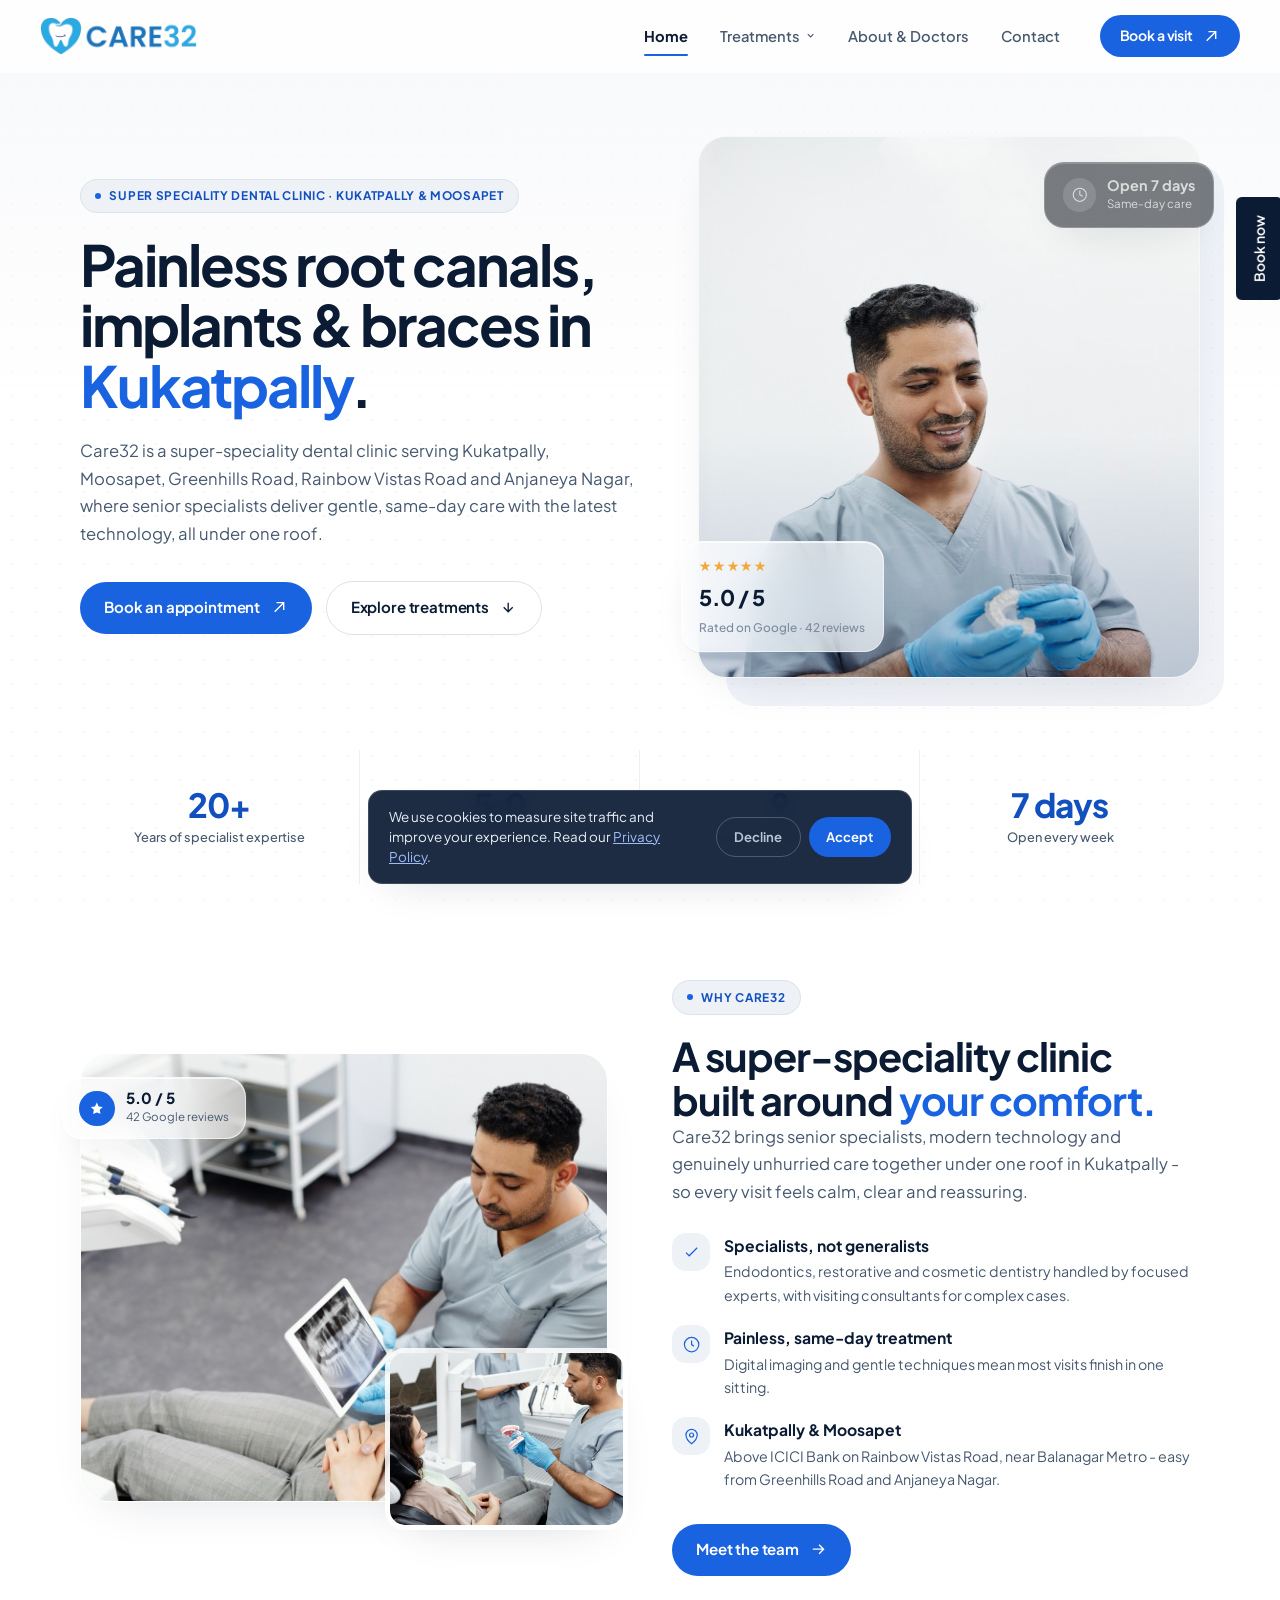
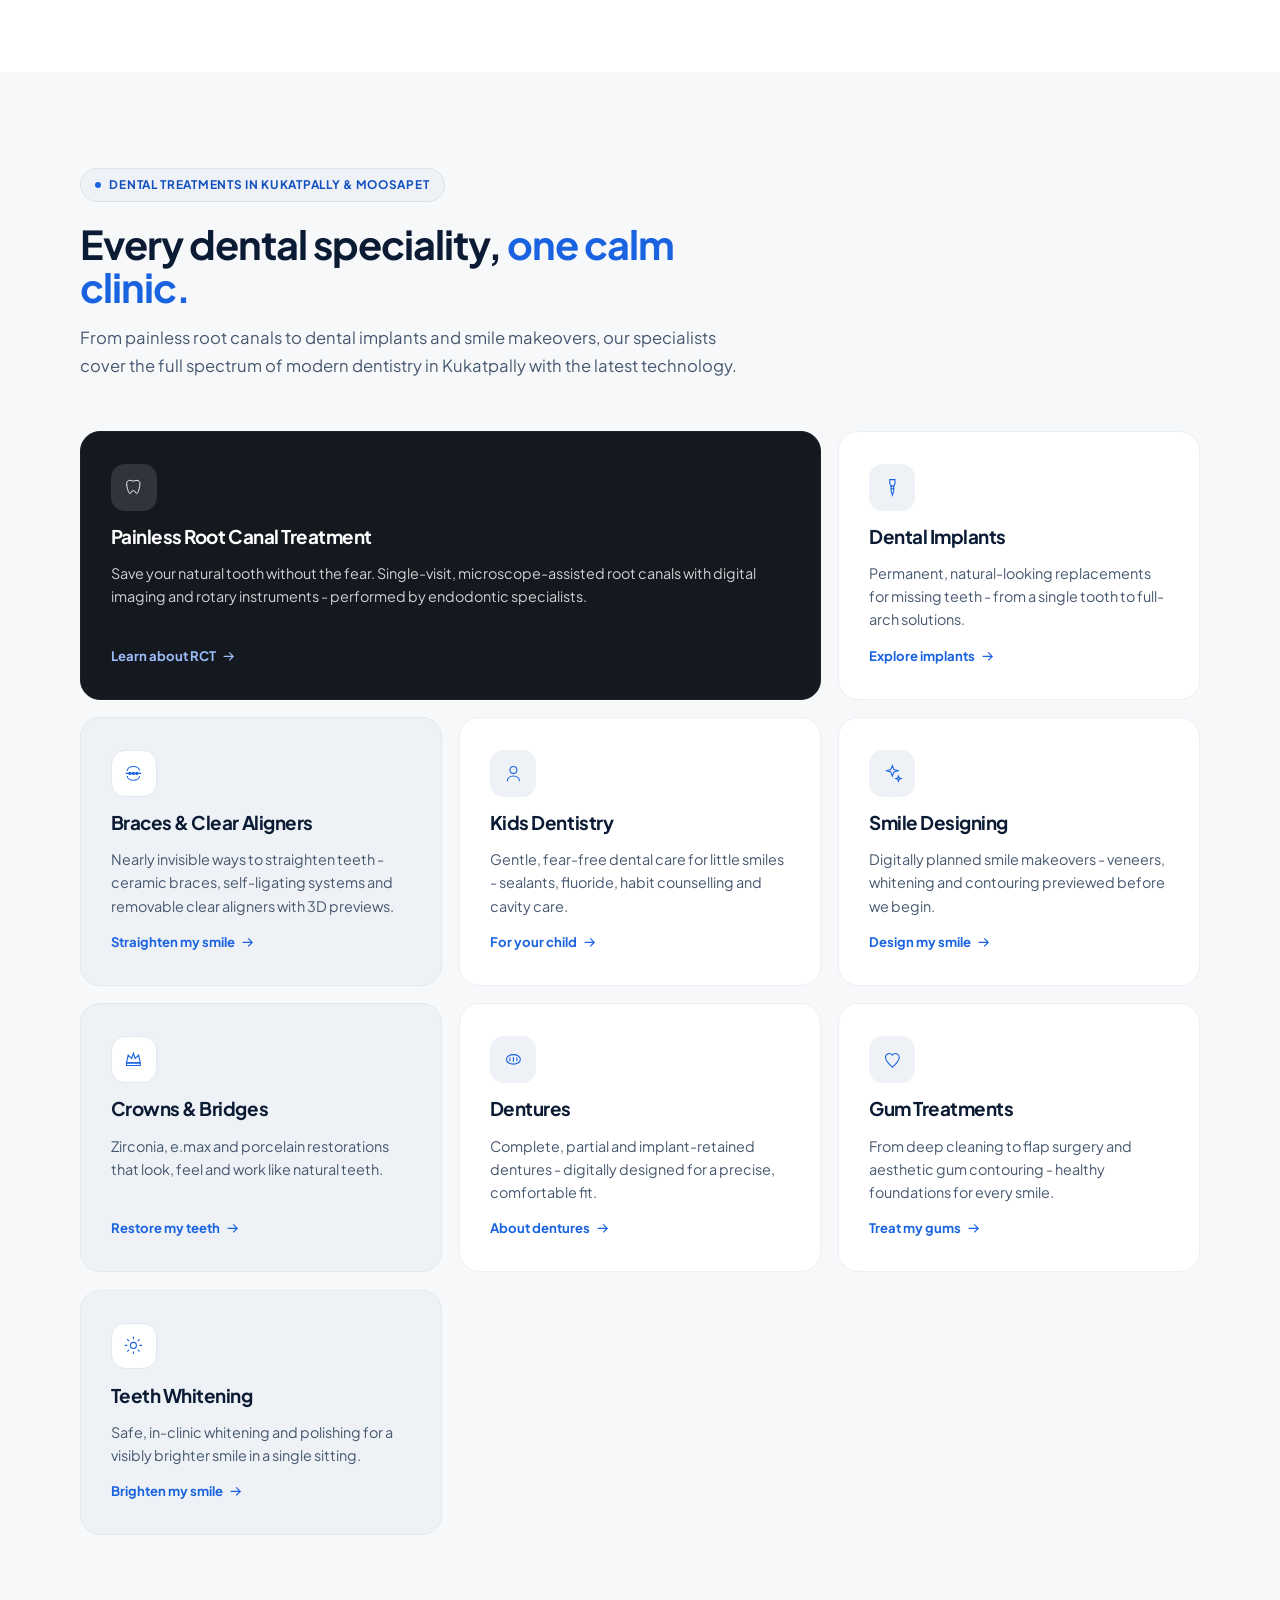
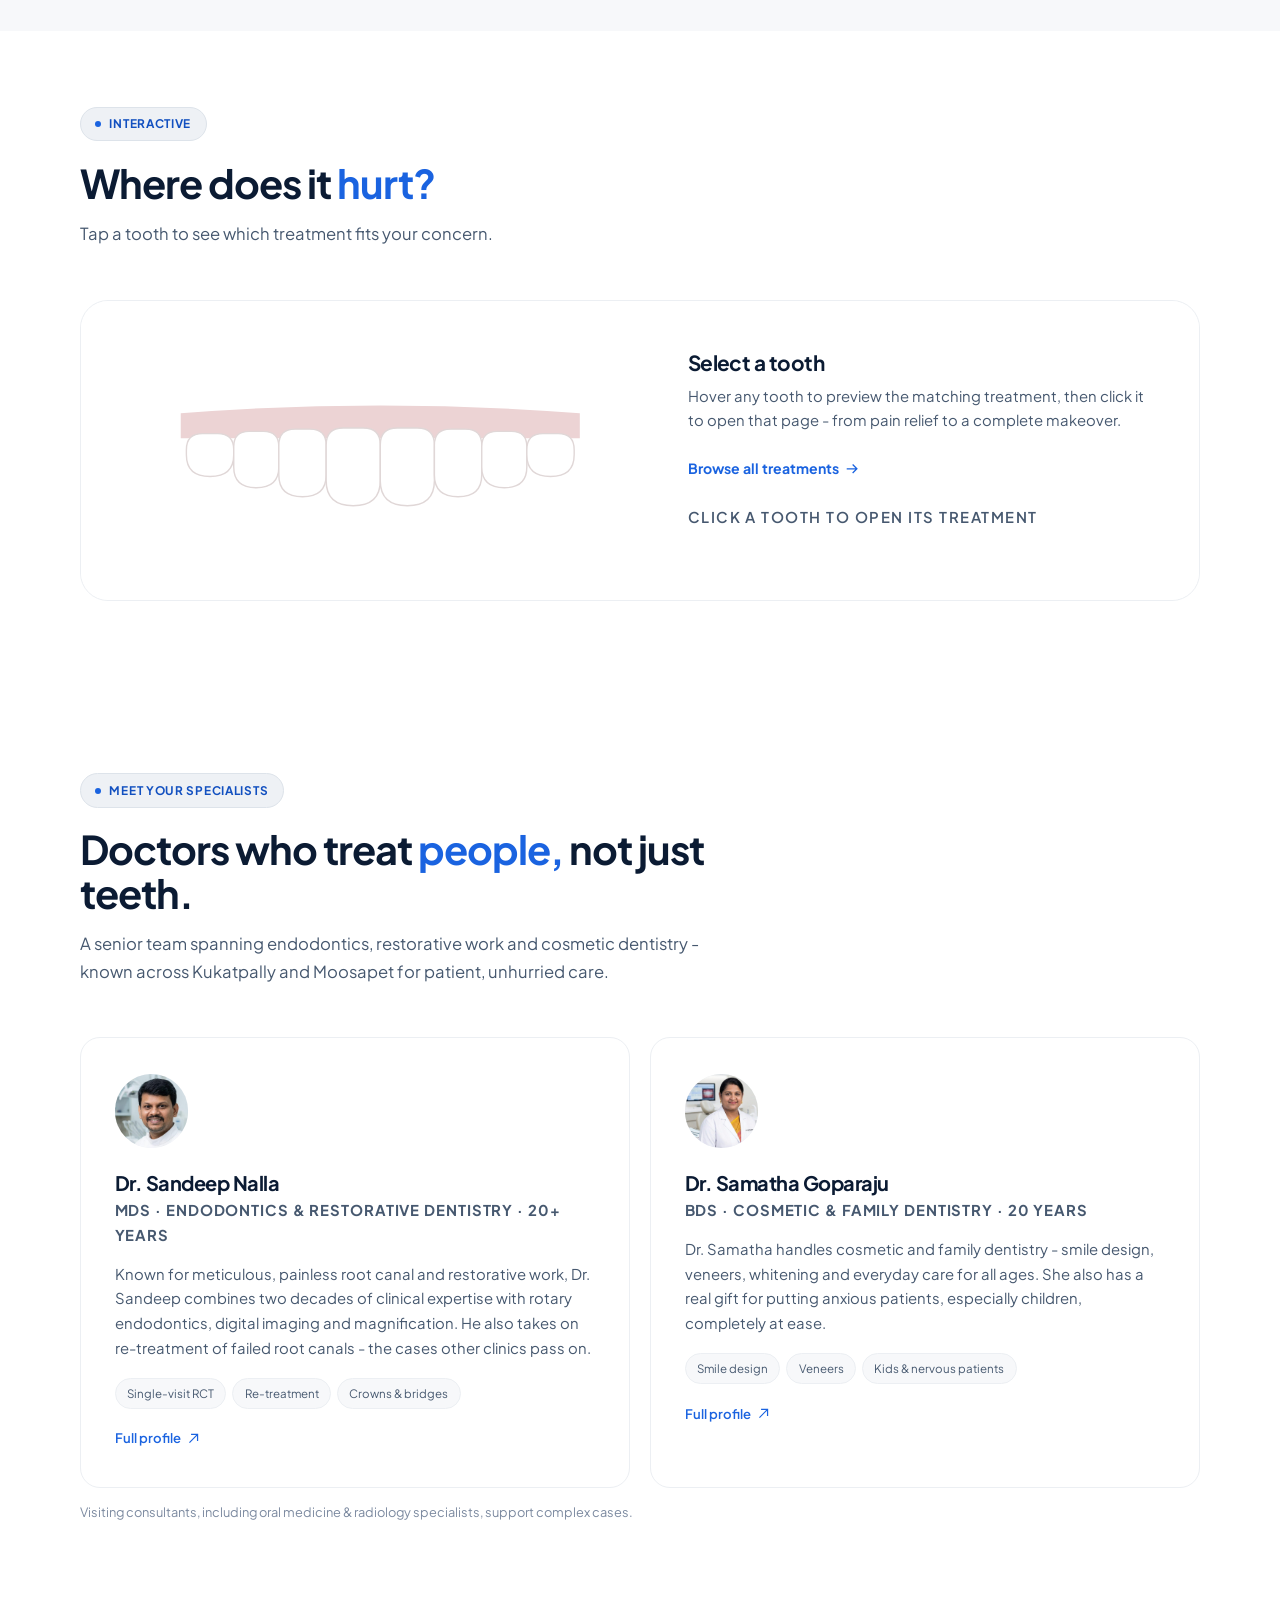
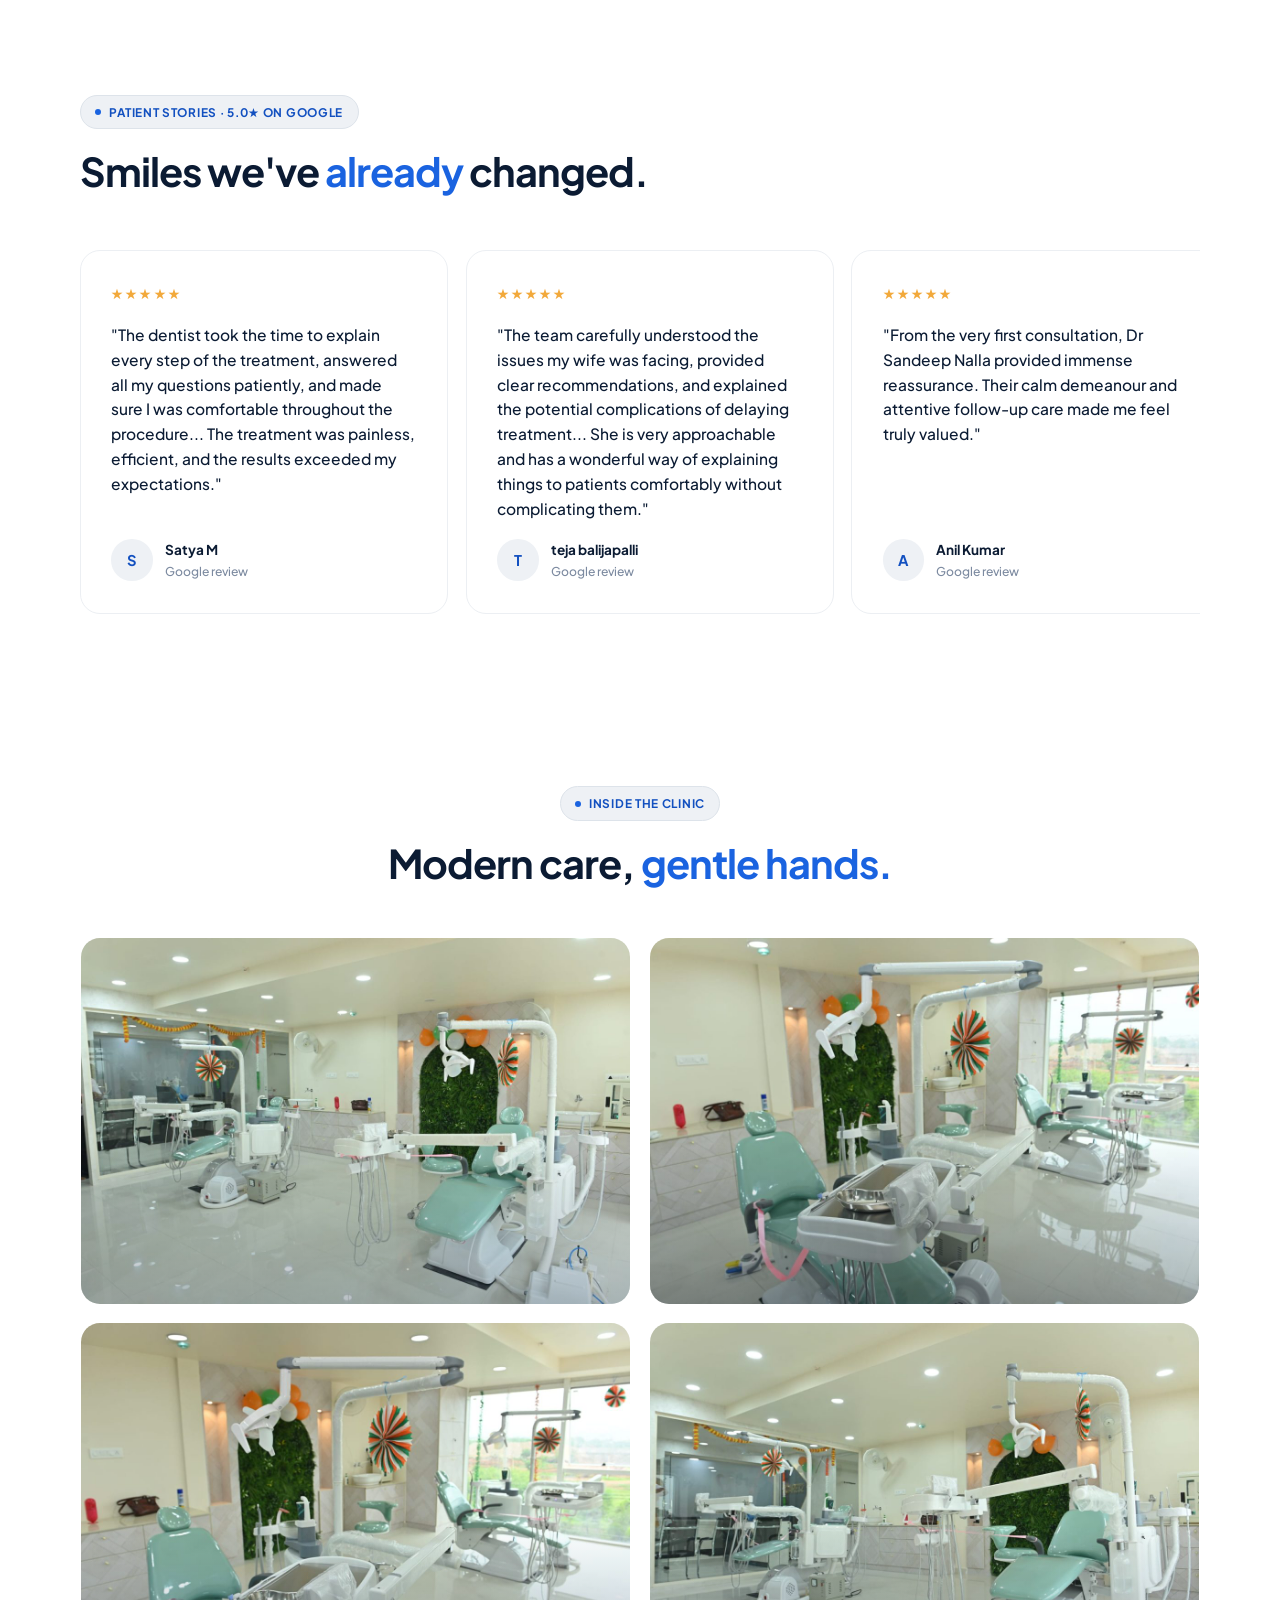
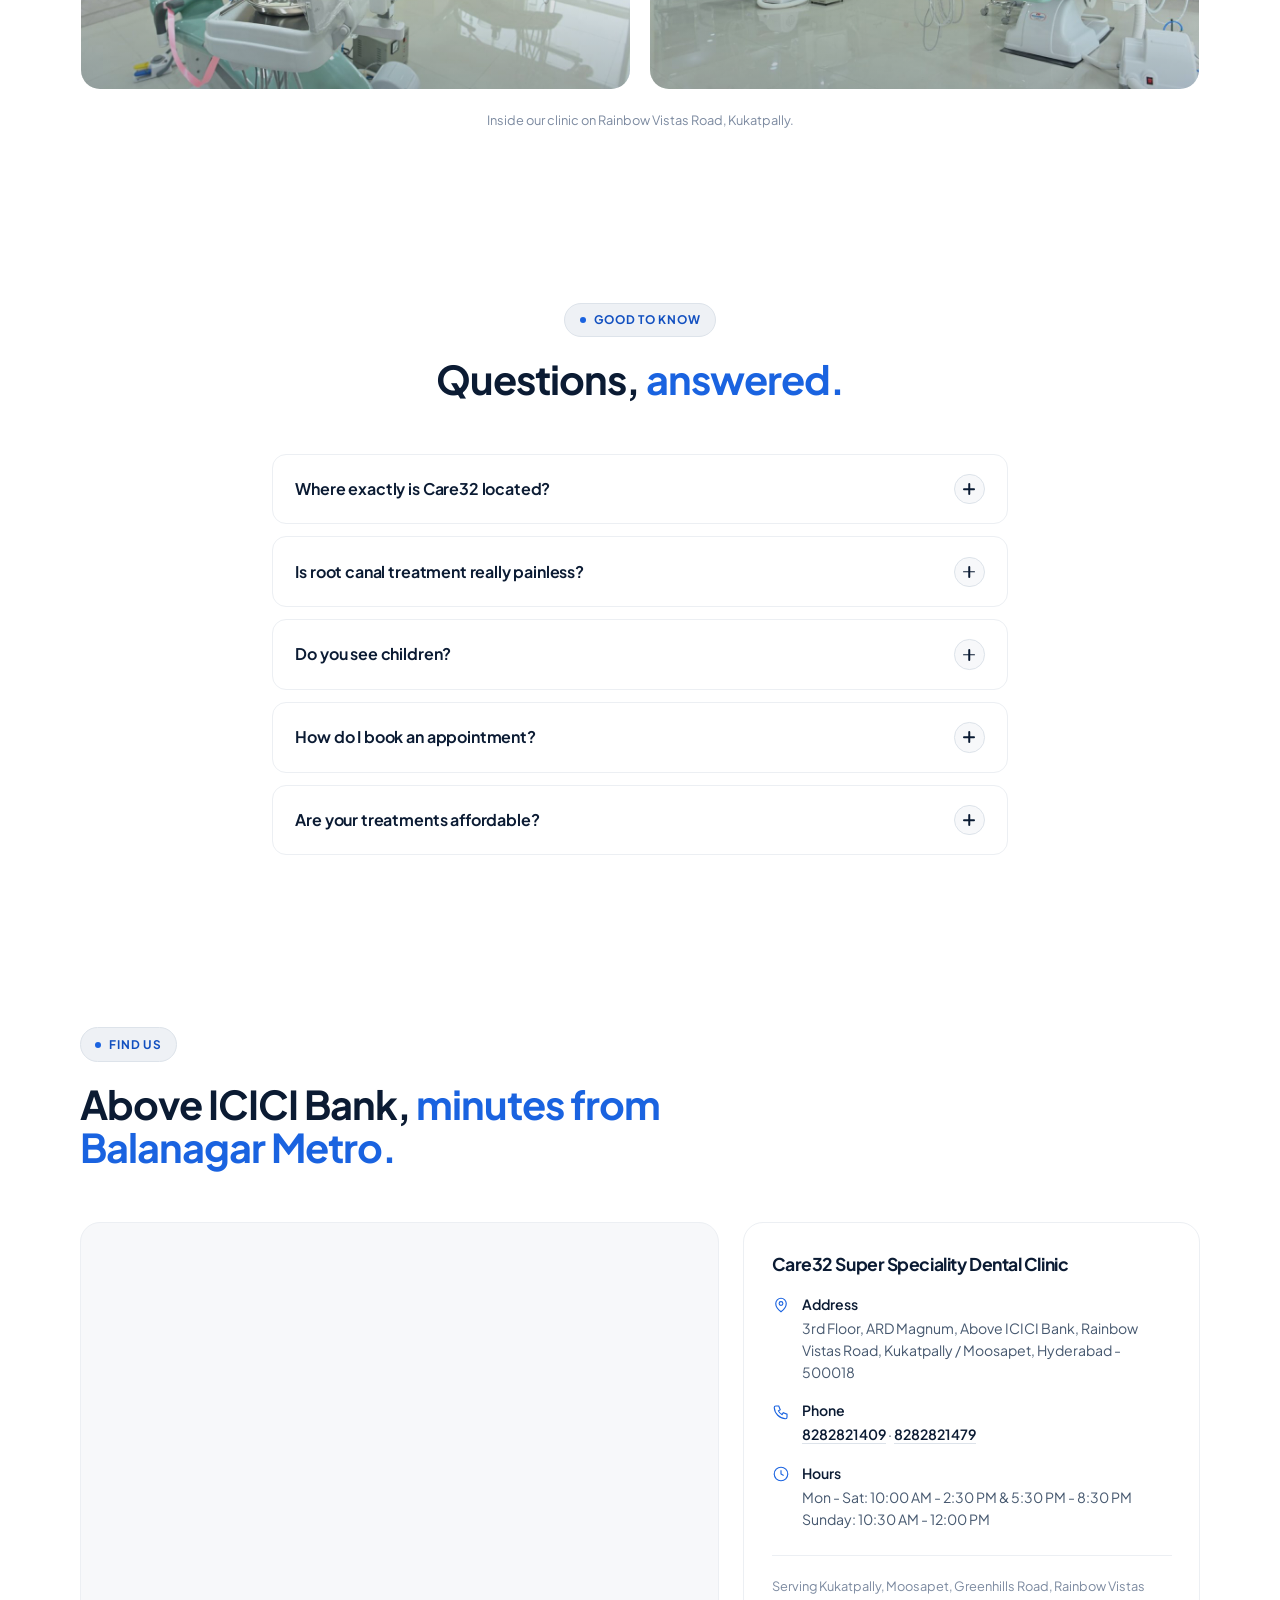
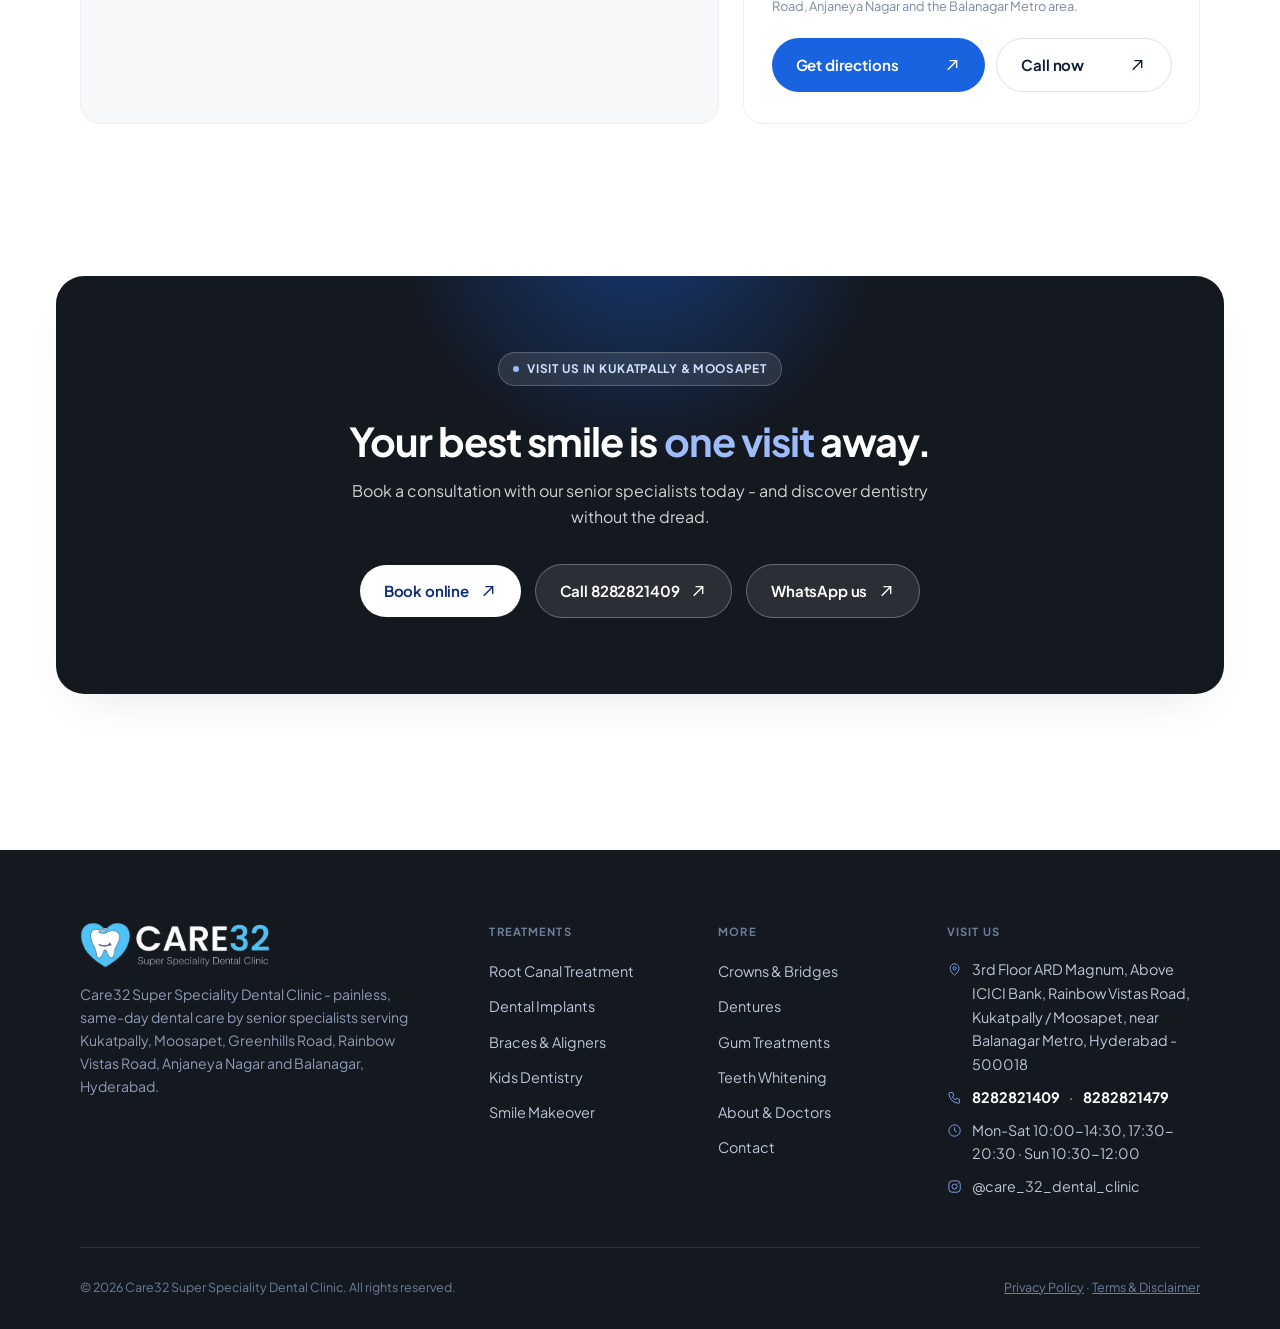
<file: website/index.html>
<!DOCTYPE html>
<html lang="en-IN">
<head>
  <meta charset="UTF-8">
  <meta name="viewport" content="width=device-width, initial-scale=1.0">
  <link rel="icon" href="favicon.svg" type="image/svg+xml">
  <link rel="mask-icon" href="favicon.svg" color="#1A63E0">
  <link rel="apple-touch-icon" href="favicon.svg">
  <!-- Google Tag Manager + GA4 (Consent Mode v2) -->
  <script>
    window.dataLayer = window.dataLayer || [];
    function gtag(){dataLayer.push(arguments);}
    (function(){var c;try{c=localStorage.getItem('care32-consent');}catch(e){}
      gtag('consent','default',{ad_storage:'denied',ad_user_data:'denied',ad_personalization:'denied',analytics_storage:(c==='granted')?'granted':'denied',wait_for_update:500});})();
    gtag('js', new Date());
    gtag('config','G-J74BWV9274');
  </script>
  <script async src="https://www.googletagmanager.com/gtag/js?id=G-J74BWV9274"></script>
  <script>(function(w,d,s,l,i){w[l]=w[l]||[];w[l].push({'gtm.start':new Date().getTime(),event:'gtm.js'});var f=d.getElementsByTagName(s)[0],j=d.createElement(s),dl=l!='dataLayer'?'&l='+l:'';j.async=true;j.src='https://www.googletagmanager.com/gtm.js?id='+i+dl;f.parentNode.insertBefore(j,f);})(window,document,'script','dataLayer','GTM-PZJP28C');</script>
  <!-- End Google Tag Manager + GA4 -->
  <title>Best Dental Clinic in Kukatpally, Hyderabad | Care32</title>
  <meta name="description" content="Care32 Super Speciality Dental Clinic in Kukatpally &amp; Moosapet, Hyderabad. Painless root canals, implants, braces & kids dentistry by senior specialists. 5★ rated. Book today.">
  <link rel="canonical" href="https://care32.co.in/">
  <meta property="og:type" content="website">
  <meta property="og:title" content="Best Dental Clinic in Kukatpally, Hyderabad | Care32">
  <meta property="og:description" content="Painless, same-day dental care by senior specialists in Kukatpally. Root canals, implants, braces, aligners & kids dentistry. 5★ rated on Google.">
  <meta property="og:url" content="https://care32.co.in/">
  <meta property="og:locale" content="en_IN">
  <meta property="og:site_name" content="Care32 Super Speciality Dental Clinic">
  <link rel="preconnect" href="https://fonts.googleapis.com">
  <link rel="preconnect" href="https://fonts.gstatic.com" crossorigin>
  <link href="https://fonts.googleapis.com/css2?family=Plus+Jakarta+Sans:wght@400;500;600;700;800&display=swap" rel="stylesheet">
  <link rel="stylesheet" href="css/styles.css?v=42">
  <script type="application/ld+json">
  {
    "@context": "https://schema.org",
    "@graph": [
      {
        "@type": "Dentist",
        "@id": "https://care32.co.in/#clinic",
        "name": "Care32 Super Speciality Dental Clinic",
        "url": "https://care32.co.in/",
        "telephone": ["+91-8282821409", "+91-8282821479"],
        "areaServed": [
          { "@type": "Place", "name": "Kukatpally, Hyderabad" },
          { "@type": "Place", "name": "Moosapet, Hyderabad" },
          { "@type": "Place", "name": "Greenhills Road, Hyderabad" },
          { "@type": "Place", "name": "Rainbow Vistas Road, Hyderabad" },
          { "@type": "Place", "name": "Anjaneya Nagar, Hyderabad" },
          { "@type": "Place", "name": "Balanagar, Hyderabad" }
        ],
        "priceRange": "₹₹",
        "image": "https://care32.co.in/assets/care32-clinic.jpg",
        "address": {
          "@type": "PostalAddress",
          "streetAddress": "3rd Floor, ARD Magnum, Above ICICI Bank, Rainbow Vistas Road",
          "addressLocality": "Kukatpally, Hyderabad",
          "addressRegion": "Telangana",
          "postalCode": "500018",
          "addressCountry": "IN"
        },
        "hasMap": "https://www.google.com/maps/search/?api=1&query=Care32+Super+Speciality+Dental+Clinic+Kukatpally+Hyderabad",
        "openingHoursSpecification": [
          { "@type": "OpeningHoursSpecification", "dayOfWeek": ["Monday","Tuesday","Wednesday","Thursday","Friday","Saturday"], "opens": "10:00", "closes": "14:30" },
          { "@type": "OpeningHoursSpecification", "dayOfWeek": ["Monday","Tuesday","Wednesday","Thursday","Friday","Saturday"], "opens": "17:30", "closes": "20:30" },
          { "@type": "OpeningHoursSpecification", "dayOfWeek": "Sunday", "opens": "10:30", "closes": "12:00" }
        ],
        "sameAs": [
          "https://www.instagram.com/care_32_dental_clinic"
        ],
        "medicalSpecialty": "Dentistry",
        "knowsAbout": ["Root Canal Treatment","Dental Implants","Dental Crowns and Bridges","Dentures","Braces and Clear Aligners","Pediatric Dentistry","Gum Disease Treatment","Teeth Whitening","Smile Makeover"],
        "aggregateRating": {
          "@type": "AggregateRating",
          "ratingValue": "5.0",
          "reviewCount": "42"
        },
        "review": [
          { "@type": "Review", "author": { "@type": "Person", "name": "Satya M" }, "reviewRating": { "@type": "Rating", "ratingValue": "5", "bestRating": "5" }, "reviewBody": "I had an excellent experience at care32 dental clinic. The entire team was professional, friendly, and welcoming. The dentist took the time to explain every step of the treatment, answered all my questions patiently, and made sure I was comfortable throughout the procedure. The clinic was exceptionally clean, modern, and well-equipped. The treatment was painless, efficient, and the results exceeded my expectations." },
          { "@type": "Review", "author": { "@type": "Person", "name": "teja balijapalli" }, "reviewRating": { "@type": "Rating", "ratingValue": "5", "bestRating": "5" }, "reviewBody": "During our first visit to the clinic, we received exceptional attention to detail and care. The team carefully understood the issues my wife was facing, provided clear recommendations, and explained the potential complications of delaying treatment. My entire family and extended family became Dr. Samatha's patients. She is very approachable and has a wonderful way of explaining things to patients comfortably without complicating them." },
          { "@type": "Review", "author": { "@type": "Person", "name": "Anil Kumar" }, "reviewRating": { "@type": "Rating", "ratingValue": "5", "bestRating": "5" }, "reviewBody": "From the very first consultation, Dr Sandeep Nalla provided immense reassurance. Their calm demeanour and attentive follow-up care made me feel truly valued." },
          { "@type": "Review", "author": { "@type": "Person", "name": "Ajay Goyal" }, "reviewRating": { "@type": "Rating", "ratingValue": "5", "bestRating": "5" }, "reviewBody": "I had an excellent experience with Care 32 clinic. The clinic is very clean, well-organized, and equipped with modern technology. The staff is also very friendly and supportive. I truly appreciate the care and attention I received and would highly recommend to anyone looking for a skilled and caring dentist." }
        ]
      },
      {
        "@type": "WebSite",
        "@id": "https://care32.co.in/#website",
        "url": "https://care32.co.in/",
        "name": "Care32 Super Speciality Dental Clinic",
        "publisher": { "@id": "https://care32.co.in/#clinic" }
      },
      {
        "@type": "FAQPage",
        "mainEntity": [
          {
            "@type": "Question",
            "name": "Where is Care32 Super Speciality Dental Clinic located?",
            "acceptedAnswer": { "@type": "Answer", "text": "Care32 is on the 3rd floor of ARD Magnum, above ICICI Bank, on Rainbow Vistas Road, Kukatpally, Hyderabad - 500018. We are a short ride from Balanagar Metro Station and easily reachable from Moosapet, KPHB and Borabanda." }
          },
          {
            "@type": "Question",
            "name": "Is root canal treatment at Care32 painless?",
            "acceptedAnswer": { "@type": "Answer", "text": "Yes. Our endodontic specialists use modern local anaesthesia, rotary instruments and digital imaging so most patients feel no pain during the procedure - many root canals are completed in a single visit." }
          },
          {
            "@type": "Question",
            "name": "Do you treat children at Care32?",
            "acceptedAnswer": { "@type": "Answer", "text": "Yes. Care32 offers dedicated kids dentistry - gentle check-ups, fluoride treatments, sealants, cavity care and habit counselling in a child-friendly environment designed to remove fear of the dentist." }
          },
          {
            "@type": "Question",
            "name": "How do I book an appointment at Care32?",
            "acceptedAnswer": { "@type": "Answer", "text": "Call or WhatsApp us on 8282821409 and our team will confirm a slot the same day. Walk-ins are also welcome, though booked patients are seen first." }
          },
          {
            "@type": "Question",
            "name": "Which dental treatments does Care32 offer?",
            "acceptedAnswer": { "@type": "Answer", "text": "Care32 offers painless root canal treatment, dental implants, crowns and bridges, dentures, braces and clear aligners, kids dentistry, gum disease treatment, teeth whitening and complete smile makeovers - all under one roof in Kukatpally." }
          }
        ]
      }
    ]
  }
  </script>
</head>
<body>
  <!-- Google Tag Manager (noscript) -->
  <noscript><iframe src="https://www.googletagmanager.com/ns.html?id=GTM-PZJP28C" height="0" width="0" style="display:none;visibility:hidden"></iframe></noscript>
  <!-- End Google Tag Manager (noscript) -->
  <!-- NAV -->
  <header class="nav-wrap">
    <nav class="nav" aria-label="Primary">
      <a class="nav-logo" href="index.html" aria-label="Care32 Super Speciality Dental Clinic home"><img src="assets/img/logo-care32.png?v=1" alt="Care32 Super Speciality Dental Clinic" width="660" height="160" fetchpriority="high"></a>
      <div class="nav-links">
        <a href="index.html" aria-current="page">Home</a>
        <div class="nav-dd">
          <button class="nav-dd-trigger" aria-expanded="false" aria-haspopup="true">Treatments
            <svg viewBox="0 0 16 16" fill="none" stroke="currentColor" stroke-width="1.6" aria-hidden="true"><path d="M4 6l4 4 4-4"/></svg>
          </button>
          <div class="nav-dd-menu" role="menu">
            <a href="treatments/root-canal-treatment.html" role="menuitem">Root Canal Treatment</a>
            <a href="treatments/dental-implants.html" role="menuitem">Dental Implants</a>
            <a href="treatments/braces-and-clear-aligners.html" role="menuitem">Braces &amp; Clear Aligners</a>
            <a href="treatments/kids-dentistry.html" role="menuitem">Kids Dentistry</a>
            <a href="treatments/smile-makeover.html" role="menuitem">Smile Makeover</a>
            <a href="treatments/dental-crowns-and-bridges.html" role="menuitem">Crowns &amp; Bridges</a>
            <a href="treatments/dentures.html" role="menuitem">Dentures</a>
            <a href="treatments/gum-disease-treatment.html" role="menuitem">Gum Treatments</a>
            <a href="treatments/teeth-whitening.html" role="menuitem">Teeth Whitening</a>
            <a class="nav-dd-all" href="index.html#treatments" role="menuitem">View all treatments
              <svg viewBox="0 0 16 16" fill="none" stroke="currentColor" stroke-width="1.6" aria-hidden="true"><path d="M2 8h12M9 3l5 5-5 5"/></svg>
            </a>
          </div>
        </div>
        <a href="about.html">About&nbsp;&amp;&nbsp;Doctors</a>
        <a href="contact.html">Contact</a>
      </div>
      <a class="btn btn-primary nav-cta" href="https://care32.setmore.com/" target="_blank" rel="noopener">
        Book a visit
        <span class="btn-orb"><svg viewBox="0 0 16 16" fill="none" stroke="currentColor" stroke-width="1.5"><path d="M3 13L13 3M5 3h8v8"/></svg></span>
      </a>
      <button class="nav-burger" aria-label="Open menu" aria-expanded="false"><span></span><span></span></button>
    </nav>
  </header>

  <!-- FULLSCREEN MENU -->
  <div class="menu-overlay">
    <nav aria-label="Mobile">
      <a href="index.html" aria-current="page"><small>01</small> Home</a>
      <a href="index.html#treatments"><small>02</small> Treatments</a>
      <div class="menu-treat">
        <a href="treatments/root-canal-treatment.html">Root Canal</a>
        <a href="treatments/dental-implants.html">Dental Implants</a>
        <a href="treatments/braces-and-clear-aligners.html">Braces &amp; Aligners</a>
        <a href="treatments/kids-dentistry.html">Kids Dentistry</a>
        <a href="treatments/smile-makeover.html">Smile Makeover</a>
        <a href="treatments/dental-crowns-and-bridges.html">Crowns &amp; Bridges</a>
        <a href="treatments/dentures.html">Dentures</a>
        <a href="treatments/gum-disease-treatment.html">Gum Treatments</a>
        <a href="treatments/teeth-whitening.html">Teeth Whitening</a>
      </div>
      <a href="about.html"><small>03</small> About &amp; Doctors</a>
      <a href="contact.html"><small>04</small> Contact</a>
      <a href="tel:+918282821409"><small>05</small> Book a visit</a>
    </nav>
    <div class="menu-meta">
      3rd Floor ARD Magnum, Rainbow Vistas Road, Kukatpally / Moosapet · <a href="tel:+918282821409">8282821409</a> · <a href="tel:+918282821479">8282821479</a>
    </div>
  </div>

  <main>
    <!-- HERO -->
    <section class="hero">
      <div class="container">
        <div class="hero-grid">
          <div>
            <p class="eyebrow" data-reveal>Super Speciality Dental Clinic · Kukatpally &amp; Moosapet</p>
            <h1 data-reveal>Painless root canals, implants &amp; braces in <em>Kukatpally</em>.</h1>
            <p class="lede" data-reveal>Care32 is a super-speciality dental clinic serving Kukatpally, Moosapet, Greenhills Road, Rainbow Vistas Road and Anjaneya Nagar, where senior specialists deliver gentle, same-day care with the latest technology, all under one roof.</p>
            <div class="hero-actions" data-reveal>
              <a class="btn btn-primary" href="https://care32.setmore.com/" target="_blank" rel="noopener">
                Book an appointment
                <span class="btn-orb"><svg viewBox="0 0 16 16" fill="none" stroke="currentColor" stroke-width="1.5"><path d="M3 13L13 3M5 3h8v8"/></svg></span>
              </a>
              <a class="btn btn-ghost" href="index.html#treatments">
                Explore treatments
                <span class="btn-orb"><svg viewBox="0 0 16 16" fill="none" stroke="currentColor" stroke-width="1.5"><path d="M8 3v10M3 8l5 5 5-5"/></svg></span>
              </a>
            </div>
          </div>
          <div class="hero-visual" data-reveal>
            <div class="hero-blob" aria-hidden="true"></div>
            <div class="hero-photo">
              <img src="assets/img/hero.jpg?v=6" width="933" height="1400" alt="Friendly dentist at Care32 Super Speciality Dental Clinic, Kukatpally" fetchpriority="high">
            </div>
            <div class="hero-rating">
              <span class="stars" aria-hidden="true">★★★★★</span>
              <strong>5.0 / 5</strong>
              <span>Rated on Google · 42 reviews</span>
            </div>
            <div class="hero-statchip">
              <span class="hs-ico"><svg viewBox="0 0 24 24" fill="none" stroke="currentColor" stroke-width="1.4"><path d="M12 6v6l4 2"/><circle cx="12" cy="12" r="9"/></svg></span>
              <span><strong>Open 7 days</strong><span>Same-day care</span></span>
            </div>
          </div>
        </div>
      </div>
    </section>

    <!-- TRUST / STAT BAND -->
    <section class="trust-band">
      <div class="container">
        <div class="trust-grid" data-reveal-group>
          <div data-reveal><strong><span data-count="20" data-suffix="+">0</span></strong><p>Years of specialist expertise</p></div>
          <div data-reveal><strong><span data-count="5" data-suffix=".0">0</span></strong><p>Average Google rating</p></div>
          <div data-reveal><strong>9</strong><p>Specialities under one roof</p></div>
          <div data-reveal><strong>7 days</strong><p>Open every week</p></div>
        </div>
      </div>
    </section>

    <!-- ABOUT -->
    <section class="section" id="about">
      <div class="container">
        <div class="about-split">
          <div class="about-media" data-reveal>
            <div class="am-main"><img src="assets/img/clinic-room.jpg?v=6" width="1400" height="933" alt="Care32 dentist reviewing a dental X-ray with a patient in Kukatpally" loading="lazy"></div>
            <div class="am-sub"><img src="assets/img/clinic-imaging.jpg?v=6" width="733" height="1100" alt="Dentist explaining treatment with a dental model at Care32" loading="lazy"></div>
            <div class="about-badge">
              <span class="ab-ico"><svg viewBox="0 0 24 24" fill="currentColor" aria-hidden="true"><path d="M12 3.5l2.5 5.2 5.7.7-4.2 3.9 1.1 5.6L12 16.9 6.9 19l1.1-5.6L3.8 9.4l5.7-.7z"/></svg></span>
              <span><strong>5.0 / 5</strong><span>42 Google reviews</span></span>
            </div>
          </div>
          <div data-reveal>
            <p class="eyebrow">Why Care32</p>
            <h2>A super-speciality clinic built around <em>your comfort.</em></h2>
            <p class="lede">Care32 brings senior specialists, modern technology and genuinely unhurried care together under one roof in Kukatpally - so every visit feels calm, clear and reassuring.</p>
            <ul class="about-points">
              <li>
                <span class="ap-ico"><svg viewBox="0 0 24 24" fill="none" stroke="currentColor" stroke-width="1.5"><path d="M5 12l4 4L19 6"/></svg></span>
                <span><strong>Specialists, not generalists</strong><span>Endodontics, restorative and cosmetic dentistry handled by focused experts, with visiting consultants for complex cases.</span></span>
              </li>
              <li>
                <span class="ap-ico"><svg viewBox="0 0 24 24" fill="none" stroke="currentColor" stroke-width="1.5"><circle cx="12" cy="12" r="9"/><path d="M12 7v5l3 2"/></svg></span>
                <span><strong>Painless, same-day treatment</strong><span>Digital imaging and gentle techniques mean most visits finish in one sitting.</span></span>
              </li>
              <li>
                <span class="ap-ico"><svg viewBox="0 0 24 24" fill="none" stroke="currentColor" stroke-width="1.5"><path d="M12 21s-7-5.2-7-11a7 7 0 0 1 14 0c0 5.8-7 11-7 11z"/><circle cx="12" cy="10" r="2.5"/></svg></span>
                <span><strong>Kukatpally &amp; Moosapet</strong><span>Above ICICI Bank on Rainbow Vistas Road, near Balanagar Metro - easy from Greenhills Road and Anjaneya Nagar.</span></span>
              </li>
            </ul>
            <div class="hero-actions" style="margin-top:2rem;">
              <a class="btn btn-primary" href="about.html">Meet the team <span class="btn-orb"><svg viewBox="0 0 16 16" fill="none" stroke="currentColor" stroke-width="1.5"><path d="M2 8h12M9 3l5 5-5 5"/></svg></span></a>
            </div>
          </div>
        </div>
      </div>
    </section>


    <!-- TREATMENTS BENTO -->
    <section class="section" id="treatments">
      <div class="container">
        <div class="section-head" data-reveal>
          <p class="eyebrow">Dental treatments in Kukatpally &amp; Moosapet</p>
          <h2>Every dental speciality, <em>one calm clinic.</em></h2>
          <p class="lede">From painless root canals to dental implants and smile makeovers, our specialists cover the full spectrum of modern dentistry in Kukatpally with the latest technology.</p>
        </div>
        <div class="bento" data-reveal-group>
          <a class="bento-card span-8 dark" href="treatments/root-canal-treatment.html" data-reveal>
            <div class="bento-core" data-spot>
              <div class="bento-icon"><svg viewBox="0 0 24 24" fill="none" stroke="currentColor" stroke-width="1.25"><path d="M7 3c2 0 3 1 5 1s3-1 5-1c2.5 0 4 2 4 4.5C21 12 18.5 21 16.5 21c-1.5 0-1.5-4-4.5-4s-3 4-4.5 4C5.5 21 3 12 3 7.5 3 5 4.5 3 7 3z" transform="scale(0.85) translate(2 1.5)"/></svg></div>
              <h3>Painless Root Canal Treatment</h3>
              <p>Save your natural tooth without the fear. Single-visit, microscope-assisted root canals with digital imaging and rotary instruments - performed by endodontic specialists.</p>
              <span class="bento-go">Learn about RCT <svg viewBox="0 0 16 16" fill="none" stroke="currentColor" stroke-width="1.5"><path d="M2 8h12M9 3l5 5-5 5"/></svg></span>
            </div>
          </a>
          <a class="bento-card span-4" href="treatments/dental-implants.html" data-reveal>
            <div class="bento-core" data-spot>
              <div class="bento-icon"><svg viewBox="0 0 24 24" fill="none" stroke="currentColor" stroke-width="1.25"><path d="M9 3h6v5l-1.5 2v6L12 21l-1.5-5v-6L9 8z"/><path d="M9.5 10.5h5M10 13.5h4"/></svg></div>
              <h3>Dental Implants</h3>
              <p>Permanent, natural-looking replacements for missing teeth - from a single tooth to full-arch solutions.</p>
              <span class="bento-go">Explore implants <svg viewBox="0 0 16 16" fill="none" stroke="currentColor" stroke-width="1.5"><path d="M2 8h12M9 3l5 5-5 5"/></svg></span>
            </div>
          </a>
          <a class="bento-card span-4 minted" href="treatments/braces-and-clear-aligners.html" data-reveal>
            <div class="bento-core" data-spot>
              <div class="bento-icon"><svg viewBox="0 0 24 24" fill="none" stroke="currentColor" stroke-width="1.25"><path d="M3 12h18M5 9c0-3 3-5 7-5s7 2 7 5M5 15c0 3 3 5 7 5s7-2 7-5"/><circle cx="8" cy="12" r="1.2"/><circle cx="12" cy="12" r="1.2"/><circle cx="16" cy="12" r="1.2"/></svg></div>
              <h3>Braces &amp; Clear Aligners</h3>
              <p>Nearly invisible ways to straighten teeth - ceramic braces, self-ligating systems and removable clear aligners with 3D previews.</p>
              <span class="bento-go">Straighten my smile <svg viewBox="0 0 16 16" fill="none" stroke="currentColor" stroke-width="1.5"><path d="M2 8h12M9 3l5 5-5 5"/></svg></span>
            </div>
          </a>
          <a class="bento-card span-4" href="treatments/kids-dentistry.html" data-reveal>
            <div class="bento-core" data-spot>
              <div class="bento-icon"><svg viewBox="0 0 24 24" fill="none" stroke="currentColor" stroke-width="1.25"><circle cx="12" cy="8" r="4"/><path d="M5 21c0-3.5 3-6 7-6s7 2.5 7 6"/></svg></div>
              <h3>Kids Dentistry</h3>
              <p>Gentle, fear-free dental care for little smiles - sealants, fluoride, habit counselling and cavity care.</p>
              <span class="bento-go">For your child <svg viewBox="0 0 16 16" fill="none" stroke="currentColor" stroke-width="1.5"><path d="M2 8h12M9 3l5 5-5 5"/></svg></span>
            </div>
          </a>
          <a class="bento-card span-4" href="treatments/smile-makeover.html" data-reveal>
            <div class="bento-core" data-spot>
              <div class="bento-icon"><svg viewBox="0 0 24 24" fill="none" stroke="currentColor" stroke-width="1.25"><path d="M12 3l1.8 4.6L18.5 9l-4.7 1.4L12 15l-1.8-4.6L5.5 9l4.7-1.4z"/><path d="M19 15l.9 2.3 2.1.7-2.1.7L19 21l-.9-2.3-2.1-.7 2.1-.7z"/></svg></div>
              <h3>Smile Designing</h3>
              <p>Digitally planned smile makeovers - veneers, whitening and contouring previewed before we begin.</p>
              <span class="bento-go">Design my smile <svg viewBox="0 0 16 16" fill="none" stroke="currentColor" stroke-width="1.5"><path d="M2 8h12M9 3l5 5-5 5"/></svg></span>
            </div>
          </a>
          <a class="bento-card span-4 minted" href="treatments/dental-crowns-and-bridges.html" data-reveal>
            <div class="bento-core" data-spot>
              <div class="bento-icon"><svg viewBox="0 0 24 24" fill="none" stroke="currentColor" stroke-width="1.25"><path d="M4 16l2-9 4 4 2-6 2 6 4-4 2 9z"/><path d="M4 16h16v3H4z"/></svg></div>
              <h3>Crowns &amp; Bridges</h3>
              <p>Zirconia, e.max and porcelain restorations that look, feel and work like natural teeth.</p>
              <span class="bento-go">Restore my teeth <svg viewBox="0 0 16 16" fill="none" stroke="currentColor" stroke-width="1.5"><path d="M2 8h12M9 3l5 5-5 5"/></svg></span>
            </div>
          </a>
          <a class="bento-card span-4" href="treatments/dentures.html" data-reveal>
            <div class="bento-core" data-spot>
              <div class="bento-icon"><svg viewBox="0 0 24 24" fill="none" stroke="currentColor" stroke-width="1.25"><path d="M4 12a8 5.5 0 0 1 16 0 8 5.5 0 0 1-16 0z"/><path d="M8 9.8v4.4M12 9.2v5.6M16 9.8v4.4"/></svg></div>
              <h3>Dentures</h3>
              <p>Complete, partial and implant-retained dentures - digitally designed for a precise, comfortable fit.</p>
              <span class="bento-go">About dentures <svg viewBox="0 0 16 16" fill="none" stroke="currentColor" stroke-width="1.5"><path d="M2 8h12M9 3l5 5-5 5"/></svg></span>
            </div>
          </a>
          <a class="bento-card span-4" href="treatments/gum-disease-treatment.html" data-reveal>
            <div class="bento-core" data-spot>
              <div class="bento-icon"><svg viewBox="0 0 24 24" fill="none" stroke="currentColor" stroke-width="1.25"><path d="M12 21C7 16.5 4 13 4 9.5A4.5 4.5 0 0 1 12 7a4.5 4.5 0 0 1 8 2.5c0 3.5-3 7-8 11.5z"/></svg></div>
              <h3>Gum Treatments</h3>
              <p>From deep cleaning to flap surgery and aesthetic gum contouring - healthy foundations for every smile.</p>
              <span class="bento-go">Treat my gums <svg viewBox="0 0 16 16" fill="none" stroke="currentColor" stroke-width="1.5"><path d="M2 8h12M9 3l5 5-5 5"/></svg></span>
            </div>
          </a>
          <a class="bento-card span-4 minted" href="treatments/teeth-whitening.html" data-reveal>
            <div class="bento-core" data-spot>
              <div class="bento-icon"><svg viewBox="0 0 24 24" fill="none" stroke="currentColor" stroke-width="1.25"><path d="M12 2v3M12 19v3M2 12h3M19 12h3M4.9 4.9l2.1 2.1M17 17l2.1 2.1M19.1 4.9L17 7M7 17l-2.1 2.1"/><circle cx="12" cy="12" r="3.5"/></svg></div>
              <h3>Teeth Whitening</h3>
              <p>Safe, in-clinic whitening and polishing for a visibly brighter smile in a single sitting.</p>
              <span class="bento-go">Brighten my smile <svg viewBox="0 0 16 16" fill="none" stroke="currentColor" stroke-width="1.5"><path d="M2 8h12M9 3l5 5-5 5"/></svg></span>
            </div>
          </a>
        </div>
      </div>
    </section>

    <!-- SMILE EXPLORER -->
    <section class="section-tight">
      <div class="container">
        <div class="section-head" data-reveal>
          <p class="eyebrow">Interactive</p>
          <h2>Where does it <em>hurt?</em></h2>
          <p class="lede">Tap a tooth to see which treatment fits your concern.</p>
        </div>
        <div class="smile-wrap" data-reveal>
          <div class="smile-core">
            <svg class="smile-svg" data-smile viewBox="0 0 460 150" role="img" aria-label="Interactive smile diagram, select a tooth to explore treatments">
              <path class="gum" d="M53 64 L53 42 Q230 28 407 42 L407 64 Z"/>
              <g class="teeth">
                <path class="tooth" d="M58.0 74.3 Q58.0 60 72.3 60 L85.7 60 Q100.0 60 100.0 74.3 L100.0 78.7 Q100.0 98 79.0 98 Q58.0 98 58.0 78.7 Z" tabindex="0" role="link" aria-label="Dental Implants" data-title="Dental Implants" data-text="A missing back tooth? An implant restores full chewing power with a permanent titanium root and a natural-looking crown." data-href="treatments/dental-implants.html"/>
                <path class="tooth" d="M100.0 71.6 Q100.0 58 113.6 58 L126.4 58 Q140.0 58 140.0 71.6 L140.0 89.6 Q140.0 108 120.0 108 Q100.0 108 100.0 89.6 Z" tabindex="0" role="link" aria-label="Root Canal Treatment" data-title="Root Canal Treatment" data-text="Deep, throbbing pain or lingering sensitivity to hot and cold usually means the nerve is infected. A painless RCT saves the tooth, often in one visit." data-href="treatments/root-canal-treatment.html"/>
                <path class="tooth" d="M140.0 70.3 Q140.0 56 154.3 56 L167.7 56 Q182.0 56 182.0 70.3 L182.0 96.7 Q182.0 116 161.0 116 Q140.0 116 140.0 96.7 Z" tabindex="0" role="link" aria-label="Crowns &amp; Bridges" data-title="Crowns &amp; Bridges" data-text="A cracked, weak or heavily filled tooth needs protection. A zirconia or e.max crown restores its strength and beauty." data-href="treatments/dental-crowns-and-bridges.html"/>
                <path class="tooth" d="M182.0 70 Q182.0 55 197.0 55 L215.0 55 Q230.0 55 230.0 70 L230.0 101.9 Q230.0 124 206.0 124 Q182.0 124 182.0 101.9 Z" tabindex="0" role="link" aria-label="Teeth Whitening" data-title="Teeth Whitening" data-text="Yellowing or stained front teeth? Safe in-clinic whitening brightens your smile by several shades in a single sitting." data-href="treatments/teeth-whitening.html"/>
                <path class="tooth" d="M230.0 70 Q230.0 55 245.0 55 L263.0 55 Q278.0 55 278.0 70 L278.0 101.9 Q278.0 124 254.0 124 Q230.0 124 230.0 101.9 Z" tabindex="0" role="link" aria-label="Smile Makeover" data-title="Smile Makeover" data-text="Chips, gaps or uneven front teeth can be transformed with digitally designed veneers and contouring." data-href="treatments/smile-makeover.html"/>
                <path class="tooth" d="M278.0 70.3 Q278.0 56 292.3 56 L305.7 56 Q320.0 56 320.0 70.3 L320.0 96.7 Q320.0 116 299.0 116 Q278.0 116 278.0 96.7 Z" tabindex="0" role="link" aria-label="Braces &amp; Clear Aligners" data-title="Braces &amp; Clear Aligners" data-text="Crowded or crooked teeth? Clear aligners straighten them almost invisibly, with a digital preview of your final smile." data-href="treatments/braces-and-clear-aligners.html"/>
                <path class="tooth" d="M320.0 71.6 Q320.0 58 333.6 58 L346.4 58 Q360.0 58 360.0 71.6 L360.0 89.6 Q360.0 108 340.0 108 Q320.0 108 320.0 89.6 Z" tabindex="0" role="link" aria-label="Gum Treatments" data-title="Gum Treatments" data-text="Bleeding gums, bad breath or receding gums are signs of gum disease. Early treatment keeps your foundations healthy." data-href="treatments/gum-disease-treatment.html"/>
                <path class="tooth" d="M360.0 74.3 Q360.0 60 374.3 60 L387.7 60 Q402.0 60 402.0 74.3 L402.0 78.7 Q402.0 98 381.0 98 Q360.0 98 360.0 78.7 Z" tabindex="0" role="link" aria-label="Kids Dentistry" data-title="Kids Dentistry" data-text="Little teeth need gentle care, from first check-ups and fluoride to sealants and habit counselling." data-href="treatments/kids-dentistry.html"/>
              </g>
            </svg>
            <div class="smile-panel">
              <h3 data-smile-title>Select a tooth</h3>
              <p data-smile-text>Hover any tooth to preview the matching treatment, then click it to open that page - from pain relief to a complete makeover.</p>
              <a class="smile-link" data-smile-link href="index.html#treatments"><span>Browse all treatments</span> <svg viewBox="0 0 16 16" fill="none" stroke="currentColor" stroke-width="1.5"><path d="M2 8h12M9 3l5 5-5 5"/></svg></a>
              <p class="smile-hint">Click a tooth to open its treatment</p>
            </div>
          </div>
        </div>
      </div>
    </section>

    <!-- DOCTORS -->
    <section class="section" id="doctors">
      <div class="container">
        <div class="section-head" data-reveal>
          <p class="eyebrow">Meet your specialists</p>
          <h2>Doctors who treat <em>people,</em> not just teeth.</h2>
          <p class="lede">A senior team spanning endodontics, restorative work and cosmetic dentistry - known across Kukatpally and Moosapet for patient, unhurried care.</p>
        </div>
        <div class="doctor-grid" data-reveal-group>
          <div class="doctor-card" data-reveal>
            <div class="doctor-core" data-spot>
              <div class="doctor-avatar has-photo"><img src="assets/img/dr-sandeep.jpg?v=1" width="800" height="1000" alt="Dr. Sandeep Nalla, MDS, endodontist at Care32" loading="lazy"></div>
              <h3>Dr. Sandeep Nalla</h3>
              <p class="doctor-role">MDS · Endodontics &amp; Restorative Dentistry · 20+ years</p>
              <p>Known for meticulous, painless root canal and restorative work, Dr. Sandeep combines two decades of clinical expertise with rotary endodontics, digital imaging and magnification. He also takes on re-treatment of failed root canals - the cases other clinics pass on.</p>
              <p class="doc-tags"><span>Single-visit RCT</span><span>Re-treatment</span><span>Crowns &amp; bridges</span></p>
              <a class="doc-link" href="about.html#doctors">Full profile <svg viewBox="0 0 16 16" fill="none" stroke="currentColor" stroke-width="1.5" aria-hidden="true"><path d="M3 13L13 3M5 3h8v8"/></svg></a>
            </div>
          </div>
          <div class="doctor-card" data-reveal>
            <div class="doctor-core" data-spot>
              <div class="doctor-avatar has-photo"><img src="assets/img/dr-samatha.jpg?v=1" width="800" height="1000" alt="Dr. Samatha Goparaju, BDS, cosmetic and family dentist at Care32" loading="lazy"></div>
              <h3>Dr. Samatha Goparaju</h3>
              <p class="doctor-role">BDS · Cosmetic &amp; Family Dentistry · 20 years</p>
              <p>Dr. Samatha handles cosmetic and family dentistry - smile design, veneers, whitening and everyday care for all ages. She also has a real gift for putting anxious patients, especially children, completely at ease.</p>
              <p class="doc-tags"><span>Smile design</span><span>Veneers</span><span>Kids &amp; nervous patients</span></p>
              <a class="doc-link" href="about.html#doctors">Full profile <svg viewBox="0 0 16 16" fill="none" stroke="currentColor" stroke-width="1.5" aria-hidden="true"><path d="M3 13L13 3M5 3h8v8"/></svg></a>
            </div>
          </div>
        </div>
        <p class="table-note" data-reveal>Visiting consultants, including oral medicine &amp; radiology specialists, support complex cases.</p>
      </div>
    </section>

    <!-- TESTIMONIALS -->
    <section class="section-tight" id="stories">
      <div class="container">
        <div class="section-head" data-reveal>
          <p class="eyebrow">Patient stories · 5.0★ on Google</p>
          <h2>Smiles we've <em>already</em> changed.</h2>
        </div>
        <div class="quote-rail" data-reveal>
          <article class="quote-card">
            <div class="quote-core">
              <div class="quote-stars" aria-label="5 star rating">★★★★★</div>
              <blockquote>"The dentist took the time to explain every step of the treatment, answered all my questions patiently, and made sure I was comfortable throughout the procedure... The treatment was painless, efficient, and the results exceeded my expectations."</blockquote>
              <div class="quote-foot"><span class="quote-avatar" aria-hidden="true">S</span><cite>Satya M <span>Google review</span></cite></div>
            </div>
          </article>
          <article class="quote-card">
            <div class="quote-core">
              <div class="quote-stars" aria-label="5 star rating">★★★★★</div>
              <blockquote>"The team carefully understood the issues my wife was facing, provided clear recommendations, and explained the potential complications of delaying treatment... She is very approachable and has a wonderful way of explaining things to patients comfortably without complicating them."</blockquote>
              <div class="quote-foot"><span class="quote-avatar" aria-hidden="true">T</span><cite>teja balijapalli <span>Google review</span></cite></div>
            </div>
          </article>
          <article class="quote-card">
            <div class="quote-core">
              <div class="quote-stars" aria-label="5 star rating">★★★★★</div>
              <blockquote>"From the very first consultation, Dr Sandeep Nalla provided immense reassurance. Their calm demeanour and attentive follow-up care made me feel truly valued."</blockquote>
              <div class="quote-foot"><span class="quote-avatar" aria-hidden="true">A</span><cite>Anil Kumar <span>Google review</span></cite></div>
            </div>
          </article>
          <article class="quote-card">
            <div class="quote-core">
              <div class="quote-stars" aria-label="5 star rating">★★★★★</div>
              <blockquote>"The clinic is very clean, well-organized, and equipped with modern technology... The staff is also very friendly and supportive. I truly appreciate the care and attention I received and would highly recommend to anyone looking for a skilled and caring dentist."</blockquote>
              <div class="quote-foot"><span class="quote-avatar" aria-hidden="true">A</span><cite>Ajay Goyal <span>Google review</span></cite></div>
            </div>
          </article>
        </div>
      </div>
    </section>

    <!-- SMILE GALLERY (illustrative) -->
    <section class="section-tight" id="smiles">
      <div class="container">
        <div class="section-head centered" data-reveal>
          <p class="eyebrow">Inside the clinic</p>
          <h2>Modern care, <em>gentle hands.</em></h2>
        </div>
        <div class="gallery-grid" data-reveal-group>
          <div class="gallery-item" data-reveal><img src="assets/img/clinic-operatory.jpg?v=1" width="1200" height="800" alt="The Care32 treatment floor in Kukatpally, with multiple dental chairs and a glass-walled consultation room" loading="lazy"></div>
          <div class="gallery-item" data-reveal><img src="assets/img/clinic-chair.jpg?v=1" width="1200" height="800" alt="A Care32 dental chair and operating light, with the clinic's green living wall behind" loading="lazy"></div>
          <div class="gallery-item" data-reveal><img src="assets/img/clinic-chair-2.jpg?v=1" width="1200" height="800" alt="Dental chair, instrument tray and overhead light in the Care32 operatory, Kukatpally" loading="lazy"></div>
          <div class="gallery-item" data-reveal><img src="assets/img/clinic-operatory-2.jpg?v=1" width="1200" height="800" alt="Wide view of the Care32 treatment area on Rainbow Vistas Road, with natural light from floor-to-ceiling windows" loading="lazy"></div>
        </div>
        <p class="gallery-note">Inside our clinic on Rainbow Vistas Road, Kukatpally.</p>
      </div>
    </section>

    <!-- FAQ -->
    <section class="section" id="faq">
      <div class="container">
        <div class="section-head centered" data-reveal>
          <p class="eyebrow">Good to know</p>
          <h2>Questions, <em>answered.</em></h2>
        </div>
        <div class="faq-list" data-reveal>
          <div class="faq-item">
            <button class="faq-q" aria-expanded="false">Where exactly is Care32 located?<span class="faq-x"></span></button>
            <div class="faq-a"><p>We're on the 3rd floor of ARD Magnum, directly above ICICI Bank on Rainbow Vistas Road, Kukatpally, Hyderabad - 500018. Balanagar Metro Station is under a kilometre away, and we're an easy ride from Moosapet, Greenhills Road, Anjaneya Nagar, KPHB and Borabanda.</p></div>
          </div>
          <div class="faq-item">
            <button class="faq-q" aria-expanded="false">Is root canal treatment really painless?<span class="faq-x"></span></button>
            <div class="faq-a"><p>Yes. With modern anaesthesia, rotary instruments and digital imaging, most patients describe the experience as no more uncomfortable than a regular filling - and many root canals are completed in a single visit.</p></div>
          </div>
          <div class="faq-item">
            <button class="faq-q" aria-expanded="false">Do you see children?<span class="faq-x"></span></button>
            <div class="faq-a"><p>Absolutely. Kids dentistry is one of our core specialities - gentle check-ups, fluoride, sealants and cavity care in an environment designed to make children comfortable, not fearful.</p></div>
          </div>
          <div class="faq-item">
            <button class="faq-q" aria-expanded="false">How do I book an appointment?<span class="faq-x"></span></button>
            <div class="faq-a"><p>Call or WhatsApp <a href="tel:+918282821409">8282821409</a> and we'll confirm your slot the same day. Walk-ins are welcome too, though booked patients are seen first.</p></div>
          </div>
          <div class="faq-item">
            <button class="faq-q" aria-expanded="false">Are your treatments affordable?<span class="faq-x"></span></button>
            <div class="faq-a"><p>We keep our pricing transparent and competitive for Hyderabad, and we'll always give you a clear estimate before any treatment begins - no surprises.</p></div>
          </div>
        </div>
      </div>
    </section>

    <!-- FIND US / MAP -->
    <section class="section-tight" id="find-us">
      <div class="container">
        <div class="section-head" data-reveal>
          <p class="eyebrow">Find us</p>
          <h2>Above ICICI Bank, <em>minutes from Balanagar Metro.</em></h2>
        </div>
        <div class="map-split" data-reveal>
          <div class="map-frame">
            <iframe src="https://www.google.com/maps?q=Care32+Super+Speciality+Dental+Clinic,+ARD+Magnum,+Rainbow+Vistas+Road,+Kukatpally,+Hyderabad+500018&amp;output=embed" loading="lazy" referrerpolicy="no-referrer-when-downgrade" title="Care32 Super Speciality Dental Clinic location on Google Maps"></iframe>
          </div>
          <div class="map-info">
            <h3>Care32 Super Speciality Dental Clinic</h3>
            <ul class="map-rows">
              <li><svg class="ico" viewBox="0 0 24 24" fill="none" stroke="currentColor" stroke-width="1.5" aria-hidden="true"><path d="M12 21s-7-5.2-7-11a7 7 0 0 1 14 0c0 5.8-7 11-7 11z"/><circle cx="12" cy="10" r="2.5"/></svg>
                <span><strong>Address</strong>3rd Floor, ARD Magnum, Above ICICI Bank, Rainbow Vistas Road, Kukatpally / Moosapet, Hyderabad - 500018</span></li>
              <li><svg class="ico" viewBox="0 0 24 24" fill="none" stroke="currentColor" stroke-width="1.5" aria-hidden="true"><path d="M5 4h4l2 5-2.5 1.5a11 11 0 0 0 5 5L15 13l5 2v4a2 2 0 0 1-2 2A16 16 0 0 1 3 6a2 2 0 0 1 2-2z"/></svg>
                <span><strong>Phone</strong><a href="tel:+918282821409">8282821409</a> · <a href="tel:+918282821479">8282821479</a></span></li>
              <li><svg class="ico" viewBox="0 0 24 24" fill="none" stroke="currentColor" stroke-width="1.5" aria-hidden="true"><circle cx="12" cy="12" r="9"/><path d="M12 7v5l3.5 2"/></svg>
                <span><strong>Hours</strong>Mon - Sat: 10:00 AM - 2:30 PM &amp; 5:30 PM - 8:30 PM<br>Sunday: 10:30 AM - 12:00 PM</span></li>
            </ul>
            <p class="map-areas">Serving Kukatpally, Moosapet, Greenhills Road, Rainbow Vistas Road, Anjaneya Nagar and the Balanagar Metro area.</p>
            <div class="map-actions">
              <a class="btn btn-primary" href="https://www.google.com/maps/dir/?api=1&amp;destination=Care32%20Super%20Speciality%20Dental%20Clinic%2C%20ARD%20Magnum%2C%20Rainbow%20Vistas%20Road%2C%20Kukatpally%2C%20Hyderabad%20500018" target="_blank" rel="noopener">Get directions <span class="btn-orb"><svg viewBox="0 0 16 16" fill="none" stroke="currentColor" stroke-width="1.5"><path d="M3 13L13 3M5 3h8v8"/></svg></span></a>
              <a class="btn btn-ghost" href="tel:+918282821409">Call now <span class="btn-orb"><svg viewBox="0 0 16 16" fill="none" stroke="currentColor" stroke-width="1.5"><path d="M3 13L13 3M5 3h8v8"/></svg></span></a>
            </div>
          </div>
        </div>
      </div>
    </section>

    <!-- CTA -->
    <section class="cta-band section-tight">
      <div class="cta-shell" data-reveal>
        <div class="cta-core">
          <p class="eyebrow">Visit us in Kukatpally &amp; Moosapet</p>
          <h2>Your best smile is <em>one visit</em> away.</h2>
          <p>Book a consultation with our senior specialists today - and discover dentistry without the dread.</p>
          <div class="hero-actions">
            <a class="btn btn-light" href="https://care32.setmore.com/" target="_blank" rel="noopener">Book online <span class="btn-orb"><svg viewBox="0 0 16 16" fill="none" stroke="currentColor" stroke-width="1.5"><path d="M3 13L13 3M5 3h8v8"/></svg></span></a>
            <a class="btn btn-ghost" href="tel:+918282821409">Call 8282821409 <span class="btn-orb"><svg viewBox="0 0 16 16" fill="none" stroke="currentColor" stroke-width="1.5"><path d="M3 13L13 3M5 3h8v8"/></svg></span></a>
            <a class="btn btn-ghost" href="https://wa.me/918282821409" rel="noopener" target="_blank">
              WhatsApp us
              <span class="btn-orb"><svg viewBox="0 0 16 16" fill="none" stroke="currentColor" stroke-width="1.5"><path d="M3 13L13 3M5 3h8v8"/></svg></span>
            </a>
          </div>
        </div>
      </div>
    </section>
  </main>

  <!-- FOOTER -->
  <footer class="footer">
    <div class="container">
      <div class="footer-grid">
        <div class="footer-brand">
          <a class="nav-logo" href="index.html" aria-label="Care32 Super Speciality Dental Clinic home"><img src="assets/img/logo-care32-light.png?v=1" alt="Care32 Super Speciality Dental Clinic" width="520" height="126" loading="lazy"></a>
          <p>Care32 Super Speciality Dental Clinic - painless, same-day dental care by senior specialists serving Kukatpally, Moosapet, Greenhills Road, Rainbow Vistas Road, Anjaneya Nagar and Balanagar, Hyderabad.</p>
        </div>
        <div>
          <h4>Treatments</h4>
          <ul>
            <li><a href="treatments/root-canal-treatment.html">Root Canal Treatment</a></li>
            <li><a href="treatments/dental-implants.html">Dental Implants</a></li>
            <li><a href="treatments/braces-and-clear-aligners.html">Braces &amp; Aligners</a></li>
            <li><a href="treatments/kids-dentistry.html">Kids Dentistry</a></li>
            <li><a href="treatments/smile-makeover.html">Smile Makeover</a></li>
          </ul>
        </div>
        <div>
          <h4>More</h4>
          <ul>
            <li><a href="treatments/dental-crowns-and-bridges.html">Crowns &amp; Bridges</a></li>
            <li><a href="treatments/dentures.html">Dentures</a></li>
            <li><a href="treatments/gum-disease-treatment.html">Gum Treatments</a></li>
            <li><a href="treatments/teeth-whitening.html">Teeth Whitening</a></li>
            <li><a href="about.html">About &amp; Doctors</a></li>
            <li><a href="contact.html">Contact</a></li>
          </ul>
        </div>
        <div>
          <h4>Visit us</h4>
          <ul class="footer-contact">
            <li><span><svg class="ico" viewBox="0 0 24 24" fill="none" stroke="currentColor" stroke-width="1.5" aria-hidden="true"><path d="M12 21s-7-5.2-7-11a7 7 0 0 1 14 0c0 5.8-7 11-7 11z"/><circle cx="12" cy="10" r="2.5"/></svg></span><span>3rd Floor ARD Magnum, Above ICICI Bank, Rainbow Vistas Road, Kukatpally / Moosapet, near Balanagar Metro, Hyderabad - 500018</span></li>
            <li><span><svg class="ico" viewBox="0 0 24 24" fill="none" stroke="currentColor" stroke-width="1.5" aria-hidden="true"><path d="M5 4h4l2 5-2.5 1.5a11 11 0 0 0 5 5L15 13l5 2v4a2 2 0 0 1-2 2A16 16 0 0 1 3 6a2 2 0 0 1 2-2z"/></svg></span><a href="tel:+918282821409"><strong>8282821409</strong></a> · <a href="tel:+918282821479"><strong>8282821479</strong></a></li>
            <li><span><svg class="ico" viewBox="0 0 24 24" fill="none" stroke="currentColor" stroke-width="1.5" aria-hidden="true"><circle cx="12" cy="12" r="9"/><path d="M12 7v5l3.5 2"/></svg></span><span>Mon-Sat 10:00-14:30, 17:30-20:30 · Sun 10:30-12:00</span></li>
            <li><span><svg class="ico" viewBox="0 0 24 24" fill="none" stroke="currentColor" stroke-width="1.5" aria-hidden="true"><rect x="3" y="3" width="18" height="18" rx="5"/><circle cx="12" cy="12" r="4"/><circle cx="17.2" cy="6.8" r="0.8" fill="currentColor" stroke="none"/></svg></span><a href="https://www.instagram.com/care_32_dental_clinic" rel="noopener" target="_blank">@care_32_dental_clinic</a></li>
          </ul>
        </div>
      </div>
      <div class="footer-bottom">
        <span>© 2026 Care32 Super Speciality Dental Clinic. All rights reserved.</span>
        <span><a href="privacy-policy.html">Privacy Policy</a> · <a href="terms.html">Terms &amp; Disclaimer</a></span>
      </div>
    </div>
  </footer>

  <a class="wa-float" href="https://wa.me/918282821409" rel="noopener" target="_blank" aria-label="Chat with Care32 on WhatsApp">
    <svg viewBox="0 0 24 24" fill="currentColor"><path d="M12 2a10 10 0 0 0-8.6 15.1L2 22l5-1.3A10 10 0 1 0 12 2zm5.2 14.2c-.2.6-1.3 1.2-1.8 1.2-.5.1-1 .2-3.3-.7-2.8-1.1-4.6-4-4.7-4.2-.1-.2-1.1-1.5-1.1-2.9s.7-2 1-2.3c.2-.3.5-.3.7-.3h.5c.2 0 .4 0 .6.5l.9 2.1c.1.2.1.4 0 .6l-.4.6-.5.5c-.2.2-.3.4-.1.7.2.3.8 1.4 1.8 2.2 1.3 1.1 2.3 1.5 2.6 1.6.3.1.5.1.7-.1l1-1.2c.2-.3.4-.2.7-.1l2 1c.3.1.5.2.6.4 0 .1 0 .8-.2 1.4z"/></svg>
  </a>

  <script src="js/main.js?v=42" defer></script>
  <!-- Setmore Anywhere "Book Now" widget -->
  <script id="anywhere_book_now_script" src="https://assets.setmore.com/integration/book-now/live/v1/anywhere-book-now.js"></script>
  <button id="Anywhere_button_iframe" class="anywhere-book-now-button" style="background-color: #0B1B33; color: #fff; border: none; padding: 12px 18px; font-size: 14px; font-weight: 600; border-radius: 6px; cursor: pointer; position: fixed; right: 0; top: 25%; z-index: 80; transform: translate(30%, 0) rotate(-90deg);" data-booking-url="https://care32.setmore.com" data-new-tab="false">Book now</button>
</body>
</html>
</file>
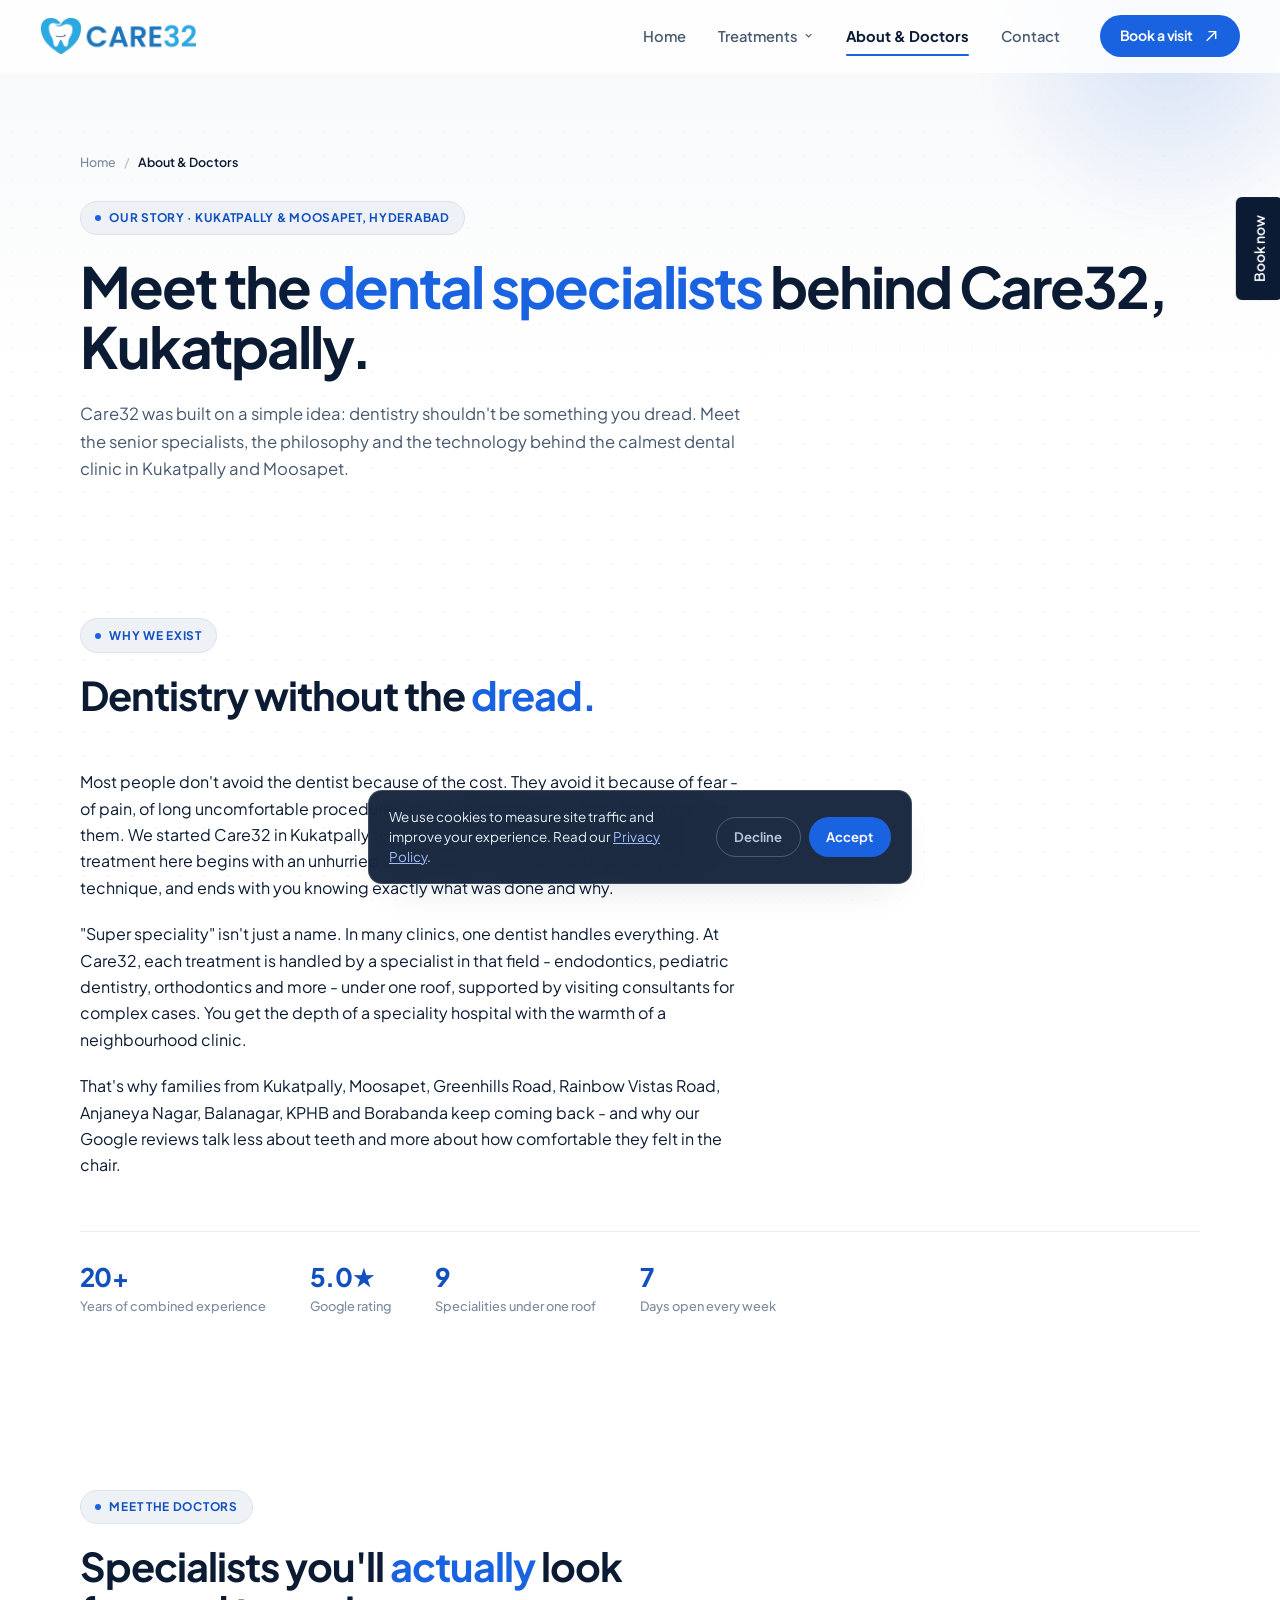
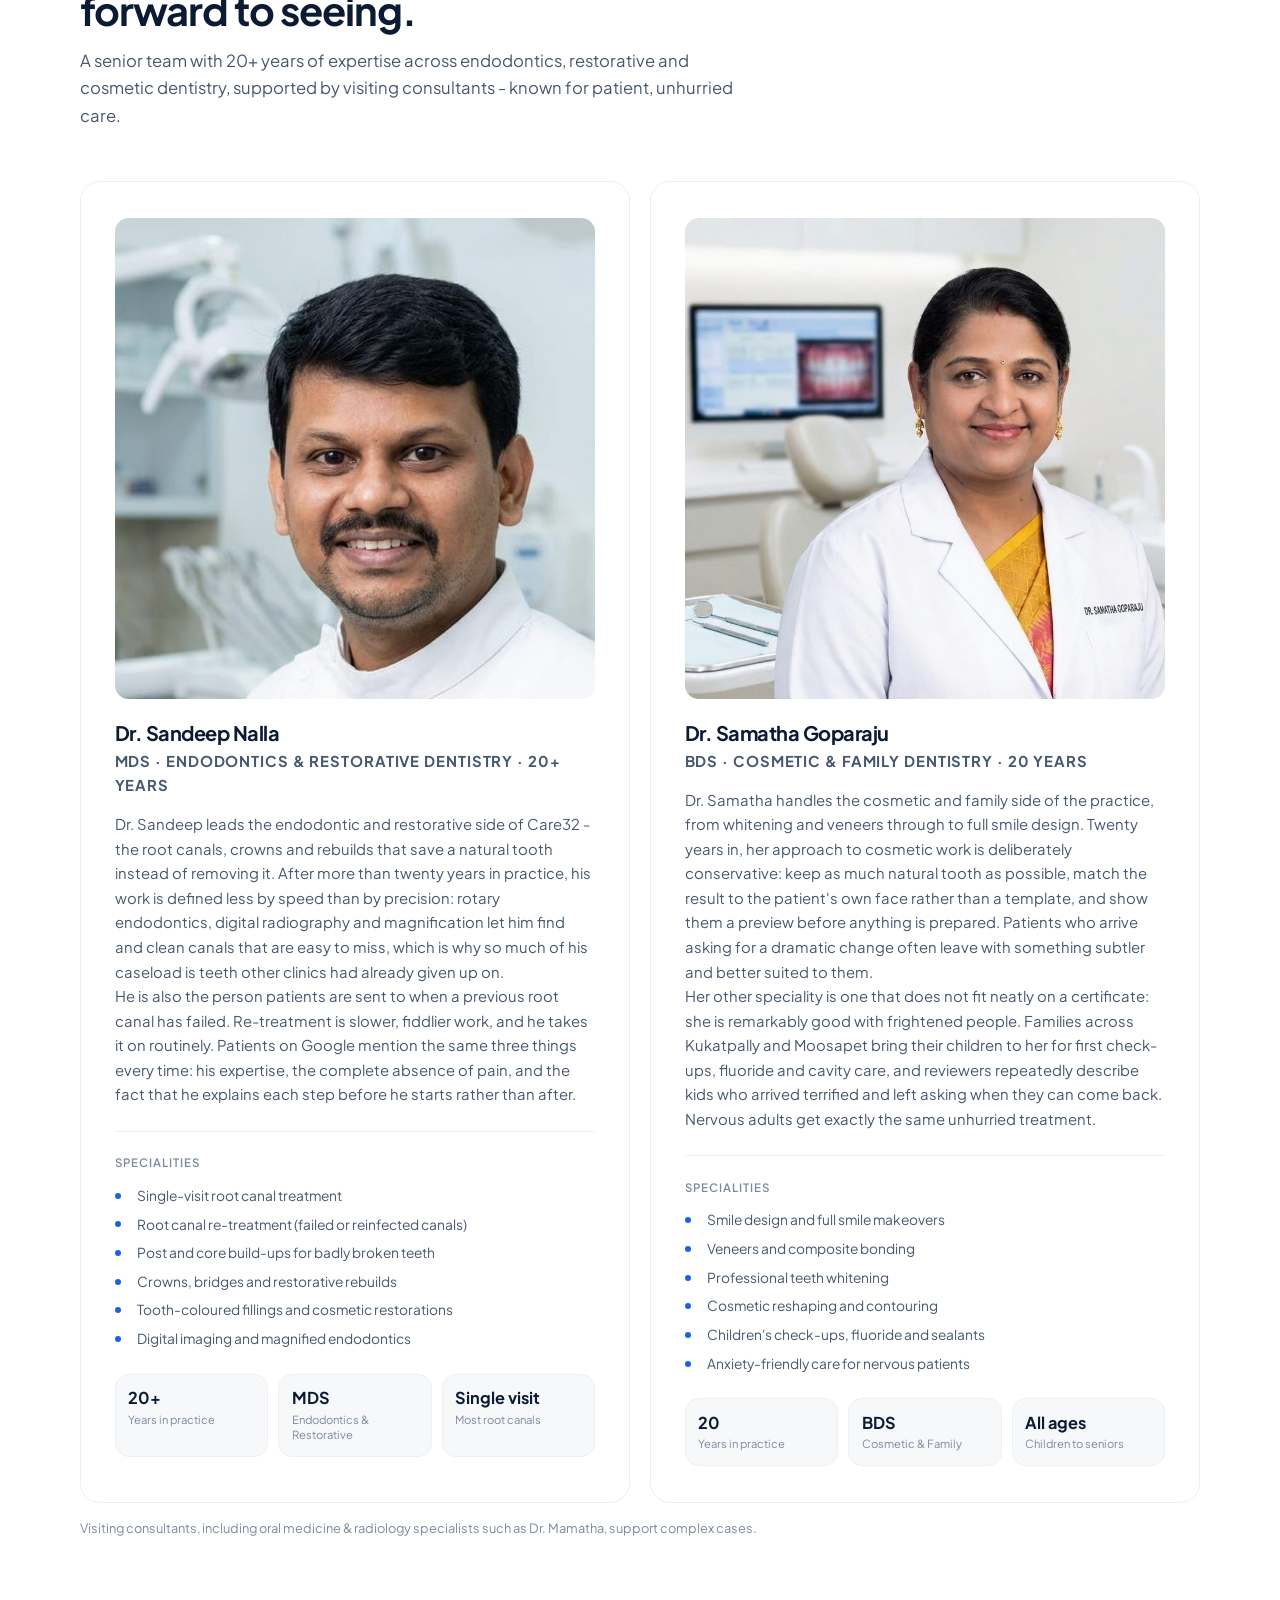
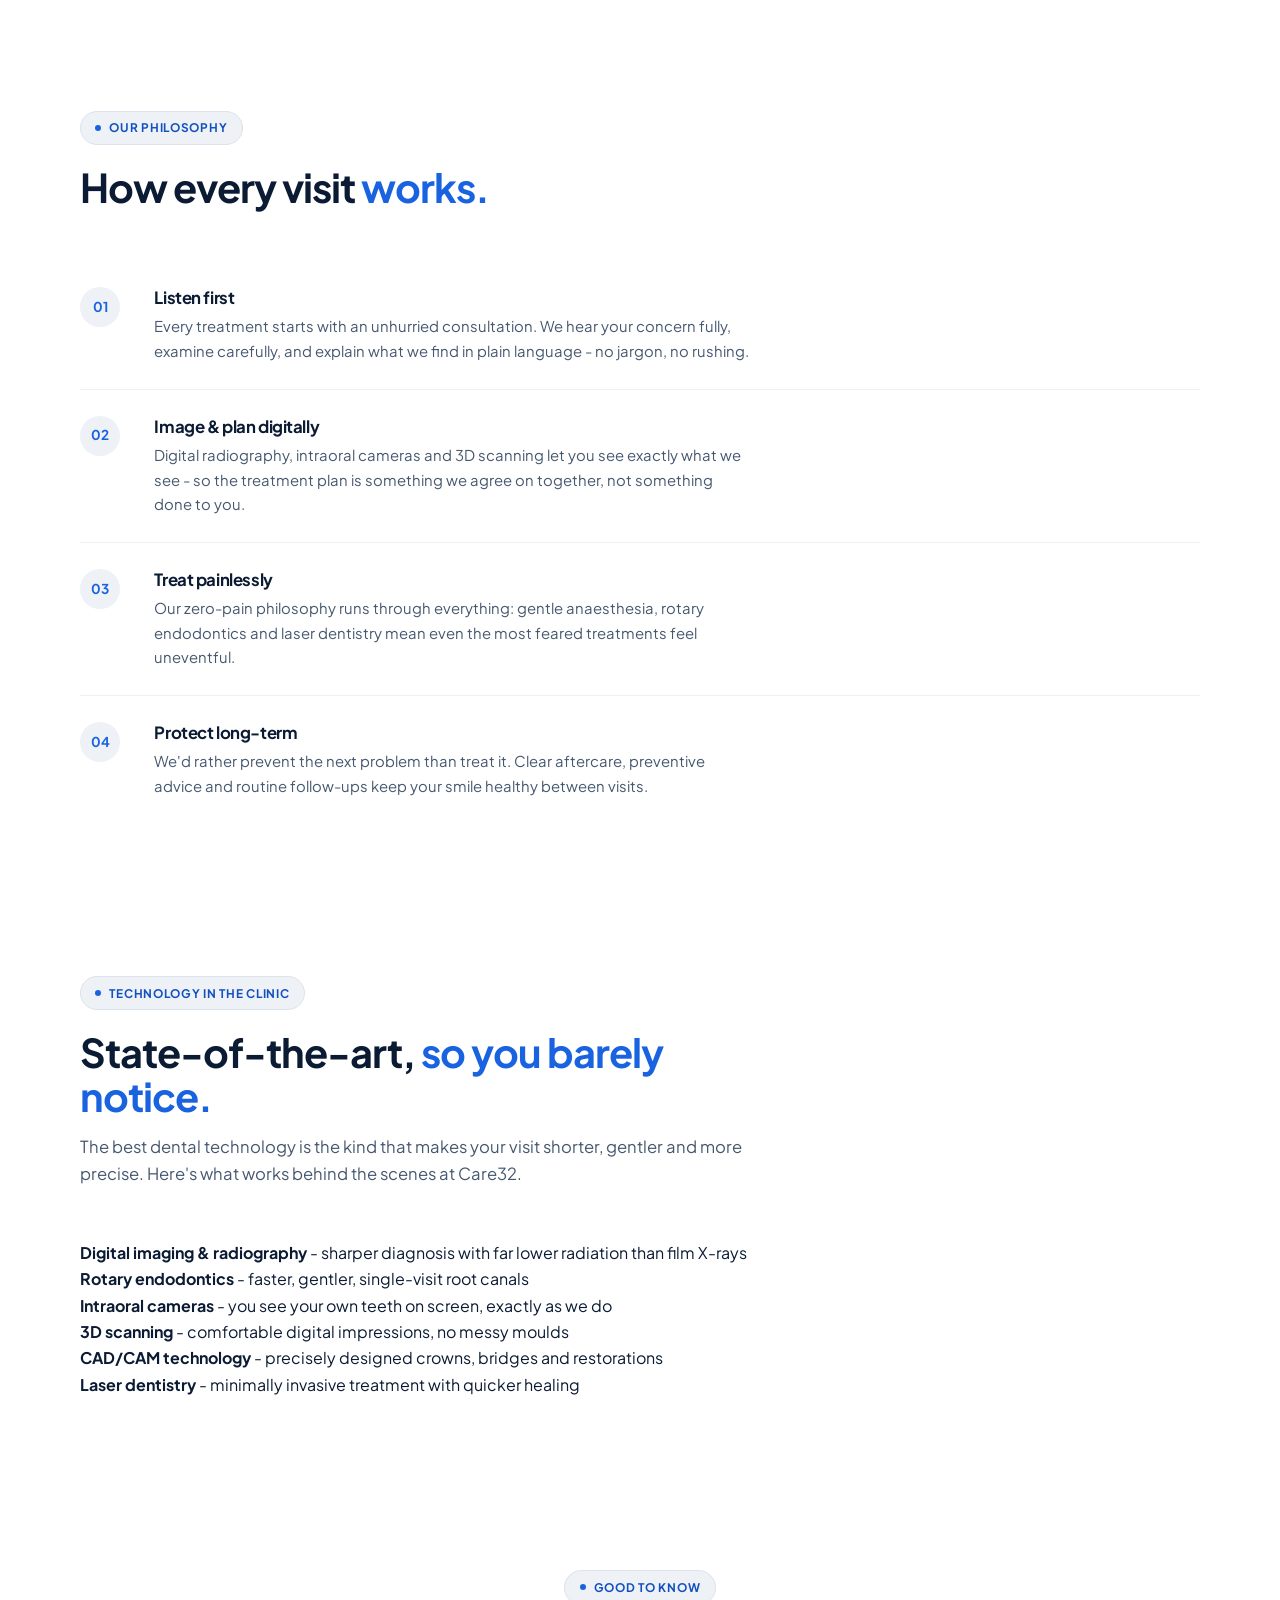
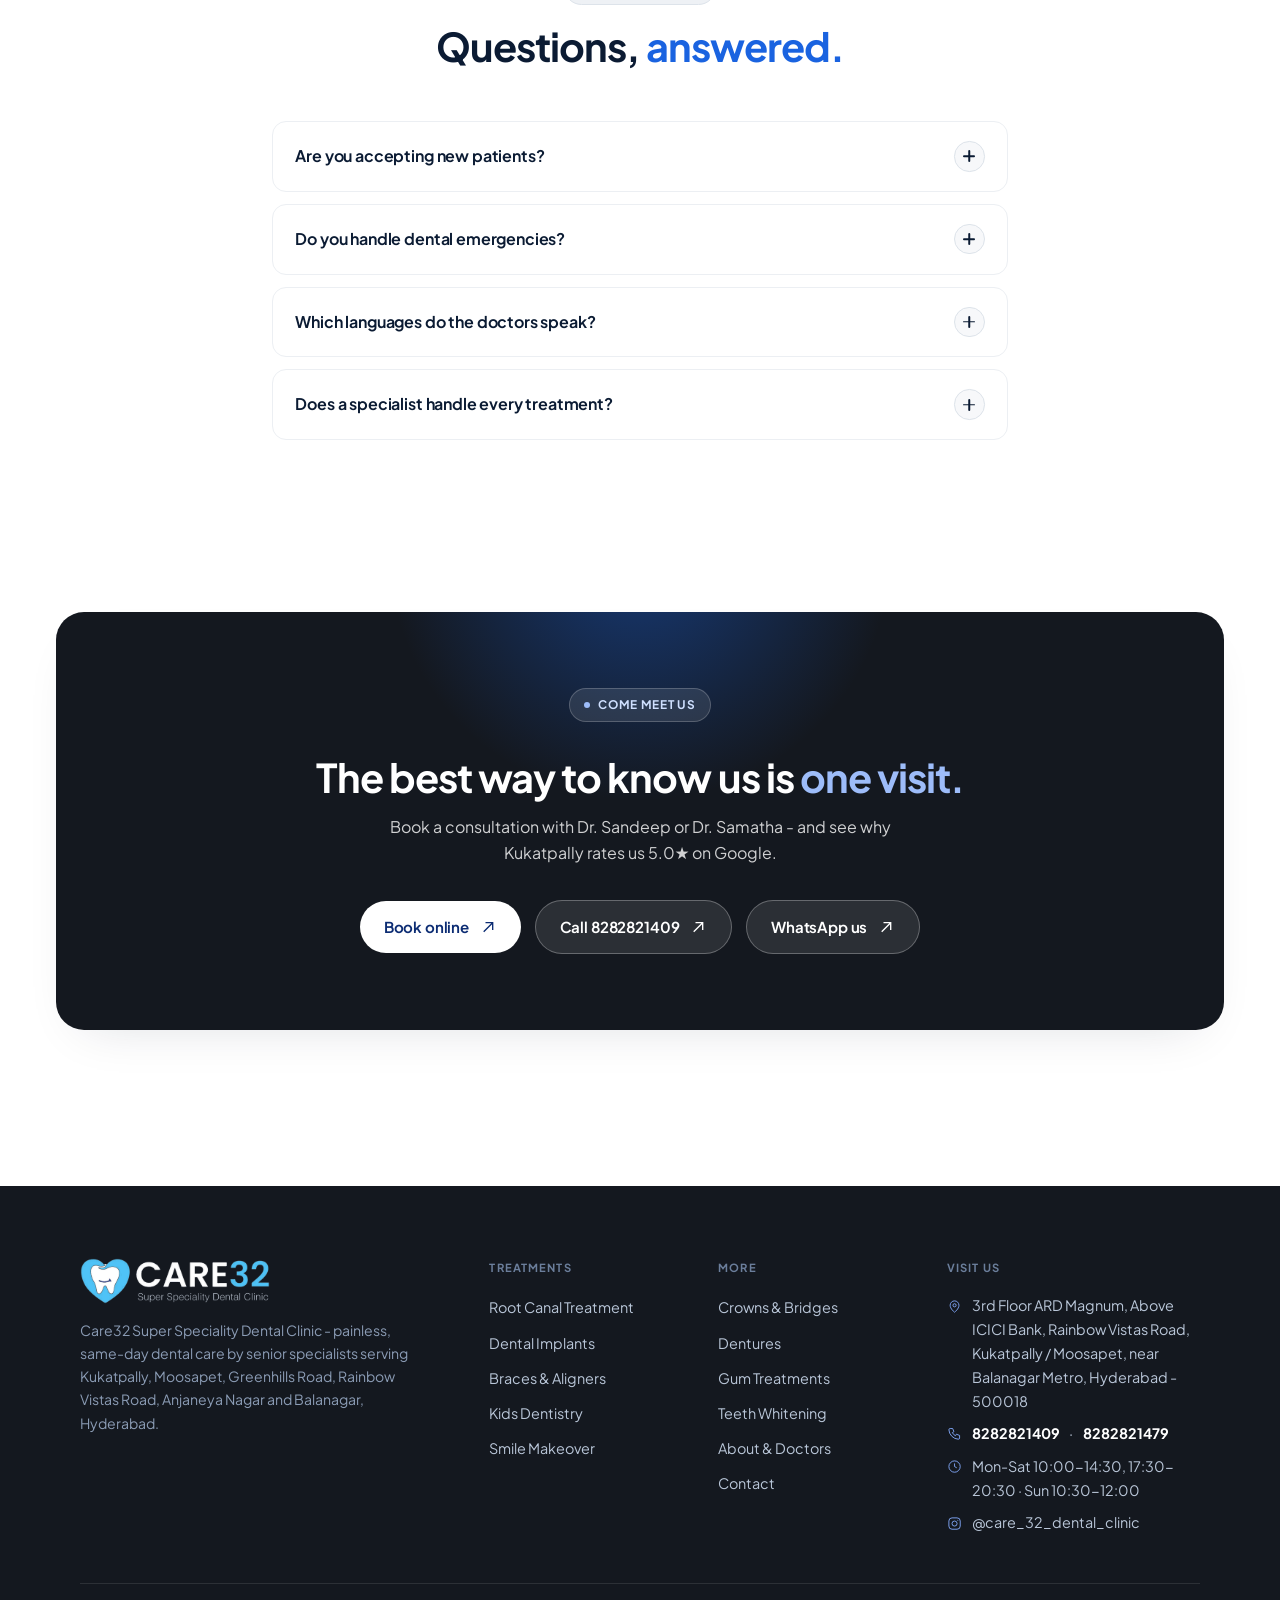
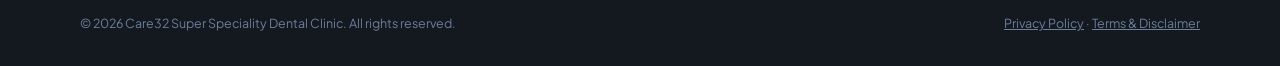
<file: website/about.html>
<!DOCTYPE html>
<html lang="en-IN">
<head>
  <meta charset="UTF-8">
  <meta name="viewport" content="width=device-width, initial-scale=1.0">
  <link rel="icon" href="favicon.svg" type="image/svg+xml">
  <link rel="mask-icon" href="favicon.svg" color="#1A63E0">
  <link rel="apple-touch-icon" href="favicon.svg">
  <!-- Google Tag Manager + GA4 (Consent Mode v2) -->
  <script>
    window.dataLayer = window.dataLayer || [];
    function gtag(){dataLayer.push(arguments);}
    (function(){var c;try{c=localStorage.getItem('care32-consent');}catch(e){}
      gtag('consent','default',{ad_storage:'denied',ad_user_data:'denied',ad_personalization:'denied',analytics_storage:(c==='granted')?'granted':'denied',wait_for_update:500});})();
    gtag('js', new Date());
    gtag('config','G-J74BWV9274');
  </script>
  <script async src="https://www.googletagmanager.com/gtag/js?id=G-J74BWV9274"></script>
  <script>(function(w,d,s,l,i){w[l]=w[l]||[];w[l].push({'gtm.start':new Date().getTime(),event:'gtm.js'});var f=d.getElementsByTagName(s)[0],j=d.createElement(s),dl=l!='dataLayer'?'&l='+l:'';j.async=true;j.src='https://www.googletagmanager.com/gtm.js?id='+i+dl;f.parentNode.insertBefore(j,f);})(window,document,'script','dataLayer','GTM-PZJP28C');</script>
  <!-- End Google Tag Manager + GA4 -->
  <title>About Us &amp; Our Dentists in Kukatpally | Care32</title>
  <meta name="description" content="Meet Dr. Sandeep & Dr. Samatha at Care32, Kukatpally - 20+ years of combined specialist expertise, painless treatment philosophy and a 5★ Google rating.">
  <link rel="canonical" href="https://care32.co.in/about.html">
  <meta property="og:type" content="website">
  <meta property="og:title" content="About Us &amp; Our Dentists in Kukatpally | Care32">
  <meta property="og:description" content="The story, specialists and technology behind Care32 Super Speciality Dental Clinic in Kukatpally, Hyderabad - anxiety-free dentistry by a senior team.">
  <meta property="og:url" content="https://care32.co.in/about.html">
  <meta property="og:locale" content="en_IN">
  <meta property="og:site_name" content="Care32 Super Speciality Dental Clinic">
  <link rel="preconnect" href="https://fonts.googleapis.com">
  <link rel="preconnect" href="https://fonts.gstatic.com" crossorigin>
  <link href="https://fonts.googleapis.com/css2?family=Plus+Jakarta+Sans:wght@400;500;600;700;800&display=swap" rel="stylesheet">
  <link rel="stylesheet" href="css/styles.css?v=42">
  <script type="application/ld+json">
  {
    "@context": "https://schema.org",
    "@graph": [
      {
        "@type": "AboutPage",
        "@id": "https://care32.co.in/about.html#webpage",
        "url": "https://care32.co.in/about.html",
        "name": "About Us & Our Dentists in Kukatpally | Care32",
        "about": { "@id": "https://care32.co.in/#clinic" },
        "lastReviewed": "2026-06-12"
      },
      {
        "@type": "Dentist",
        "@id": "https://care32.co.in/#clinic",
        "name": "Care32 Super Speciality Dental Clinic",
        "url": "https://care32.co.in/",
        "telephone": ["+91-8282821409", "+91-8282821479"],
        "areaServed": [
          { "@type": "Place", "name": "Kukatpally, Hyderabad" },
          { "@type": "Place", "name": "Moosapet, Hyderabad" },
          { "@type": "Place", "name": "Greenhills Road, Hyderabad" },
          { "@type": "Place", "name": "Rainbow Vistas Road, Hyderabad" },
          { "@type": "Place", "name": "Anjaneya Nagar, Hyderabad" },
          { "@type": "Place", "name": "Balanagar, Hyderabad" }
        ],
        "priceRange": "₹₹",
        "image": "https://care32.co.in/assets/care32-clinic.jpg",
        "address": {
          "@type": "PostalAddress",
          "streetAddress": "3rd Floor, ARD Magnum, Above ICICI Bank, Rainbow Vistas Road",
          "addressLocality": "Kukatpally, Hyderabad",
          "addressRegion": "Telangana",
          "postalCode": "500018",
          "addressCountry": "IN"
        },
        "hasMap": "https://www.google.com/maps/search/?api=1&query=Care32+Super+Speciality+Dental+Clinic+Kukatpally+Hyderabad",
        "openingHoursSpecification": [
          { "@type": "OpeningHoursSpecification", "dayOfWeek": ["Monday","Tuesday","Wednesday","Thursday","Friday","Saturday"], "opens": "10:00", "closes": "14:30" },
          { "@type": "OpeningHoursSpecification", "dayOfWeek": ["Monday","Tuesday","Wednesday","Thursday","Friday","Saturday"], "opens": "17:30", "closes": "20:30" },
          { "@type": "OpeningHoursSpecification", "dayOfWeek": "Sunday", "opens": "10:30", "closes": "12:00" }
        ],
        "sameAs": [
          "https://www.instagram.com/care_32_dental_clinic"
        ],
        "medicalSpecialty": "Dentistry",
        "knowsAbout": ["Root Canal Treatment","Dental Implants","Dental Crowns and Bridges","Dentures","Braces and Clear Aligners","Pediatric Dentistry","Gum Disease Treatment","Teeth Whitening","Smile Makeover"]
      },
      {
        "@type": "Person",
        "name": "Dr. Sandeep",
        "jobTitle": "Dentist - Endodontics & Restorative Dentistry",
        "hasCredential": { "@type": "EducationalOccupationalCredential", "credentialCategory": "degree", "name": "MDS (Master of Dental Surgery)" },
        "knowsAbout": ["Root Canal Treatment","Dental Crowns","Restorative Dentistry"],
        "worksFor": { "@id": "https://care32.co.in/#clinic" }
      },
      {
        "@type": "Person",
        "name": "Dr. Samatha",
        "jobTitle": "Dentist - Pediatric & Family Dentistry",
        "hasCredential": { "@type": "EducationalOccupationalCredential", "credentialCategory": "degree", "name": "MDS (Master of Dental Surgery)" },
        "knowsAbout": ["Pediatric Dentistry","Preventive Dentistry","Family Dentistry"],
        "worksFor": { "@id": "https://care32.co.in/#clinic" }
      },
      {
        "@type": "BreadcrumbList",
        "itemListElement": [
          { "@type": "ListItem", "position": 1, "name": "Home", "item": "https://care32.co.in/" },
          { "@type": "ListItem", "position": 2, "name": "About & Doctors", "item": "https://care32.co.in/about.html" }
        ]
      }
    ]
  }
  </script>
</head>
<body>
  <!-- Google Tag Manager (noscript) -->
  <noscript><iframe src="https://www.googletagmanager.com/ns.html?id=GTM-PZJP28C" height="0" width="0" style="display:none;visibility:hidden"></iframe></noscript>
  <!-- End Google Tag Manager (noscript) -->
  <!-- NAV -->
  <header class="nav-wrap">
    <nav class="nav" aria-label="Primary">
      <a class="nav-logo" href="index.html" aria-label="Care32 Super Speciality Dental Clinic home"><img src="assets/img/logo-care32.png?v=1" alt="Care32 Super Speciality Dental Clinic" width="660" height="160" fetchpriority="high"></a>
      <div class="nav-links">
        <a href="index.html">Home</a>
        <div class="nav-dd">
          <button class="nav-dd-trigger" aria-expanded="false" aria-haspopup="true">Treatments
            <svg viewBox="0 0 16 16" fill="none" stroke="currentColor" stroke-width="1.6" aria-hidden="true"><path d="M4 6l4 4 4-4"/></svg>
          </button>
          <div class="nav-dd-menu" role="menu">
            <a href="treatments/root-canal-treatment.html" role="menuitem">Root Canal Treatment</a>
            <a href="treatments/dental-implants.html" role="menuitem">Dental Implants</a>
            <a href="treatments/braces-and-clear-aligners.html" role="menuitem">Braces &amp; Clear Aligners</a>
            <a href="treatments/kids-dentistry.html" role="menuitem">Kids Dentistry</a>
            <a href="treatments/smile-makeover.html" role="menuitem">Smile Makeover</a>
            <a href="treatments/dental-crowns-and-bridges.html" role="menuitem">Crowns &amp; Bridges</a>
            <a href="treatments/dentures.html" role="menuitem">Dentures</a>
            <a href="treatments/gum-disease-treatment.html" role="menuitem">Gum Treatments</a>
            <a href="treatments/teeth-whitening.html" role="menuitem">Teeth Whitening</a>
            <a class="nav-dd-all" href="index.html#treatments" role="menuitem">View all treatments
              <svg viewBox="0 0 16 16" fill="none" stroke="currentColor" stroke-width="1.6" aria-hidden="true"><path d="M2 8h12M9 3l5 5-5 5"/></svg>
            </a>
          </div>
        </div>
        <a href="about.html" aria-current="page">About&nbsp;&amp;&nbsp;Doctors</a>
        <a href="contact.html">Contact</a>
      </div>
      <a class="btn btn-primary nav-cta" href="https://care32.setmore.com/" target="_blank" rel="noopener">
        Book a visit
        <span class="btn-orb"><svg viewBox="0 0 16 16" fill="none" stroke="currentColor" stroke-width="1.5"><path d="M3 13L13 3M5 3h8v8"/></svg></span>
      </a>
      <button class="nav-burger" aria-label="Open menu" aria-expanded="false"><span></span><span></span></button>
    </nav>
  </header>

  <!-- FULLSCREEN MENU -->
  <div class="menu-overlay">
    <nav aria-label="Mobile">
      <a href="index.html"><small>01</small> Home</a>
      <a href="index.html#treatments"><small>02</small> Treatments</a>
      <div class="menu-treat">
        <a href="treatments/root-canal-treatment.html">Root Canal</a>
        <a href="treatments/dental-implants.html">Dental Implants</a>
        <a href="treatments/braces-and-clear-aligners.html">Braces &amp; Aligners</a>
        <a href="treatments/kids-dentistry.html">Kids Dentistry</a>
        <a href="treatments/smile-makeover.html">Smile Makeover</a>
        <a href="treatments/dental-crowns-and-bridges.html">Crowns &amp; Bridges</a>
        <a href="treatments/dentures.html">Dentures</a>
        <a href="treatments/gum-disease-treatment.html">Gum Treatments</a>
        <a href="treatments/teeth-whitening.html">Teeth Whitening</a>
      </div>
      <a href="about.html" aria-current="page"><small>03</small> About &amp; Doctors</a>
      <a href="contact.html"><small>04</small> Contact</a>
      <a href="tel:+918282821409"><small>05</small> Book a visit</a>
    </nav>
    <div class="menu-meta">
      3rd Floor ARD Magnum, Rainbow Vistas Road, Kukatpally / Moosapet · <a href="tel:+918282821409">8282821409</a> · <a href="tel:+918282821479">8282821479</a>
    </div>
  </div>

  <main>
    <!-- PAGE HERO -->
    <section class="page-hero">
      <div class="hero-bg" aria-hidden="true"></div>
      <div class="container">
        <ol class="breadcrumb" data-reveal>
          <li><a href="index.html">Home</a></li>
          <li aria-current="page">About &amp; Doctors</li>
        </ol>
        <p class="eyebrow" data-reveal>Our story · Kukatpally &amp; Moosapet, Hyderabad</p>
        <h1 data-reveal>Meet the <em>dental specialists</em> behind Care32, Kukatpally.</h1>
        <p class="lede" data-reveal style="margin-top:1.5rem;">Care32 was built on a simple idea: dentistry shouldn't be something you dread. Meet the senior specialists, the philosophy and the technology behind the calmest dental clinic in Kukatpally and Moosapet.</p>
      </div>
    </section>

    <!-- WHY WE EXIST -->
    <section class="section-tight">
      <div class="container">
        <div class="section-head" data-reveal>
          <p class="eyebrow">Why we exist</p>
          <h2>Dentistry without the <em>dread.</em></h2>
        </div>
        <div class="section-head" data-reveal>
          <p>Most people don't avoid the dentist because of the cost. They avoid it because of fear - of pain, of long uncomfortable procedures, of not understanding what's being done to them. We started Care32 in Kukatpally to take all three of those fears off the table. Every treatment here begins with an unhurried conversation, continues with gentle, painless technique, and ends with you knowing exactly what was done and why.</p>
          <p style="margin-top:1.25rem;">"Super speciality" isn't just a name. In many clinics, one dentist handles everything. At Care32, each treatment is handled by a specialist in that field - endodontics, pediatric dentistry, orthodontics and more - under one roof, supported by visiting consultants for complex cases. You get the depth of a speciality hospital with the warmth of a neighbourhood clinic.</p>
          <p style="margin-top:1.25rem;">That's why families from Kukatpally, Moosapet, Greenhills Road, Rainbow Vistas Road, Anjaneya Nagar, Balanagar, KPHB and Borabanda keep coming back - and why our Google reviews talk less about teeth and more about how comfortable they felt in the chair.</p>
        </div>
        <div class="hero-trust" data-reveal-group>
          <div data-reveal><strong><span data-count="20" data-suffix="+">0</span></strong><span>Years of combined experience</span></div>
          <div data-reveal><strong><span data-count="5" data-suffix=".0★">0</span></strong><span>Google rating</span></div>
          <div data-reveal><strong><span data-count="9">0</span></strong><span>Specialities under one roof</span></div>
          <div data-reveal><strong><span data-count="7">0</span></strong><span>Days open every week</span></div>
        </div>
      </div>
    </section>

    <!-- DOCTORS -->
    <section class="section" id="doctors">
      <div class="container">
        <div class="section-head" data-reveal>
          <p class="eyebrow">Meet the doctors</p>
          <h2>Specialists you'll <em>actually</em> look forward to seeing.</h2>
          <p class="lede">A senior team with 20+ years of expertise across endodontics, restorative and cosmetic dentistry, supported by visiting consultants - known for patient, unhurried care.</p>
        </div>
        <div class="doctor-grid" data-reveal-group>
          <div class="doctor-card" data-reveal>
            <div class="doctor-core" data-spot>
              <div class="doctor-photo"><img src="assets/img/dr-sandeep.jpg?v=1" width="800" height="1000" alt="Dr. Sandeep Nalla, MDS, endodontist and restorative dentist at Care32, Kukatpally" loading="lazy"></div>
              <h3>Dr. Sandeep Nalla</h3>
              <p class="doctor-role">MDS · Endodontics &amp; Restorative Dentistry · 20+ years</p>
              <p>Dr. Sandeep leads the endodontic and restorative side of Care32 - the root canals, crowns and rebuilds that save a natural tooth instead of removing it. After more than twenty years in practice, his work is defined less by speed than by precision: rotary endodontics, digital radiography and magnification let him find and clean canals that are easy to miss, which is why so much of his caseload is teeth other clinics had already given up on.</p>
              <p>He is also the person patients are sent to when a previous root canal has failed. Re-treatment is slower, fiddlier work, and he takes it on routinely. Patients on Google mention the same three things every time: his expertise, the complete absence of pain, and the fact that he explains each step before he starts rather than after.</p>
              <div class="doc-block">
                <h4>Specialities</h4>
                <ul class="doc-specs">
                  <li>Single-visit root canal treatment</li>
                  <li>Root canal re-treatment (failed or reinfected canals)</li>
                  <li>Post and core build-ups for badly broken teeth</li>
                  <li>Crowns, bridges and restorative rebuilds</li>
                  <li>Tooth-coloured fillings and cosmetic restorations</li>
                  <li>Digital imaging and magnified endodontics</li>
                </ul>
              </div>
              <div class="doc-stats">
                <div><strong>20+</strong><span>Years in practice</span></div>
                <div><strong>MDS</strong><span>Endodontics &amp; Restorative</span></div>
                <div><strong>Single visit</strong><span>Most root canals</span></div>
              </div>
            </div>
          </div>
          <div class="doctor-card" data-reveal>
            <div class="doctor-core" data-spot>
              <div class="doctor-photo"><img src="assets/img/dr-samatha.jpg?v=1" width="800" height="1000" alt="Dr. Samatha Goparaju, BDS, cosmetic and family dentist at Care32, Kukatpally" loading="lazy"></div>
              <h3>Dr. Samatha Goparaju</h3>
              <p class="doctor-role">BDS · Cosmetic &amp; Family Dentistry · 20 years</p>
              <p>Dr. Samatha handles the cosmetic and family side of the practice, from whitening and veneers through to full smile design. Twenty years in, her approach to cosmetic work is deliberately conservative: keep as much natural tooth as possible, match the result to the patient's own face rather than a template, and show them a preview before anything is prepared. Patients who arrive asking for a dramatic change often leave with something subtler and better suited to them.</p>
              <p>Her other speciality is one that does not fit neatly on a certificate: she is remarkably good with frightened people. Families across Kukatpally and Moosapet bring their children to her for first check-ups, fluoride and cavity care, and reviewers repeatedly describe kids who arrived terrified and left asking when they can come back. Nervous adults get exactly the same unhurried treatment.</p>
              <div class="doc-block">
                <h4>Specialities</h4>
                <ul class="doc-specs">
                  <li>Smile design and full smile makeovers</li>
                  <li>Veneers and composite bonding</li>
                  <li>Professional teeth whitening</li>
                  <li>Cosmetic reshaping and contouring</li>
                  <li>Children's check-ups, fluoride and sealants</li>
                  <li>Anxiety-friendly care for nervous patients</li>
                </ul>
              </div>
              <div class="doc-stats">
                <div><strong>20</strong><span>Years in practice</span></div>
                <div><strong>BDS</strong><span>Cosmetic &amp; Family</span></div>
                <div><strong>All ages</strong><span>Children to seniors</span></div>
              </div>
            </div>
          </div>
        </div>
        <p class="table-note" data-reveal>Visiting consultants, including oral medicine &amp; radiology specialists such as Dr. Mamatha, support complex cases.</p>
      </div>
    </section>

    <!-- PHILOSOPHY -->
    <section class="section-tight">
      <div class="container">
        <div class="section-head" data-reveal>
          <p class="eyebrow">Our philosophy</p>
          <h2>How every visit <em>works.</em></h2>
        </div>
        <div class="steps" data-reveal>
          <div class="step"><div class="step-num">01</div><div><h3>Listen first</h3><p>Every treatment starts with an unhurried consultation. We hear your concern fully, examine carefully, and explain what we find in plain language - no jargon, no rushing.</p></div></div>
          <div class="step"><div class="step-num">02</div><div><h3>Image &amp; plan digitally</h3><p>Digital radiography, intraoral cameras and 3D scanning let you see exactly what we see - so the treatment plan is something we agree on together, not something done to you.</p></div></div>
          <div class="step"><div class="step-num">03</div><div><h3>Treat painlessly</h3><p>Our zero-pain philosophy runs through everything: gentle anaesthesia, rotary endodontics and laser dentistry mean even the most feared treatments feel uneventful.</p></div></div>
          <div class="step"><div class="step-num">04</div><div><h3>Protect long-term</h3><p>We'd rather prevent the next problem than treat it. Clear aftercare, preventive advice and routine follow-ups keep your smile healthy between visits.</p></div></div>
        </div>
      </div>
    </section>

    <!-- TECHNOLOGY -->
    <section class="section-tight">
      <div class="container">
        <div class="section-head" data-reveal>
          <p class="eyebrow">Technology in the clinic</p>
          <h2>State-of-the-art, <em>so you barely notice.</em></h2>
          <p class="lede">The best dental technology is the kind that makes your visit shorter, gentler and more precise. Here's what works behind the scenes at Care32.</p>
        </div>
        <ul class="ticks" data-reveal>
          <li><strong>Digital imaging &amp; radiography</strong> - sharper diagnosis with far lower radiation than film X-rays</li>
          <li><strong>Rotary endodontics</strong> - faster, gentler, single-visit root canals</li>
          <li><strong>Intraoral cameras</strong> - you see your own teeth on screen, exactly as we do</li>
          <li><strong>3D scanning</strong> - comfortable digital impressions, no messy moulds</li>
          <li><strong>CAD/CAM technology</strong> - precisely designed crowns, bridges and restorations</li>
          <li><strong>Laser dentistry</strong> - minimally invasive treatment with quicker healing</li>
        </ul>
      </div>
    </section>

    <!-- FAQ -->
    <section class="section" id="faq">
      <div class="container">
        <div class="section-head centered" data-reveal>
          <p class="eyebrow">Good to know</p>
          <h2>Questions, <em>answered.</em></h2>
        </div>
        <div class="faq-list" data-reveal>
          <div class="faq-item">
            <button class="faq-q" aria-expanded="false">Are you accepting new patients?<span class="faq-x"></span></button>
            <div class="faq-a"><p>Yes - new patients and families are always welcome. Call or WhatsApp <a href="tel:+918282821409">8282821409</a> and we'll usually confirm a slot the same day. Walk-ins are welcome too, though booked patients are seen first.</p></div>
          </div>
          <div class="faq-item">
            <button class="faq-q" aria-expanded="false">Do you handle dental emergencies?<span class="faq-x"></span></button>
            <div class="faq-a"><p>If you're in sudden pain, have a swelling, or have broken or knocked out a tooth, call us right away on <a href="tel:+918282821409">8282821409</a>. We'll guide you on what to do immediately and fit you in as early as possible.</p></div>
          </div>
          <div class="faq-item">
            <button class="faq-q" aria-expanded="false">Which languages do the doctors speak?<span class="faq-x"></span></button>
            <div class="faq-a"><p>Our team consults in Telugu, Hindi and English - so you can describe your concern, and understand your treatment plan, in the language you're most comfortable with.</p></div>
          </div>
          <div class="faq-item">
            <button class="faq-q" aria-expanded="false">Does a specialist handle every treatment?<span class="faq-x"></span></button>
            <div class="faq-a"><p>Yes - that's exactly what "super speciality" means. Each treatment is handled by a doctor focused on that field, from endodontics and restorative work to cosmetic and family dentistry, with visiting consultants supporting complex cases such as oral medicine and radiology.</p></div>
          </div>
        </div>
      </div>
    </section>

    <!-- CTA -->
    <section class="cta-band section-tight">
      <div class="cta-shell" data-reveal>
        <div class="cta-core">
          <p class="eyebrow">Come meet us</p>
          <h2>The best way to know us is <em>one visit.</em></h2>
          <p>Book a consultation with Dr. Sandeep or Dr. Samatha - and see why Kukatpally rates us 5.0★ on Google.</p>
          <div class="hero-actions">
            <a class="btn btn-light" href="https://care32.setmore.com/" target="_blank" rel="noopener">Book online <span class="btn-orb"><svg viewBox="0 0 16 16" fill="none" stroke="currentColor" stroke-width="1.5"><path d="M3 13L13 3M5 3h8v8"/></svg></span></a>
            <a class="btn btn-ghost" href="tel:+918282821409">Call 8282821409 <span class="btn-orb"><svg viewBox="0 0 16 16" fill="none" stroke="currentColor" stroke-width="1.5"><path d="M3 13L13 3M5 3h8v8"/></svg></span></a>
            <a class="btn btn-ghost" href="https://wa.me/918282821409" rel="noopener" target="_blank">
              WhatsApp us
              <span class="btn-orb"><svg viewBox="0 0 16 16" fill="none" stroke="currentColor" stroke-width="1.5"><path d="M3 13L13 3M5 3h8v8"/></svg></span>
            </a>
          </div>
        </div>
      </div>
    </section>
  </main>

  <!-- FOOTER -->
  <footer class="footer">
    <div class="container">
      <div class="footer-grid">
        <div class="footer-brand">
          <a class="nav-logo" href="index.html" aria-label="Care32 Super Speciality Dental Clinic home"><img src="assets/img/logo-care32-light.png?v=1" alt="Care32 Super Speciality Dental Clinic" width="520" height="126" loading="lazy"></a>
          <p>Care32 Super Speciality Dental Clinic - painless, same-day dental care by senior specialists serving Kukatpally, Moosapet, Greenhills Road, Rainbow Vistas Road, Anjaneya Nagar and Balanagar, Hyderabad.</p>
        </div>
        <div>
          <h4>Treatments</h4>
          <ul>
            <li><a href="treatments/root-canal-treatment.html">Root Canal Treatment</a></li>
            <li><a href="treatments/dental-implants.html">Dental Implants</a></li>
            <li><a href="treatments/braces-and-clear-aligners.html">Braces &amp; Aligners</a></li>
            <li><a href="treatments/kids-dentistry.html">Kids Dentistry</a></li>
            <li><a href="treatments/smile-makeover.html">Smile Makeover</a></li>
          </ul>
        </div>
        <div>
          <h4>More</h4>
          <ul>
            <li><a href="treatments/dental-crowns-and-bridges.html">Crowns &amp; Bridges</a></li>
            <li><a href="treatments/dentures.html">Dentures</a></li>
            <li><a href="treatments/gum-disease-treatment.html">Gum Treatments</a></li>
            <li><a href="treatments/teeth-whitening.html">Teeth Whitening</a></li>
            <li><a href="about.html">About &amp; Doctors</a></li>
            <li><a href="contact.html">Contact</a></li>
          </ul>
        </div>
        <div>
          <h4>Visit us</h4>
          <ul class="footer-contact">
            <li><span><svg class="ico" viewBox="0 0 24 24" fill="none" stroke="currentColor" stroke-width="1.5" aria-hidden="true"><path d="M12 21s-7-5.2-7-11a7 7 0 0 1 14 0c0 5.8-7 11-7 11z"/><circle cx="12" cy="10" r="2.5"/></svg></span><span>3rd Floor ARD Magnum, Above ICICI Bank, Rainbow Vistas Road, Kukatpally / Moosapet, near Balanagar Metro, Hyderabad - 500018</span></li>
            <li><span><svg class="ico" viewBox="0 0 24 24" fill="none" stroke="currentColor" stroke-width="1.5" aria-hidden="true"><path d="M5 4h4l2 5-2.5 1.5a11 11 0 0 0 5 5L15 13l5 2v4a2 2 0 0 1-2 2A16 16 0 0 1 3 6a2 2 0 0 1 2-2z"/></svg></span><a href="tel:+918282821409"><strong>8282821409</strong></a> · <a href="tel:+918282821479"><strong>8282821479</strong></a></li>
            <li><span><svg class="ico" viewBox="0 0 24 24" fill="none" stroke="currentColor" stroke-width="1.5" aria-hidden="true"><circle cx="12" cy="12" r="9"/><path d="M12 7v5l3.5 2"/></svg></span><span>Mon-Sat 10:00-14:30, 17:30-20:30 · Sun 10:30-12:00</span></li>
            <li><span><svg class="ico" viewBox="0 0 24 24" fill="none" stroke="currentColor" stroke-width="1.5" aria-hidden="true"><rect x="3" y="3" width="18" height="18" rx="5"/><circle cx="12" cy="12" r="4"/><circle cx="17.2" cy="6.8" r="0.8" fill="currentColor" stroke="none"/></svg></span><a href="https://www.instagram.com/care_32_dental_clinic" rel="noopener" target="_blank">@care_32_dental_clinic</a></li>
          </ul>
        </div>
      </div>
      <div class="footer-bottom">
        <span>© 2026 Care32 Super Speciality Dental Clinic. All rights reserved.</span>
        <span><a href="privacy-policy.html">Privacy Policy</a> · <a href="terms.html">Terms &amp; Disclaimer</a></span>
      </div>
    </div>
  </footer>

  <a class="wa-float" href="https://wa.me/918282821409" rel="noopener" target="_blank" aria-label="Chat with Care32 on WhatsApp">
    <svg viewBox="0 0 24 24" fill="currentColor"><path d="M12 2a10 10 0 0 0-8.6 15.1L2 22l5-1.3A10 10 0 1 0 12 2zm5.2 14.2c-.2.6-1.3 1.2-1.8 1.2-.5.1-1 .2-3.3-.7-2.8-1.1-4.6-4-4.7-4.2-.1-.2-1.1-1.5-1.1-2.9s.7-2 1-2.3c.2-.3.5-.3.7-.3h.5c.2 0 .4 0 .6.5l.9 2.1c.1.2.1.4 0 .6l-.4.6-.5.5c-.2.2-.3.4-.1.7.2.3.8 1.4 1.8 2.2 1.3 1.1 2.3 1.5 2.6 1.6.3.1.5.1.7-.1l1-1.2c.2-.3.4-.2.7-.1l2 1c.3.1.5.2.6.4 0 .1 0 .8-.2 1.4z"/></svg>
  </a>

  <script src="js/main.js?v=42" defer></script>
  <!-- Setmore Anywhere "Book Now" widget -->
  <script id="anywhere_book_now_script" src="https://assets.setmore.com/integration/book-now/live/v1/anywhere-book-now.js"></script>
  <button id="Anywhere_button_iframe" class="anywhere-book-now-button" style="background-color: #0B1B33; color: #fff; border: none; padding: 12px 18px; font-size: 14px; font-weight: 600; border-radius: 6px; cursor: pointer; position: fixed; right: 0; top: 25%; z-index: 80; transform: translate(30%, 0) rotate(-90deg);" data-booking-url="https://care32.setmore.com" data-new-tab="false">Book now</button>
</body>
</html>
</file>
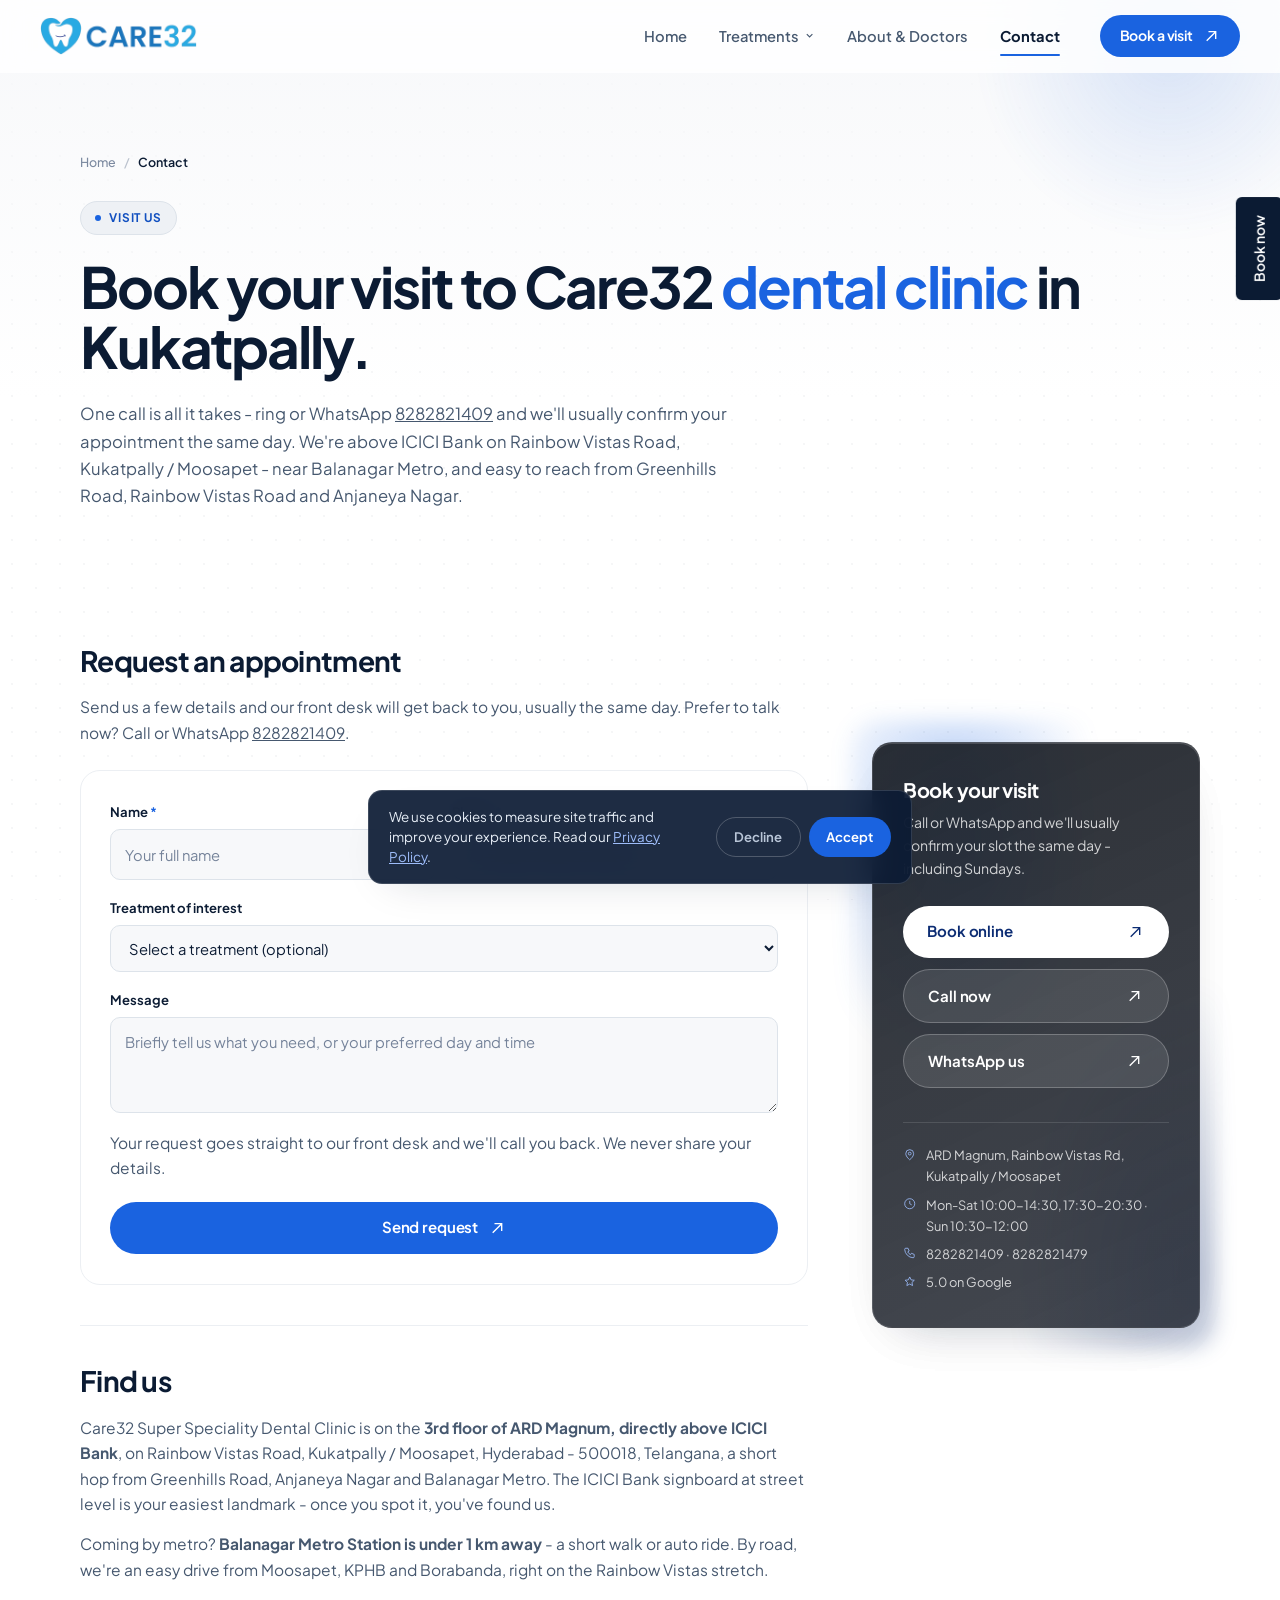
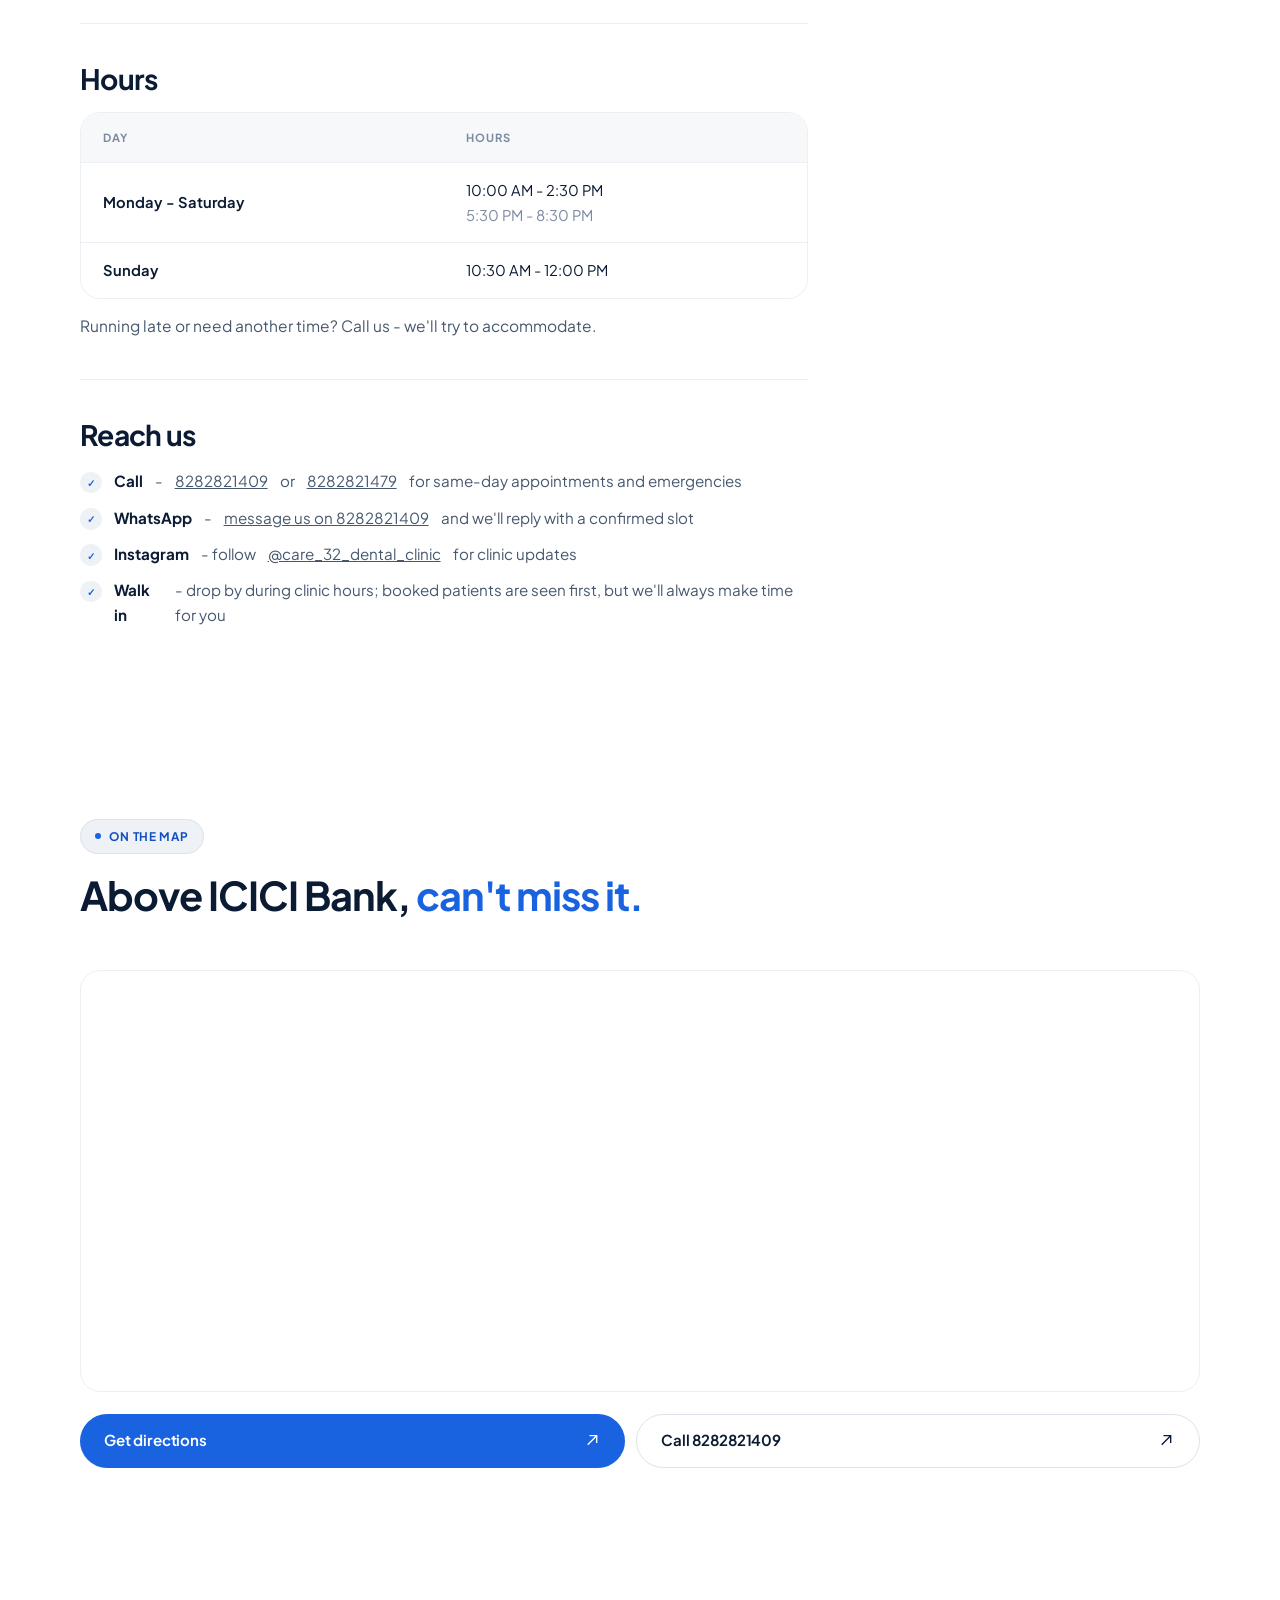
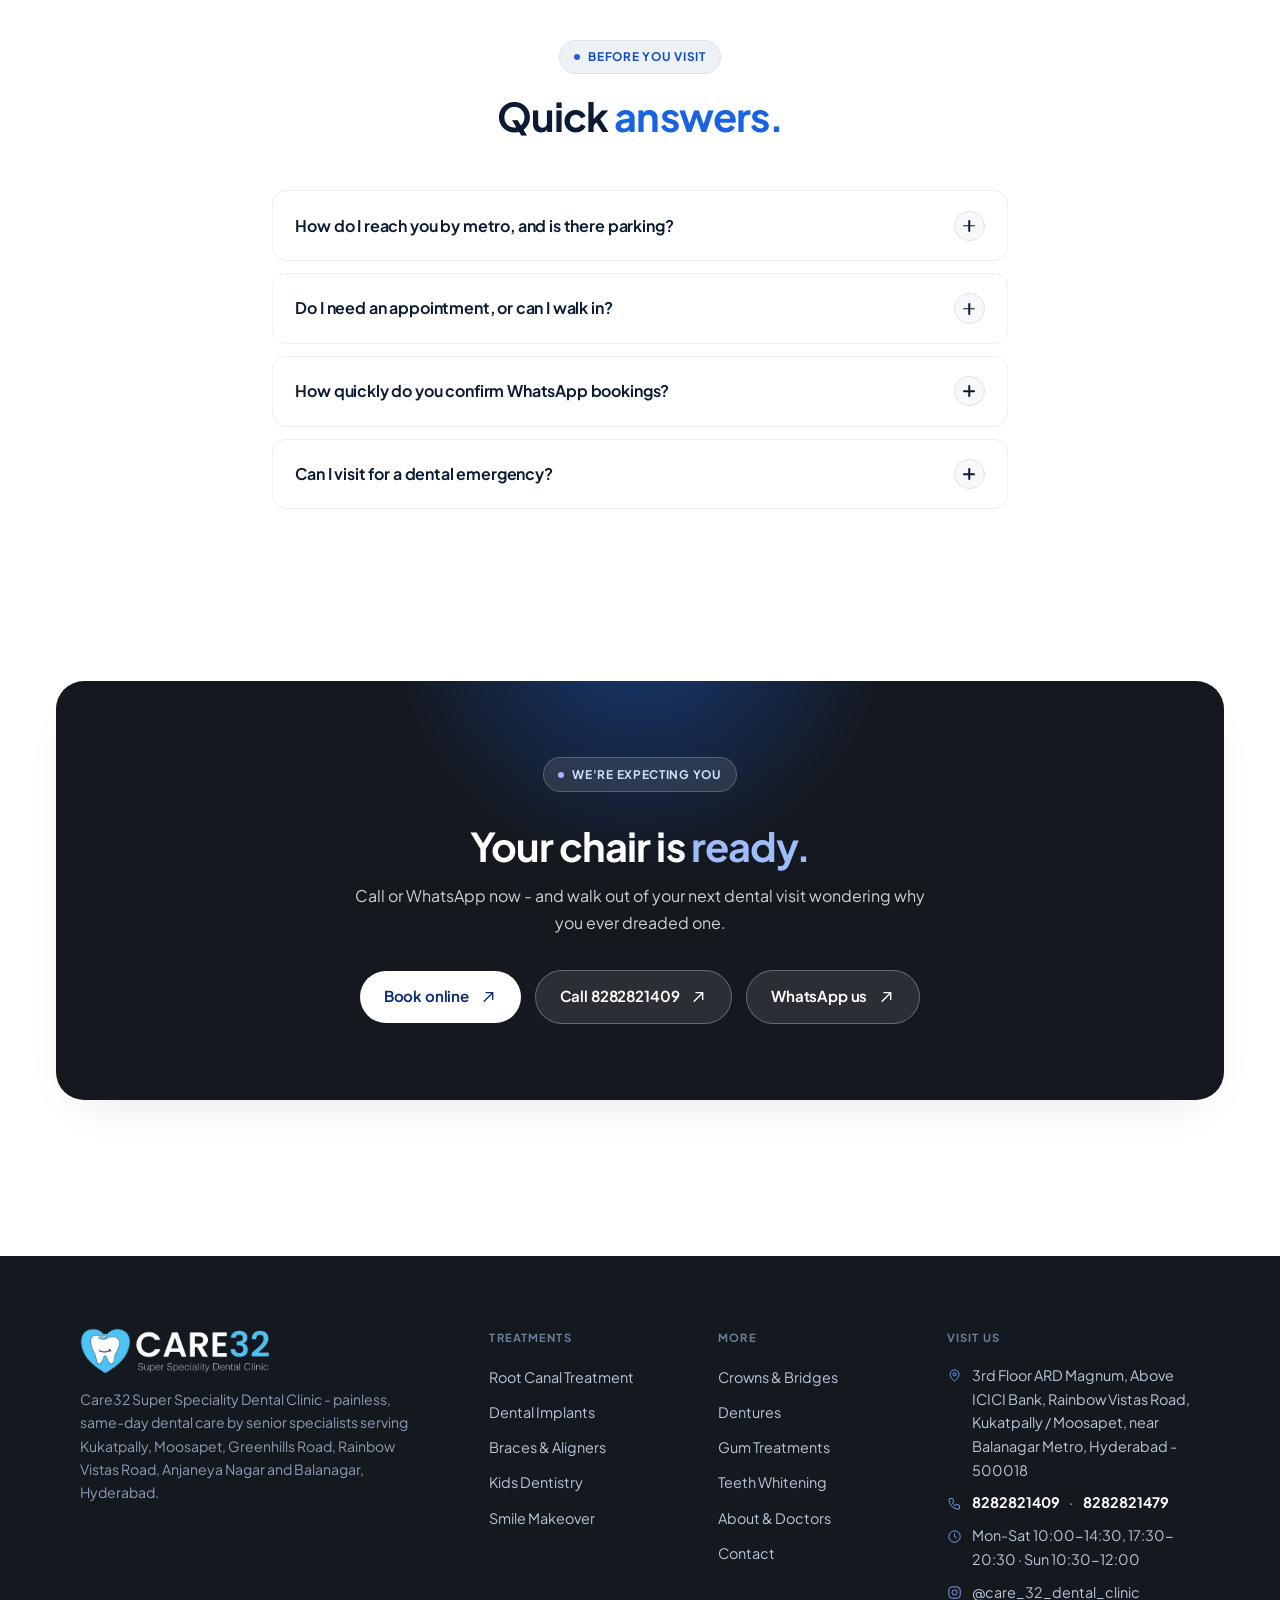
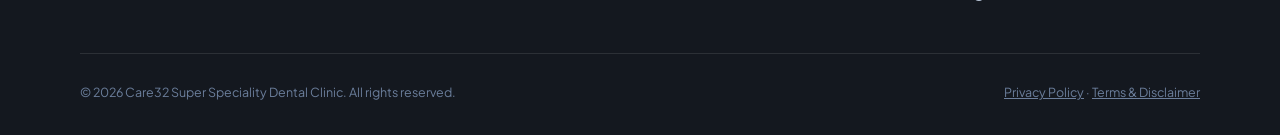
<file: website/contact.html>
<!DOCTYPE html>
<html lang="en-IN">
<head>
  <meta charset="UTF-8">
  <meta name="viewport" content="width=device-width, initial-scale=1.0">
  <link rel="icon" href="favicon.svg" type="image/svg+xml">
  <link rel="mask-icon" href="favicon.svg" color="#1A63E0">
  <link rel="apple-touch-icon" href="favicon.svg">
  <!-- Google Tag Manager + GA4 (Consent Mode v2) -->
  <script>
    window.dataLayer = window.dataLayer || [];
    function gtag(){dataLayer.push(arguments);}
    (function(){var c;try{c=localStorage.getItem('care32-consent');}catch(e){}
      gtag('consent','default',{ad_storage:'denied',ad_user_data:'denied',ad_personalization:'denied',analytics_storage:(c==='granted')?'granted':'denied',wait_for_update:500});})();
    gtag('js', new Date());
    gtag('config','G-J74BWV9274');
  </script>
  <script async src="https://www.googletagmanager.com/gtag/js?id=G-J74BWV9274"></script>
  <script>(function(w,d,s,l,i){w[l]=w[l]||[];w[l].push({'gtm.start':new Date().getTime(),event:'gtm.js'});var f=d.getElementsByTagName(s)[0],j=d.createElement(s),dl=l!='dataLayer'?'&l='+l:'';j.async=true;j.src='https://www.googletagmanager.com/gtm.js?id='+i+dl;f.parentNode.insertBefore(j,f);})(window,document,'script','dataLayer','GTM-PZJP28C');</script>
  <!-- End Google Tag Manager + GA4 -->
  <title>Contact &amp; Directions - Dentist in Kukatpally | Care32</title>
  <meta name="description" content="Visit Care32 at ARD Magnum, Rainbow Vistas Road, Kukatpally / Moosapet. Call 8282821409. Open Mon-Sat 10-2:30 & 5:30-8:30, Sun 10:30-12. Directions, map & easy booking.">
  <link rel="canonical" href="https://care32.co.in/contact.html">
  <meta property="og:type" content="website">
  <meta property="og:title" content="Contact &amp; Directions - Dentist in Kukatpally | Care32">
  <meta property="og:description" content="Find Care32 above ICICI Bank on Rainbow Vistas Road, Kukatpally - under 1 km from Balanagar Metro. Call or WhatsApp 8282821409 to book.">
  <meta property="og:url" content="https://care32.co.in/contact.html">
  <meta property="og:locale" content="en_IN">
  <meta property="og:site_name" content="Care32 Super Speciality Dental Clinic">
  <link rel="preconnect" href="https://fonts.googleapis.com">
  <link rel="preconnect" href="https://fonts.gstatic.com" crossorigin>
  <link href="https://fonts.googleapis.com/css2?family=Plus+Jakarta+Sans:wght@400;500;600;700;800&display=swap" rel="stylesheet">
  <link rel="stylesheet" href="css/styles.css?v=42">
  <script type="application/ld+json">
  {
    "@context": "https://schema.org",
    "@graph": [
      {
        "@type": "ContactPage",
        "@id": "https://care32.co.in/contact.html#webpage",
        "url": "https://care32.co.in/contact.html",
        "name": "Contact & Directions - Dentist in Kukatpally | Care32",
        "about": { "@id": "https://care32.co.in/#clinic" },
        "lastReviewed": "2026-06-12"
      },
      {
        "@type": "Dentist",
        "@id": "https://care32.co.in/#clinic",
        "name": "Care32 Super Speciality Dental Clinic",
        "url": "https://care32.co.in/",
        "telephone": ["+91-8282821409", "+91-8282821479"],
        "areaServed": [
          { "@type": "Place", "name": "Kukatpally, Hyderabad" },
          { "@type": "Place", "name": "Moosapet, Hyderabad" },
          { "@type": "Place", "name": "Greenhills Road, Hyderabad" },
          { "@type": "Place", "name": "Rainbow Vistas Road, Hyderabad" },
          { "@type": "Place", "name": "Anjaneya Nagar, Hyderabad" },
          { "@type": "Place", "name": "Balanagar, Hyderabad" }
        ],
        "priceRange": "₹₹",
        "image": "https://care32.co.in/assets/care32-clinic.jpg",
        "address": {
          "@type": "PostalAddress",
          "streetAddress": "3rd Floor, ARD Magnum, Above ICICI Bank, Rainbow Vistas Road",
          "addressLocality": "Kukatpally, Hyderabad",
          "addressRegion": "Telangana",
          "postalCode": "500018",
          "addressCountry": "IN"
        },
        "hasMap": "https://www.google.com/maps/search/?api=1&query=Care32+Super+Speciality+Dental+Clinic+Kukatpally+Hyderabad",
        "openingHoursSpecification": [
          { "@type": "OpeningHoursSpecification", "dayOfWeek": ["Monday","Tuesday","Wednesday","Thursday","Friday","Saturday"], "opens": "10:00", "closes": "14:30" },
          { "@type": "OpeningHoursSpecification", "dayOfWeek": ["Monday","Tuesday","Wednesday","Thursday","Friday","Saturday"], "opens": "17:30", "closes": "20:30" },
          { "@type": "OpeningHoursSpecification", "dayOfWeek": "Sunday", "opens": "10:30", "closes": "12:00" }
        ],
        "sameAs": [
          "https://www.instagram.com/care_32_dental_clinic"
        ],
        "medicalSpecialty": "Dentistry",
        "knowsAbout": ["Root Canal Treatment","Dental Implants","Dental Crowns and Bridges","Dentures","Braces and Clear Aligners","Pediatric Dentistry","Gum Disease Treatment","Teeth Whitening","Smile Makeover"]
      },
      {
        "@type": "BreadcrumbList",
        "itemListElement": [
          { "@type": "ListItem", "position": 1, "name": "Home", "item": "https://care32.co.in/" },
          { "@type": "ListItem", "position": 2, "name": "Contact", "item": "https://care32.co.in/contact.html" }
        ]
      },
      {
        "@type": "FAQPage",
        "mainEntity": [
          {
            "@type": "Question",
            "name": "How do I reach Care32 by metro, and is there parking?",
            "acceptedAnswer": { "@type": "Answer", "text": "Care32 is under 1 km from Balanagar Metro Station - a short auto or walk away. We're on the 3rd floor of ARD Magnum, directly above ICICI Bank on Rainbow Vistas Road, Kukatpally, with easy road access from Moosapet, KPHB and Borabanda. The ICICI Bank signboard at street level is the easiest landmark to spot." }
          },
          {
            "@type": "Question",
            "name": "Do I need an appointment, or can I walk in?",
            "acceptedAnswer": { "@type": "Answer", "text": "Walk-ins are welcome, but we recommend booking - call or WhatsApp 8282821409 and we'll usually confirm a slot the same day. Booked patients are seen first, so an appointment means little to no waiting." }
          },
          {
            "@type": "Question",
            "name": "How quickly do you confirm WhatsApp bookings?",
            "acceptedAnswer": { "@type": "Answer", "text": "Send us a message on 8282821409 and our team will reply during clinic hours - usually with a confirmed slot the same day. If it's urgent, calling is the fastest way to reach us." }
          },
          {
            "@type": "Question",
            "name": "Can I visit for a dental emergency?",
            "acceptedAnswer": { "@type": "Answer", "text": "Yes. If you have sudden tooth pain, swelling, or a broken or knocked-out tooth, call 8282821409 right away. We'll guide you on immediate first steps and fit you in as early as possible - many treatments at Care32 are completed the same day." }
          }
        ]
      }
    ]
  }
  </script>
</head>
<body>
  <!-- Google Tag Manager (noscript) -->
  <noscript><iframe src="https://www.googletagmanager.com/ns.html?id=GTM-PZJP28C" height="0" width="0" style="display:none;visibility:hidden"></iframe></noscript>
  <!-- End Google Tag Manager (noscript) -->
  <!-- NAV -->
  <header class="nav-wrap">
    <nav class="nav" aria-label="Primary">
      <a class="nav-logo" href="index.html" aria-label="Care32 Super Speciality Dental Clinic home"><img src="assets/img/logo-care32.png?v=1" alt="Care32 Super Speciality Dental Clinic" width="660" height="160" fetchpriority="high"></a>
      <div class="nav-links">
        <a href="index.html">Home</a>
        <div class="nav-dd">
          <button class="nav-dd-trigger" aria-expanded="false" aria-haspopup="true">Treatments
            <svg viewBox="0 0 16 16" fill="none" stroke="currentColor" stroke-width="1.6" aria-hidden="true"><path d="M4 6l4 4 4-4"/></svg>
          </button>
          <div class="nav-dd-menu" role="menu">
            <a href="treatments/root-canal-treatment.html" role="menuitem">Root Canal Treatment</a>
            <a href="treatments/dental-implants.html" role="menuitem">Dental Implants</a>
            <a href="treatments/braces-and-clear-aligners.html" role="menuitem">Braces &amp; Clear Aligners</a>
            <a href="treatments/kids-dentistry.html" role="menuitem">Kids Dentistry</a>
            <a href="treatments/smile-makeover.html" role="menuitem">Smile Makeover</a>
            <a href="treatments/dental-crowns-and-bridges.html" role="menuitem">Crowns &amp; Bridges</a>
            <a href="treatments/dentures.html" role="menuitem">Dentures</a>
            <a href="treatments/gum-disease-treatment.html" role="menuitem">Gum Treatments</a>
            <a href="treatments/teeth-whitening.html" role="menuitem">Teeth Whitening</a>
            <a class="nav-dd-all" href="index.html#treatments" role="menuitem">View all treatments
              <svg viewBox="0 0 16 16" fill="none" stroke="currentColor" stroke-width="1.6" aria-hidden="true"><path d="M2 8h12M9 3l5 5-5 5"/></svg>
            </a>
          </div>
        </div>
        <a href="about.html">About&nbsp;&amp;&nbsp;Doctors</a>
        <a href="contact.html" aria-current="page">Contact</a>
      </div>
      <a class="btn btn-primary nav-cta" href="https://care32.setmore.com/" target="_blank" rel="noopener">
        Book a visit
        <span class="btn-orb"><svg viewBox="0 0 16 16" fill="none" stroke="currentColor" stroke-width="1.5"><path d="M3 13L13 3M5 3h8v8"/></svg></span>
      </a>
      <button class="nav-burger" aria-label="Open menu" aria-expanded="false"><span></span><span></span></button>
    </nav>
  </header>

  <!-- FULLSCREEN MENU -->
  <div class="menu-overlay">
    <nav aria-label="Mobile">
      <a href="index.html"><small>01</small> Home</a>
      <a href="index.html#treatments"><small>02</small> Treatments</a>
      <div class="menu-treat">
        <a href="treatments/root-canal-treatment.html">Root Canal</a>
        <a href="treatments/dental-implants.html">Dental Implants</a>
        <a href="treatments/braces-and-clear-aligners.html">Braces &amp; Aligners</a>
        <a href="treatments/kids-dentistry.html">Kids Dentistry</a>
        <a href="treatments/smile-makeover.html">Smile Makeover</a>
        <a href="treatments/dental-crowns-and-bridges.html">Crowns &amp; Bridges</a>
        <a href="treatments/dentures.html">Dentures</a>
        <a href="treatments/gum-disease-treatment.html">Gum Treatments</a>
        <a href="treatments/teeth-whitening.html">Teeth Whitening</a>
      </div>
      <a href="about.html"><small>03</small> About &amp; Doctors</a>
      <a href="contact.html" aria-current="page"><small>04</small> Contact</a>
      <a href="tel:+918282821409"><small>05</small> Book a visit</a>
    </nav>
    <div class="menu-meta">
      3rd Floor ARD Magnum, Rainbow Vistas Road, Kukatpally / Moosapet · <a href="tel:+918282821409">8282821409</a> · <a href="tel:+918282821479">8282821479</a>
    </div>
  </div>

  <main>
    <!-- PAGE HERO -->
    <section class="page-hero">
      <div class="hero-bg" aria-hidden="true"></div>
      <div class="container">
        <ol class="breadcrumb" data-reveal>
          <li><a href="index.html">Home</a></li>
          <li aria-current="page">Contact</li>
        </ol>
        <p class="eyebrow" data-reveal>Visit us</p>
        <h1 data-reveal>Book your visit to Care32 <em>dental clinic</em> in Kukatpally.</h1>
        <p class="lede" data-reveal style="margin-top:1.5rem;">One call is all it takes - ring or WhatsApp <a href="tel:+918282821409">8282821409</a> and we'll usually confirm your appointment the same day. We're above ICICI Bank on Rainbow Vistas Road, Kukatpally / Moosapet - near Balanagar Metro, and easy to reach from Greenhills Road, Rainbow Vistas Road and Anjaneya Nagar.</p>
      </div>
    </section>

    <section class="section-tight">
      <div class="container">
        <div class="service-layout">
          <!-- BODY -->
          <div class="service-body">
            <section data-reveal style="border-top:none;padding-top:0;">
              <h2>Request an appointment</h2>
              <p>Send us a few details and our front desk will get back to you, usually the same day. Prefer to talk now? Call or WhatsApp <a href="tel:+918282821409">8282821409</a>.</p>
              <div class="form-card" style="margin-top:1.5rem;">
                <div class="form-success" id="formSuccess" role="status" aria-live="polite">
                  <svg viewBox="0 0 24 24" fill="none" stroke="currentColor" stroke-width="1.6" aria-hidden="true"><circle cx="12" cy="12" r="9"/><path d="M8 12.5l2.5 2.5L16 9"/></svg>
                  <span>Thanks! Your request has been sent. We'll call you back shortly, usually the same day. For anything urgent, call 8282821409.</span>
                </div>
                <form class="contact-form" id="contactForm" name="contact" method="POST" data-netlify="true" netlify-honeypot="bot-field" novalidate>
                  <input type="hidden" name="form-name" value="contact">
                  <p class="hp-field" hidden aria-hidden="true"><label>Leave this empty if you're human: <input name="bot-field"></label></p>
                  <div class="form-row">
                    <div class="field">
                      <label for="cf-name">Name <span class="req">*</span></label>
                      <input id="cf-name" name="name" type="text" autocomplete="name" placeholder="Your full name" required>
                      <span class="err">Please enter your name.</span>
                    </div>
                    <div class="field">
                      <label for="cf-phone">Phone <span class="req">*</span></label>
                      <input id="cf-phone" name="phone" type="tel" inputmode="tel" autocomplete="tel" placeholder="10-digit mobile number" required>
                      <span class="err">Please enter a valid phone number.</span>
                    </div>
                  </div>
                  <div class="field">
                    <label for="cf-treatment">Treatment of interest</label>
                    <select id="cf-treatment" name="treatment">
                      <option value="">Select a treatment (optional)</option>
                      <option>Root Canal Treatment</option>
                      <option>Dental Implants</option>
                      <option>Braces &amp; Clear Aligners</option>
                      <option>Kids Dentistry</option>
                      <option>Smile Makeover / Designing</option>
                      <option>Crowns &amp; Bridges</option>
                      <option>Dentures</option>
                      <option>Gum Disease Treatment</option>
                      <option>Teeth Whitening</option>
                      <option>General check-up / Not sure</option>
                    </select>
                  </div>
                  <div class="field">
                    <label for="cf-msg">Message</label>
                    <textarea id="cf-msg" name="message" placeholder="Briefly tell us what you need, or your preferred day and time"></textarea>
                  </div>
                  <p class="form-help">Your request goes straight to our front desk and we'll call you back. We never share your details.</p>
                  <button class="btn btn-primary" type="submit">
                    Send request
                    <span class="btn-orb"><svg viewBox="0 0 16 16" fill="none" stroke="currentColor" stroke-width="1.5"><path d="M3 13L13 3M5 3h8v8"/></svg></span>
                  </button>
                </form>
              </div>
            </section>

            <section data-reveal>
              <h2>Find us</h2>
              <p>Care32 Super Speciality Dental Clinic is on the <strong>3rd floor of ARD Magnum, directly above ICICI Bank</strong>, on Rainbow Vistas Road, Kukatpally / Moosapet, Hyderabad - 500018, Telangana, a short hop from Greenhills Road, Anjaneya Nagar and Balanagar Metro. The ICICI Bank signboard at street level is your easiest landmark - once you spot it, you've found us.</p>
              <p>Coming by metro? <strong>Balanagar Metro Station is under 1 km away</strong> - a short walk or auto ride. By road, we're an easy drive from Moosapet, KPHB and Borabanda, right on the Rainbow Vistas stretch.</p>
            </section>

            <section data-reveal>
              <h2>Hours</h2>
              <div class="table-shell">
                <div class="table-core">
                  <table class="data">
                    <thead><tr><th>Day</th><th>Hours</th></tr></thead>
                    <tbody>
                      <tr><td>Monday - Saturday</td><td>10:00 AM - 2:30 PM<br><span class="hrs-second">5:30 PM - 8:30 PM</span></td></tr>
                      <tr><td>Sunday</td><td>10:30 AM - 12:00 PM</td></tr>
                    </tbody>
                  </table>
                </div>
              </div>
              <p class="table-note">Running late or need another time? Call us - we'll try to accommodate.</p>
            </section>

            <section data-reveal>
              <h2>Reach us</h2>
              <ul class="ticks">
                <li><strong>Call</strong> - <a href="tel:+918282821409">8282821409</a> or <a href="tel:+918282821479">8282821479</a> for same-day appointments and emergencies</li>
                <li><strong>WhatsApp</strong> - <a href="https://wa.me/918282821409" rel="noopener" target="_blank">message us on 8282821409</a> and we'll reply with a confirmed slot</li>
                <li><strong>Instagram</strong> - follow <a href="https://www.instagram.com/care_32_dental_clinic" rel="noopener" target="_blank">@care_32_dental_clinic</a> for clinic updates</li>
                <li><strong>Walk in</strong> - drop by during clinic hours; booked patients are seen first, but we'll always make time for you</li>
              </ul>
            </section>
          </div>

          <!-- SIDEBAR -->
          <aside class="book-card" data-reveal>
            <div class="book-shell">
              <div class="book-core">
                <h3>Book your visit</h3>
                <p>Call or WhatsApp and we'll usually confirm your slot the same day - including Sundays.</p>
                <a class="btn btn-light" href="https://care32.setmore.com/" target="_blank" rel="noopener">Book online <span class="btn-orb"><svg viewBox="0 0 16 16" fill="none" stroke="currentColor" stroke-width="1.5"><path d="M3 13L13 3M5 3h8v8"/></svg></span></a>
                <a class="btn btn-ghost" href="tel:+918282821409">Call now <span class="btn-orb"><svg viewBox="0 0 16 16" fill="none" stroke="currentColor" stroke-width="1.5"><path d="M3 13L13 3M5 3h8v8"/></svg></span></a>
                <a class="btn btn-ghost" href="https://wa.me/918282821409" rel="noopener" target="_blank">
                  WhatsApp us
                  <span class="btn-orb"><svg viewBox="0 0 16 16" fill="none" stroke="currentColor" stroke-width="1.5"><path d="M3 13L13 3M5 3h8v8"/></svg></span>
                </a>
                <div class="book-meta">
                  <span><svg class="ico" viewBox="0 0 24 24" fill="none" stroke="currentColor" stroke-width="1.5" aria-hidden="true"><path d="M12 21s-7-5.2-7-11a7 7 0 0 1 14 0c0 5.8-7 11-7 11z"/><circle cx="12" cy="10" r="2.5"/></svg> ARD Magnum, Rainbow Vistas Rd, Kukatpally / Moosapet</span>
                  <span><svg class="ico" viewBox="0 0 24 24" fill="none" stroke="currentColor" stroke-width="1.5" aria-hidden="true"><circle cx="12" cy="12" r="9"/><path d="M12 7v5l3.5 2"/></svg> Mon-Sat 10:00-14:30, 17:30-20:30 · Sun 10:30-12:00</span>
                  <span><svg class="ico" viewBox="0 0 24 24" fill="none" stroke="currentColor" stroke-width="1.5" aria-hidden="true"><path d="M5 4h4l2 5-2.5 1.5a11 11 0 0 0 5 5L15 13l5 2v4a2 2 0 0 1-2 2A16 16 0 0 1 3 6a2 2 0 0 1 2-2z"/></svg> 8282821409 · 8282821479</span>
                  <span><svg class="ico" viewBox="0 0 24 24" fill="none" stroke="currentColor" stroke-width="1.5" aria-hidden="true"><path d="M12 3.5l2.5 5.2 5.7.7-4.2 3.9 1.1 5.6-5.1-2.8-5.1 2.8 1.1-5.6L3.8 9.4l5.7-.7z"/></svg> 5.0 on Google</span>
                </div>
              </div>
            </div>
          </aside>
        </div>
      </div>
    </section>

    <!-- MAP -->
    <section class="section-tight">
      <div class="container">
        <div class="section-head" data-reveal>
          <p class="eyebrow">On the map</p>
          <h2>Above ICICI Bank, <em>can't miss it.</em></h2>
        </div>
        <div class="table-shell" data-reveal>
          <iframe src="https://www.google.com/maps?q=Care32+Super+Speciality+Dental+Clinic,+ARD+Magnum,+Kukatpally,+Hyderabad&output=embed" width="100%" height="420" style="border:0;display:block;border-radius:1.6rem;" loading="lazy" referrerpolicy="no-referrer-when-downgrade" title="Care32 Dental Clinic location on Google Maps"></iframe>
        </div>
        <div class="map-actions" data-reveal>
          <a class="btn btn-primary" href="https://www.google.com/maps/dir/?api=1&amp;destination=Care32%20Super%20Speciality%20Dental%20Clinic%2C%20ARD%20Magnum%2C%20Rainbow%20Vistas%20Road%2C%20Kukatpally%2C%20Hyderabad%20500018" target="_blank" rel="noopener">Get directions <span class="btn-orb"><svg viewBox="0 0 16 16" fill="none" stroke="currentColor" stroke-width="1.5"><path d="M3 13L13 3M5 3h8v8"/></svg></span></a>
          <a class="btn btn-ghost" href="tel:+918282821409">Call 8282821409 <span class="btn-orb"><svg viewBox="0 0 16 16" fill="none" stroke="currentColor" stroke-width="1.5"><path d="M3 13L13 3M5 3h8v8"/></svg></span></a>
        </div>
      </div>
    </section>

    <!-- FAQ -->
    <section class="section" id="faq">
      <div class="container">
        <div class="section-head centered" data-reveal>
          <p class="eyebrow">Before you visit</p>
          <h2>Quick <em>answers.</em></h2>
        </div>
        <div class="faq-list" data-reveal>
          <div class="faq-item">
            <button class="faq-q" aria-expanded="false">How do I reach you by metro, and is there parking?<span class="faq-x"></span></button>
            <div class="faq-a"><p>Balanagar Metro Station is under 1 km away - a short walk or auto ride. By road, we're easy to reach from Moosapet, KPHB and Borabanda. Look for the ICICI Bank signboard on Rainbow Vistas Road; we're on the 3rd floor of the same building, ARD Magnum.</p></div>
          </div>
          <div class="faq-item">
            <button class="faq-q" aria-expanded="false">Do I need an appointment, or can I walk in?<span class="faq-x"></span></button>
            <div class="faq-a"><p>Walk-ins are welcome, but booking is better - call or WhatsApp <a href="tel:+918282821409">8282821409</a> and we'll usually confirm a slot the same day. Booked patients are seen first, so an appointment means little to no waiting.</p></div>
          </div>
          <div class="faq-item">
            <button class="faq-q" aria-expanded="false">How quickly do you confirm WhatsApp bookings?<span class="faq-x"></span></button>
            <div class="faq-a"><p>Message us on <a href="https://wa.me/918282821409" rel="noopener" target="_blank">8282821409</a> and our team will reply during clinic hours - usually with a confirmed slot the same day. If it's urgent, calling is the fastest way to reach us.</p></div>
          </div>
          <div class="faq-item">
            <button class="faq-q" aria-expanded="false">Can I visit for a dental emergency?<span class="faq-x"></span></button>
            <div class="faq-a"><p>Yes. If you have sudden tooth pain, swelling, or a broken or knocked-out tooth, call <a href="tel:+918282821409">8282821409</a> right away. We'll guide you on immediate first steps and fit you in as early as possible - many treatments here finish the same day.</p></div>
          </div>
        </div>
      </div>
    </section>

    <!-- CTA -->
    <section class="cta-band section-tight">
      <div class="cta-shell" data-reveal>
        <div class="cta-core">
          <p class="eyebrow">We're expecting you</p>
          <h2>Your chair is <em>ready.</em></h2>
          <p>Call or WhatsApp now - and walk out of your next dental visit wondering why you ever dreaded one.</p>
          <div class="hero-actions">
            <a class="btn btn-light" href="https://care32.setmore.com/" target="_blank" rel="noopener">Book online <span class="btn-orb"><svg viewBox="0 0 16 16" fill="none" stroke="currentColor" stroke-width="1.5"><path d="M3 13L13 3M5 3h8v8"/></svg></span></a>
            <a class="btn btn-ghost" href="tel:+918282821409">Call 8282821409 <span class="btn-orb"><svg viewBox="0 0 16 16" fill="none" stroke="currentColor" stroke-width="1.5"><path d="M3 13L13 3M5 3h8v8"/></svg></span></a>
            <a class="btn btn-ghost" href="https://wa.me/918282821409" rel="noopener" target="_blank">
              WhatsApp us
              <span class="btn-orb"><svg viewBox="0 0 16 16" fill="none" stroke="currentColor" stroke-width="1.5"><path d="M3 13L13 3M5 3h8v8"/></svg></span>
            </a>
          </div>
        </div>
      </div>
    </section>
  </main>

  <!-- FOOTER -->
  <footer class="footer">
    <div class="container">
      <div class="footer-grid">
        <div class="footer-brand">
          <a class="nav-logo" href="index.html" aria-label="Care32 Super Speciality Dental Clinic home"><img src="assets/img/logo-care32-light.png?v=1" alt="Care32 Super Speciality Dental Clinic" width="520" height="126" loading="lazy"></a>
          <p>Care32 Super Speciality Dental Clinic - painless, same-day dental care by senior specialists serving Kukatpally, Moosapet, Greenhills Road, Rainbow Vistas Road, Anjaneya Nagar and Balanagar, Hyderabad.</p>
        </div>
        <div>
          <h4>Treatments</h4>
          <ul>
            <li><a href="treatments/root-canal-treatment.html">Root Canal Treatment</a></li>
            <li><a href="treatments/dental-implants.html">Dental Implants</a></li>
            <li><a href="treatments/braces-and-clear-aligners.html">Braces &amp; Aligners</a></li>
            <li><a href="treatments/kids-dentistry.html">Kids Dentistry</a></li>
            <li><a href="treatments/smile-makeover.html">Smile Makeover</a></li>
          </ul>
        </div>
        <div>
          <h4>More</h4>
          <ul>
            <li><a href="treatments/dental-crowns-and-bridges.html">Crowns &amp; Bridges</a></li>
            <li><a href="treatments/dentures.html">Dentures</a></li>
            <li><a href="treatments/gum-disease-treatment.html">Gum Treatments</a></li>
            <li><a href="treatments/teeth-whitening.html">Teeth Whitening</a></li>
            <li><a href="about.html">About &amp; Doctors</a></li>
            <li><a href="contact.html">Contact</a></li>
          </ul>
        </div>
        <div>
          <h4>Visit us</h4>
          <ul class="footer-contact">
            <li><span><svg class="ico" viewBox="0 0 24 24" fill="none" stroke="currentColor" stroke-width="1.5" aria-hidden="true"><path d="M12 21s-7-5.2-7-11a7 7 0 0 1 14 0c0 5.8-7 11-7 11z"/><circle cx="12" cy="10" r="2.5"/></svg></span><span>3rd Floor ARD Magnum, Above ICICI Bank, Rainbow Vistas Road, Kukatpally / Moosapet, near Balanagar Metro, Hyderabad - 500018</span></li>
            <li><span><svg class="ico" viewBox="0 0 24 24" fill="none" stroke="currentColor" stroke-width="1.5" aria-hidden="true"><path d="M5 4h4l2 5-2.5 1.5a11 11 0 0 0 5 5L15 13l5 2v4a2 2 0 0 1-2 2A16 16 0 0 1 3 6a2 2 0 0 1 2-2z"/></svg></span><a href="tel:+918282821409"><strong>8282821409</strong></a> · <a href="tel:+918282821479"><strong>8282821479</strong></a></li>
            <li><span><svg class="ico" viewBox="0 0 24 24" fill="none" stroke="currentColor" stroke-width="1.5" aria-hidden="true"><circle cx="12" cy="12" r="9"/><path d="M12 7v5l3.5 2"/></svg></span><span>Mon-Sat 10:00-14:30, 17:30-20:30 · Sun 10:30-12:00</span></li>
            <li><span><svg class="ico" viewBox="0 0 24 24" fill="none" stroke="currentColor" stroke-width="1.5" aria-hidden="true"><rect x="3" y="3" width="18" height="18" rx="5"/><circle cx="12" cy="12" r="4"/><circle cx="17.2" cy="6.8" r="0.8" fill="currentColor" stroke="none"/></svg></span><a href="https://www.instagram.com/care_32_dental_clinic" rel="noopener" target="_blank">@care_32_dental_clinic</a></li>
          </ul>
        </div>
      </div>
      <div class="footer-bottom">
        <span>© 2026 Care32 Super Speciality Dental Clinic. All rights reserved.</span>
        <span><a href="privacy-policy.html">Privacy Policy</a> · <a href="terms.html">Terms &amp; Disclaimer</a></span>
      </div>
    </div>
  </footer>

  <a class="wa-float" href="https://wa.me/918282821409" rel="noopener" target="_blank" aria-label="Chat with Care32 on WhatsApp">
    <svg viewBox="0 0 24 24" fill="currentColor"><path d="M12 2a10 10 0 0 0-8.6 15.1L2 22l5-1.3A10 10 0 1 0 12 2zm5.2 14.2c-.2.6-1.3 1.2-1.8 1.2-.5.1-1 .2-3.3-.7-2.8-1.1-4.6-4-4.7-4.2-.1-.2-1.1-1.5-1.1-2.9s.7-2 1-2.3c.2-.3.5-.3.7-.3h.5c.2 0 .4 0 .6.5l.9 2.1c.1.2.1.4 0 .6l-.4.6-.5.5c-.2.2-.3.4-.1.7.2.3.8 1.4 1.8 2.2 1.3 1.1 2.3 1.5 2.6 1.6.3.1.5.1.7-.1l1-1.2c.2-.3.4-.2.7-.1l2 1c.3.1.5.2.6.4 0 .1 0 .8-.2 1.4z"/></svg>
  </a>

  <script src="js/main.js?v=42" defer></script>
  <!-- Setmore Anywhere "Book Now" widget -->
  <script id="anywhere_book_now_script" src="https://assets.setmore.com/integration/book-now/live/v1/anywhere-book-now.js"></script>
  <button id="Anywhere_button_iframe" class="anywhere-book-now-button" style="background-color: #0B1B33; color: #fff; border: none; padding: 12px 18px; font-size: 14px; font-weight: 600; border-radius: 6px; cursor: pointer; position: fixed; right: 0; top: 25%; z-index: 80; transform: translate(30%, 0) rotate(-90deg);" data-booking-url="https://care32.setmore.com" data-new-tab="false">Book now</button>
</body>
</html>
</file>
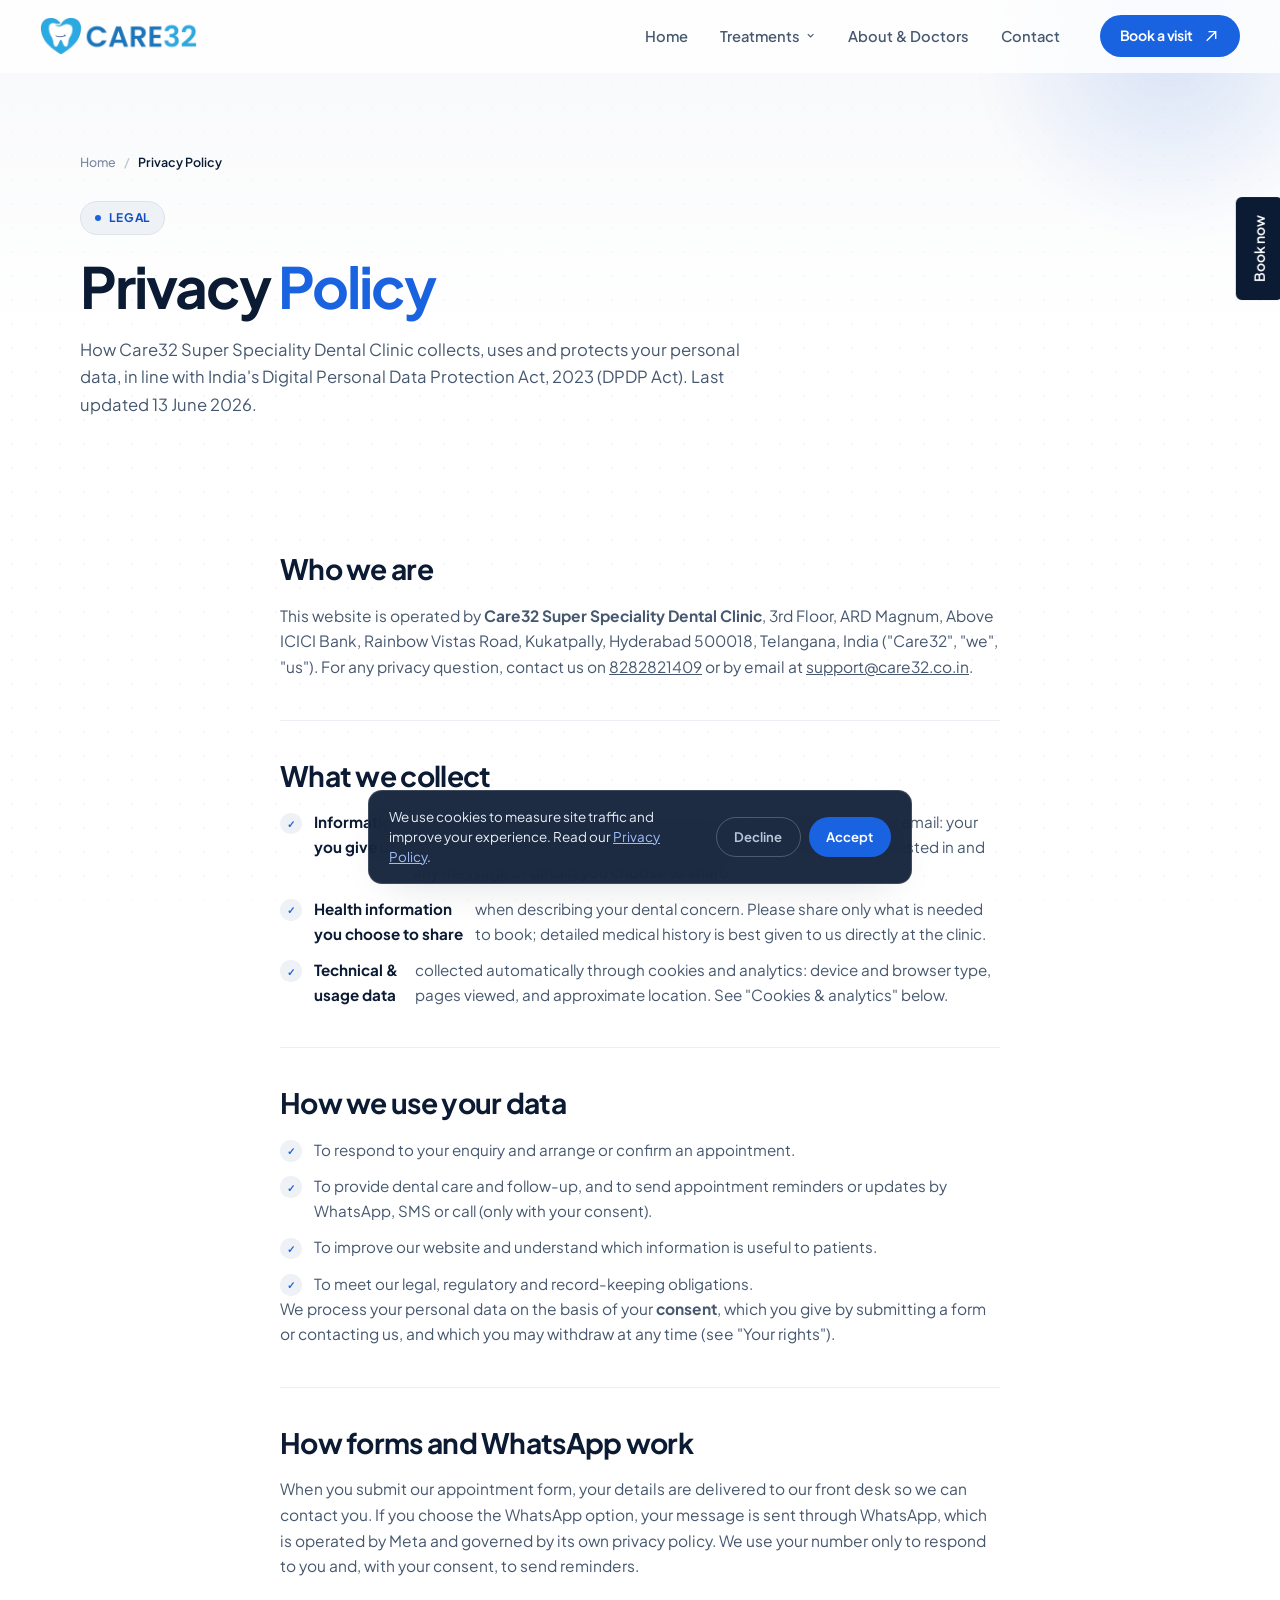
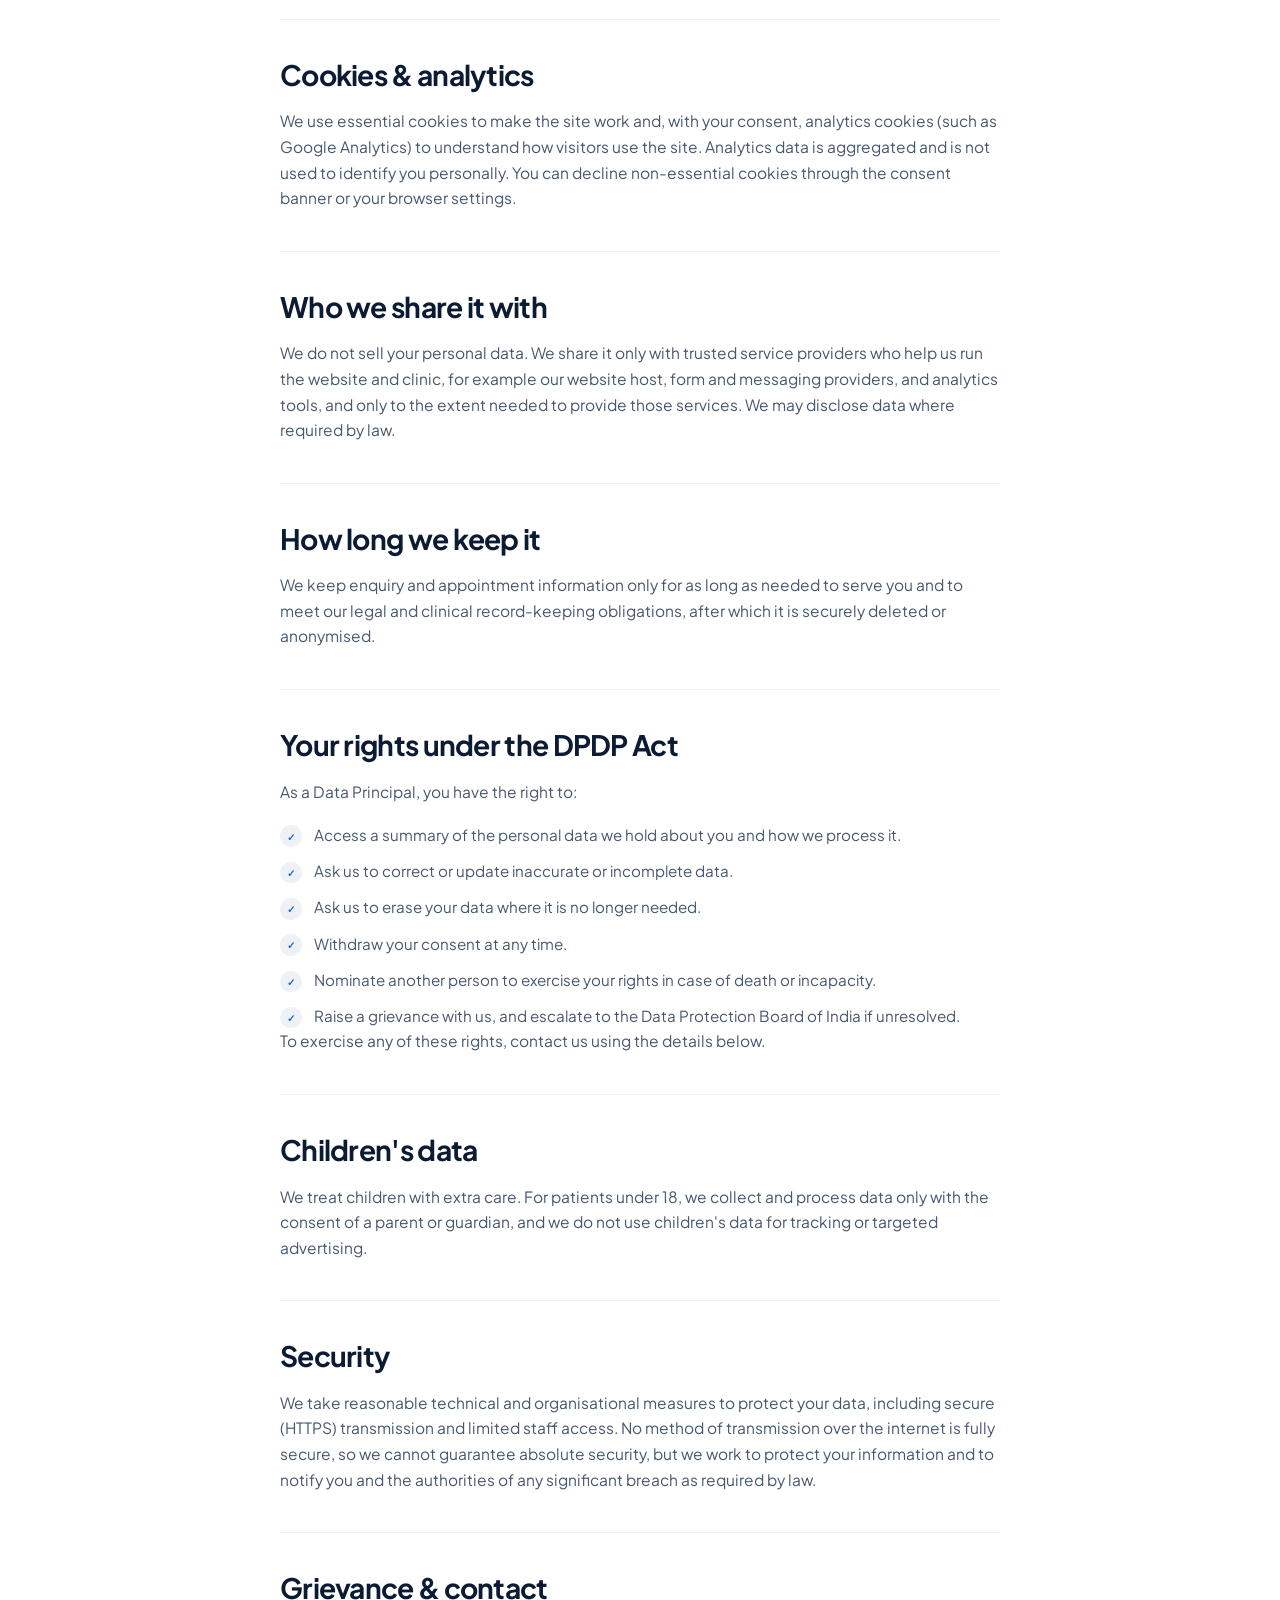
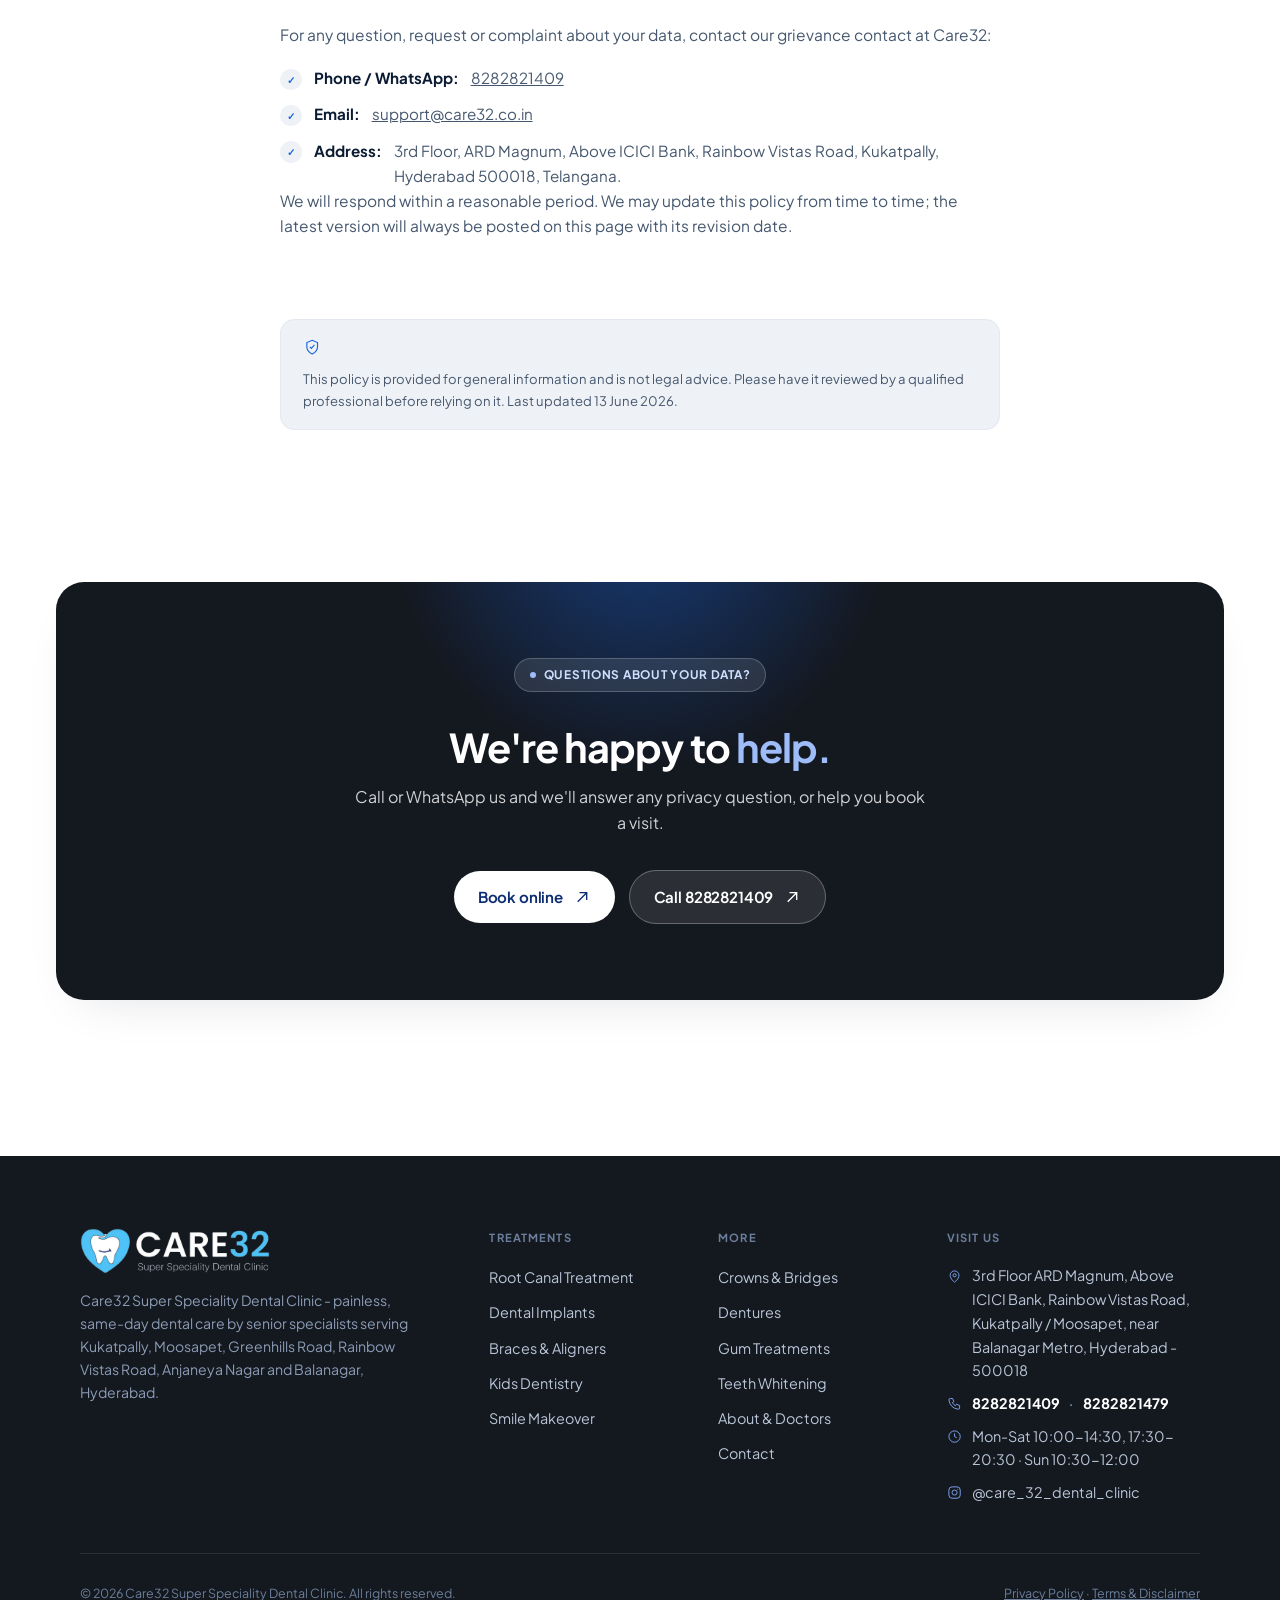
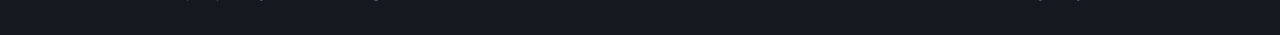
<file: website/privacy-policy.html>
<!DOCTYPE html>
<html lang="en-IN">
<head>
  <meta charset="UTF-8">
  <meta name="viewport" content="width=device-width, initial-scale=1.0">
  <link rel="icon" href="favicon.svg" type="image/svg+xml">
  <link rel="mask-icon" href="favicon.svg" color="#1A63E0">
  <link rel="apple-touch-icon" href="favicon.svg">
  <!-- Google Tag Manager + GA4 (Consent Mode v2) -->
  <script>
    window.dataLayer = window.dataLayer || [];
    function gtag(){dataLayer.push(arguments);}
    (function(){var c;try{c=localStorage.getItem('care32-consent');}catch(e){}
      gtag('consent','default',{ad_storage:'denied',ad_user_data:'denied',ad_personalization:'denied',analytics_storage:(c==='granted')?'granted':'denied',wait_for_update:500});})();
    gtag('js', new Date());
    gtag('config','G-J74BWV9274');
  </script>
  <script async src="https://www.googletagmanager.com/gtag/js?id=G-J74BWV9274"></script>
  <script>(function(w,d,s,l,i){w[l]=w[l]||[];w[l].push({'gtm.start':new Date().getTime(),event:'gtm.js'});var f=d.getElementsByTagName(s)[0],j=d.createElement(s),dl=l!='dataLayer'?'&l='+l:'';j.async=true;j.src='https://www.googletagmanager.com/gtm.js?id='+i+dl;f.parentNode.insertBefore(j,f);})(window,document,'script','dataLayer','GTM-PZJP28C');</script>
  <!-- End Google Tag Manager + GA4 -->
  <title>Privacy Policy | Care32 Dental Clinic, Kukatpally</title>
  <meta name="description" content="How Care32 Super Speciality Dental Clinic, Kukatpally collects, uses and protects your personal data, in line with India's Digital Personal Data Protection Act, 2023.">
  <link rel="canonical" href="https://care32.co.in/privacy-policy.html">
  <meta name="robots" content="index, follow">
  <meta property="og:type" content="website">
  <meta property="og:title" content="Privacy Policy | Care32 Dental Clinic, Kukatpally">
  <meta property="og:url" content="https://care32.co.in/privacy-policy.html">
  <meta property="og:locale" content="en_IN">
  <meta property="og:site_name" content="Care32 Super Speciality Dental Clinic">
  <link rel="preconnect" href="https://fonts.googleapis.com">
  <link rel="preconnect" href="https://fonts.gstatic.com" crossorigin>
  <link href="https://fonts.googleapis.com/css2?family=Plus+Jakarta+Sans:wght@400;500;600;700;800&display=swap" rel="stylesheet">
  <link rel="stylesheet" href="css/styles.css?v=42">
</head>
<body>
  <!-- Google Tag Manager (noscript) -->
  <noscript><iframe src="https://www.googletagmanager.com/ns.html?id=GTM-PZJP28C" height="0" width="0" style="display:none;visibility:hidden"></iframe></noscript>
  <!-- End Google Tag Manager (noscript) -->
  <!-- NAV -->
  <header class="nav-wrap">
    <nav class="nav" aria-label="Primary">
      <a class="nav-logo" href="index.html" aria-label="Care32 Super Speciality Dental Clinic home"><img src="assets/img/logo-care32.png?v=1" alt="Care32 Super Speciality Dental Clinic" width="660" height="160" fetchpriority="high"></a>
      <div class="nav-links">
        <a href="index.html">Home</a>
        <div class="nav-dd">
          <button class="nav-dd-trigger" aria-expanded="false" aria-haspopup="true">Treatments
            <svg viewBox="0 0 16 16" fill="none" stroke="currentColor" stroke-width="1.6" aria-hidden="true"><path d="M4 6l4 4 4-4"/></svg>
          </button>
          <div class="nav-dd-menu" role="menu">
            <a href="treatments/root-canal-treatment.html" role="menuitem">Root Canal Treatment</a>
            <a href="treatments/dental-implants.html" role="menuitem">Dental Implants</a>
            <a href="treatments/braces-and-clear-aligners.html" role="menuitem">Braces &amp; Clear Aligners</a>
            <a href="treatments/kids-dentistry.html" role="menuitem">Kids Dentistry</a>
            <a href="treatments/smile-makeover.html" role="menuitem">Smile Makeover</a>
            <a href="treatments/dental-crowns-and-bridges.html" role="menuitem">Crowns &amp; Bridges</a>
            <a href="treatments/dentures.html" role="menuitem">Dentures</a>
            <a href="treatments/gum-disease-treatment.html" role="menuitem">Gum Treatments</a>
            <a href="treatments/teeth-whitening.html" role="menuitem">Teeth Whitening</a>
            <a class="nav-dd-all" href="index.html#treatments" role="menuitem">View all treatments
              <svg viewBox="0 0 16 16" fill="none" stroke="currentColor" stroke-width="1.6" aria-hidden="true"><path d="M2 8h12M9 3l5 5-5 5"/></svg>
            </a>
          </div>
        </div>
        <a href="about.html">About&nbsp;&amp;&nbsp;Doctors</a>
        <a href="contact.html">Contact</a>
      </div>
      <a class="btn btn-primary nav-cta" href="https://care32.setmore.com/" target="_blank" rel="noopener">
        Book a visit
        <span class="btn-orb"><svg viewBox="0 0 16 16" fill="none" stroke="currentColor" stroke-width="1.5"><path d="M3 13L13 3M5 3h8v8"/></svg></span>
      </a>
      <button class="nav-burger" aria-label="Open menu" aria-expanded="false"><span></span><span></span></button>
    </nav>
  </header>
  <div class="menu-overlay">
    <nav aria-label="Mobile">
      <a href="index.html"><small>01</small> Home</a>
      <a href="index.html#treatments"><small>02</small> Treatments</a>
      <div class="menu-treat">
        <a href="treatments/root-canal-treatment.html">Root Canal</a>
        <a href="treatments/dental-implants.html">Dental Implants</a>
        <a href="treatments/braces-and-clear-aligners.html">Braces &amp; Aligners</a>
        <a href="treatments/kids-dentistry.html">Kids Dentistry</a>
        <a href="treatments/smile-makeover.html">Smile Makeover</a>
        <a href="treatments/dental-crowns-and-bridges.html">Crowns &amp; Bridges</a>
        <a href="treatments/dentures.html">Dentures</a>
        <a href="treatments/gum-disease-treatment.html">Gum Treatments</a>
        <a href="treatments/teeth-whitening.html">Teeth Whitening</a>
      </div>
      <a href="about.html"><small>03</small> About &amp; Doctors</a>
      <a href="contact.html"><small>04</small> Contact</a>
      <a href="tel:+918282821409"><small>05</small> Book a visit</a>
    </nav>
    <div class="menu-meta">
      3rd Floor ARD Magnum, Rainbow Vistas Road, Kukatpally / Moosapet · <a href="tel:+918282821409">8282821409</a> · <a href="tel:+918282821479">8282821479</a>
    </div>
  </div>

  <main>
    <section class="page-hero">
      <div class="container">
        <ol class="breadcrumb" data-reveal>
          <li><a href="index.html">Home</a></li>
          <li aria-current="page">Privacy Policy</li>
        </ol>
        <p class="eyebrow" data-reveal>Legal</p>
        <h1 data-reveal>Privacy <em>Policy</em></h1>
        <p class="lede" data-reveal style="margin-top:1.25rem;">How Care32 Super Speciality Dental Clinic collects, uses and protects your personal data, in line with India's Digital Personal Data Protection Act, 2023 (DPDP Act). Last updated 13 June 2026.</p>
      </div>
    </section>

    <section class="section-tight">
      <div class="container" style="max-width:48rem;">
        <div class="service-body">
          <section data-reveal style="border-top:none;padding-top:0;">
            <h2>Who we are</h2>
            <p>This website is operated by <strong>Care32 Super Speciality Dental Clinic</strong>, 3rd Floor, ARD Magnum, Above ICICI Bank, Rainbow Vistas Road, Kukatpally, Hyderabad 500018, Telangana, India ("Care32", "we", "us"). For any privacy question, contact us on <a href="tel:+918282821409">8282821409</a> or by email at <a href="mailto:support@care32.co.in">support@care32.co.in</a>.</p>
          </section>

          <section data-reveal>
            <h2>What we collect</h2>
            <ul class="ticks">
              <li><strong>Information you give us</strong> through our appointment or contact forms, by WhatsApp, phone or email: your name, phone number, email (if provided), the treatment you are interested in and any message or details you choose to share.</li>
              <li><strong>Health information you choose to share</strong> when describing your dental concern. Please share only what is needed to book; detailed medical history is best given to us directly at the clinic.</li>
              <li><strong>Technical &amp; usage data</strong> collected automatically through cookies and analytics: device and browser type, pages viewed, and approximate location. See "Cookies &amp; analytics" below.</li>
            </ul>
          </section>

          <section data-reveal>
            <h2>How we use your data</h2>
            <ul class="ticks">
              <li>To respond to your enquiry and arrange or confirm an appointment.</li>
              <li>To provide dental care and follow-up, and to send appointment reminders or updates by WhatsApp, SMS or call (only with your consent).</li>
              <li>To improve our website and understand which information is useful to patients.</li>
              <li>To meet our legal, regulatory and record-keeping obligations.</li>
            </ul>
            <p>We process your personal data on the basis of your <strong>consent</strong>, which you give by submitting a form or contacting us, and which you may withdraw at any time (see "Your rights").</p>
          </section>

          <section data-reveal>
            <h2>How forms and WhatsApp work</h2>
            <p>When you submit our appointment form, your details are delivered to our front desk so we can contact you. If you choose the WhatsApp option, your message is sent through WhatsApp, which is operated by Meta and governed by its own privacy policy. We use your number only to respond to you and, with your consent, to send reminders.</p>
          </section>

          <section data-reveal>
            <h2>Cookies &amp; analytics</h2>
            <p>We use essential cookies to make the site work and, with your consent, analytics cookies (such as Google Analytics) to understand how visitors use the site. Analytics data is aggregated and is not used to identify you personally. You can decline non-essential cookies through the consent banner or your browser settings.</p>
          </section>

          <section data-reveal>
            <h2>Who we share it with</h2>
            <p>We do not sell your personal data. We share it only with trusted service providers who help us run the website and clinic, for example our website host, form and messaging providers, and analytics tools, and only to the extent needed to provide those services. We may disclose data where required by law.</p>
          </section>

          <section data-reveal>
            <h2>How long we keep it</h2>
            <p>We keep enquiry and appointment information only for as long as needed to serve you and to meet our legal and clinical record-keeping obligations, after which it is securely deleted or anonymised.</p>
          </section>

          <section data-reveal>
            <h2>Your rights under the DPDP Act</h2>
            <p>As a Data Principal, you have the right to:</p>
            <ul class="ticks">
              <li>Access a summary of the personal data we hold about you and how we process it.</li>
              <li>Ask us to correct or update inaccurate or incomplete data.</li>
              <li>Ask us to erase your data where it is no longer needed.</li>
              <li>Withdraw your consent at any time.</li>
              <li>Nominate another person to exercise your rights in case of death or incapacity.</li>
              <li>Raise a grievance with us, and escalate to the Data Protection Board of India if unresolved.</li>
            </ul>
            <p>To exercise any of these rights, contact us using the details below.</p>
          </section>

          <section data-reveal>
            <h2>Children's data</h2>
            <p>We treat children with extra care. For patients under 18, we collect and process data only with the consent of a parent or guardian, and we do not use children's data for tracking or targeted advertising.</p>
          </section>

          <section data-reveal>
            <h2>Security</h2>
            <p>We take reasonable technical and organisational measures to protect your data, including secure (HTTPS) transmission and limited staff access. No method of transmission over the internet is fully secure, so we cannot guarantee absolute security, but we work to protect your information and to notify you and the authorities of any significant breach as required by law.</p>
          </section>

          <section data-reveal>
            <h2>Grievance &amp; contact</h2>
            <p>For any question, request or complaint about your data, contact our grievance contact at Care32:</p>
            <ul class="ticks">
              <li><strong>Phone / WhatsApp:</strong> <a href="tel:+918282821409">8282821409</a></li>
              <li><strong>Email:</strong> <a href="mailto:support@care32.co.in">support@care32.co.in</a></li>
              <li><strong>Address:</strong> 3rd Floor, ARD Magnum, Above ICICI Bank, Rainbow Vistas Road, Kukatpally, Hyderabad 500018, Telangana.</li>
            </ul>
            <p>We will respond within a reasonable period. We may update this policy from time to time; the latest version will always be posted on this page with its revision date.</p>
          </section>

          <div class="review-byline" data-reveal>
            <svg class="ico" viewBox="0 0 24 24" fill="none" stroke="currentColor" stroke-width="1.5" aria-hidden="true"><path d="M12 21c-4.5-2.2-7-5.5-7-9.5V6l7-3 7 3v5.5c0 4-2.5 7.3-7 9.5z"/><path d="M9 11.5l2 2 4-4.5"/></svg>
            <span>This policy is provided for general information and is not legal advice. Please have it reviewed by a qualified professional before relying on it. Last updated 13 June 2026.</span>
          </div>
        </div>
      </div>
    </section>

    <!-- CTA -->
    <section class="cta-band section-tight">
      <div class="cta-shell" data-reveal>
        <div class="cta-core">
          <p class="eyebrow">Questions about your data?</p>
          <h2>We're happy to <em>help.</em></h2>
          <p>Call or WhatsApp us and we'll answer any privacy question, or help you book a visit.</p>
          <div class="hero-actions">
            <a class="btn btn-light" href="https://care32.setmore.com/" target="_blank" rel="noopener">Book online <span class="btn-orb"><svg viewBox="0 0 16 16" fill="none" stroke="currentColor" stroke-width="1.5"><path d="M3 13L13 3M5 3h8v8"/></svg></span></a>
            <a class="btn btn-ghost" href="tel:+918282821409">Call 8282821409 <span class="btn-orb"><svg viewBox="0 0 16 16" fill="none" stroke="currentColor" stroke-width="1.5"><path d="M3 13L13 3M5 3h8v8"/></svg></span></a>
          </div>
        </div>
      </div>
    </section>
  </main>

  <footer class="footer">
    <div class="container">
      <div class="footer-grid">
        <div class="footer-brand">
          <a class="nav-logo" href="index.html" aria-label="Care32 Super Speciality Dental Clinic home"><img src="assets/img/logo-care32-light.png?v=1" alt="Care32 Super Speciality Dental Clinic" width="520" height="126" loading="lazy"></a>
          <p>Care32 Super Speciality Dental Clinic - painless, same-day dental care by senior specialists serving Kukatpally, Moosapet, Greenhills Road, Rainbow Vistas Road, Anjaneya Nagar and Balanagar, Hyderabad.</p>
        </div>
        <div>
          <h4>Treatments</h4>
          <ul>
            <li><a href="treatments/root-canal-treatment.html">Root Canal Treatment</a></li>
            <li><a href="treatments/dental-implants.html">Dental Implants</a></li>
            <li><a href="treatments/braces-and-clear-aligners.html">Braces &amp; Aligners</a></li>
            <li><a href="treatments/kids-dentistry.html">Kids Dentistry</a></li>
            <li><a href="treatments/smile-makeover.html">Smile Makeover</a></li>
          </ul>
        </div>
        <div>
          <h4>More</h4>
          <ul>
            <li><a href="treatments/dental-crowns-and-bridges.html">Crowns &amp; Bridges</a></li>
            <li><a href="treatments/dentures.html">Dentures</a></li>
            <li><a href="treatments/gum-disease-treatment.html">Gum Treatments</a></li>
            <li><a href="treatments/teeth-whitening.html">Teeth Whitening</a></li>
            <li><a href="about.html">About &amp; Doctors</a></li>
            <li><a href="contact.html">Contact</a></li>
          </ul>
        </div>
        <div>
          <h4>Visit us</h4>
          <ul class="footer-contact">
            <li><span><svg class="ico" viewBox="0 0 24 24" fill="none" stroke="currentColor" stroke-width="1.5" aria-hidden="true"><path d="M12 21s-7-5.2-7-11a7 7 0 0 1 14 0c0 5.8-7 11-7 11z"/><circle cx="12" cy="10" r="2.5"/></svg></span><span>3rd Floor ARD Magnum, Above ICICI Bank, Rainbow Vistas Road, Kukatpally / Moosapet, near Balanagar Metro, Hyderabad - 500018</span></li>
            <li><span><svg class="ico" viewBox="0 0 24 24" fill="none" stroke="currentColor" stroke-width="1.5" aria-hidden="true"><path d="M5 4h4l2 5-2.5 1.5a11 11 0 0 0 5 5L15 13l5 2v4a2 2 0 0 1-2 2A16 16 0 0 1 3 6a2 2 0 0 1 2-2z"/></svg></span><a href="tel:+918282821409"><strong>8282821409</strong></a> · <a href="tel:+918282821479"><strong>8282821479</strong></a></li>
            <li><span><svg class="ico" viewBox="0 0 24 24" fill="none" stroke="currentColor" stroke-width="1.5" aria-hidden="true"><circle cx="12" cy="12" r="9"/><path d="M12 7v5l3.5 2"/></svg></span><span>Mon-Sat 10:00-14:30, 17:30-20:30 · Sun 10:30-12:00</span></li>
            <li><span><svg class="ico" viewBox="0 0 24 24" fill="none" stroke="currentColor" stroke-width="1.5" aria-hidden="true"><rect x="3" y="3" width="18" height="18" rx="5"/><circle cx="12" cy="12" r="4"/><circle cx="17.2" cy="6.8" r="0.8" fill="currentColor" stroke="none"/></svg></span><a href="https://www.instagram.com/care_32_dental_clinic" rel="noopener" target="_blank">@care_32_dental_clinic</a></li>
          </ul>
        </div>
      </div>
      <div class="footer-bottom">
        <span>© 2026 Care32 Super Speciality Dental Clinic. All rights reserved.</span>
        <span><a href="privacy-policy.html">Privacy Policy</a> · <a href="terms.html">Terms &amp; Disclaimer</a></span>
      </div>
    </div>
  </footer>

  <a class="wa-float" href="https://wa.me/918282821409" rel="noopener" target="_blank" aria-label="Chat with Care32 on WhatsApp">
    <svg viewBox="0 0 24 24" fill="currentColor"><path d="M12 2a10 10 0 0 0-8.6 15.1L2 22l5-1.3A10 10 0 1 0 12 2zm5.2 14.2c-.2.6-1.3 1.2-1.8 1.2-.5.1-1 .2-3.3-.7-2.8-1.1-4.6-4-4.7-4.2-.1-.2-1.1-1.5-1.1-2.9s.7-2 1-2.3c.2-.3.5-.3.7-.3h.5c.2 0 .4 0 .6.5l.9 2.1c.1.2.1.4 0 .6l-.4.6-.5.5c-.2.2-.3.4-.1.7.2.3.8 1.4 1.8 2.2 1.3 1.1 2.3 1.5 2.6 1.6.3.1.5.1.7-.1l1-1.2c.2-.3.4-.2.7-.1l2 1c.3.1.5.2.6.4 0 .1 0 .8-.2 1.4z"/></svg>
  </a>

  <script src="js/main.js?v=42" defer></script>
  <!-- Setmore Anywhere "Book Now" widget -->
  <script id="anywhere_book_now_script" src="https://assets.setmore.com/integration/book-now/live/v1/anywhere-book-now.js"></script>
  <button id="Anywhere_button_iframe" class="anywhere-book-now-button" style="background-color: #0B1B33; color: #fff; border: none; padding: 12px 18px; font-size: 14px; font-weight: 600; border-radius: 6px; cursor: pointer; position: fixed; right: 0; top: 25%; z-index: 80; transform: translate(30%, 0) rotate(-90deg);" data-booking-url="https://care32.setmore.com" data-new-tab="false">Book now</button>
</body>
</html>
</file>
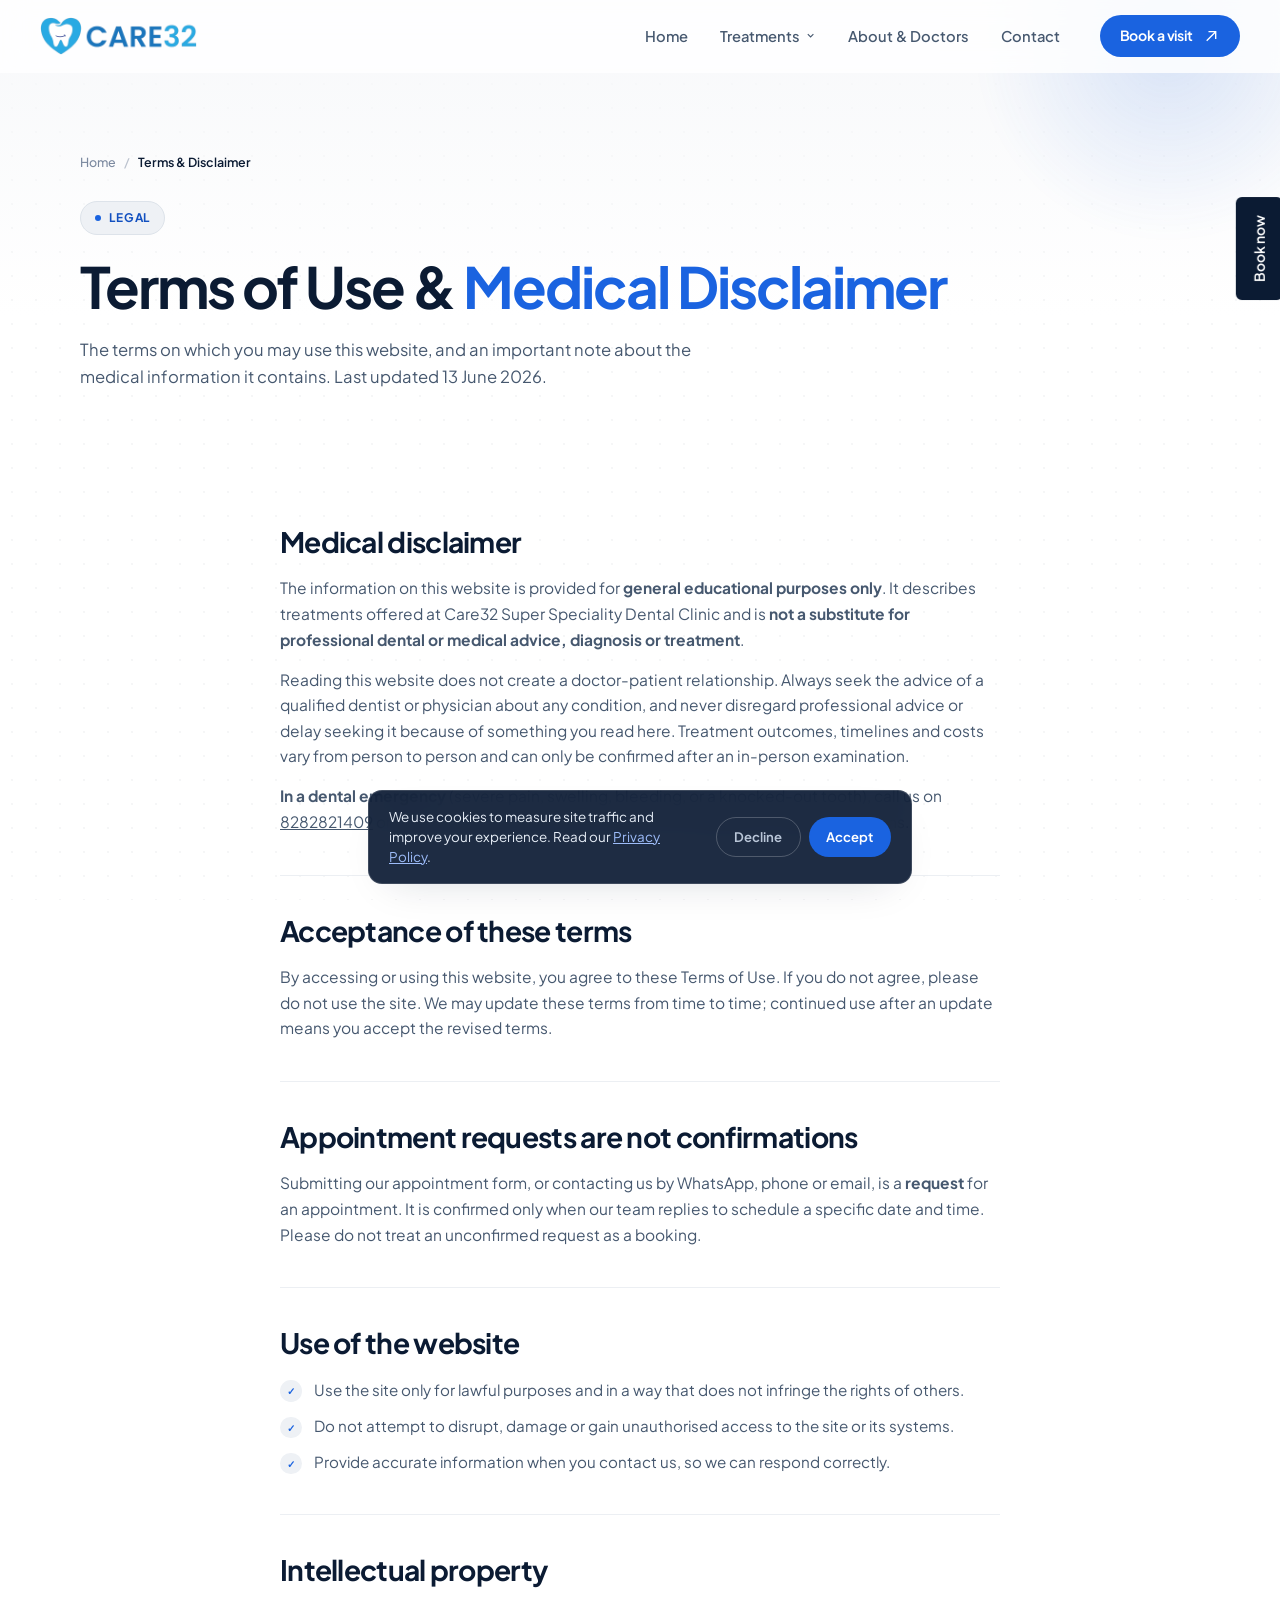
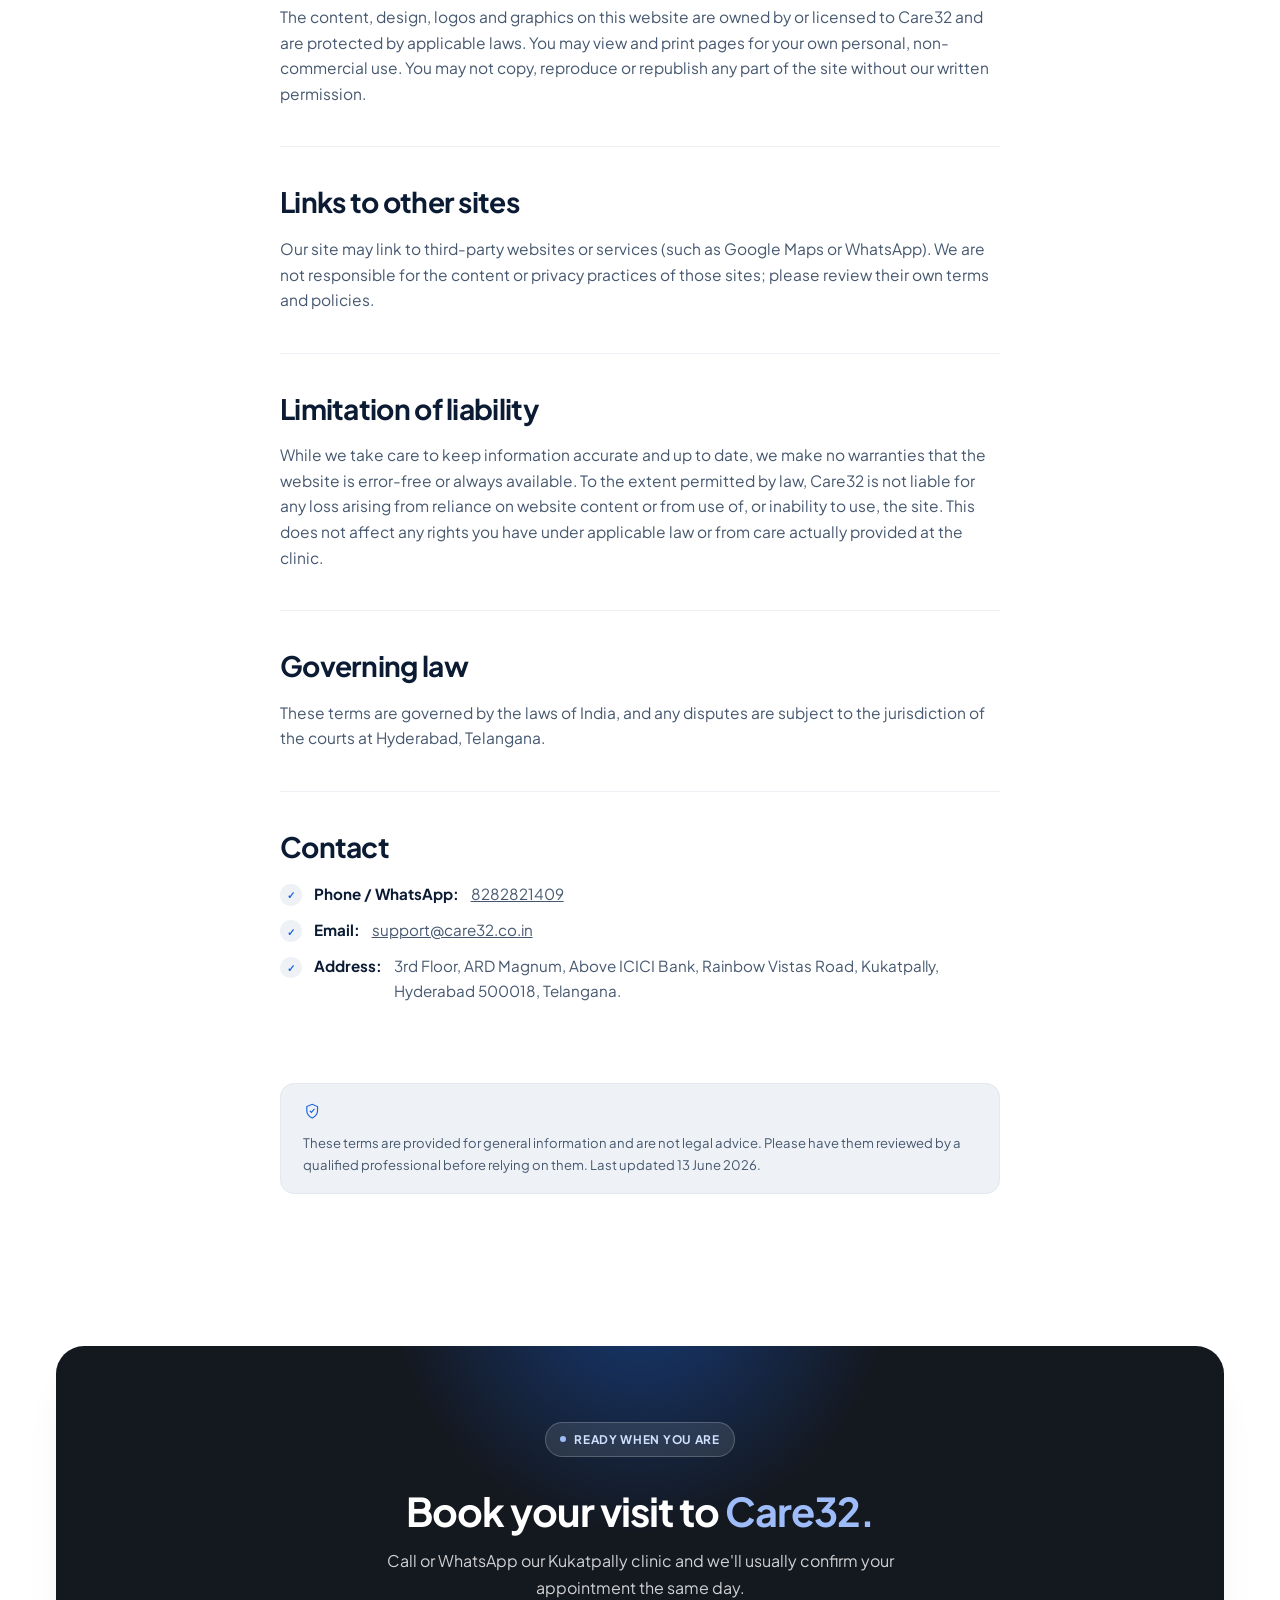
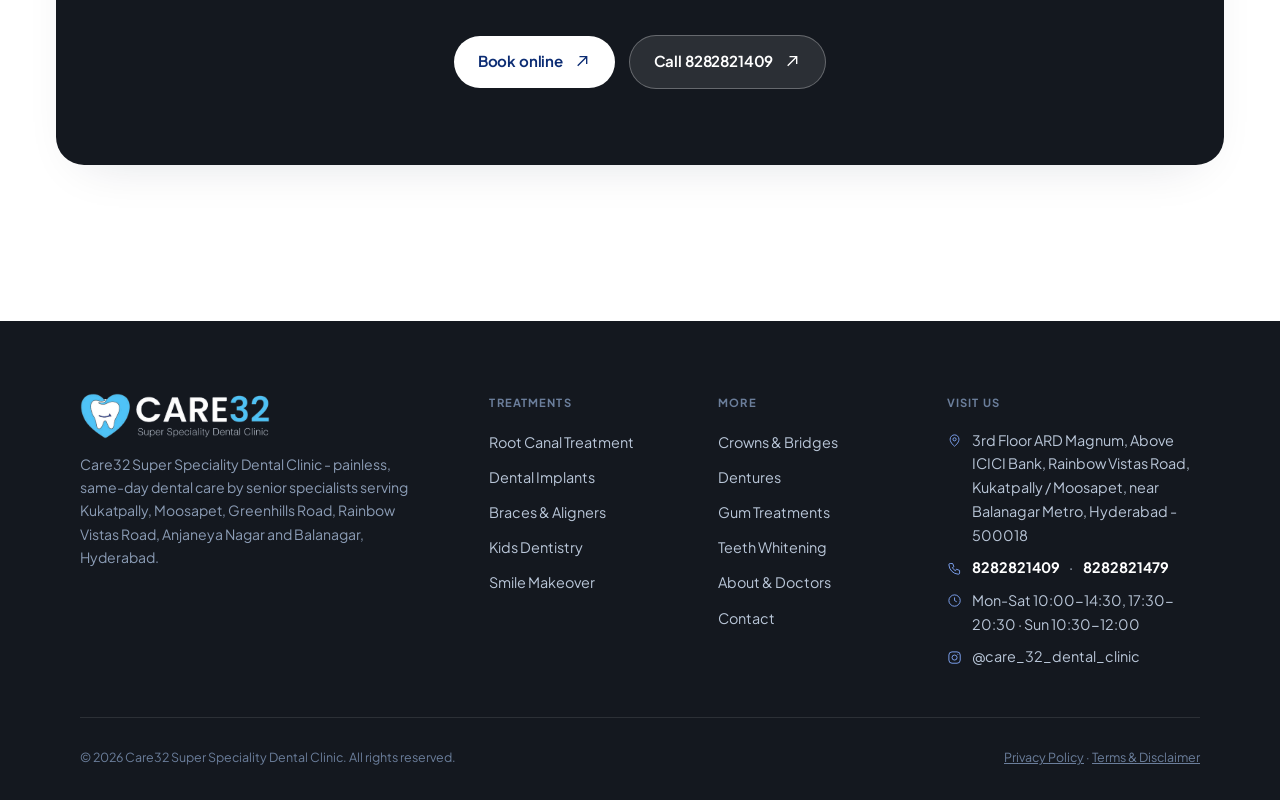
<file: website/terms.html>
<!DOCTYPE html>
<html lang="en-IN">
<head>
  <meta charset="UTF-8">
  <meta name="viewport" content="width=device-width, initial-scale=1.0">
  <link rel="icon" href="favicon.svg" type="image/svg+xml">
  <link rel="mask-icon" href="favicon.svg" color="#1A63E0">
  <link rel="apple-touch-icon" href="favicon.svg">
  <!-- Google Tag Manager + GA4 (Consent Mode v2) -->
  <script>
    window.dataLayer = window.dataLayer || [];
    function gtag(){dataLayer.push(arguments);}
    (function(){var c;try{c=localStorage.getItem('care32-consent');}catch(e){}
      gtag('consent','default',{ad_storage:'denied',ad_user_data:'denied',ad_personalization:'denied',analytics_storage:(c==='granted')?'granted':'denied',wait_for_update:500});})();
    gtag('js', new Date());
    gtag('config','G-J74BWV9274');
  </script>
  <script async src="https://www.googletagmanager.com/gtag/js?id=G-J74BWV9274"></script>
  <script>(function(w,d,s,l,i){w[l]=w[l]||[];w[l].push({'gtm.start':new Date().getTime(),event:'gtm.js'});var f=d.getElementsByTagName(s)[0],j=d.createElement(s),dl=l!='dataLayer'?'&l='+l:'';j.async=true;j.src='https://www.googletagmanager.com/gtm.js?id='+i+dl;f.parentNode.insertBefore(j,f);})(window,document,'script','dataLayer','GTM-PZJP28C');</script>
  <!-- End Google Tag Manager + GA4 -->
  <title>Terms of Use &amp; Medical Disclaimer | Care32 Kukatpally</title>
  <meta name="description" content="Terms of use and medical disclaimer for the Care32 Super Speciality Dental Clinic website, Kukatpally, Hyderabad. Website content is informational, not medical advice.">
  <link rel="canonical" href="https://care32.co.in/terms.html">
  <meta name="robots" content="index, follow">
  <meta property="og:type" content="website">
  <meta property="og:title" content="Terms of Use &amp; Medical Disclaimer | Care32 Kukatpally">
  <meta property="og:url" content="https://care32.co.in/terms.html">
  <meta property="og:locale" content="en_IN">
  <meta property="og:site_name" content="Care32 Super Speciality Dental Clinic">
  <link rel="preconnect" href="https://fonts.googleapis.com">
  <link rel="preconnect" href="https://fonts.gstatic.com" crossorigin>
  <link href="https://fonts.googleapis.com/css2?family=Plus+Jakarta+Sans:wght@400;500;600;700;800&display=swap" rel="stylesheet">
  <link rel="stylesheet" href="css/styles.css?v=42">
</head>
<body>
  <!-- Google Tag Manager (noscript) -->
  <noscript><iframe src="https://www.googletagmanager.com/ns.html?id=GTM-PZJP28C" height="0" width="0" style="display:none;visibility:hidden"></iframe></noscript>
  <!-- End Google Tag Manager (noscript) -->
  <!-- NAV -->
  <header class="nav-wrap">
    <nav class="nav" aria-label="Primary">
      <a class="nav-logo" href="index.html" aria-label="Care32 Super Speciality Dental Clinic home"><img src="assets/img/logo-care32.png?v=1" alt="Care32 Super Speciality Dental Clinic" width="660" height="160" fetchpriority="high"></a>
      <div class="nav-links">
        <a href="index.html">Home</a>
        <div class="nav-dd">
          <button class="nav-dd-trigger" aria-expanded="false" aria-haspopup="true">Treatments
            <svg viewBox="0 0 16 16" fill="none" stroke="currentColor" stroke-width="1.6" aria-hidden="true"><path d="M4 6l4 4 4-4"/></svg>
          </button>
          <div class="nav-dd-menu" role="menu">
            <a href="treatments/root-canal-treatment.html" role="menuitem">Root Canal Treatment</a>
            <a href="treatments/dental-implants.html" role="menuitem">Dental Implants</a>
            <a href="treatments/braces-and-clear-aligners.html" role="menuitem">Braces &amp; Clear Aligners</a>
            <a href="treatments/kids-dentistry.html" role="menuitem">Kids Dentistry</a>
            <a href="treatments/smile-makeover.html" role="menuitem">Smile Makeover</a>
            <a href="treatments/dental-crowns-and-bridges.html" role="menuitem">Crowns &amp; Bridges</a>
            <a href="treatments/dentures.html" role="menuitem">Dentures</a>
            <a href="treatments/gum-disease-treatment.html" role="menuitem">Gum Treatments</a>
            <a href="treatments/teeth-whitening.html" role="menuitem">Teeth Whitening</a>
            <a class="nav-dd-all" href="index.html#treatments" role="menuitem">View all treatments
              <svg viewBox="0 0 16 16" fill="none" stroke="currentColor" stroke-width="1.6" aria-hidden="true"><path d="M2 8h12M9 3l5 5-5 5"/></svg>
            </a>
          </div>
        </div>
        <a href="about.html">About&nbsp;&amp;&nbsp;Doctors</a>
        <a href="contact.html">Contact</a>
      </div>
      <a class="btn btn-primary nav-cta" href="https://care32.setmore.com/" target="_blank" rel="noopener">
        Book a visit
        <span class="btn-orb"><svg viewBox="0 0 16 16" fill="none" stroke="currentColor" stroke-width="1.5"><path d="M3 13L13 3M5 3h8v8"/></svg></span>
      </a>
      <button class="nav-burger" aria-label="Open menu" aria-expanded="false"><span></span><span></span></button>
    </nav>
  </header>
  <div class="menu-overlay">
    <nav aria-label="Mobile">
      <a href="index.html"><small>01</small> Home</a>
      <a href="index.html#treatments"><small>02</small> Treatments</a>
      <div class="menu-treat">
        <a href="treatments/root-canal-treatment.html">Root Canal</a>
        <a href="treatments/dental-implants.html">Dental Implants</a>
        <a href="treatments/braces-and-clear-aligners.html">Braces &amp; Aligners</a>
        <a href="treatments/kids-dentistry.html">Kids Dentistry</a>
        <a href="treatments/smile-makeover.html">Smile Makeover</a>
        <a href="treatments/dental-crowns-and-bridges.html">Crowns &amp; Bridges</a>
        <a href="treatments/dentures.html">Dentures</a>
        <a href="treatments/gum-disease-treatment.html">Gum Treatments</a>
        <a href="treatments/teeth-whitening.html">Teeth Whitening</a>
      </div>
      <a href="about.html"><small>03</small> About &amp; Doctors</a>
      <a href="contact.html"><small>04</small> Contact</a>
      <a href="tel:+918282821409"><small>05</small> Book a visit</a>
    </nav>
    <div class="menu-meta">
      3rd Floor ARD Magnum, Rainbow Vistas Road, Kukatpally / Moosapet · <a href="tel:+918282821409">8282821409</a> · <a href="tel:+918282821479">8282821479</a>
    </div>
  </div>

  <main>
    <section class="page-hero">
      <div class="container">
        <ol class="breadcrumb" data-reveal>
          <li><a href="index.html">Home</a></li>
          <li aria-current="page">Terms &amp; Disclaimer</li>
        </ol>
        <p class="eyebrow" data-reveal>Legal</p>
        <h1 data-reveal>Terms of Use &amp; <em>Medical Disclaimer</em></h1>
        <p class="lede" data-reveal style="margin-top:1.25rem;">The terms on which you may use this website, and an important note about the medical information it contains. Last updated 13 June 2026.</p>
      </div>
    </section>

    <section class="section-tight">
      <div class="container" style="max-width:48rem;">
        <div class="service-body">
          <section data-reveal style="border-top:none;padding-top:0;">
            <h2>Medical disclaimer</h2>
            <p>The information on this website is provided for <strong>general educational purposes only</strong>. It describes treatments offered at Care32 Super Speciality Dental Clinic and is <strong>not a substitute for professional dental or medical advice, diagnosis or treatment</strong>.</p>
            <p>Reading this website does not create a doctor-patient relationship. Always seek the advice of a qualified dentist or physician about any condition, and never disregard professional advice or delay seeking it because of something you read here. Treatment outcomes, timelines and costs vary from person to person and can only be confirmed after an in-person examination.</p>
            <p><strong>In a dental emergency</strong> (severe pain, swelling, bleeding, or a knocked-out tooth), call us on <a href="tel:+918282821409">8282821409</a> or seek immediate care. Do not rely on this website for urgent situations.</p>
          </section>

          <section data-reveal>
            <h2>Acceptance of these terms</h2>
            <p>By accessing or using this website, you agree to these Terms of Use. If you do not agree, please do not use the site. We may update these terms from time to time; continued use after an update means you accept the revised terms.</p>
          </section>

          <section data-reveal>
            <h2>Appointment requests are not confirmations</h2>
            <p>Submitting our appointment form, or contacting us by WhatsApp, phone or email, is a <strong>request</strong> for an appointment. It is confirmed only when our team replies to schedule a specific date and time. Please do not treat an unconfirmed request as a booking.</p>
          </section>

          <section data-reveal>
            <h2>Use of the website</h2>
            <ul class="ticks">
              <li>Use the site only for lawful purposes and in a way that does not infringe the rights of others.</li>
              <li>Do not attempt to disrupt, damage or gain unauthorised access to the site or its systems.</li>
              <li>Provide accurate information when you contact us, so we can respond correctly.</li>
            </ul>
          </section>

          <section data-reveal>
            <h2>Intellectual property</h2>
            <p>The content, design, logos and graphics on this website are owned by or licensed to Care32 and are protected by applicable laws. You may view and print pages for your own personal, non-commercial use. You may not copy, reproduce or republish any part of the site without our written permission.</p>
          </section>

          <section data-reveal>
            <h2>Links to other sites</h2>
            <p>Our site may link to third-party websites or services (such as Google Maps or WhatsApp). We are not responsible for the content or privacy practices of those sites; please review their own terms and policies.</p>
          </section>

          <section data-reveal>
            <h2>Limitation of liability</h2>
            <p>While we take care to keep information accurate and up to date, we make no warranties that the website is error-free or always available. To the extent permitted by law, Care32 is not liable for any loss arising from reliance on website content or from use of, or inability to use, the site. This does not affect any rights you have under applicable law or from care actually provided at the clinic.</p>
          </section>

          <section data-reveal>
            <h2>Governing law</h2>
            <p>These terms are governed by the laws of India, and any disputes are subject to the jurisdiction of the courts at Hyderabad, Telangana.</p>
          </section>

          <section data-reveal>
            <h2>Contact</h2>
            <ul class="ticks">
              <li><strong>Phone / WhatsApp:</strong> <a href="tel:+918282821409">8282821409</a></li>
              <li><strong>Email:</strong> <a href="mailto:support@care32.co.in">support@care32.co.in</a></li>
              <li><strong>Address:</strong> 3rd Floor, ARD Magnum, Above ICICI Bank, Rainbow Vistas Road, Kukatpally, Hyderabad 500018, Telangana.</li>
            </ul>
          </section>

          <div class="review-byline" data-reveal>
            <svg class="ico" viewBox="0 0 24 24" fill="none" stroke="currentColor" stroke-width="1.5" aria-hidden="true"><path d="M12 21c-4.5-2.2-7-5.5-7-9.5V6l7-3 7 3v5.5c0 4-2.5 7.3-7 9.5z"/><path d="M9 11.5l2 2 4-4.5"/></svg>
            <span>These terms are provided for general information and are not legal advice. Please have them reviewed by a qualified professional before relying on them. Last updated 13 June 2026.</span>
          </div>
        </div>
      </div>
    </section>

    <section class="cta-band section-tight">
      <div class="cta-shell" data-reveal>
        <div class="cta-core">
          <p class="eyebrow">Ready when you are</p>
          <h2>Book your visit to <em>Care32.</em></h2>
          <p>Call or WhatsApp our Kukatpally clinic and we'll usually confirm your appointment the same day.</p>
          <div class="hero-actions">
            <a class="btn btn-light" href="https://care32.setmore.com/" target="_blank" rel="noopener">Book online <span class="btn-orb"><svg viewBox="0 0 16 16" fill="none" stroke="currentColor" stroke-width="1.5"><path d="M3 13L13 3M5 3h8v8"/></svg></span></a>
            <a class="btn btn-ghost" href="tel:+918282821409">Call 8282821409 <span class="btn-orb"><svg viewBox="0 0 16 16" fill="none" stroke="currentColor" stroke-width="1.5"><path d="M3 13L13 3M5 3h8v8"/></svg></span></a>
          </div>
        </div>
      </div>
    </section>
  </main>

  <footer class="footer">
    <div class="container">
      <div class="footer-grid">
        <div class="footer-brand">
          <a class="nav-logo" href="index.html" aria-label="Care32 Super Speciality Dental Clinic home"><img src="assets/img/logo-care32-light.png?v=1" alt="Care32 Super Speciality Dental Clinic" width="520" height="126" loading="lazy"></a>
          <p>Care32 Super Speciality Dental Clinic - painless, same-day dental care by senior specialists serving Kukatpally, Moosapet, Greenhills Road, Rainbow Vistas Road, Anjaneya Nagar and Balanagar, Hyderabad.</p>
        </div>
        <div>
          <h4>Treatments</h4>
          <ul>
            <li><a href="treatments/root-canal-treatment.html">Root Canal Treatment</a></li>
            <li><a href="treatments/dental-implants.html">Dental Implants</a></li>
            <li><a href="treatments/braces-and-clear-aligners.html">Braces &amp; Aligners</a></li>
            <li><a href="treatments/kids-dentistry.html">Kids Dentistry</a></li>
            <li><a href="treatments/smile-makeover.html">Smile Makeover</a></li>
          </ul>
        </div>
        <div>
          <h4>More</h4>
          <ul>
            <li><a href="treatments/dental-crowns-and-bridges.html">Crowns &amp; Bridges</a></li>
            <li><a href="treatments/dentures.html">Dentures</a></li>
            <li><a href="treatments/gum-disease-treatment.html">Gum Treatments</a></li>
            <li><a href="treatments/teeth-whitening.html">Teeth Whitening</a></li>
            <li><a href="about.html">About &amp; Doctors</a></li>
            <li><a href="contact.html">Contact</a></li>
          </ul>
        </div>
        <div>
          <h4>Visit us</h4>
          <ul class="footer-contact">
            <li><span><svg class="ico" viewBox="0 0 24 24" fill="none" stroke="currentColor" stroke-width="1.5" aria-hidden="true"><path d="M12 21s-7-5.2-7-11a7 7 0 0 1 14 0c0 5.8-7 11-7 11z"/><circle cx="12" cy="10" r="2.5"/></svg></span><span>3rd Floor ARD Magnum, Above ICICI Bank, Rainbow Vistas Road, Kukatpally / Moosapet, near Balanagar Metro, Hyderabad - 500018</span></li>
            <li><span><svg class="ico" viewBox="0 0 24 24" fill="none" stroke="currentColor" stroke-width="1.5" aria-hidden="true"><path d="M5 4h4l2 5-2.5 1.5a11 11 0 0 0 5 5L15 13l5 2v4a2 2 0 0 1-2 2A16 16 0 0 1 3 6a2 2 0 0 1 2-2z"/></svg></span><a href="tel:+918282821409"><strong>8282821409</strong></a> · <a href="tel:+918282821479"><strong>8282821479</strong></a></li>
            <li><span><svg class="ico" viewBox="0 0 24 24" fill="none" stroke="currentColor" stroke-width="1.5" aria-hidden="true"><circle cx="12" cy="12" r="9"/><path d="M12 7v5l3.5 2"/></svg></span><span>Mon-Sat 10:00-14:30, 17:30-20:30 · Sun 10:30-12:00</span></li>
            <li><span><svg class="ico" viewBox="0 0 24 24" fill="none" stroke="currentColor" stroke-width="1.5" aria-hidden="true"><rect x="3" y="3" width="18" height="18" rx="5"/><circle cx="12" cy="12" r="4"/><circle cx="17.2" cy="6.8" r="0.8" fill="currentColor" stroke="none"/></svg></span><a href="https://www.instagram.com/care_32_dental_clinic" rel="noopener" target="_blank">@care_32_dental_clinic</a></li>
          </ul>
        </div>
      </div>
      <div class="footer-bottom">
        <span>© 2026 Care32 Super Speciality Dental Clinic. All rights reserved.</span>
        <span><a href="privacy-policy.html">Privacy Policy</a> · <a href="terms.html">Terms &amp; Disclaimer</a></span>
      </div>
    </div>
  </footer>

  <a class="wa-float" href="https://wa.me/918282821409" rel="noopener" target="_blank" aria-label="Chat with Care32 on WhatsApp">
    <svg viewBox="0 0 24 24" fill="currentColor"><path d="M12 2a10 10 0 0 0-8.6 15.1L2 22l5-1.3A10 10 0 1 0 12 2zm5.2 14.2c-.2.6-1.3 1.2-1.8 1.2-.5.1-1 .2-3.3-.7-2.8-1.1-4.6-4-4.7-4.2-.1-.2-1.1-1.5-1.1-2.9s.7-2 1-2.3c.2-.3.5-.3.7-.3h.5c.2 0 .4 0 .6.5l.9 2.1c.1.2.1.4 0 .6l-.4.6-.5.5c-.2.2-.3.4-.1.7.2.3.8 1.4 1.8 2.2 1.3 1.1 2.3 1.5 2.6 1.6.3.1.5.1.7-.1l1-1.2c.2-.3.4-.2.7-.1l2 1c.3.1.5.2.6.4 0 .1 0 .8-.2 1.4z"/></svg>
  </a>

  <script src="js/main.js?v=42" defer></script>
  <!-- Setmore Anywhere "Book Now" widget -->
  <script id="anywhere_book_now_script" src="https://assets.setmore.com/integration/book-now/live/v1/anywhere-book-now.js"></script>
  <button id="Anywhere_button_iframe" class="anywhere-book-now-button" style="background-color: #0B1B33; color: #fff; border: none; padding: 12px 18px; font-size: 14px; font-weight: 600; border-radius: 6px; cursor: pointer; position: fixed; right: 0; top: 25%; z-index: 80; transform: translate(30%, 0) rotate(-90deg);" data-booking-url="https://care32.setmore.com" data-new-tab="false">Book now</button>
</body>
</html>
</file>
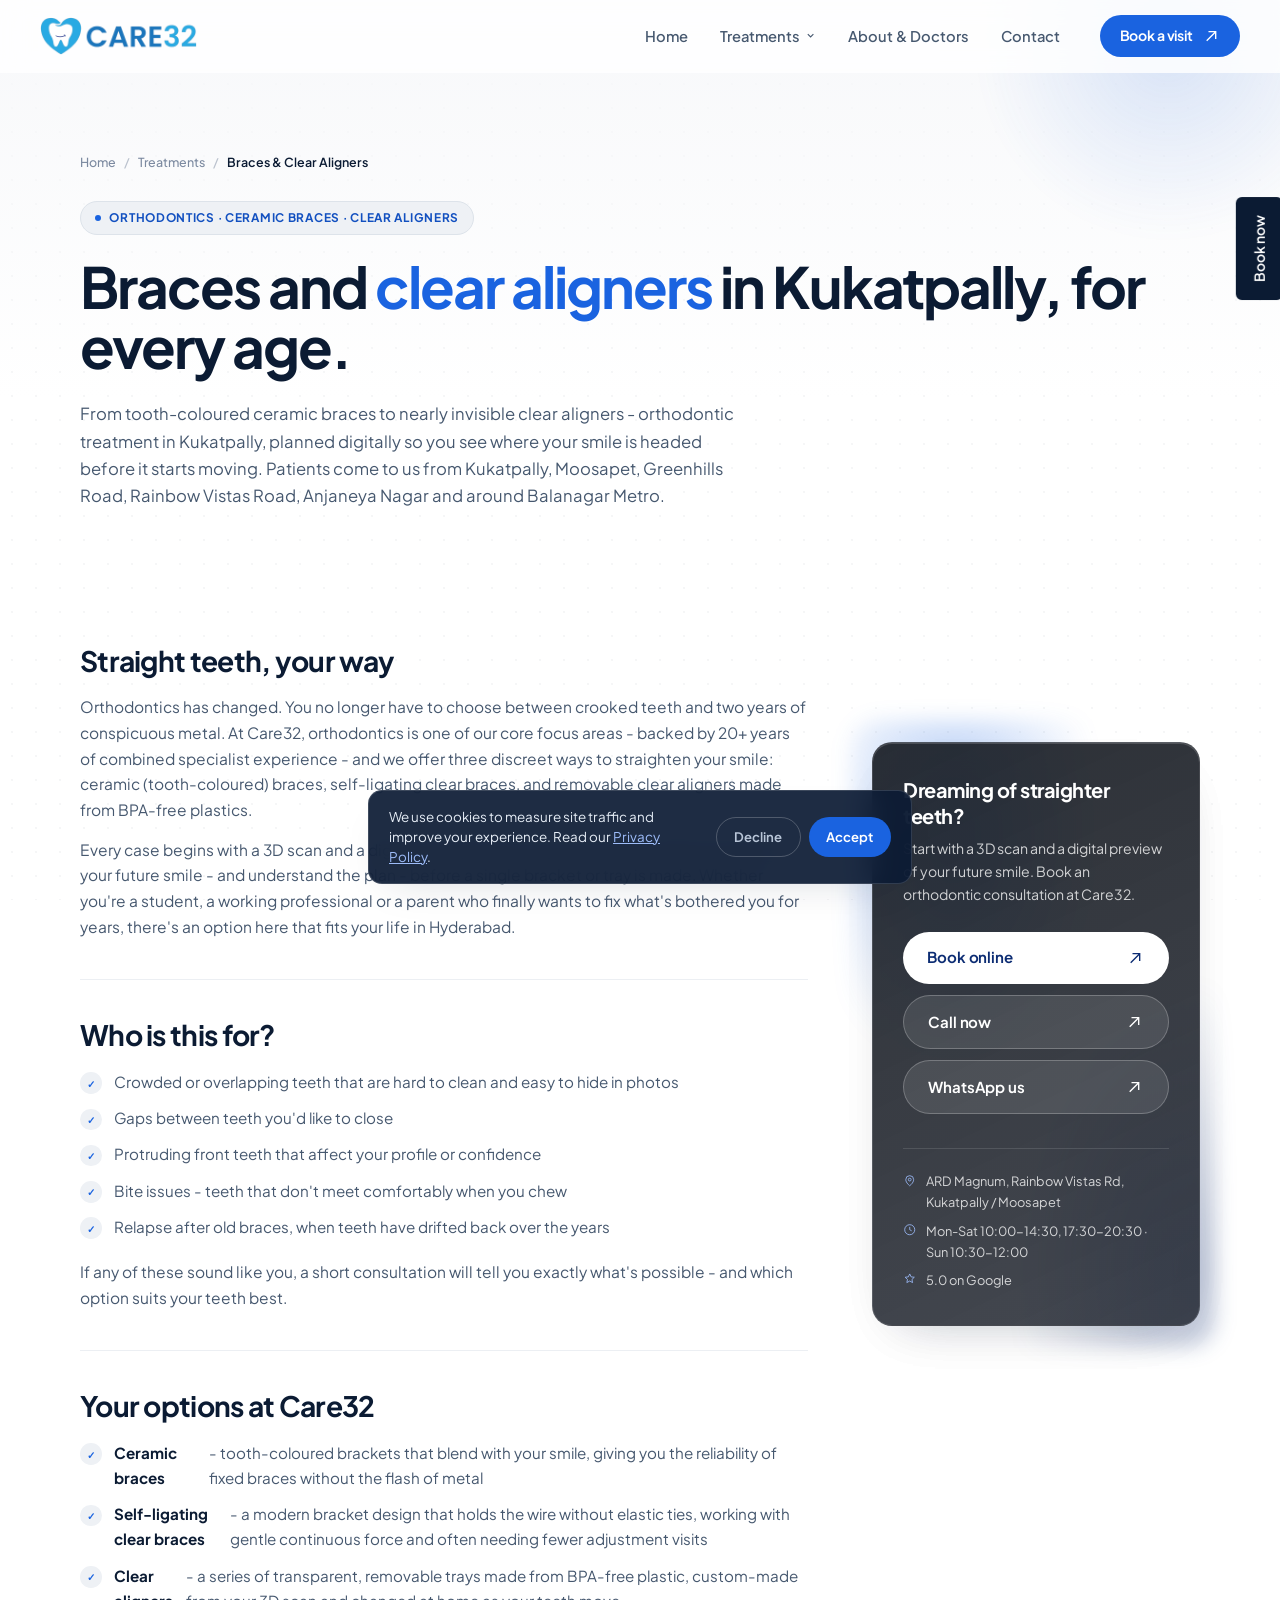
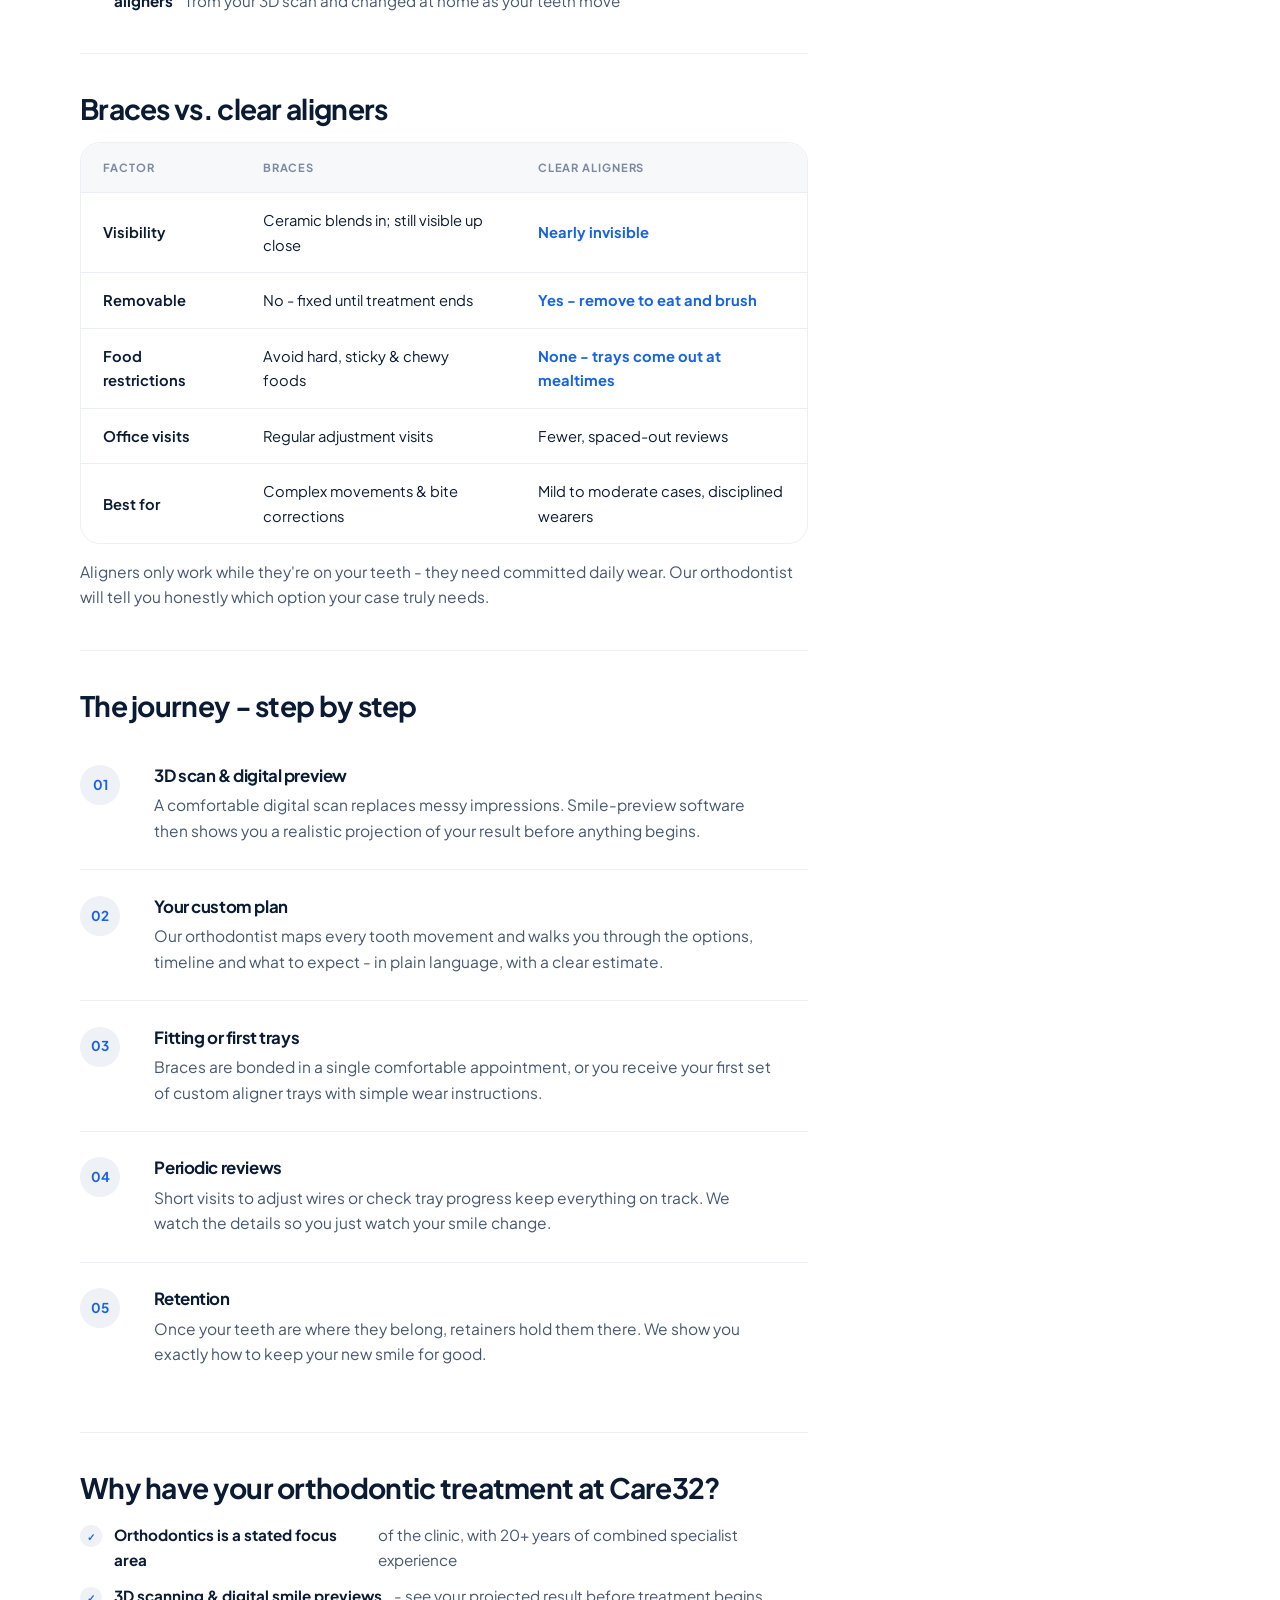
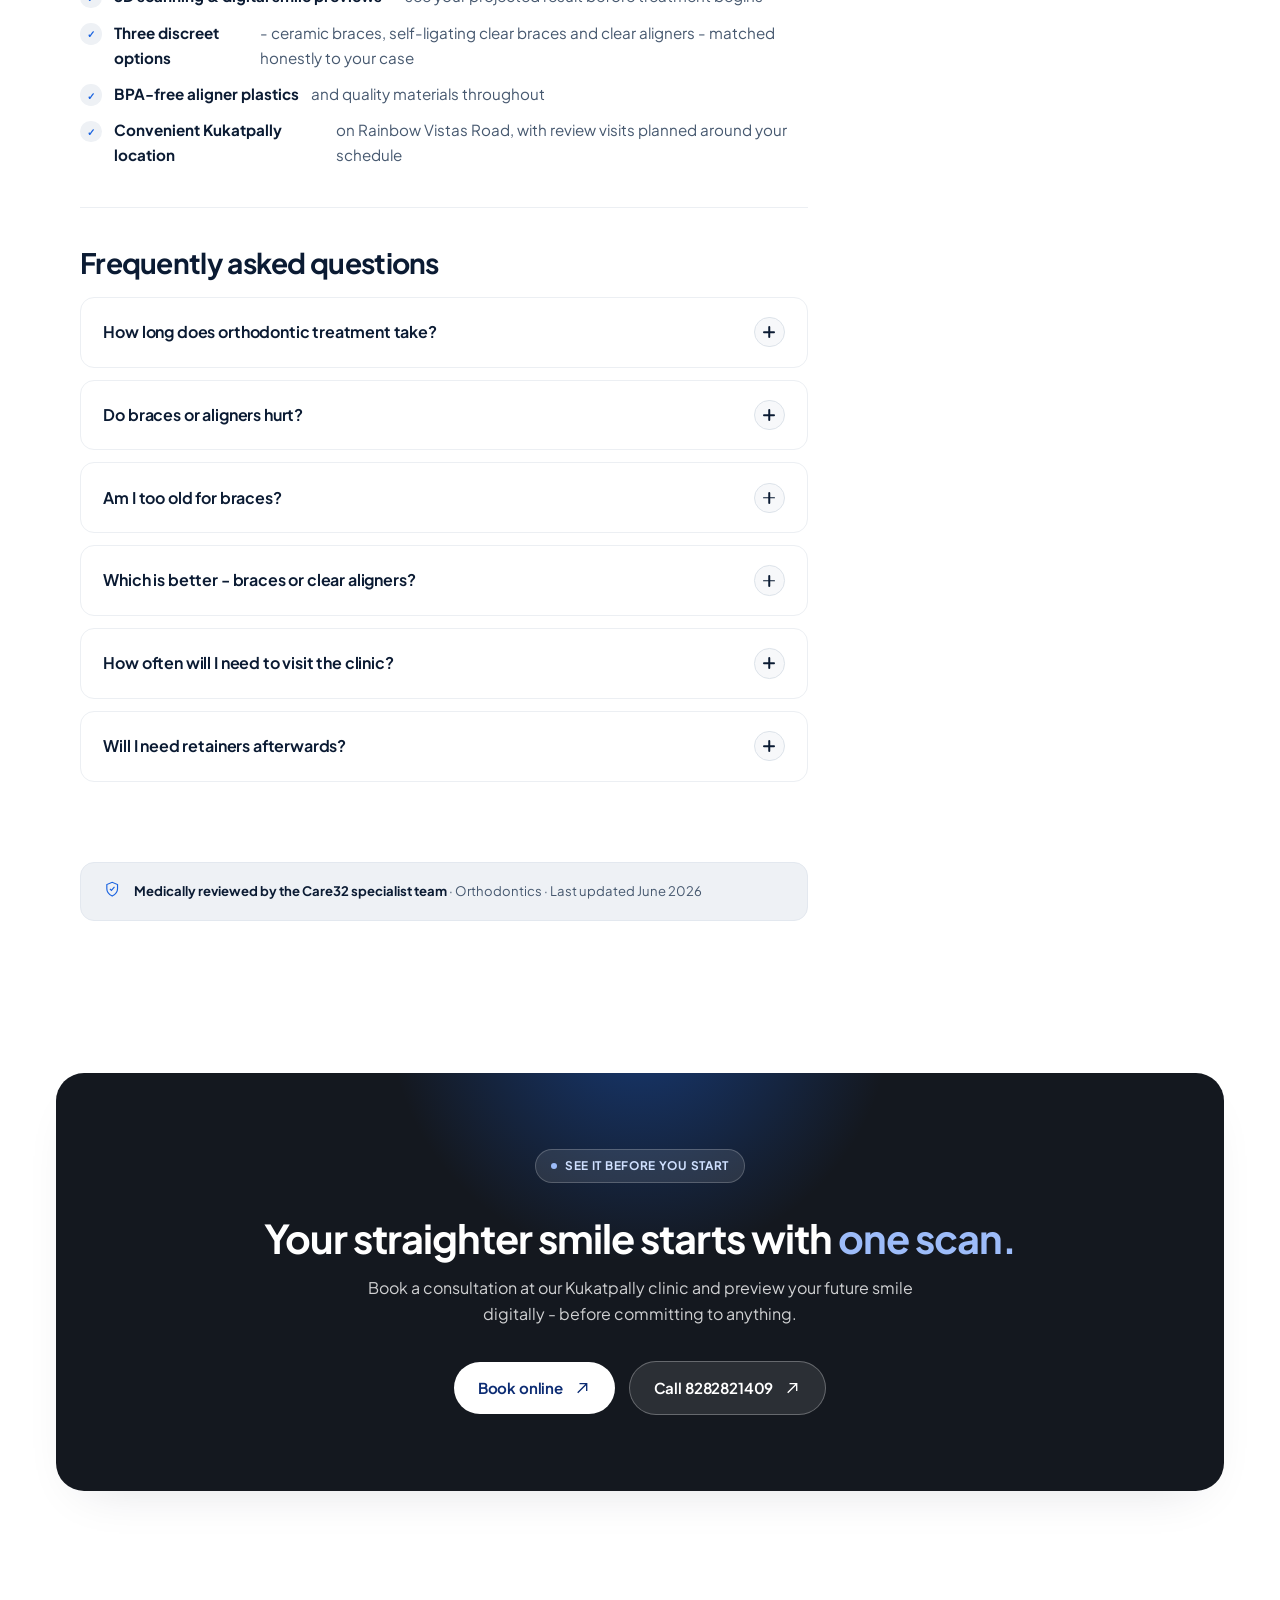
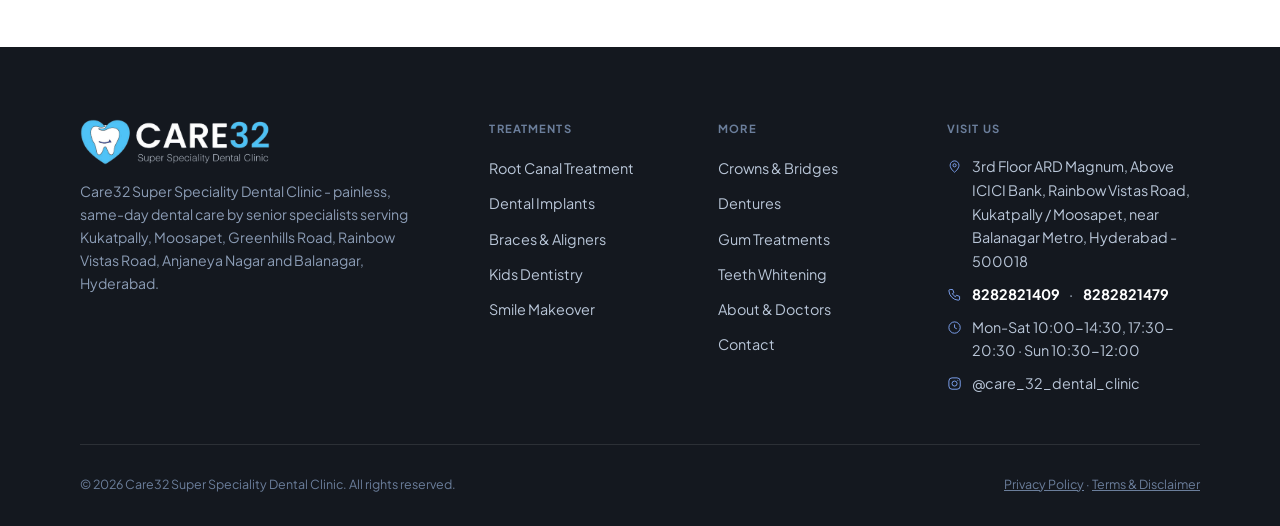
<file: website/treatments/braces-and-clear-aligners.html>
<!DOCTYPE html>
<html lang="en-IN">
<head>
  <meta charset="UTF-8">
  <meta name="viewport" content="width=device-width, initial-scale=1.0">
  <link rel="icon" href="../favicon.svg" type="image/svg+xml">
  <link rel="mask-icon" href="../favicon.svg" color="#1A63E0">
  <link rel="apple-touch-icon" href="../favicon.svg">
  <!-- Google Tag Manager + GA4 (Consent Mode v2) -->
  <script>
    window.dataLayer = window.dataLayer || [];
    function gtag(){dataLayer.push(arguments);}
    (function(){var c;try{c=localStorage.getItem('care32-consent');}catch(e){}
      gtag('consent','default',{ad_storage:'denied',ad_user_data:'denied',ad_personalization:'denied',analytics_storage:(c==='granted')?'granted':'denied',wait_for_update:500});})();
    gtag('js', new Date());
    gtag('config','G-J74BWV9274');
  </script>
  <script async src="https://www.googletagmanager.com/gtag/js?id=G-J74BWV9274"></script>
  <script>(function(w,d,s,l,i){w[l]=w[l]||[];w[l].push({'gtm.start':new Date().getTime(),event:'gtm.js'});var f=d.getElementsByTagName(s)[0],j=d.createElement(s),dl=l!='dataLayer'?'&l='+l:'';j.async=true;j.src='https://www.googletagmanager.com/gtm.js?id='+i+dl;f.parentNode.insertBefore(j,f);})(window,document,'script','dataLayer','GTM-PZJP28C');</script>
  <!-- End Google Tag Manager + GA4 -->
  <title>Braces &amp; Clear Aligners in Kukatpally | Care32</title>
  <meta name="description" content="Ceramic braces, self-ligating braces &amp; clear aligners in Kukatpally, Hyderabad. 3D scanning, digital smile previews, BPA-free trays. Book a consult today.">
  <link rel="canonical" href="https://care32.co.in/treatments/braces-and-clear-aligners.html">
  <meta property="og:type" content="website">
  <meta property="og:title" content="Braces &amp; Clear Aligners in Kukatpally | Care32">
  <meta property="og:description" content="Straighten your teeth your way - ceramic braces, self-ligating braces or nearly invisible clear aligners, planned digitally in Kukatpally, Hyderabad.">
  <meta property="og:url" content="https://care32.co.in/treatments/braces-and-clear-aligners.html">
  <meta property="og:locale" content="en_IN">
  <meta property="og:site_name" content="Care32 Super Speciality Dental Clinic">
  <link rel="preconnect" href="https://fonts.googleapis.com">
  <link rel="preconnect" href="https://fonts.gstatic.com" crossorigin>
  <link href="https://fonts.googleapis.com/css2?family=Plus+Jakarta+Sans:wght@400;500;600;700;800&display=swap" rel="stylesheet">
  <link rel="stylesheet" href="../css/styles.css?v=42">
  <script type="application/ld+json">
  {
    "@context": "https://schema.org",
    "@graph": [
      {
        "@type": "MedicalWebPage",
        "@id": "https://care32.co.in/treatments/braces-and-clear-aligners.html#webpage",
        "url": "https://care32.co.in/treatments/braces-and-clear-aligners.html",
        "name": "Braces & Clear Aligners in Kukatpally | Care32",
        "description": "Ceramic braces, self-ligating braces and clear aligners in Kukatpally, Hyderabad - planned with 3D scanning and digital smile previews.",
        "about": { "@id": "https://care32.co.in/treatments/braces-and-clear-aligners.html#procedure" },
        "provider": { "@id": "https://care32.co.in/#clinic" },
        "lastReviewed": "2026-06-12",
        "medicalAudience": { "@type": "MedicalAudience", "audienceType": "Patient" }
      },
      {
        "@type": "MedicalProcedure",
        "@id": "https://care32.co.in/treatments/braces-and-clear-aligners.html#procedure",
        "name": "Orthodontic Treatment with Braces and Clear Aligners",
        "alternateName": "Orthodontics",
        "procedureType": "https://schema.org/NoninvasiveProcedure",
        "bodyLocation": "Teeth and jaws",
        "status": "https://schema.org/EventScheduled",
        "howPerformed": "Teeth are gradually guided into alignment using either fixed appliances - ceramic (tooth-coloured) or self-ligating clear braces bonded to the teeth - or a series of BPA-free clear aligner trays. Treatment is planned digitally from a 3D scan, with periodic review visits to adjust wires or issue new trays.",
        "preparation": "Clinical examination, 3D digital scan and a digital smile preview to plan tooth movement before treatment begins.",
        "followup": "Retainers are worn after active treatment to hold teeth in their new positions, with periodic reviews at routine check-ups."
      },
      {
        "@type": "Dentist",
        "@id": "https://care32.co.in/#clinic",
        "name": "Care32 Super Speciality Dental Clinic",
        "url": "https://care32.co.in/",
        "telephone": ["+91-8282821409", "+91-8282821479"],
        "areaServed": [
          { "@type": "Place", "name": "Kukatpally, Hyderabad" },
          { "@type": "Place", "name": "Moosapet, Hyderabad" },
          { "@type": "Place", "name": "Greenhills Road, Hyderabad" },
          { "@type": "Place", "name": "Rainbow Vistas Road, Hyderabad" },
          { "@type": "Place", "name": "Anjaneya Nagar, Hyderabad" },
          { "@type": "Place", "name": "Balanagar, Hyderabad" }
        ],
        "priceRange": "₹₹",
        "address": {
          "@type": "PostalAddress",
          "streetAddress": "3rd Floor, ARD Magnum, Above ICICI Bank, Rainbow Vistas Road",
          "addressLocality": "Kukatpally, Hyderabad",
          "addressRegion": "Telangana",
          "postalCode": "500018",
          "addressCountry": "IN"
        }
      },
      {
        "@type": "BreadcrumbList",
        "itemListElement": [
          { "@type": "ListItem", "position": 1, "name": "Home", "item": "https://care32.co.in/" },
          { "@type": "ListItem", "position": 2, "name": "Treatments", "item": "https://care32.co.in/#treatments" },
          { "@type": "ListItem", "position": 3, "name": "Braces & Clear Aligners", "item": "https://care32.co.in/treatments/braces-and-clear-aligners.html" }
        ]
      },
      {
        "@type": "FAQPage",
        "mainEntity": [
          { "@type": "Question", "name": "How long does orthodontic treatment take?", "acceptedAnswer": { "@type": "Answer", "text": "It depends on how far your teeth need to move. Mild crowding or small gaps may resolve in under a year, while more complex bite corrections can take longer. After your 3D scan, our orthodontist gives you a realistic timeline for your specific case." } },
          { "@type": "Question", "name": "Do braces or aligners hurt?", "acceptedAnswer": { "@type": "Answer", "text": "You may feel mild pressure or tenderness for a few days after braces are adjusted or a new aligner tray is started - that's the teeth moving, and it settles quickly. It's discomfort, not pain, and most patients adapt within the first week." } },
          { "@type": "Question", "name": "Am I too old for braces?", "acceptedAnswer": { "@type": "Answer", "text": "No. Healthy teeth and gums can be moved at almost any age. Many of our Kukatpally patients start orthodontic treatment in their 30s, 40s and beyond - often choosing clear aligners or ceramic braces for discretion." } },
          { "@type": "Question", "name": "Which is better - braces or clear aligners?", "acceptedAnswer": { "@type": "Answer", "text": "Neither is universally better. Aligners are nearly invisible and removable, which suits mild to moderate cases and disciplined wearers. Fixed braces work continuously and handle complex movements well. After examining you, we recommend the option that genuinely fits your teeth and lifestyle." } },
          { "@type": "Question", "name": "How often will I need to visit the clinic?", "acceptedAnswer": { "@type": "Answer", "text": "Braces are typically reviewed every few weeks for adjustments. Aligner reviews are usually spaced further apart, since you change trays at home as planned. We schedule visits around your routine at our Kukatpally clinic." } },
          { "@type": "Question", "name": "Will I need retainers afterwards?", "acceptedAnswer": { "@type": "Answer", "text": "Yes. Teeth naturally try to drift back after any orthodontic treatment, so retainers are essential to hold your new smile in place. Your orthodontist will advise how long and how often to wear them." } }
        ]
      }
    ]
  }
  </script>
</head>
<body>
  <!-- Google Tag Manager (noscript) -->
  <noscript><iframe src="https://www.googletagmanager.com/ns.html?id=GTM-PZJP28C" height="0" width="0" style="display:none;visibility:hidden"></iframe></noscript>
  <!-- End Google Tag Manager (noscript) -->
  <!-- NAV -->
  <header class="nav-wrap">
    <nav class="nav" aria-label="Primary">
      <a class="nav-logo" href="../index.html" aria-label="Care32 Super Speciality Dental Clinic home"><img src="../assets/img/logo-care32.png?v=1" alt="Care32 Super Speciality Dental Clinic" width="660" height="160" fetchpriority="high"></a>
      <div class="nav-links">
        <a href="../index.html">Home</a>
        <div class="nav-dd data-active">
          <button class="nav-dd-trigger" aria-expanded="false" aria-haspopup="true">Treatments
            <svg viewBox="0 0 16 16" fill="none" stroke="currentColor" stroke-width="1.6" aria-hidden="true"><path d="M4 6l4 4 4-4"/></svg>
          </button>
          <div class="nav-dd-menu" role="menu">
            <a href="../treatments/root-canal-treatment.html" role="menuitem">Root Canal Treatment</a>
            <a href="../treatments/dental-implants.html" role="menuitem">Dental Implants</a>
            <a href="../treatments/braces-and-clear-aligners.html" role="menuitem">Braces &amp; Clear Aligners</a>
            <a href="../treatments/kids-dentistry.html" role="menuitem">Kids Dentistry</a>
            <a href="../treatments/smile-makeover.html" role="menuitem">Smile Makeover</a>
            <a href="../treatments/dental-crowns-and-bridges.html" role="menuitem">Crowns &amp; Bridges</a>
            <a href="../treatments/dentures.html" role="menuitem">Dentures</a>
            <a href="../treatments/gum-disease-treatment.html" role="menuitem">Gum Treatments</a>
            <a href="../treatments/teeth-whitening.html" role="menuitem">Teeth Whitening</a>
            <a class="nav-dd-all" href="../index.html#treatments" role="menuitem">View all treatments
              <svg viewBox="0 0 16 16" fill="none" stroke="currentColor" stroke-width="1.6" aria-hidden="true"><path d="M2 8h12M9 3l5 5-5 5"/></svg>
            </a>
          </div>
        </div>
        <a href="../about.html">About&nbsp;&amp;&nbsp;Doctors</a>
        <a href="../contact.html">Contact</a>
      </div>
      <a class="btn btn-primary nav-cta" href="https://care32.setmore.com/" target="_blank" rel="noopener">
        Book a visit
        <span class="btn-orb"><svg viewBox="0 0 16 16" fill="none" stroke="currentColor" stroke-width="1.5"><path d="M3 13L13 3M5 3h8v8"/></svg></span>
      </a>
      <button class="nav-burger" aria-label="Open menu" aria-expanded="false"><span></span><span></span></button>
    </nav>
  </header>

  <div class="menu-overlay">
    <nav aria-label="Mobile">
      <a href="../index.html"><small>01</small> Home</a>
      <a href="../index.html#treatments"><small>02</small> Treatments</a>
      <div class="menu-treat">
        <a href="../treatments/root-canal-treatment.html">Root Canal</a>
        <a href="../treatments/dental-implants.html">Dental Implants</a>
        <a href="../treatments/braces-and-clear-aligners.html">Braces &amp; Aligners</a>
        <a href="../treatments/kids-dentistry.html">Kids Dentistry</a>
        <a href="../treatments/smile-makeover.html">Smile Makeover</a>
        <a href="../treatments/dental-crowns-and-bridges.html">Crowns &amp; Bridges</a>
        <a href="../treatments/dentures.html">Dentures</a>
        <a href="../treatments/gum-disease-treatment.html">Gum Treatments</a>
        <a href="../treatments/teeth-whitening.html">Teeth Whitening</a>
      </div>
      <a href="../about.html"><small>03</small> About &amp; Doctors</a>
      <a href="../contact.html"><small>04</small> Contact</a>
      <a href="tel:+918282821409"><small>05</small> Book a visit</a>
    </nav>
    <div class="menu-meta">
      3rd Floor ARD Magnum, Rainbow Vistas Road, Kukatpally / Moosapet · <a href="tel:+918282821409">8282821409</a> · <a href="tel:+918282821479">8282821479</a>
    </div>
  </div>

  <main>
    <!-- PAGE HERO -->
    <section class="page-hero">
      <div class="hero-bg" aria-hidden="true"></div>
      <div class="container">
        <ol class="breadcrumb" data-reveal>
          <li><a href="../index.html">Home</a></li>
          <li><a href="../index.html#treatments">Treatments</a></li>
          <li aria-current="page">Braces &amp; Clear Aligners</li>
        </ol>
        <p class="eyebrow" data-reveal>Orthodontics · Ceramic braces · Clear aligners</p>
        <h1 data-reveal>Braces and <em>clear aligners</em> in Kukatpally, for every age.</h1>
        <p class="lede" data-reveal style="margin-top:1.5rem;">From tooth-coloured ceramic braces to nearly invisible clear aligners - orthodontic treatment in Kukatpally, planned digitally so you see where your smile is headed before it starts moving. Patients come to us from Kukatpally, Moosapet, Greenhills Road, Rainbow Vistas Road, Anjaneya Nagar and around Balanagar Metro.</p>
      </div>
    </section>

    <section class="section-tight">
      <div class="container">
        <div class="service-layout">
          <!-- BODY -->
          <div class="service-body">
            <section data-reveal>
              <h2>Straight teeth, your way</h2>
              <p>Orthodontics has changed. You no longer have to choose between crooked teeth and two years of conspicuous metal. At Care32, orthodontics is one of our core focus areas - backed by 20+ years of combined specialist experience - and we offer three discreet ways to straighten your smile: ceramic (tooth-coloured) braces, self-ligating clear braces, and removable clear aligners made from BPA-free plastics.</p>
              <p>Every case begins with a 3D scan and a digital smile preview, so you can see a realistic picture of your future smile - and understand the plan - before a single bracket or tray is made. Whether you're a student, a working professional or a parent who finally wants to fix what's bothered you for years, there's an option here that fits your life in Hyderabad.</p>
            </section>

            <section data-reveal>
              <h2>Who is this for?</h2>
              <ul class="ticks">
                <li>Crowded or overlapping teeth that are hard to clean and easy to hide in photos</li>
                <li>Gaps between teeth you'd like to close</li>
                <li>Protruding front teeth that affect your profile or confidence</li>
                <li>Bite issues - teeth that don't meet comfortably when you chew</li>
                <li>Relapse after old braces, when teeth have drifted back over the years</li>
              </ul>
              <p style="margin-top:1.25rem;">If any of these sound like you, a short consultation will tell you exactly what's possible - and which option suits your teeth best.</p>
            </section>

            <section data-reveal>
              <h2>Your options at Care32</h2>
              <ul class="ticks">
                <li><strong>Ceramic braces</strong> - tooth-coloured brackets that blend with your smile, giving you the reliability of fixed braces without the flash of metal</li>
                <li><strong>Self-ligating clear braces</strong> - a modern bracket design that holds the wire without elastic ties, working with gentle continuous force and often needing fewer adjustment visits</li>
                <li><strong>Clear aligners</strong> - a series of transparent, removable trays made from BPA-free plastic, custom-made from your 3D scan and changed at home as your teeth move</li>
              </ul>
            </section>

            <section data-reveal>
              <h2>Braces vs. clear aligners</h2>
              <div class="table-shell">
                <div class="table-core">
                  <table class="data">
                    <thead><tr><th>Factor</th><th>Braces</th><th>Clear Aligners</th></tr></thead>
                    <tbody>
                      <tr><td>Visibility</td><td>Ceramic blends in; still visible up close</td><td class="check">Nearly invisible</td></tr>
                      <tr><td>Removable</td><td>No - fixed until treatment ends</td><td class="check">Yes - remove to eat and brush</td></tr>
                      <tr><td>Food restrictions</td><td>Avoid hard, sticky &amp; chewy foods</td><td class="check">None - trays come out at mealtimes</td></tr>
                      <tr><td>Office visits</td><td>Regular adjustment visits</td><td>Fewer, spaced-out reviews</td></tr>
                      <tr><td>Best for</td><td>Complex movements &amp; bite corrections</td><td>Mild to moderate cases, disciplined wearers</td></tr>
                    </tbody>
                  </table>
                </div>
              </div>
              <p class="table-note">Aligners only work while they're on your teeth - they need committed daily wear. Our orthodontist will tell you honestly which option your case truly needs.</p>
            </section>

            <section data-reveal>
              <h2>The journey - step by step</h2>
              <div class="steps">
                <div class="step"><div class="step-num">01</div><div><h3>3D scan &amp; digital preview</h3><p>A comfortable digital scan replaces messy impressions. Smile-preview software then shows you a realistic projection of your result before anything begins.</p></div></div>
                <div class="step"><div class="step-num">02</div><div><h3>Your custom plan</h3><p>Our orthodontist maps every tooth movement and walks you through the options, timeline and what to expect - in plain language, with a clear estimate.</p></div></div>
                <div class="step"><div class="step-num">03</div><div><h3>Fitting or first trays</h3><p>Braces are bonded in a single comfortable appointment, or you receive your first set of custom aligner trays with simple wear instructions.</p></div></div>
                <div class="step"><div class="step-num">04</div><div><h3>Periodic reviews</h3><p>Short visits to adjust wires or check tray progress keep everything on track. We watch the details so you just watch your smile change.</p></div></div>
                <div class="step"><div class="step-num">05</div><div><h3>Retention</h3><p>Once your teeth are where they belong, retainers hold them there. We show you exactly how to keep your new smile for good.</p></div></div>
              </div>
            </section>

            <section data-reveal>
              <h2>Why have your orthodontic treatment at Care32?</h2>
              <ul class="ticks">
                <li><strong>Orthodontics is a stated focus area</strong> of the clinic, with 20+ years of combined specialist experience</li>
                <li><strong>3D scanning &amp; digital smile previews</strong> - see your projected result before treatment begins</li>
                <li><strong>Three discreet options</strong> - ceramic braces, self-ligating clear braces and clear aligners - matched honestly to your case</li>
                <li><strong>BPA-free aligner plastics</strong> and quality materials throughout</li>
                <li><strong>Convenient Kukatpally location</strong> on Rainbow Vistas Road, with review visits planned around your schedule</li>
              </ul>
            </section>

            <section data-reveal>
              <h2>Frequently asked questions</h2>
              <div class="faq-list" style="max-width:none;">
                <div class="faq-item">
                  <button class="faq-q" aria-expanded="false">How long does orthodontic treatment take?<span class="faq-x"></span></button>
                  <div class="faq-a"><p>It depends on how far your teeth need to move. Mild crowding or small gaps may resolve in under a year, while more complex bite corrections can take longer. After your 3D scan, our orthodontist gives you a realistic timeline for your specific case.</p></div>
                </div>
                <div class="faq-item">
                  <button class="faq-q" aria-expanded="false">Do braces or aligners hurt?<span class="faq-x"></span></button>
                  <div class="faq-a"><p>You may feel mild pressure or tenderness for a few days after braces are adjusted or a new aligner tray is started - that's the teeth moving, and it settles quickly. It's discomfort, not pain, and most patients adapt within the first week.</p></div>
                </div>
                <div class="faq-item">
                  <button class="faq-q" aria-expanded="false">Am I too old for braces?<span class="faq-x"></span></button>
                  <div class="faq-a"><p>No. Healthy teeth and gums can be moved at almost any age. Many of our Kukatpally patients start orthodontic treatment in their 30s, 40s and beyond - often choosing clear aligners or ceramic braces for discretion.</p></div>
                </div>
                <div class="faq-item">
                  <button class="faq-q" aria-expanded="false">Which is better - braces or clear aligners?<span class="faq-x"></span></button>
                  <div class="faq-a"><p>Neither is universally better. Aligners are nearly invisible and removable, which suits mild to moderate cases and disciplined wearers. Fixed braces work continuously and handle complex movements well. After examining you, we recommend the option that genuinely fits your teeth and lifestyle.</p></div>
                </div>
                <div class="faq-item">
                  <button class="faq-q" aria-expanded="false">How often will I need to visit the clinic?<span class="faq-x"></span></button>
                  <div class="faq-a"><p>Braces are typically reviewed every few weeks for adjustments. Aligner reviews are usually spaced further apart, since you change trays at home as planned. We schedule visits around your routine at our Kukatpally clinic.</p></div>
                </div>
                <div class="faq-item">
                  <button class="faq-q" aria-expanded="false">Will I need retainers afterwards?<span class="faq-x"></span></button>
                  <div class="faq-a"><p>Yes. Teeth naturally try to drift back after any orthodontic treatment, so retainers are essential to hold your new smile in place. Your orthodontist will advise how long and how often to wear them.</p></div>
                </div>
              </div>
            </section>

            <div class="review-byline" data-reveal>
              <span><svg class="ico" viewBox="0 0 24 24" fill="none" stroke="currentColor" stroke-width="1.5" aria-hidden="true"><path d="M12 21c-4.5-2.2-7-5.5-7-9.5V6l7-3 7 3v5.5c0 4-2.5 7.3-7 9.5z"/><path d="M9 11.5l2 2 4-4.5"/></svg></span>
              <span><strong>Medically reviewed by the Care32 specialist team</strong> · Orthodontics · Last updated June 2026</span>
            </div>
          </div>

          <!-- SIDEBAR -->
          <aside class="book-card" data-reveal>
            <div class="book-shell">
              <div class="book-core">
                <h3>Dreaming of straighter teeth?</h3>
                <p>Start with a 3D scan and a digital preview of your future smile. Book an orthodontic consultation at Care32.</p>
                <a class="btn btn-light" href="https://care32.setmore.com/" target="_blank" rel="noopener">Book online <span class="btn-orb"><svg viewBox="0 0 16 16" fill="none" stroke="currentColor" stroke-width="1.5"><path d="M3 13L13 3M5 3h8v8"/></svg></span></a>
                <a class="btn btn-ghost" href="tel:+918282821409">Call now <span class="btn-orb"><svg viewBox="0 0 16 16" fill="none" stroke="currentColor" stroke-width="1.5"><path d="M3 13L13 3M5 3h8v8"/></svg></span></a>
                <a class="btn btn-ghost" href="https://wa.me/918282821409" rel="noopener" target="_blank">
                  WhatsApp us
                  <span class="btn-orb"><svg viewBox="0 0 16 16" fill="none" stroke="currentColor" stroke-width="1.5"><path d="M3 13L13 3M5 3h8v8"/></svg></span>
                </a>
                <div class="book-meta">
                  <span><svg class="ico" viewBox="0 0 24 24" fill="none" stroke="currentColor" stroke-width="1.5" aria-hidden="true"><path d="M12 21s-7-5.2-7-11a7 7 0 0 1 14 0c0 5.8-7 11-7 11z"/><circle cx="12" cy="10" r="2.5"/></svg> ARD Magnum, Rainbow Vistas Rd, Kukatpally / Moosapet</span>
                  <span><svg class="ico" viewBox="0 0 24 24" fill="none" stroke="currentColor" stroke-width="1.5" aria-hidden="true"><circle cx="12" cy="12" r="9"/><path d="M12 7v5l3.5 2"/></svg> Mon-Sat 10:00-14:30, 17:30-20:30 · Sun 10:30-12:00</span>
                  <span><svg class="ico" viewBox="0 0 24 24" fill="none" stroke="currentColor" stroke-width="1.5" aria-hidden="true"><path d="M12 3.5l2.5 5.2 5.7.7-4.2 3.9 1.1 5.6-5.1-2.8-5.1 2.8 1.1-5.6L3.8 9.4l5.7-.7z"/></svg> 5.0 on Google</span>
                </div>
              </div>
            </div>
          </aside>
        </div>
      </div>
    </section>

    <!-- CTA -->
    <section class="cta-band section-tight">
      <div class="cta-shell" data-reveal>
        <div class="cta-core">
          <p class="eyebrow">See it before you start</p>
          <h2>Your straighter smile starts with <em>one scan.</em></h2>
          <p>Book a consultation at our Kukatpally clinic and preview your future smile digitally - before committing to anything.</p>
          <div class="hero-actions">
            <a class="btn btn-light" href="https://care32.setmore.com/" target="_blank" rel="noopener">Book online <span class="btn-orb"><svg viewBox="0 0 16 16" fill="none" stroke="currentColor" stroke-width="1.5"><path d="M3 13L13 3M5 3h8v8"/></svg></span></a>
            <a class="btn btn-ghost" href="tel:+918282821409">Call 8282821409 <span class="btn-orb"><svg viewBox="0 0 16 16" fill="none" stroke="currentColor" stroke-width="1.5"><path d="M3 13L13 3M5 3h8v8"/></svg></span></a>
          </div>
        </div>
      </div>
    </section>
  </main>

  <!-- FOOTER -->
  <footer class="footer">
    <div class="container">
      <div class="footer-grid">
        <div class="footer-brand">
          <a class="nav-logo" href="../index.html" aria-label="Care32 Super Speciality Dental Clinic home"><img src="../assets/img/logo-care32-light.png?v=1" alt="Care32 Super Speciality Dental Clinic" width="520" height="126" loading="lazy"></a>
          <p>Care32 Super Speciality Dental Clinic - painless, same-day dental care by senior specialists serving Kukatpally, Moosapet, Greenhills Road, Rainbow Vistas Road, Anjaneya Nagar and Balanagar, Hyderabad.</p>
        </div>
        <div>
          <h4>Treatments</h4>
          <ul>
            <li><a href="root-canal-treatment.html">Root Canal Treatment</a></li>
            <li><a href="dental-implants.html">Dental Implants</a></li>
            <li><a href="braces-and-clear-aligners.html">Braces &amp; Aligners</a></li>
            <li><a href="kids-dentistry.html">Kids Dentistry</a></li>
            <li><a href="smile-makeover.html">Smile Makeover</a></li>
          </ul>
        </div>
        <div>
          <h4>More</h4>
          <ul>
            <li><a href="dental-crowns-and-bridges.html">Crowns &amp; Bridges</a></li>
            <li><a href="dentures.html">Dentures</a></li>
            <li><a href="gum-disease-treatment.html">Gum Treatments</a></li>
            <li><a href="teeth-whitening.html">Teeth Whitening</a></li>
            <li><a href="../about.html">About &amp; Doctors</a></li>
            <li><a href="../contact.html">Contact</a></li>
          </ul>
        </div>
        <div>
          <h4>Visit us</h4>
          <ul class="footer-contact">
            <li><span><svg class="ico" viewBox="0 0 24 24" fill="none" stroke="currentColor" stroke-width="1.5" aria-hidden="true"><path d="M12 21s-7-5.2-7-11a7 7 0 0 1 14 0c0 5.8-7 11-7 11z"/><circle cx="12" cy="10" r="2.5"/></svg></span><span>3rd Floor ARD Magnum, Above ICICI Bank, Rainbow Vistas Road, Kukatpally / Moosapet, near Balanagar Metro, Hyderabad - 500018</span></li>
            <li><span><svg class="ico" viewBox="0 0 24 24" fill="none" stroke="currentColor" stroke-width="1.5" aria-hidden="true"><path d="M5 4h4l2 5-2.5 1.5a11 11 0 0 0 5 5L15 13l5 2v4a2 2 0 0 1-2 2A16 16 0 0 1 3 6a2 2 0 0 1 2-2z"/></svg></span><a href="tel:+918282821409"><strong>8282821409</strong></a> · <a href="tel:+918282821479"><strong>8282821479</strong></a></li>
            <li><span><svg class="ico" viewBox="0 0 24 24" fill="none" stroke="currentColor" stroke-width="1.5" aria-hidden="true"><circle cx="12" cy="12" r="9"/><path d="M12 7v5l3.5 2"/></svg></span><span>Mon-Sat 10:00-14:30, 17:30-20:30 · Sun 10:30-12:00</span></li>
            <li><span><svg class="ico" viewBox="0 0 24 24" fill="none" stroke="currentColor" stroke-width="1.5" aria-hidden="true"><rect x="3" y="3" width="18" height="18" rx="5"/><circle cx="12" cy="12" r="4"/><circle cx="17.2" cy="6.8" r="0.8" fill="currentColor" stroke="none"/></svg></span><a href="https://www.instagram.com/care_32_dental_clinic" rel="noopener" target="_blank">@care_32_dental_clinic</a></li>
          </ul>
        </div>
      </div>
      <div class="footer-bottom">
        <span>© 2026 Care32 Super Speciality Dental Clinic. All rights reserved.</span>
        <span><a href="../privacy-policy.html">Privacy Policy</a> · <a href="../terms.html">Terms &amp; Disclaimer</a></span>
      </div>
    </div>
  </footer>

  <a class="wa-float" href="https://wa.me/918282821409" rel="noopener" target="_blank" aria-label="Chat with Care32 on WhatsApp">
    <svg viewBox="0 0 24 24" fill="currentColor"><path d="M12 2a10 10 0 0 0-8.6 15.1L2 22l5-1.3A10 10 0 1 0 12 2zm5.2 14.2c-.2.6-1.3 1.2-1.8 1.2-.5.1-1 .2-3.3-.7-2.8-1.1-4.6-4-4.7-4.2-.1-.2-1.1-1.5-1.1-2.9s.7-2 1-2.3c.2-.3.5-.3.7-.3h.5c.2 0 .4 0 .6.5l.9 2.1c.1.2.1.4 0 .6l-.4.6-.5.5c-.2.2-.3.4-.1.7.2.3.8 1.4 1.8 2.2 1.3 1.1 2.3 1.5 2.6 1.6.3.1.5.1.7-.1l1-1.2c.2-.3.4-.2.7-.1l2 1c.3.1.5.2.6.4 0 .1 0 .8-.2 1.4z"/></svg>
  </a>

  <script src="../js/main.js?v=42" defer></script>
  <!-- Setmore Anywhere "Book Now" widget -->
  <script id="anywhere_book_now_script" src="https://assets.setmore.com/integration/book-now/live/v1/anywhere-book-now.js"></script>
  <button id="Anywhere_button_iframe" class="anywhere-book-now-button" style="background-color: #0B1B33; color: #fff; border: none; padding: 12px 18px; font-size: 14px; font-weight: 600; border-radius: 6px; cursor: pointer; position: fixed; right: 0; top: 25%; z-index: 80; transform: translate(30%, 0) rotate(-90deg);" data-booking-url="https://care32.setmore.com" data-new-tab="false">Book now</button>
</body>
</html>
</file>
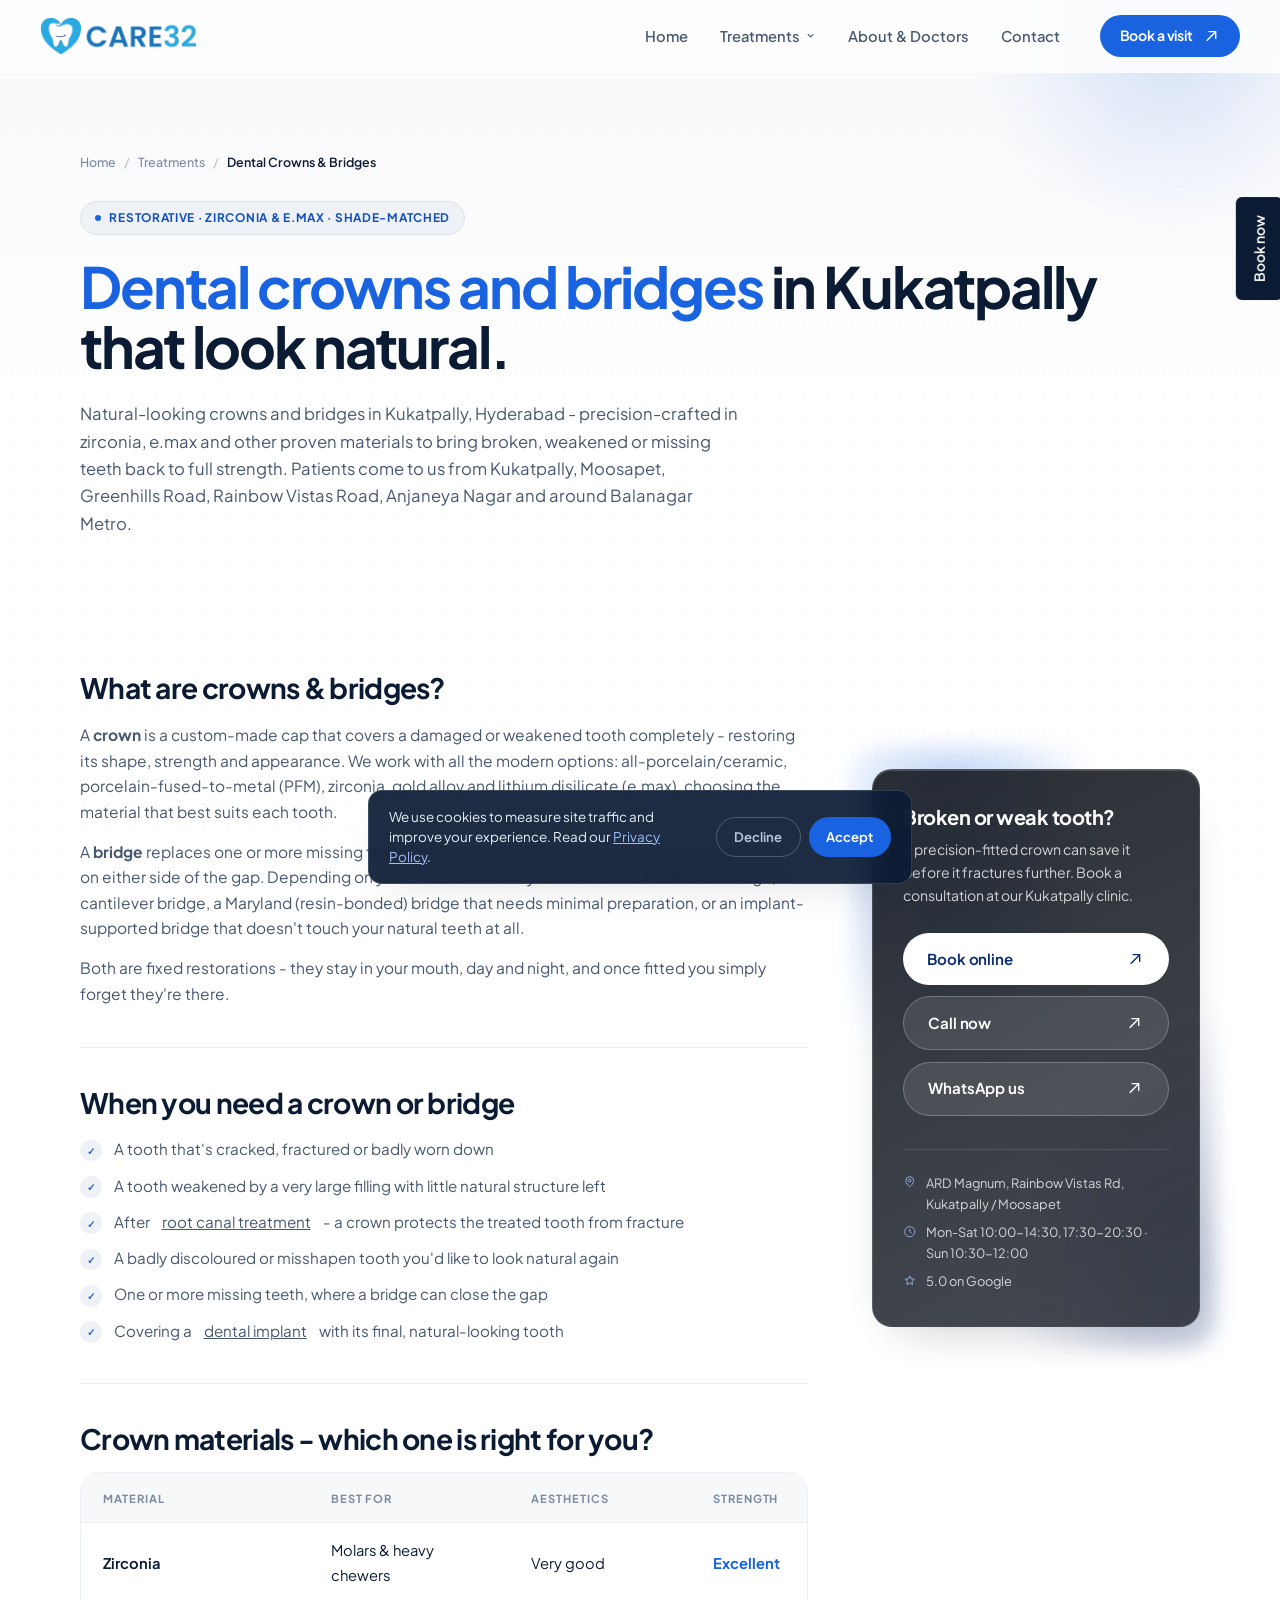
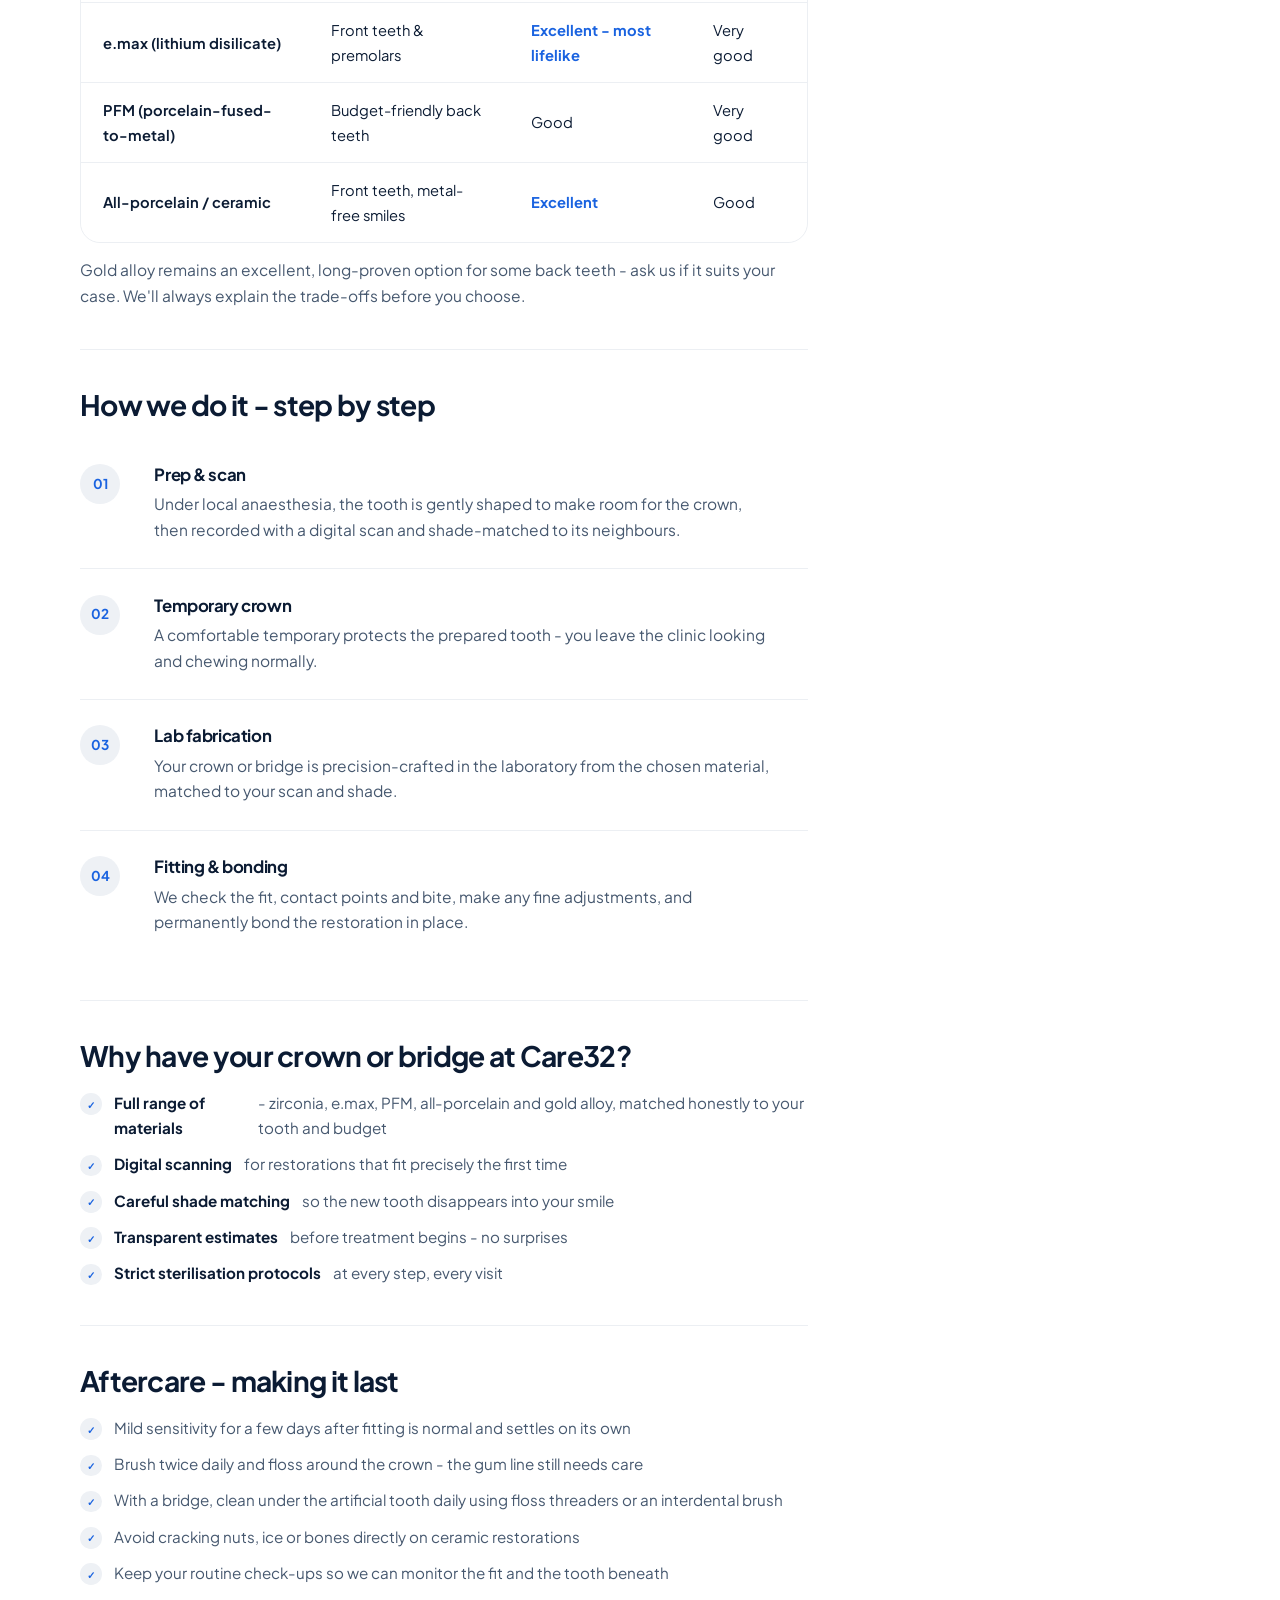
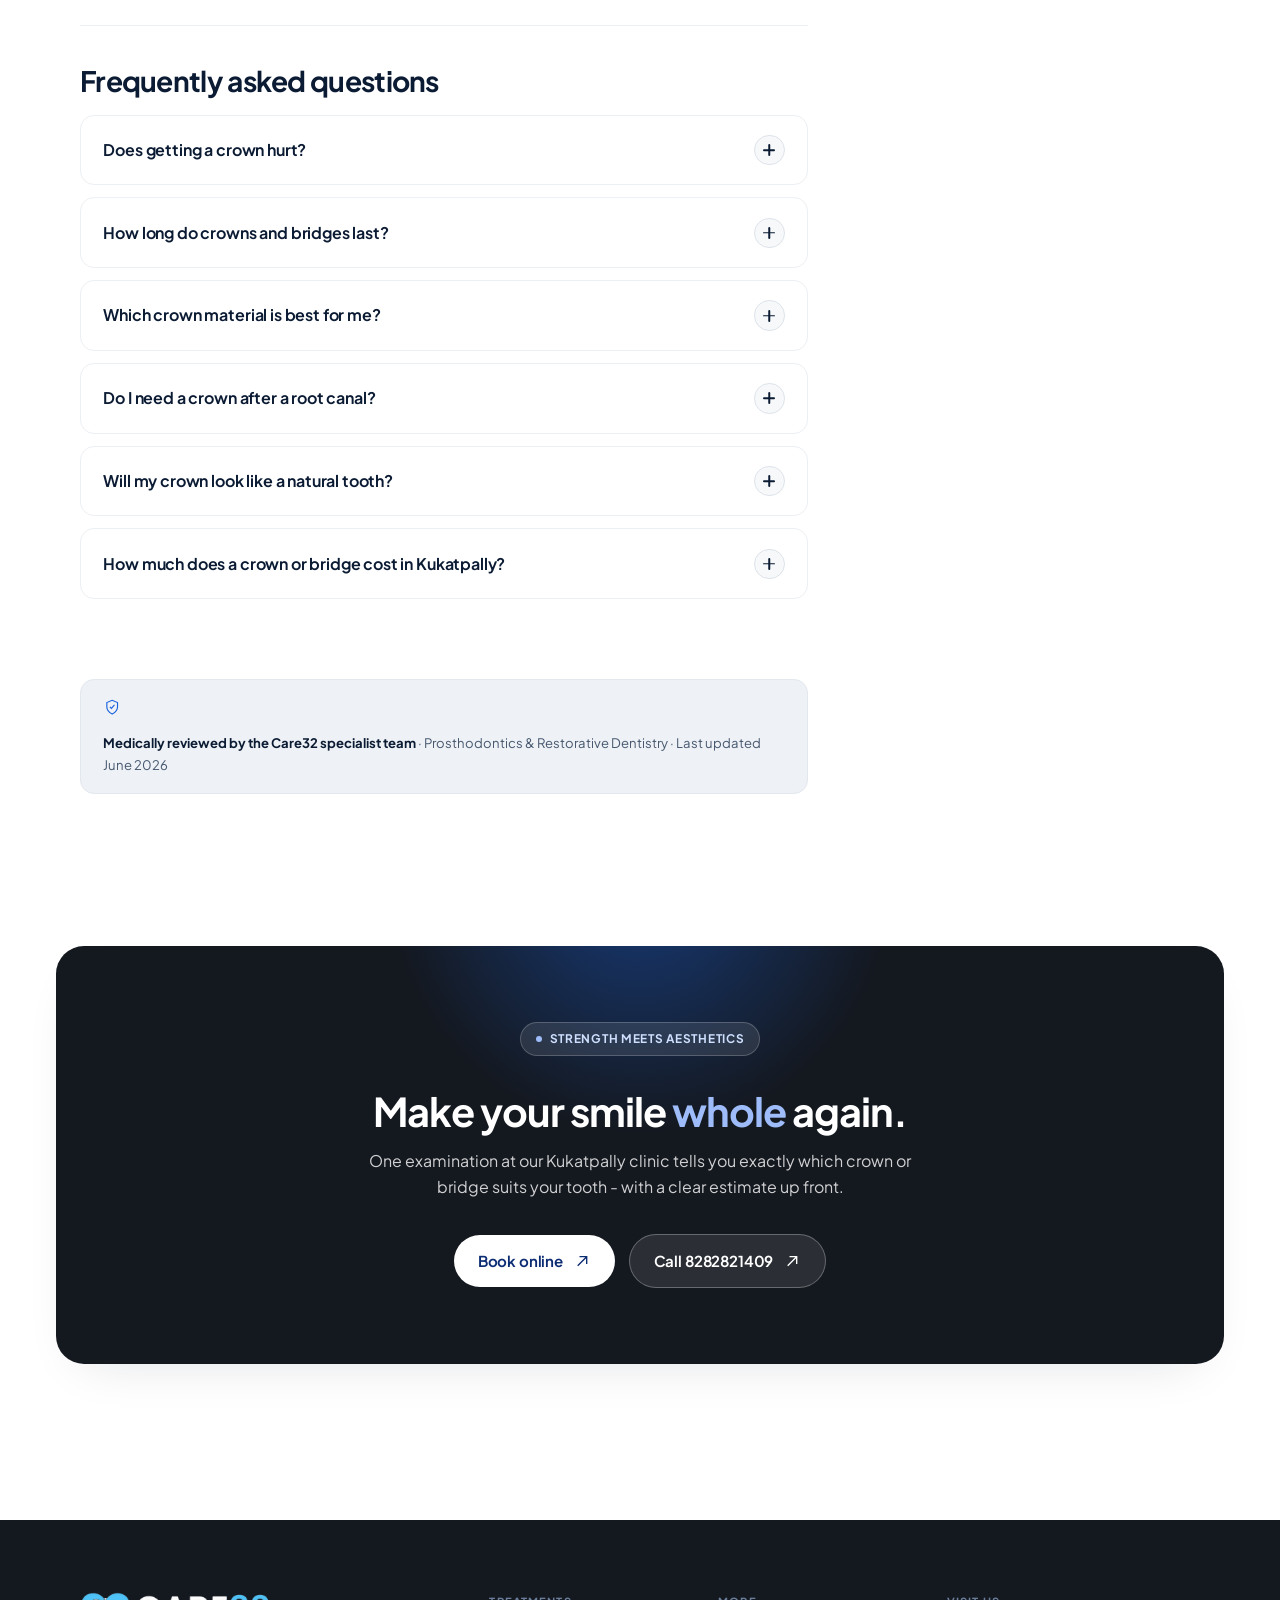
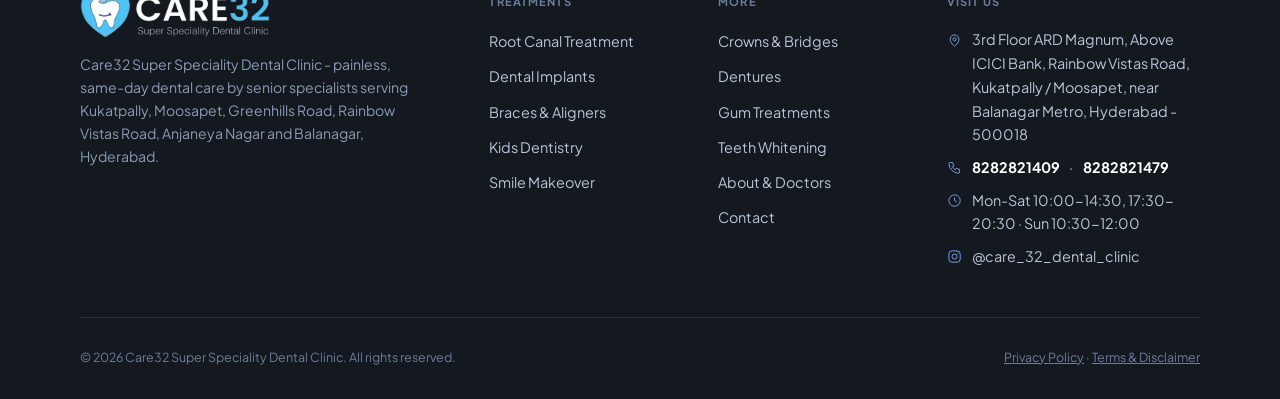
<file: website/treatments/dental-crowns-and-bridges.html>
<!DOCTYPE html>
<html lang="en-IN">
<head>
  <meta charset="UTF-8">
  <meta name="viewport" content="width=device-width, initial-scale=1.0">
  <link rel="icon" href="../favicon.svg" type="image/svg+xml">
  <link rel="mask-icon" href="../favicon.svg" color="#1A63E0">
  <link rel="apple-touch-icon" href="../favicon.svg">
  <!-- Google Tag Manager + GA4 (Consent Mode v2) -->
  <script>
    window.dataLayer = window.dataLayer || [];
    function gtag(){dataLayer.push(arguments);}
    (function(){var c;try{c=localStorage.getItem('care32-consent');}catch(e){}
      gtag('consent','default',{ad_storage:'denied',ad_user_data:'denied',ad_personalization:'denied',analytics_storage:(c==='granted')?'granted':'denied',wait_for_update:500});})();
    gtag('js', new Date());
    gtag('config','G-J74BWV9274');
  </script>
  <script async src="https://www.googletagmanager.com/gtag/js?id=G-J74BWV9274"></script>
  <script>(function(w,d,s,l,i){w[l]=w[l]||[];w[l].push({'gtm.start':new Date().getTime(),event:'gtm.js'});var f=d.getElementsByTagName(s)[0],j=d.createElement(s),dl=l!='dataLayer'?'&l='+l:'';j.async=true;j.src='https://www.googletagmanager.com/gtm.js?id='+i+dl;f.parentNode.insertBefore(j,f);})(window,document,'script','dataLayer','GTM-PZJP28C');</script>
  <!-- End Google Tag Manager + GA4 -->
  <title>Dental Crowns &amp; Bridges in Kukatpally | Care32</title>
  <meta name="description" content="Zirconia, e.max &amp; PFM crowns and bridges in Kukatpally, Hyderabad. Restore damaged or missing teeth with natural-looking, precision-fitted caps. Book now.">
  <link rel="canonical" href="https://care32.co.in/treatments/dental-crowns-and-bridges.html">
  <meta property="og:type" content="website">
  <meta property="og:title" content="Dental Crowns &amp; Bridges in Kukatpally | Care32">
  <meta property="og:description" content="Natural-looking zirconia, e.max and PFM crowns and bridges - precision-fitted by specialists in Kukatpally, Hyderabad.">
  <meta property="og:url" content="https://care32.co.in/treatments/dental-crowns-and-bridges.html">
  <meta property="og:locale" content="en_IN">
  <meta property="og:site_name" content="Care32 Super Speciality Dental Clinic">
  <link rel="preconnect" href="https://fonts.googleapis.com">
  <link rel="preconnect" href="https://fonts.gstatic.com" crossorigin>
  <link href="https://fonts.googleapis.com/css2?family=Plus+Jakarta+Sans:wght@400;500;600;700;800&display=swap" rel="stylesheet">
  <link rel="stylesheet" href="../css/styles.css?v=42">
  <script type="application/ld+json">
  {
    "@context": "https://schema.org",
    "@graph": [
      {
        "@type": "MedicalWebPage",
        "@id": "https://care32.co.in/treatments/dental-crowns-and-bridges.html#webpage",
        "url": "https://care32.co.in/treatments/dental-crowns-and-bridges.html",
        "name": "Dental Crowns & Bridges in Kukatpally | Care32",
        "description": "Zirconia, e.max and PFM crowns and bridges in Kukatpally, Hyderabad - natural-looking restorations for damaged or missing teeth.",
        "about": { "@id": "https://care32.co.in/treatments/dental-crowns-and-bridges.html#procedure" },
        "provider": { "@id": "https://care32.co.in/#clinic" },
        "lastReviewed": "2026-06-12",
        "medicalAudience": { "@type": "MedicalAudience", "audienceType": "Patient" }
      },
      {
        "@type": "MedicalProcedure",
        "@id": "https://care32.co.in/treatments/dental-crowns-and-bridges.html#procedure",
        "name": "Dental Crown and Bridge Placement",
        "alternateName": "Fixed Prosthodontics",
        "procedureType": "https://schema.org/NoninvasiveProcedure",
        "bodyLocation": "Tooth",
        "status": "https://schema.org/EventScheduled",
        "howPerformed": "The tooth is gently shaped under local anaesthesia and recorded with a digital scan. A temporary crown protects it while the final restoration is fabricated in the laboratory from materials such as zirconia, lithium disilicate (e.max) or porcelain-fused-to-metal. The finished crown or bridge is then checked for fit and bite and permanently bonded.",
        "preparation": "Clinical examination and digital imaging to assess the tooth, followed by shade selection to match the neighbouring teeth.",
        "followup": "A short review of the bite after placement, normal brushing and flossing, and routine check-ups to monitor the restoration."
      },
      {
        "@type": "Dentist",
        "@id": "https://care32.co.in/#clinic",
        "name": "Care32 Super Speciality Dental Clinic",
        "url": "https://care32.co.in/",
        "telephone": ["+91-8282821409", "+91-8282821479"],
        "areaServed": [
          { "@type": "Place", "name": "Kukatpally, Hyderabad" },
          { "@type": "Place", "name": "Moosapet, Hyderabad" },
          { "@type": "Place", "name": "Greenhills Road, Hyderabad" },
          { "@type": "Place", "name": "Rainbow Vistas Road, Hyderabad" },
          { "@type": "Place", "name": "Anjaneya Nagar, Hyderabad" },
          { "@type": "Place", "name": "Balanagar, Hyderabad" }
        ],
        "priceRange": "₹₹",
        "address": {
          "@type": "PostalAddress",
          "streetAddress": "3rd Floor, ARD Magnum, Above ICICI Bank, Rainbow Vistas Road",
          "addressLocality": "Kukatpally, Hyderabad",
          "addressRegion": "Telangana",
          "postalCode": "500018",
          "addressCountry": "IN"
        }
      },
      {
        "@type": "BreadcrumbList",
        "itemListElement": [
          { "@type": "ListItem", "position": 1, "name": "Home", "item": "https://care32.co.in/" },
          { "@type": "ListItem", "position": 2, "name": "Treatments", "item": "https://care32.co.in/#treatments" },
          { "@type": "ListItem", "position": 3, "name": "Dental Crowns & Bridges", "item": "https://care32.co.in/treatments/dental-crowns-and-bridges.html" }
        ]
      },
      {
        "@type": "FAQPage",
        "mainEntity": [
          { "@type": "Question", "name": "Does getting a crown hurt?", "acceptedAnswer": { "@type": "Answer", "text": "No. The tooth is fully numbed with local anaesthesia before shaping, and a temporary crown protects it between visits. Most patients find the whole process very comfortable - closer to a long filling appointment than anything dramatic." } },
          { "@type": "Question", "name": "How long do crowns and bridges last?", "acceptedAnswer": { "@type": "Answer", "text": "With good oral hygiene and routine check-ups, a well-made crown or bridge typically lasts ten to fifteen years, and often much longer. Zirconia and e.max restorations are especially durable." } },
          { "@type": "Question", "name": "Which crown material is best for me?", "acceptedAnswer": { "@type": "Answer", "text": "It depends on the tooth. For front teeth where aesthetics matter most, e.max or all-porcelain usually wins; for molars that take heavy chewing forces, zirconia is hard to beat. We'll recommend the right material for your specific tooth and explain why." } },
          { "@type": "Question", "name": "Do I need a crown after a root canal?", "acceptedAnswer": { "@type": "Answer", "text": "In most cases, yes. A root canal treated tooth becomes more brittle over time, and a crown protects it from fracturing under chewing forces. It is the step that lets the saved tooth last a lifetime." } },
          { "@type": "Question", "name": "Will my crown look like a natural tooth?", "acceptedAnswer": { "@type": "Answer", "text": "Yes. Modern ceramics like zirconia and e.max transmit light much the way enamel does, and each crown is shade-matched to your neighbouring teeth. Done well, even you will struggle to spot which tooth is crowned." } },
          { "@type": "Question", "name": "How much does a crown or bridge cost in Kukatpally?", "acceptedAnswer": { "@type": "Answer", "text": "The cost depends on the material chosen and the number of units involved. At our Kukatpally clinic you receive a clear, all-inclusive estimate after a short examination - before any treatment begins." } }
        ]
      }
    ]
  }
  </script>
</head>
<body>
  <!-- Google Tag Manager (noscript) -->
  <noscript><iframe src="https://www.googletagmanager.com/ns.html?id=GTM-PZJP28C" height="0" width="0" style="display:none;visibility:hidden"></iframe></noscript>
  <!-- End Google Tag Manager (noscript) -->
  <!-- NAV -->
  <header class="nav-wrap">
    <nav class="nav" aria-label="Primary">
      <a class="nav-logo" href="../index.html" aria-label="Care32 Super Speciality Dental Clinic home"><img src="../assets/img/logo-care32.png?v=1" alt="Care32 Super Speciality Dental Clinic" width="660" height="160" fetchpriority="high"></a>
      <div class="nav-links">
        <a href="../index.html">Home</a>
        <div class="nav-dd data-active">
          <button class="nav-dd-trigger" aria-expanded="false" aria-haspopup="true">Treatments
            <svg viewBox="0 0 16 16" fill="none" stroke="currentColor" stroke-width="1.6" aria-hidden="true"><path d="M4 6l4 4 4-4"/></svg>
          </button>
          <div class="nav-dd-menu" role="menu">
            <a href="../treatments/root-canal-treatment.html" role="menuitem">Root Canal Treatment</a>
            <a href="../treatments/dental-implants.html" role="menuitem">Dental Implants</a>
            <a href="../treatments/braces-and-clear-aligners.html" role="menuitem">Braces &amp; Clear Aligners</a>
            <a href="../treatments/kids-dentistry.html" role="menuitem">Kids Dentistry</a>
            <a href="../treatments/smile-makeover.html" role="menuitem">Smile Makeover</a>
            <a href="../treatments/dental-crowns-and-bridges.html" role="menuitem">Crowns &amp; Bridges</a>
            <a href="../treatments/dentures.html" role="menuitem">Dentures</a>
            <a href="../treatments/gum-disease-treatment.html" role="menuitem">Gum Treatments</a>
            <a href="../treatments/teeth-whitening.html" role="menuitem">Teeth Whitening</a>
            <a class="nav-dd-all" href="../index.html#treatments" role="menuitem">View all treatments
              <svg viewBox="0 0 16 16" fill="none" stroke="currentColor" stroke-width="1.6" aria-hidden="true"><path d="M2 8h12M9 3l5 5-5 5"/></svg>
            </a>
          </div>
        </div>
        <a href="../about.html">About&nbsp;&amp;&nbsp;Doctors</a>
        <a href="../contact.html">Contact</a>
      </div>
      <a class="btn btn-primary nav-cta" href="https://care32.setmore.com/" target="_blank" rel="noopener">
        Book a visit
        <span class="btn-orb"><svg viewBox="0 0 16 16" fill="none" stroke="currentColor" stroke-width="1.5"><path d="M3 13L13 3M5 3h8v8"/></svg></span>
      </a>
      <button class="nav-burger" aria-label="Open menu" aria-expanded="false"><span></span><span></span></button>
    </nav>
  </header>

  <div class="menu-overlay">
    <nav aria-label="Mobile">
      <a href="../index.html"><small>01</small> Home</a>
      <a href="../index.html#treatments"><small>02</small> Treatments</a>
      <div class="menu-treat">
        <a href="../treatments/root-canal-treatment.html">Root Canal</a>
        <a href="../treatments/dental-implants.html">Dental Implants</a>
        <a href="../treatments/braces-and-clear-aligners.html">Braces &amp; Aligners</a>
        <a href="../treatments/kids-dentistry.html">Kids Dentistry</a>
        <a href="../treatments/smile-makeover.html">Smile Makeover</a>
        <a href="../treatments/dental-crowns-and-bridges.html">Crowns &amp; Bridges</a>
        <a href="../treatments/dentures.html">Dentures</a>
        <a href="../treatments/gum-disease-treatment.html">Gum Treatments</a>
        <a href="../treatments/teeth-whitening.html">Teeth Whitening</a>
      </div>
      <a href="../about.html"><small>03</small> About &amp; Doctors</a>
      <a href="../contact.html"><small>04</small> Contact</a>
      <a href="tel:+918282821409"><small>05</small> Book a visit</a>
    </nav>
    <div class="menu-meta">
      3rd Floor ARD Magnum, Rainbow Vistas Road, Kukatpally / Moosapet · <a href="tel:+918282821409">8282821409</a> · <a href="tel:+918282821479">8282821479</a>
    </div>
  </div>

  <main>
    <!-- PAGE HERO -->
    <section class="page-hero">
      <div class="hero-bg" aria-hidden="true"></div>
      <div class="container">
        <ol class="breadcrumb" data-reveal>
          <li><a href="../index.html">Home</a></li>
          <li><a href="../index.html#treatments">Treatments</a></li>
          <li aria-current="page">Dental Crowns &amp; Bridges</li>
        </ol>
        <p class="eyebrow" data-reveal>Restorative · Zirconia &amp; e.max · Shade-matched</p>
        <h1 data-reveal><em>Dental crowns and bridges</em> in Kukatpally that look natural.</h1>
        <p class="lede" data-reveal style="margin-top:1.5rem;">Natural-looking crowns and bridges in Kukatpally, Hyderabad - precision-crafted in zirconia, e.max and other proven materials to bring broken, weakened or missing teeth back to full strength. Patients come to us from Kukatpally, Moosapet, Greenhills Road, Rainbow Vistas Road, Anjaneya Nagar and around Balanagar Metro.</p>
      </div>
    </section>

    <section class="section-tight">
      <div class="container">
        <div class="service-layout">
          <!-- BODY -->
          <div class="service-body">
            <section data-reveal>
              <h2>What are crowns &amp; bridges?</h2>
              <p>A <strong>crown</strong> is a custom-made cap that covers a damaged or weakened tooth completely - restoring its shape, strength and appearance. We work with all the modern options: all-porcelain/ceramic, porcelain-fused-to-metal (PFM), zirconia, gold alloy and lithium disilicate (e.max), choosing the material that best suits each tooth.</p>
              <p>A <strong>bridge</strong> replaces one or more missing teeth by anchoring artificial teeth to the teeth (or implants) on either side of the gap. Depending on your situation we may recommend a traditional bridge, a cantilever bridge, a Maryland (resin-bonded) bridge that needs minimal preparation, or an implant-supported bridge that doesn't touch your natural teeth at all.</p>
              <p>Both are fixed restorations - they stay in your mouth, day and night, and once fitted you simply forget they're there.</p>
            </section>

            <section data-reveal>
              <h2>When you need a crown or bridge</h2>
              <ul class="ticks">
                <li>A tooth that's cracked, fractured or badly worn down</li>
                <li>A tooth weakened by a very large filling with little natural structure left</li>
                <li>After <a href="root-canal-treatment.html">root canal treatment</a> - a crown protects the treated tooth from fracture</li>
                <li>A badly discoloured or misshapen tooth you'd like to look natural again</li>
                <li>One or more missing teeth, where a bridge can close the gap</li>
                <li>Covering a <a href="dental-implants.html">dental implant</a> with its final, natural-looking tooth</li>
              </ul>
            </section>

            <section data-reveal>
              <h2>Crown materials - which one is right for you?</h2>
              <div class="table-shell">
                <div class="table-core">
                  <table class="data">
                    <thead><tr><th>Material</th><th>Best for</th><th>Aesthetics</th><th>Strength</th></tr></thead>
                    <tbody>
                      <tr><td>Zirconia</td><td>Molars &amp; heavy chewers</td><td>Very good</td><td class="check">Excellent</td></tr>
                      <tr><td>e.max (lithium disilicate)</td><td>Front teeth &amp; premolars</td><td class="check">Excellent - most lifelike</td><td>Very good</td></tr>
                      <tr><td>PFM (porcelain-fused-to-metal)</td><td>Budget-friendly back teeth</td><td>Good</td><td>Very good</td></tr>
                      <tr><td>All-porcelain / ceramic</td><td>Front teeth, metal-free smiles</td><td class="check">Excellent</td><td>Good</td></tr>
                    </tbody>
                  </table>
                </div>
              </div>
              <p class="table-note">Gold alloy remains an excellent, long-proven option for some back teeth - ask us if it suits your case. We'll always explain the trade-offs before you choose.</p>
            </section>

            <section data-reveal>
              <h2>How we do it - step by step</h2>
              <div class="steps">
                <div class="step"><div class="step-num">01</div><div><h3>Prep &amp; scan</h3><p>Under local anaesthesia, the tooth is gently shaped to make room for the crown, then recorded with a digital scan and shade-matched to its neighbours.</p></div></div>
                <div class="step"><div class="step-num">02</div><div><h3>Temporary crown</h3><p>A comfortable temporary protects the prepared tooth - you leave the clinic looking and chewing normally.</p></div></div>
                <div class="step"><div class="step-num">03</div><div><h3>Lab fabrication</h3><p>Your crown or bridge is precision-crafted in the laboratory from the chosen material, matched to your scan and shade.</p></div></div>
                <div class="step"><div class="step-num">04</div><div><h3>Fitting &amp; bonding</h3><p>We check the fit, contact points and bite, make any fine adjustments, and permanently bond the restoration in place.</p></div></div>
              </div>
            </section>

            <section data-reveal>
              <h2>Why have your crown or bridge at Care32?</h2>
              <ul class="ticks">
                <li><strong>Full range of materials</strong> - zirconia, e.max, PFM, all-porcelain and gold alloy, matched honestly to your tooth and budget</li>
                <li><strong>Digital scanning</strong> for restorations that fit precisely the first time</li>
                <li><strong>Careful shade matching</strong> so the new tooth disappears into your smile</li>
                <li><strong>Transparent estimates</strong> before treatment begins - no surprises</li>
                <li><strong>Strict sterilisation protocols</strong> at every step, every visit</li>
              </ul>
            </section>

            <section data-reveal>
              <h2>Aftercare - making it last</h2>
              <ul class="ticks">
                <li>Mild sensitivity for a few days after fitting is normal and settles on its own</li>
                <li>Brush twice daily and floss around the crown - the gum line still needs care</li>
                <li>With a bridge, clean under the artificial tooth daily using floss threaders or an interdental brush</li>
                <li>Avoid cracking nuts, ice or bones directly on ceramic restorations</li>
                <li>Keep your routine check-ups so we can monitor the fit and the tooth beneath</li>
              </ul>
            </section>

            <section data-reveal>
              <h2>Frequently asked questions</h2>
              <div class="faq-list" style="max-width:none;">
                <div class="faq-item">
                  <button class="faq-q" aria-expanded="false">Does getting a crown hurt?<span class="faq-x"></span></button>
                  <div class="faq-a"><p>No. The tooth is fully numbed with local anaesthesia before shaping, and a temporary crown protects it between visits. Most patients find the whole process very comfortable - closer to a long filling appointment than anything dramatic.</p></div>
                </div>
                <div class="faq-item">
                  <button class="faq-q" aria-expanded="false">How long do crowns and bridges last?<span class="faq-x"></span></button>
                  <div class="faq-a"><p>With good oral hygiene and routine check-ups, a well-made crown or bridge typically lasts ten to fifteen years, and often much longer. Zirconia and e.max restorations are especially durable.</p></div>
                </div>
                <div class="faq-item">
                  <button class="faq-q" aria-expanded="false">Which crown material is best for me?<span class="faq-x"></span></button>
                  <div class="faq-a"><p>It depends on the tooth. For front teeth where aesthetics matter most, e.max or all-porcelain usually wins; for molars that take heavy chewing forces, zirconia is hard to beat. We'll recommend the right material for your specific tooth and explain why.</p></div>
                </div>
                <div class="faq-item">
                  <button class="faq-q" aria-expanded="false">Do I need a crown after a root canal?<span class="faq-x"></span></button>
                  <div class="faq-a"><p>In most cases, yes. A root canal treated tooth becomes more brittle over time, and a crown protects it from fracturing under chewing forces. It is the step that lets the saved tooth last a lifetime.</p></div>
                </div>
                <div class="faq-item">
                  <button class="faq-q" aria-expanded="false">Will my crown look like a natural tooth?<span class="faq-x"></span></button>
                  <div class="faq-a"><p>Yes. Modern ceramics like zirconia and e.max transmit light much the way enamel does, and each crown is shade-matched to your neighbouring teeth. Done well, even you will struggle to spot which tooth is crowned.</p></div>
                </div>
                <div class="faq-item">
                  <button class="faq-q" aria-expanded="false">How much does a crown or bridge cost in Kukatpally?<span class="faq-x"></span></button>
                  <div class="faq-a"><p>The cost depends on the material chosen and the number of units involved. At our Kukatpally clinic you receive a clear, all-inclusive estimate after a short examination - before any treatment begins.</p></div>
                </div>
              </div>
            </section>

            <div class="review-byline" data-reveal>
              <span><svg class="ico" viewBox="0 0 24 24" fill="none" stroke="currentColor" stroke-width="1.5" aria-hidden="true"><path d="M12 21c-4.5-2.2-7-5.5-7-9.5V6l7-3 7 3v5.5c0 4-2.5 7.3-7 9.5z"/><path d="M9 11.5l2 2 4-4.5"/></svg></span>
              <span><strong>Medically reviewed by the Care32 specialist team</strong> · Prosthodontics &amp; Restorative Dentistry · Last updated June 2026</span>
            </div>
          </div>

          <!-- SIDEBAR -->
          <aside class="book-card" data-reveal>
            <div class="book-shell">
              <div class="book-core">
                <h3>Broken or weak tooth?</h3>
                <p>A precision-fitted crown can save it before it fractures further. Book a consultation at our Kukatpally clinic.</p>
                <a class="btn btn-light" href="https://care32.setmore.com/" target="_blank" rel="noopener">Book online <span class="btn-orb"><svg viewBox="0 0 16 16" fill="none" stroke="currentColor" stroke-width="1.5"><path d="M3 13L13 3M5 3h8v8"/></svg></span></a>
                <a class="btn btn-ghost" href="tel:+918282821409">Call now <span class="btn-orb"><svg viewBox="0 0 16 16" fill="none" stroke="currentColor" stroke-width="1.5"><path d="M3 13L13 3M5 3h8v8"/></svg></span></a>
                <a class="btn btn-ghost" href="https://wa.me/918282821409" rel="noopener" target="_blank">
                  WhatsApp us
                  <span class="btn-orb"><svg viewBox="0 0 16 16" fill="none" stroke="currentColor" stroke-width="1.5"><path d="M3 13L13 3M5 3h8v8"/></svg></span>
                </a>
                <div class="book-meta">
                  <span><svg class="ico" viewBox="0 0 24 24" fill="none" stroke="currentColor" stroke-width="1.5" aria-hidden="true"><path d="M12 21s-7-5.2-7-11a7 7 0 0 1 14 0c0 5.8-7 11-7 11z"/><circle cx="12" cy="10" r="2.5"/></svg> ARD Magnum, Rainbow Vistas Rd, Kukatpally / Moosapet</span>
                  <span><svg class="ico" viewBox="0 0 24 24" fill="none" stroke="currentColor" stroke-width="1.5" aria-hidden="true"><circle cx="12" cy="12" r="9"/><path d="M12 7v5l3.5 2"/></svg> Mon-Sat 10:00-14:30, 17:30-20:30 · Sun 10:30-12:00</span>
                  <span><svg class="ico" viewBox="0 0 24 24" fill="none" stroke="currentColor" stroke-width="1.5" aria-hidden="true"><path d="M12 3.5l2.5 5.2 5.7.7-4.2 3.9 1.1 5.6-5.1-2.8-5.1 2.8 1.1-5.6L3.8 9.4l5.7-.7z"/></svg> 5.0 on Google</span>
                </div>
              </div>
            </div>
          </aside>
        </div>
      </div>
    </section>

    <!-- CTA -->
    <section class="cta-band section-tight">
      <div class="cta-shell" data-reveal>
        <div class="cta-core">
          <p class="eyebrow">Strength meets aesthetics</p>
          <h2>Make your smile <em>whole</em> again.</h2>
          <p>One examination at our Kukatpally clinic tells you exactly which crown or bridge suits your tooth - with a clear estimate up front.</p>
          <div class="hero-actions">
            <a class="btn btn-light" href="https://care32.setmore.com/" target="_blank" rel="noopener">Book online <span class="btn-orb"><svg viewBox="0 0 16 16" fill="none" stroke="currentColor" stroke-width="1.5"><path d="M3 13L13 3M5 3h8v8"/></svg></span></a>
            <a class="btn btn-ghost" href="tel:+918282821409">Call 8282821409 <span class="btn-orb"><svg viewBox="0 0 16 16" fill="none" stroke="currentColor" stroke-width="1.5"><path d="M3 13L13 3M5 3h8v8"/></svg></span></a>
          </div>
        </div>
      </div>
    </section>
  </main>

  <!-- FOOTER -->
  <footer class="footer">
    <div class="container">
      <div class="footer-grid">
        <div class="footer-brand">
          <a class="nav-logo" href="../index.html" aria-label="Care32 Super Speciality Dental Clinic home"><img src="../assets/img/logo-care32-light.png?v=1" alt="Care32 Super Speciality Dental Clinic" width="520" height="126" loading="lazy"></a>
          <p>Care32 Super Speciality Dental Clinic - painless, same-day dental care by senior specialists serving Kukatpally, Moosapet, Greenhills Road, Rainbow Vistas Road, Anjaneya Nagar and Balanagar, Hyderabad.</p>
        </div>
        <div>
          <h4>Treatments</h4>
          <ul>
            <li><a href="root-canal-treatment.html">Root Canal Treatment</a></li>
            <li><a href="dental-implants.html">Dental Implants</a></li>
            <li><a href="braces-and-clear-aligners.html">Braces &amp; Aligners</a></li>
            <li><a href="kids-dentistry.html">Kids Dentistry</a></li>
            <li><a href="smile-makeover.html">Smile Makeover</a></li>
          </ul>
        </div>
        <div>
          <h4>More</h4>
          <ul>
            <li><a href="dental-crowns-and-bridges.html">Crowns &amp; Bridges</a></li>
            <li><a href="dentures.html">Dentures</a></li>
            <li><a href="gum-disease-treatment.html">Gum Treatments</a></li>
            <li><a href="teeth-whitening.html">Teeth Whitening</a></li>
            <li><a href="../about.html">About &amp; Doctors</a></li>
            <li><a href="../contact.html">Contact</a></li>
          </ul>
        </div>
        <div>
          <h4>Visit us</h4>
          <ul class="footer-contact">
            <li><span><svg class="ico" viewBox="0 0 24 24" fill="none" stroke="currentColor" stroke-width="1.5" aria-hidden="true"><path d="M12 21s-7-5.2-7-11a7 7 0 0 1 14 0c0 5.8-7 11-7 11z"/><circle cx="12" cy="10" r="2.5"/></svg></span><span>3rd Floor ARD Magnum, Above ICICI Bank, Rainbow Vistas Road, Kukatpally / Moosapet, near Balanagar Metro, Hyderabad - 500018</span></li>
            <li><span><svg class="ico" viewBox="0 0 24 24" fill="none" stroke="currentColor" stroke-width="1.5" aria-hidden="true"><path d="M5 4h4l2 5-2.5 1.5a11 11 0 0 0 5 5L15 13l5 2v4a2 2 0 0 1-2 2A16 16 0 0 1 3 6a2 2 0 0 1 2-2z"/></svg></span><a href="tel:+918282821409"><strong>8282821409</strong></a> · <a href="tel:+918282821479"><strong>8282821479</strong></a></li>
            <li><span><svg class="ico" viewBox="0 0 24 24" fill="none" stroke="currentColor" stroke-width="1.5" aria-hidden="true"><circle cx="12" cy="12" r="9"/><path d="M12 7v5l3.5 2"/></svg></span><span>Mon-Sat 10:00-14:30, 17:30-20:30 · Sun 10:30-12:00</span></li>
            <li><span><svg class="ico" viewBox="0 0 24 24" fill="none" stroke="currentColor" stroke-width="1.5" aria-hidden="true"><rect x="3" y="3" width="18" height="18" rx="5"/><circle cx="12" cy="12" r="4"/><circle cx="17.2" cy="6.8" r="0.8" fill="currentColor" stroke="none"/></svg></span><a href="https://www.instagram.com/care_32_dental_clinic" rel="noopener" target="_blank">@care_32_dental_clinic</a></li>
          </ul>
        </div>
      </div>
      <div class="footer-bottom">
        <span>© 2026 Care32 Super Speciality Dental Clinic. All rights reserved.</span>
        <span><a href="../privacy-policy.html">Privacy Policy</a> · <a href="../terms.html">Terms &amp; Disclaimer</a></span>
      </div>
    </div>
  </footer>

  <a class="wa-float" href="https://wa.me/918282821409" rel="noopener" target="_blank" aria-label="Chat with Care32 on WhatsApp">
    <svg viewBox="0 0 24 24" fill="currentColor"><path d="M12 2a10 10 0 0 0-8.6 15.1L2 22l5-1.3A10 10 0 1 0 12 2zm5.2 14.2c-.2.6-1.3 1.2-1.8 1.2-.5.1-1 .2-3.3-.7-2.8-1.1-4.6-4-4.7-4.2-.1-.2-1.1-1.5-1.1-2.9s.7-2 1-2.3c.2-.3.5-.3.7-.3h.5c.2 0 .4 0 .6.5l.9 2.1c.1.2.1.4 0 .6l-.4.6-.5.5c-.2.2-.3.4-.1.7.2.3.8 1.4 1.8 2.2 1.3 1.1 2.3 1.5 2.6 1.6.3.1.5.1.7-.1l1-1.2c.2-.3.4-.2.7-.1l2 1c.3.1.5.2.6.4 0 .1 0 .8-.2 1.4z"/></svg>
  </a>

  <script src="../js/main.js?v=42" defer></script>
  <!-- Setmore Anywhere "Book Now" widget -->
  <script id="anywhere_book_now_script" src="https://assets.setmore.com/integration/book-now/live/v1/anywhere-book-now.js"></script>
  <button id="Anywhere_button_iframe" class="anywhere-book-now-button" style="background-color: #0B1B33; color: #fff; border: none; padding: 12px 18px; font-size: 14px; font-weight: 600; border-radius: 6px; cursor: pointer; position: fixed; right: 0; top: 25%; z-index: 80; transform: translate(30%, 0) rotate(-90deg);" data-booking-url="https://care32.setmore.com" data-new-tab="false">Book now</button>
</body>
</html>
</file>
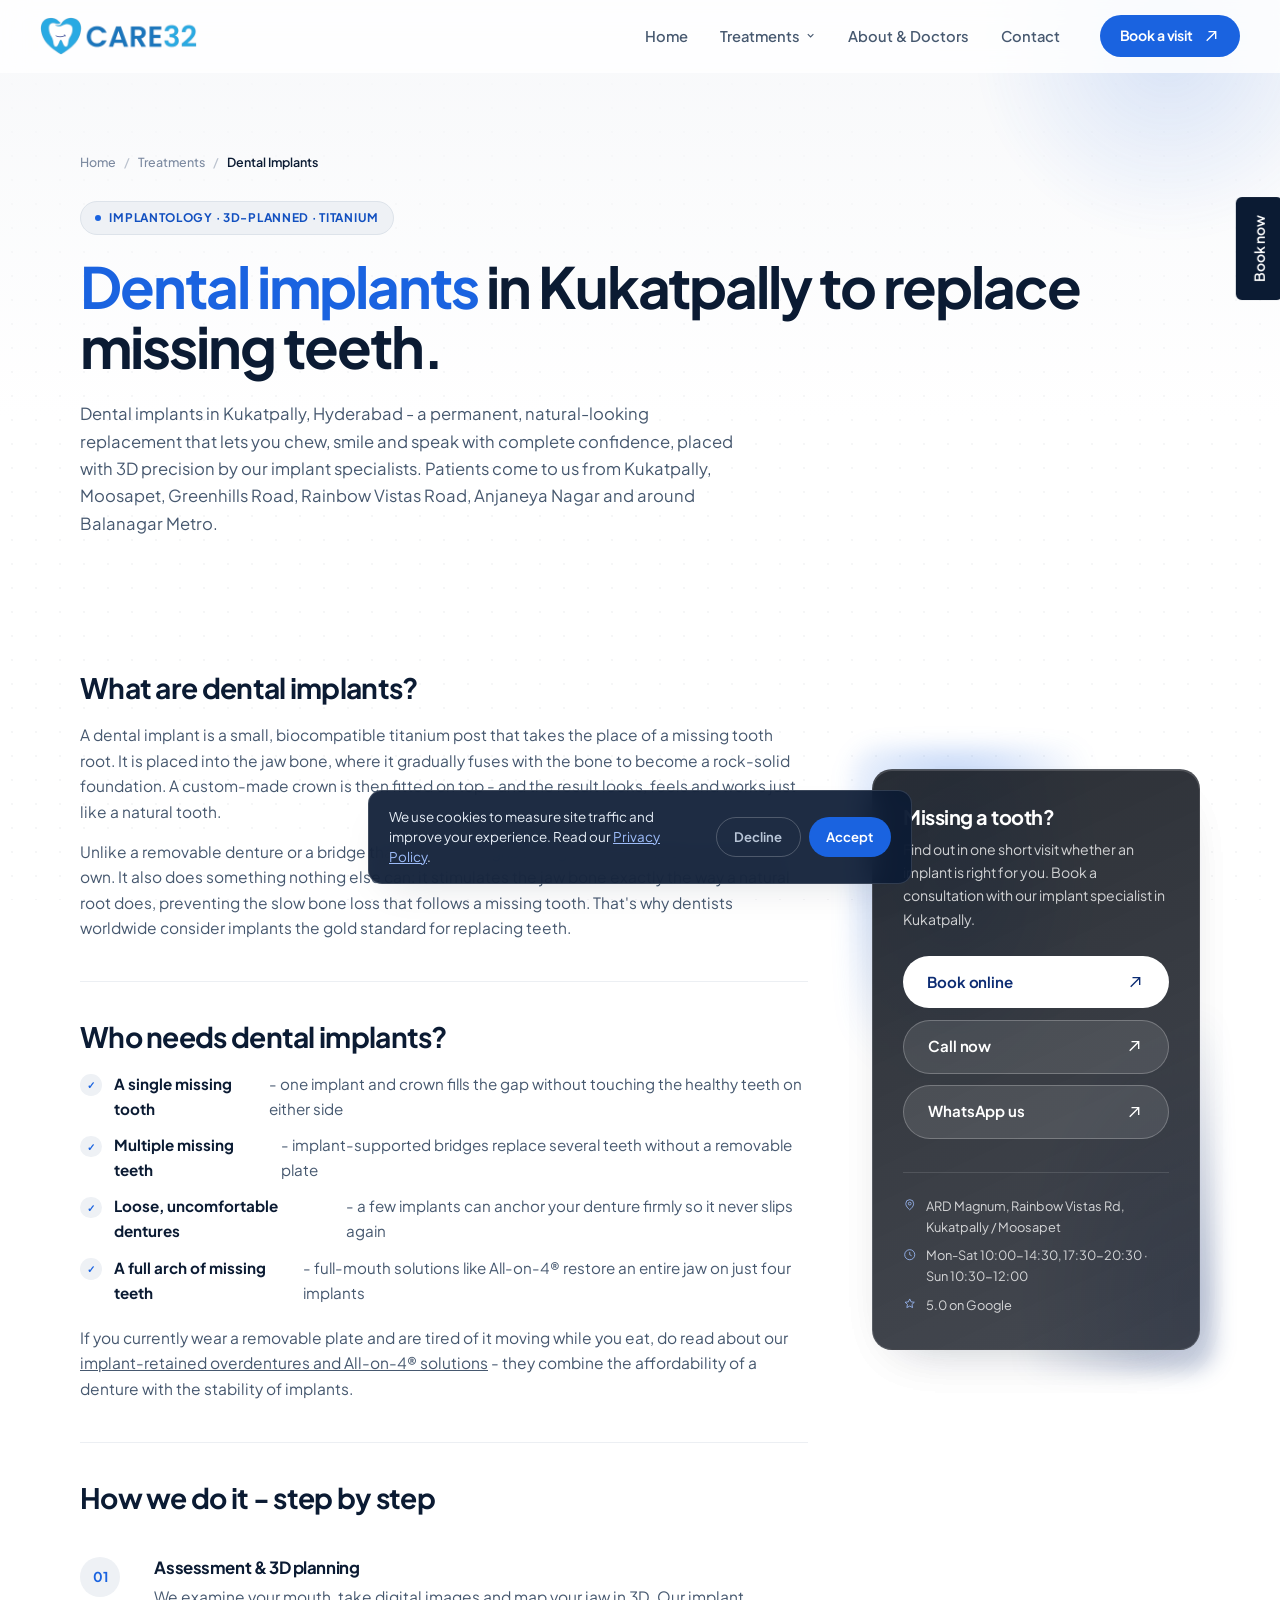
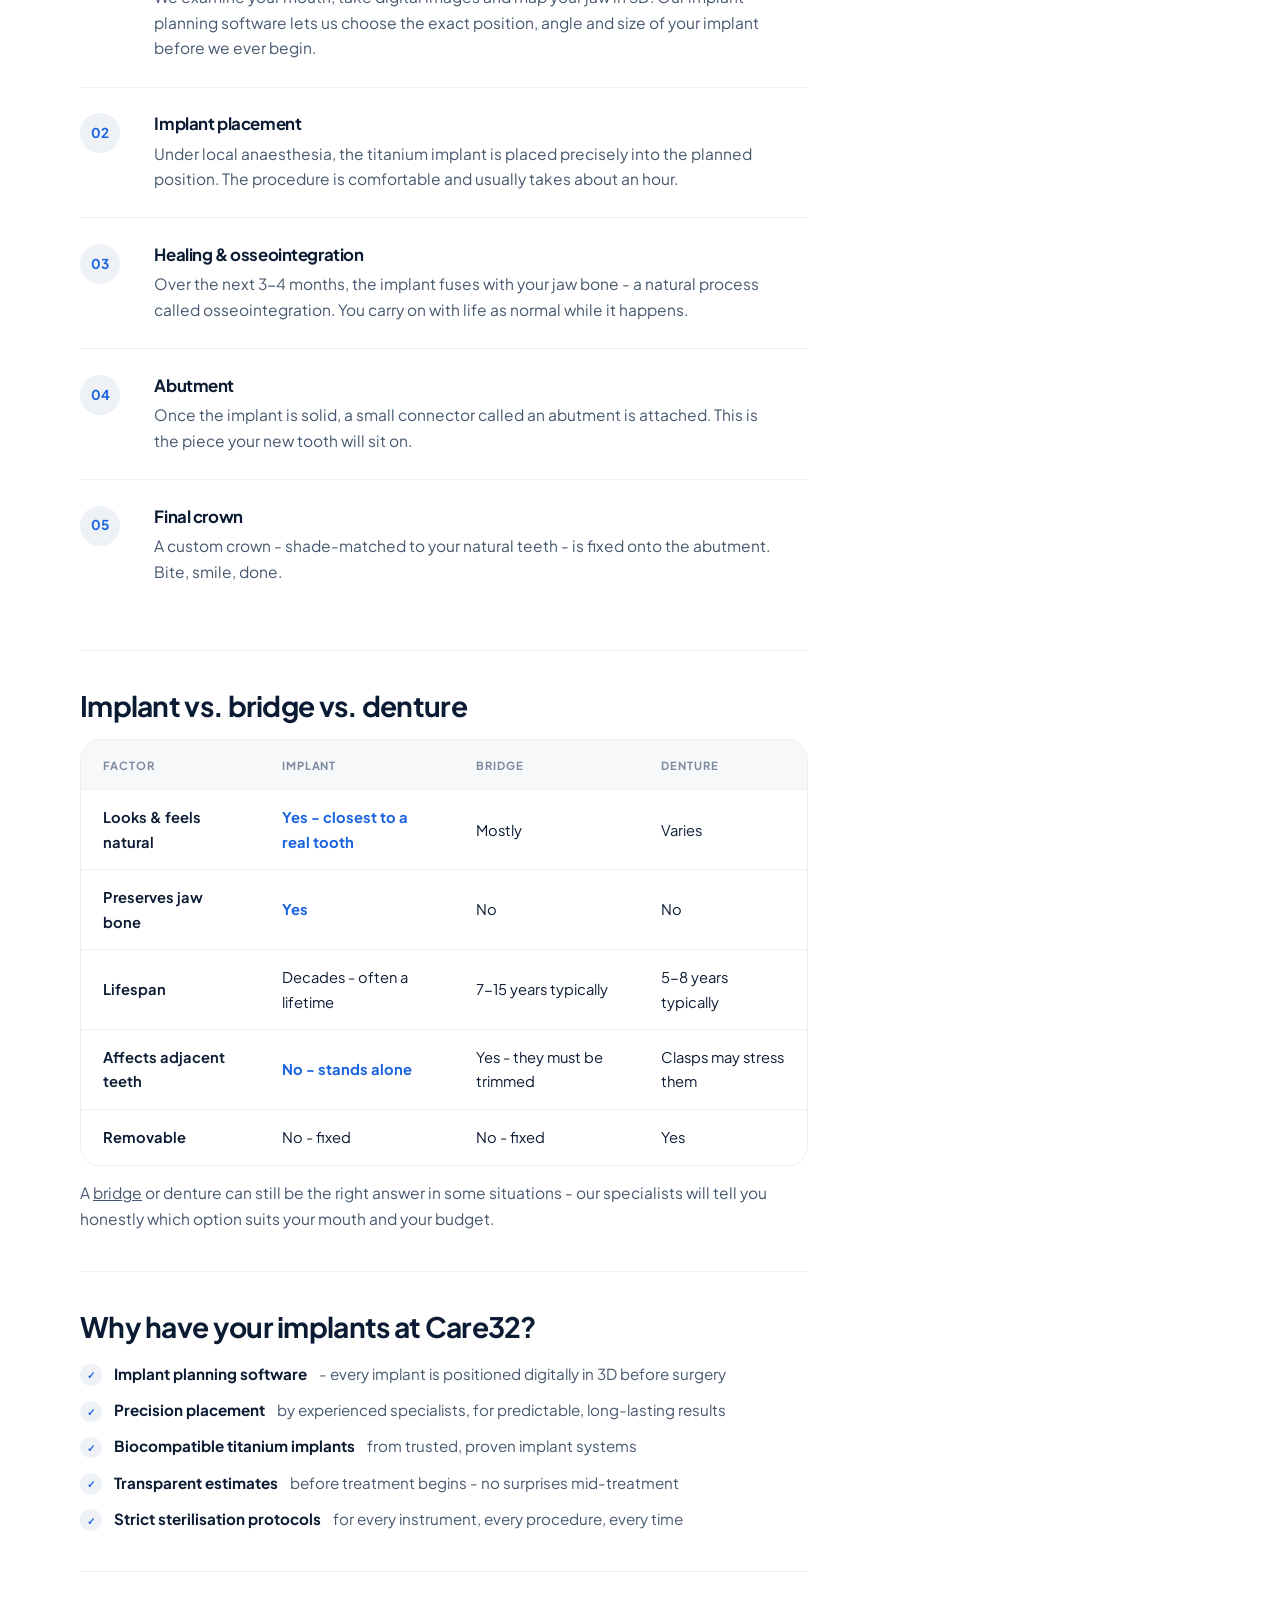
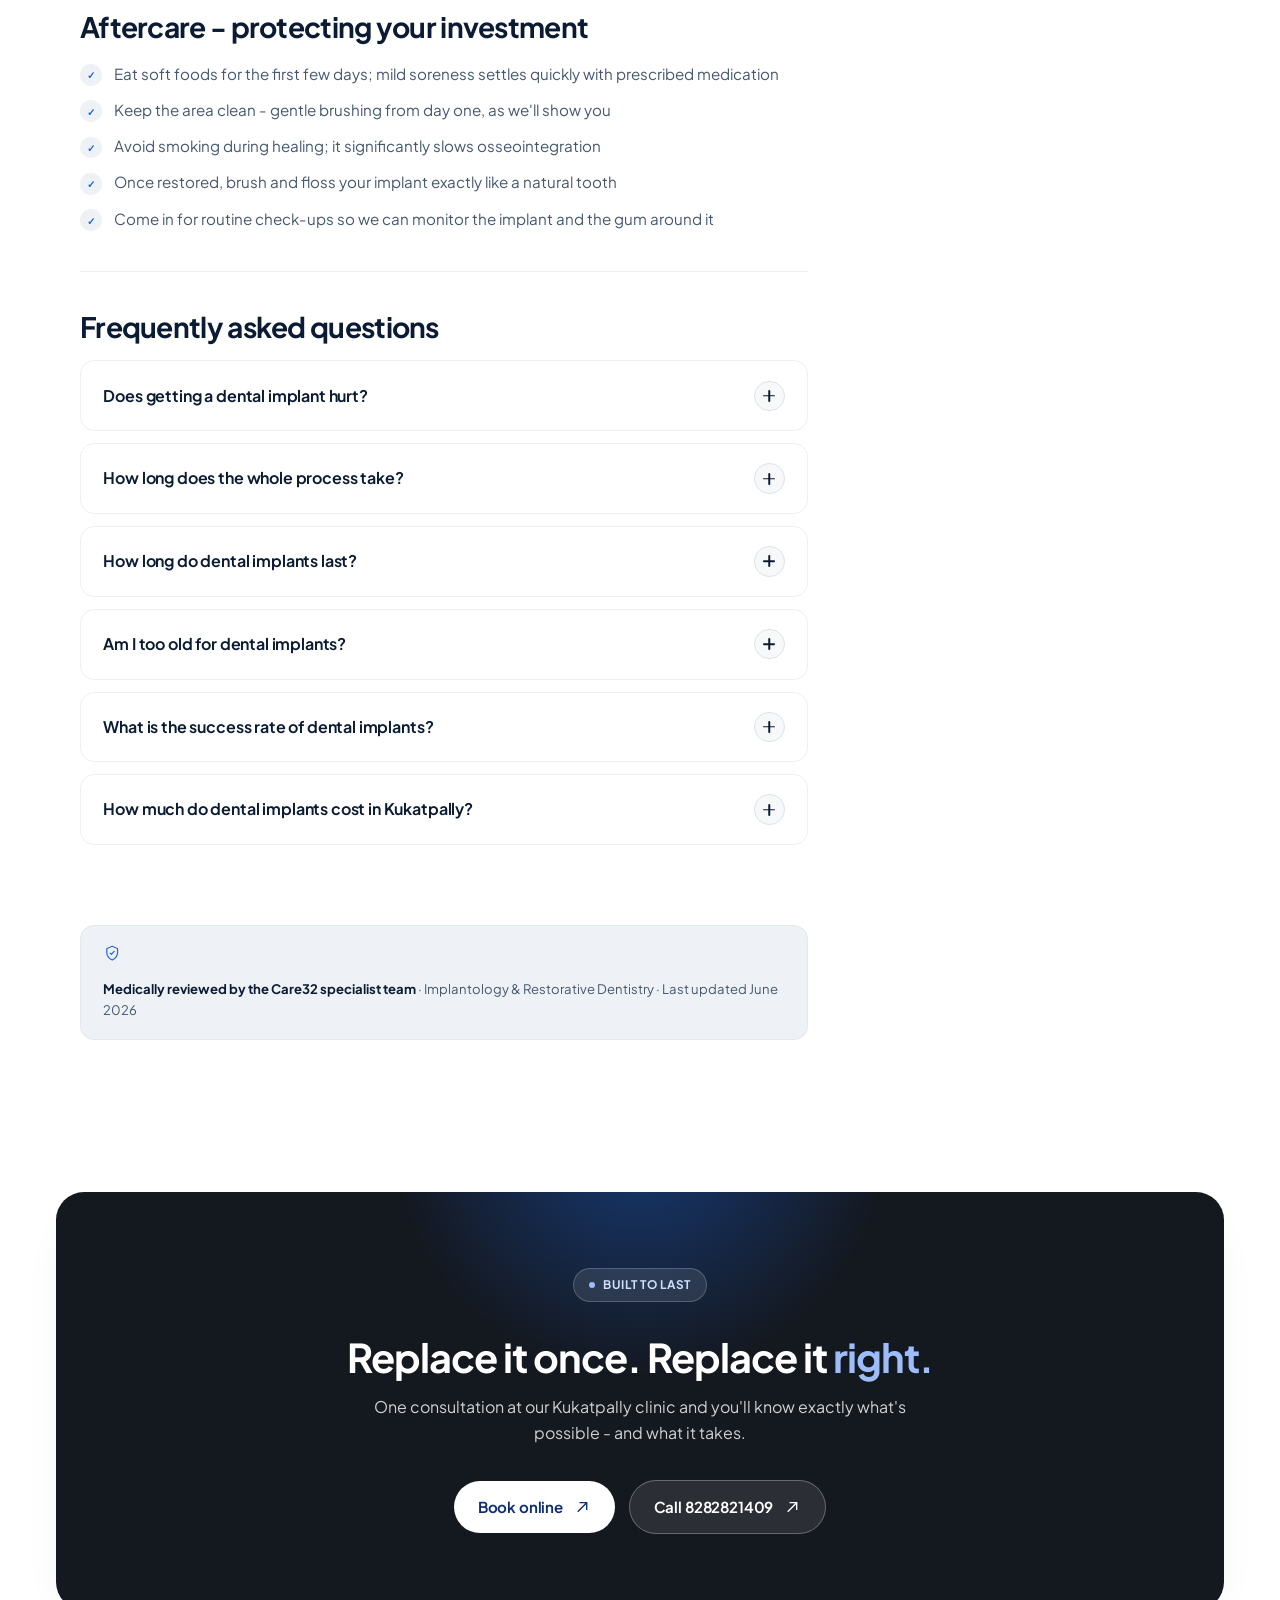
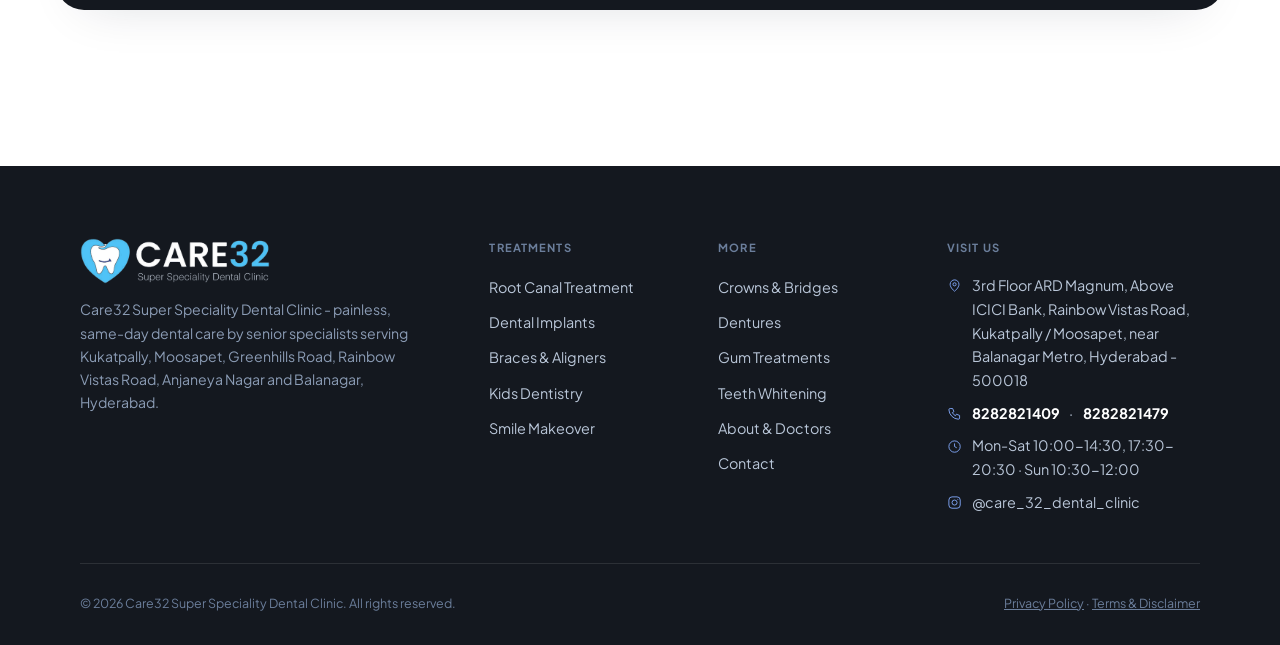
<file: website/treatments/dental-implants.html>
<!DOCTYPE html>
<html lang="en-IN">
<head>
  <meta charset="UTF-8">
  <meta name="viewport" content="width=device-width, initial-scale=1.0">
  <link rel="icon" href="../favicon.svg" type="image/svg+xml">
  <link rel="mask-icon" href="../favicon.svg" color="#1A63E0">
  <link rel="apple-touch-icon" href="../favicon.svg">
  <!-- Google Tag Manager + GA4 (Consent Mode v2) -->
  <script>
    window.dataLayer = window.dataLayer || [];
    function gtag(){dataLayer.push(arguments);}
    (function(){var c;try{c=localStorage.getItem('care32-consent');}catch(e){}
      gtag('consent','default',{ad_storage:'denied',ad_user_data:'denied',ad_personalization:'denied',analytics_storage:(c==='granted')?'granted':'denied',wait_for_update:500});})();
    gtag('js', new Date());
    gtag('config','G-J74BWV9274');
  </script>
  <script async src="https://www.googletagmanager.com/gtag/js?id=G-J74BWV9274"></script>
  <script>(function(w,d,s,l,i){w[l]=w[l]||[];w[l].push({'gtm.start':new Date().getTime(),event:'gtm.js'});var f=d.getElementsByTagName(s)[0],j=d.createElement(s),dl=l!='dataLayer'?'&l='+l:'';j.async=true;j.src='https://www.googletagmanager.com/gtm.js?id='+i+dl;f.parentNode.insertBefore(j,f);})(window,document,'script','dataLayer','GTM-PZJP28C');</script>
  <!-- End Google Tag Manager + GA4 -->
  <title>Dental Implants in Kukatpally, Hyderabad | Care32</title>
  <meta name="description" content="Dental implants in Kukatpally, Hyderabad - permanent replacement for missing teeth by senior implant specialists. 3D planning, titanium implants. Book today.">
  <link rel="canonical" href="https://care32.co.in/treatments/dental-implants.html">
  <meta property="og:type" content="website">
  <meta property="og:title" content="Dental Implants in Kukatpally, Hyderabad | Care32">
  <meta property="og:description" content="Permanent, natural-looking replacement for missing teeth - precision implant placement by specialists in Kukatpally, Hyderabad.">
  <meta property="og:url" content="https://care32.co.in/treatments/dental-implants.html">
  <meta property="og:locale" content="en_IN">
  <meta property="og:site_name" content="Care32 Super Speciality Dental Clinic">
  <link rel="preconnect" href="https://fonts.googleapis.com">
  <link rel="preconnect" href="https://fonts.gstatic.com" crossorigin>
  <link href="https://fonts.googleapis.com/css2?family=Plus+Jakarta+Sans:wght@400;500;600;700;800&display=swap" rel="stylesheet">
  <link rel="stylesheet" href="../css/styles.css?v=42">
  <script type="application/ld+json">
  {
    "@context": "https://schema.org",
    "@graph": [
      {
        "@type": "MedicalWebPage",
        "@id": "https://care32.co.in/treatments/dental-implants.html#webpage",
        "url": "https://care32.co.in/treatments/dental-implants.html",
        "name": "Dental Implants in Kukatpally, Hyderabad | Care32",
        "description": "Permanent replacement for missing teeth - precision dental implant placement in Kukatpally, Hyderabad by senior specialists.",
        "about": { "@id": "https://care32.co.in/treatments/dental-implants.html#procedure" },
        "provider": { "@id": "https://care32.co.in/#clinic" },
        "lastReviewed": "2026-06-12",
        "medicalAudience": { "@type": "MedicalAudience", "audienceType": "Patient" }
      },
      {
        "@type": "MedicalProcedure",
        "@id": "https://care32.co.in/treatments/dental-implants.html#procedure",
        "name": "Dental Implant Placement",
        "alternateName": "Endosseous Implant",
        "procedureType": "https://schema.org/SurgicalProcedure",
        "bodyLocation": "Jaw",
        "status": "https://schema.org/EventScheduled",
        "howPerformed": "A biocompatible titanium implant is placed into the jaw bone under local anaesthesia, guided by 3D planning. After a healing period of around three to four months during which the implant fuses with the bone (osseointegration), an abutment and a custom crown are fitted on top.",
        "preparation": "Clinical examination, digital imaging and 3D treatment planning to assess bone volume and plan the implant position.",
        "followup": "Review appointments during healing, placement of the abutment and final crown, then routine check-ups and normal oral hygiene."
      },
      {
        "@type": "Dentist",
        "@id": "https://care32.co.in/#clinic",
        "name": "Care32 Super Speciality Dental Clinic",
        "url": "https://care32.co.in/",
        "telephone": ["+91-8282821409", "+91-8282821479"],
        "areaServed": [
          { "@type": "Place", "name": "Kukatpally, Hyderabad" },
          { "@type": "Place", "name": "Moosapet, Hyderabad" },
          { "@type": "Place", "name": "Greenhills Road, Hyderabad" },
          { "@type": "Place", "name": "Rainbow Vistas Road, Hyderabad" },
          { "@type": "Place", "name": "Anjaneya Nagar, Hyderabad" },
          { "@type": "Place", "name": "Balanagar, Hyderabad" }
        ],
        "priceRange": "₹₹",
        "address": {
          "@type": "PostalAddress",
          "streetAddress": "3rd Floor, ARD Magnum, Above ICICI Bank, Rainbow Vistas Road",
          "addressLocality": "Kukatpally, Hyderabad",
          "addressRegion": "Telangana",
          "postalCode": "500018",
          "addressCountry": "IN"
        }
      },
      {
        "@type": "BreadcrumbList",
        "itemListElement": [
          { "@type": "ListItem", "position": 1, "name": "Home", "item": "https://care32.co.in/" },
          { "@type": "ListItem", "position": 2, "name": "Treatments", "item": "https://care32.co.in/#treatments" },
          { "@type": "ListItem", "position": 3, "name": "Dental Implants", "item": "https://care32.co.in/treatments/dental-implants.html" }
        ]
      },
      {
        "@type": "FAQPage",
        "mainEntity": [
          { "@type": "Question", "name": "Does getting a dental implant hurt?", "acceptedAnswer": { "@type": "Answer", "text": "No. The implant is placed under local anaesthesia, so you feel nothing during the procedure. Most patients describe the recovery as milder than a tooth extraction - mild soreness for a day or two, easily managed with prescribed medication." } },
          { "@type": "Question", "name": "How long does the whole process take?", "acceptedAnswer": { "@type": "Answer", "text": "Typically three to five months from start to finish. The implant placement itself takes about an hour; most of the timeline is the three to four months of healing while the implant fuses with your jaw bone before the final crown is fitted." } },
          { "@type": "Question", "name": "How long do dental implants last?", "acceptedAnswer": { "@type": "Answer", "text": "With good oral hygiene and regular check-ups, a dental implant can last for decades - often a lifetime. The crown on top may need replacement after many years of wear, but the implant itself is designed to be permanent." } },
          { "@type": "Question", "name": "Am I too old for dental implants?", "acceptedAnswer": { "@type": "Answer", "text": "Almost certainly not. There is no upper age limit for implants - healthy bone and gums matter far more than age. Many of our happiest implant patients in Kukatpally are in their sixties and seventies. A short examination will tell us if implants are right for you." } },
          { "@type": "Question", "name": "What is the success rate of dental implants?", "acceptedAnswer": { "@type": "Answer", "text": "Dental implants are one of the most predictable procedures in modern dentistry, with very high long-term success when placed by experienced specialists and cared for properly. Careful 3D planning and strict sterilisation further improve the odds." } },
          { "@type": "Question", "name": "How much do dental implants cost in Kukatpally?", "acceptedAnswer": { "@type": "Answer", "text": "The cost depends on how many implants you need, the implant system chosen and whether any bone preparation is required. At Care32 you receive a clear, all-inclusive estimate after your consultation - before any treatment begins." } }
        ]
      }
    ]
  }
  </script>
</head>
<body>
  <!-- Google Tag Manager (noscript) -->
  <noscript><iframe src="https://www.googletagmanager.com/ns.html?id=GTM-PZJP28C" height="0" width="0" style="display:none;visibility:hidden"></iframe></noscript>
  <!-- End Google Tag Manager (noscript) -->
  <!-- NAV -->
  <header class="nav-wrap">
    <nav class="nav" aria-label="Primary">
      <a class="nav-logo" href="../index.html" aria-label="Care32 Super Speciality Dental Clinic home"><img src="../assets/img/logo-care32.png?v=1" alt="Care32 Super Speciality Dental Clinic" width="660" height="160" fetchpriority="high"></a>
      <div class="nav-links">
        <a href="../index.html">Home</a>
        <div class="nav-dd data-active">
          <button class="nav-dd-trigger" aria-expanded="false" aria-haspopup="true">Treatments
            <svg viewBox="0 0 16 16" fill="none" stroke="currentColor" stroke-width="1.6" aria-hidden="true"><path d="M4 6l4 4 4-4"/></svg>
          </button>
          <div class="nav-dd-menu" role="menu">
            <a href="../treatments/root-canal-treatment.html" role="menuitem">Root Canal Treatment</a>
            <a href="../treatments/dental-implants.html" role="menuitem">Dental Implants</a>
            <a href="../treatments/braces-and-clear-aligners.html" role="menuitem">Braces &amp; Clear Aligners</a>
            <a href="../treatments/kids-dentistry.html" role="menuitem">Kids Dentistry</a>
            <a href="../treatments/smile-makeover.html" role="menuitem">Smile Makeover</a>
            <a href="../treatments/dental-crowns-and-bridges.html" role="menuitem">Crowns &amp; Bridges</a>
            <a href="../treatments/dentures.html" role="menuitem">Dentures</a>
            <a href="../treatments/gum-disease-treatment.html" role="menuitem">Gum Treatments</a>
            <a href="../treatments/teeth-whitening.html" role="menuitem">Teeth Whitening</a>
            <a class="nav-dd-all" href="../index.html#treatments" role="menuitem">View all treatments
              <svg viewBox="0 0 16 16" fill="none" stroke="currentColor" stroke-width="1.6" aria-hidden="true"><path d="M2 8h12M9 3l5 5-5 5"/></svg>
            </a>
          </div>
        </div>
        <a href="../about.html">About&nbsp;&amp;&nbsp;Doctors</a>
        <a href="../contact.html">Contact</a>
      </div>
      <a class="btn btn-primary nav-cta" href="https://care32.setmore.com/" target="_blank" rel="noopener">
        Book a visit
        <span class="btn-orb"><svg viewBox="0 0 16 16" fill="none" stroke="currentColor" stroke-width="1.5"><path d="M3 13L13 3M5 3h8v8"/></svg></span>
      </a>
      <button class="nav-burger" aria-label="Open menu" aria-expanded="false"><span></span><span></span></button>
    </nav>
  </header>

  <div class="menu-overlay">
    <nav aria-label="Mobile">
      <a href="../index.html"><small>01</small> Home</a>
      <a href="../index.html#treatments"><small>02</small> Treatments</a>
      <div class="menu-treat">
        <a href="../treatments/root-canal-treatment.html">Root Canal</a>
        <a href="../treatments/dental-implants.html">Dental Implants</a>
        <a href="../treatments/braces-and-clear-aligners.html">Braces &amp; Aligners</a>
        <a href="../treatments/kids-dentistry.html">Kids Dentistry</a>
        <a href="../treatments/smile-makeover.html">Smile Makeover</a>
        <a href="../treatments/dental-crowns-and-bridges.html">Crowns &amp; Bridges</a>
        <a href="../treatments/dentures.html">Dentures</a>
        <a href="../treatments/gum-disease-treatment.html">Gum Treatments</a>
        <a href="../treatments/teeth-whitening.html">Teeth Whitening</a>
      </div>
      <a href="../about.html"><small>03</small> About &amp; Doctors</a>
      <a href="../contact.html"><small>04</small> Contact</a>
      <a href="tel:+918282821409"><small>05</small> Book a visit</a>
    </nav>
    <div class="menu-meta">
      3rd Floor ARD Magnum, Rainbow Vistas Road, Kukatpally / Moosapet · <a href="tel:+918282821409">8282821409</a> · <a href="tel:+918282821479">8282821479</a>
    </div>
  </div>

  <main>
    <!-- PAGE HERO -->
    <section class="page-hero">
      <div class="hero-bg" aria-hidden="true"></div>
      <div class="container">
        <ol class="breadcrumb" data-reveal>
          <li><a href="../index.html">Home</a></li>
          <li><a href="../index.html#treatments">Treatments</a></li>
          <li aria-current="page">Dental Implants</li>
        </ol>
        <p class="eyebrow" data-reveal>Implantology · 3D-planned · Titanium</p>
        <h1 data-reveal><em>Dental implants</em> in Kukatpally to replace missing teeth.</h1>
        <p class="lede" data-reveal style="margin-top:1.5rem;">Dental implants in Kukatpally, Hyderabad - a permanent, natural-looking replacement that lets you chew, smile and speak with complete confidence, placed with 3D precision by our implant specialists. Patients come to us from Kukatpally, Moosapet, Greenhills Road, Rainbow Vistas Road, Anjaneya Nagar and around Balanagar Metro.</p>
      </div>
    </section>

    <section class="section-tight">
      <div class="container">
        <div class="service-layout">
          <!-- BODY -->
          <div class="service-body">
            <section data-reveal>
              <h2>What are dental implants?</h2>
              <p>A dental implant is a small, biocompatible titanium post that takes the place of a missing tooth root. It is placed into the jaw bone, where it gradually fuses with the bone to become a rock-solid foundation. A custom-made crown is then fitted on top - and the result looks, feels and works just like a natural tooth.</p>
              <p>Unlike a removable denture or a bridge that relies on neighbouring teeth, an implant stands on its own. It also does something nothing else can: it stimulates the jaw bone exactly the way a natural root does, preventing the slow bone loss that follows a missing tooth. That's why dentists worldwide consider implants the gold standard for replacing teeth.</p>
            </section>

            <section data-reveal>
              <h2>Who needs dental implants?</h2>
              <ul class="ticks">
                <li><strong>A single missing tooth</strong> - one implant and crown fills the gap without touching the healthy teeth on either side</li>
                <li><strong>Multiple missing teeth</strong> - implant-supported bridges replace several teeth without a removable plate</li>
                <li><strong>Loose, uncomfortable dentures</strong> - a few implants can anchor your denture firmly so it never slips again</li>
                <li><strong>A full arch of missing teeth</strong> - full-mouth solutions like All-on-4® restore an entire jaw on just four implants</li>
              </ul>
              <p style="margin-top:1.25rem;">If you currently wear a removable plate and are tired of it moving while you eat, do read about our <a href="dentures.html">implant-retained overdentures and All-on-4® solutions</a> - they combine the affordability of a denture with the stability of implants.</p>
            </section>

            <section data-reveal>
              <h2>How we do it - step by step</h2>
              <div class="steps">
                <div class="step"><div class="step-num">01</div><div><h3>Assessment &amp; 3D planning</h3><p>We examine your mouth, take digital images and map your jaw in 3D. Our implant planning software lets us choose the exact position, angle and size of your implant before we ever begin.</p></div></div>
                <div class="step"><div class="step-num">02</div><div><h3>Implant placement</h3><p>Under local anaesthesia, the titanium implant is placed precisely into the planned position. The procedure is comfortable and usually takes about an hour.</p></div></div>
                <div class="step"><div class="step-num">03</div><div><h3>Healing &amp; osseointegration</h3><p>Over the next 3-4 months, the implant fuses with your jaw bone - a natural process called osseointegration. You carry on with life as normal while it happens.</p></div></div>
                <div class="step"><div class="step-num">04</div><div><h3>Abutment</h3><p>Once the implant is solid, a small connector called an abutment is attached. This is the piece your new tooth will sit on.</p></div></div>
                <div class="step"><div class="step-num">05</div><div><h3>Final crown</h3><p>A custom crown - shade-matched to your natural teeth - is fixed onto the abutment. Bite, smile, done.</p></div></div>
              </div>
            </section>

            <section data-reveal>
              <h2>Implant vs. bridge vs. denture</h2>
              <div class="table-shell">
                <div class="table-core">
                  <table class="data">
                    <thead><tr><th>Factor</th><th>Implant</th><th>Bridge</th><th>Denture</th></tr></thead>
                    <tbody>
                      <tr><td>Looks &amp; feels natural</td><td class="check">Yes - closest to a real tooth</td><td>Mostly</td><td>Varies</td></tr>
                      <tr><td>Preserves jaw bone</td><td class="check">Yes</td><td>No</td><td>No</td></tr>
                      <tr><td>Lifespan</td><td>Decades - often a lifetime</td><td>7-15 years typically</td><td>5-8 years typically</td></tr>
                      <tr><td>Affects adjacent teeth</td><td class="check">No - stands alone</td><td>Yes - they must be trimmed</td><td>Clasps may stress them</td></tr>
                      <tr><td>Removable</td><td>No - fixed</td><td>No - fixed</td><td>Yes</td></tr>
                    </tbody>
                  </table>
                </div>
              </div>
              <p class="table-note">A <a href="dental-crowns-and-bridges.html">bridge</a> or denture can still be the right answer in some situations - our specialists will tell you honestly which option suits your mouth and your budget.</p>
            </section>

            <section data-reveal>
              <h2>Why have your implants at Care32?</h2>
              <ul class="ticks">
                <li><strong>Implant planning software</strong> - every implant is positioned digitally in 3D before surgery</li>
                <li><strong>Precision placement</strong> by experienced specialists, for predictable, long-lasting results</li>
                <li><strong>Biocompatible titanium implants</strong> from trusted, proven implant systems</li>
                <li><strong>Transparent estimates</strong> before treatment begins - no surprises mid-treatment</li>
                <li><strong>Strict sterilisation protocols</strong> for every instrument, every procedure, every time</li>
              </ul>
            </section>

            <section data-reveal>
              <h2>Aftercare - protecting your investment</h2>
              <ul class="ticks">
                <li>Eat soft foods for the first few days; mild soreness settles quickly with prescribed medication</li>
                <li>Keep the area clean - gentle brushing from day one, as we'll show you</li>
                <li>Avoid smoking during healing; it significantly slows osseointegration</li>
                <li>Once restored, brush and floss your implant exactly like a natural tooth</li>
                <li>Come in for routine check-ups so we can monitor the implant and the gum around it</li>
              </ul>
            </section>

            <section data-reveal>
              <h2>Frequently asked questions</h2>
              <div class="faq-list" style="max-width:none;">
                <div class="faq-item">
                  <button class="faq-q" aria-expanded="false">Does getting a dental implant hurt?<span class="faq-x"></span></button>
                  <div class="faq-a"><p>No. The implant is placed under local anaesthesia, so you feel nothing during the procedure. Most patients describe the recovery as milder than a tooth extraction - mild soreness for a day or two, easily managed with prescribed medication.</p></div>
                </div>
                <div class="faq-item">
                  <button class="faq-q" aria-expanded="false">How long does the whole process take?<span class="faq-x"></span></button>
                  <div class="faq-a"><p>Typically three to five months from start to finish. The implant placement itself takes about an hour; most of the timeline is the three to four months of healing while the implant fuses with your jaw bone before the final crown is fitted.</p></div>
                </div>
                <div class="faq-item">
                  <button class="faq-q" aria-expanded="false">How long do dental implants last?<span class="faq-x"></span></button>
                  <div class="faq-a"><p>With good oral hygiene and regular check-ups, a dental implant can last for decades - often a lifetime. The crown on top may need replacement after many years of wear, but the implant itself is designed to be permanent.</p></div>
                </div>
                <div class="faq-item">
                  <button class="faq-q" aria-expanded="false">Am I too old for dental implants?<span class="faq-x"></span></button>
                  <div class="faq-a"><p>Almost certainly not. There is no upper age limit for implants - healthy bone and gums matter far more than age. Many of our happiest implant patients in Kukatpally are in their sixties and seventies. A short examination will tell us if implants are right for you.</p></div>
                </div>
                <div class="faq-item">
                  <button class="faq-q" aria-expanded="false">What is the success rate of dental implants?<span class="faq-x"></span></button>
                  <div class="faq-a"><p>Dental implants are one of the most predictable procedures in modern dentistry, with very high long-term success when placed by experienced specialists and cared for properly. Careful 3D planning and strict sterilisation further improve the odds.</p></div>
                </div>
                <div class="faq-item">
                  <button class="faq-q" aria-expanded="false">How much do dental implants cost in Kukatpally?<span class="faq-x"></span></button>
                  <div class="faq-a"><p>The cost depends on how many implants you need, the implant system chosen and whether any bone preparation is required. At Care32 you receive a clear, all-inclusive estimate after your consultation - before any treatment begins.</p></div>
                </div>
              </div>
            </section>

            <div class="review-byline" data-reveal>
              <span><svg class="ico" viewBox="0 0 24 24" fill="none" stroke="currentColor" stroke-width="1.5" aria-hidden="true"><path d="M12 21c-4.5-2.2-7-5.5-7-9.5V6l7-3 7 3v5.5c0 4-2.5 7.3-7 9.5z"/><path d="M9 11.5l2 2 4-4.5"/></svg></span>
              <span><strong>Medically reviewed by the Care32 specialist team</strong> · Implantology &amp; Restorative Dentistry · Last updated June 2026</span>
            </div>
          </div>

          <!-- SIDEBAR -->
          <aside class="book-card" data-reveal>
            <div class="book-shell">
              <div class="book-core">
                <h3>Missing a tooth?</h3>
                <p>Find out in one short visit whether an implant is right for you. Book a consultation with our implant specialist in Kukatpally.</p>
                <a class="btn btn-light" href="https://care32.setmore.com/" target="_blank" rel="noopener">Book online <span class="btn-orb"><svg viewBox="0 0 16 16" fill="none" stroke="currentColor" stroke-width="1.5"><path d="M3 13L13 3M5 3h8v8"/></svg></span></a>
                <a class="btn btn-ghost" href="tel:+918282821409">Call now <span class="btn-orb"><svg viewBox="0 0 16 16" fill="none" stroke="currentColor" stroke-width="1.5"><path d="M3 13L13 3M5 3h8v8"/></svg></span></a>
                <a class="btn btn-ghost" href="https://wa.me/918282821409" rel="noopener" target="_blank">
                  WhatsApp us
                  <span class="btn-orb"><svg viewBox="0 0 16 16" fill="none" stroke="currentColor" stroke-width="1.5"><path d="M3 13L13 3M5 3h8v8"/></svg></span>
                </a>
                <div class="book-meta">
                  <span><svg class="ico" viewBox="0 0 24 24" fill="none" stroke="currentColor" stroke-width="1.5" aria-hidden="true"><path d="M12 21s-7-5.2-7-11a7 7 0 0 1 14 0c0 5.8-7 11-7 11z"/><circle cx="12" cy="10" r="2.5"/></svg> ARD Magnum, Rainbow Vistas Rd, Kukatpally / Moosapet</span>
                  <span><svg class="ico" viewBox="0 0 24 24" fill="none" stroke="currentColor" stroke-width="1.5" aria-hidden="true"><circle cx="12" cy="12" r="9"/><path d="M12 7v5l3.5 2"/></svg> Mon-Sat 10:00-14:30, 17:30-20:30 · Sun 10:30-12:00</span>
                  <span><svg class="ico" viewBox="0 0 24 24" fill="none" stroke="currentColor" stroke-width="1.5" aria-hidden="true"><path d="M12 3.5l2.5 5.2 5.7.7-4.2 3.9 1.1 5.6-5.1-2.8-5.1 2.8 1.1-5.6L3.8 9.4l5.7-.7z"/></svg> 5.0 on Google</span>
                </div>
              </div>
            </div>
          </aside>
        </div>
      </div>
    </section>

    <!-- CTA -->
    <section class="cta-band section-tight">
      <div class="cta-shell" data-reveal>
        <div class="cta-core">
          <p class="eyebrow">Built to last</p>
          <h2>Replace it once. Replace it <em>right.</em></h2>
          <p>One consultation at our Kukatpally clinic and you'll know exactly what's possible - and what it takes.</p>
          <div class="hero-actions">
            <a class="btn btn-light" href="https://care32.setmore.com/" target="_blank" rel="noopener">Book online <span class="btn-orb"><svg viewBox="0 0 16 16" fill="none" stroke="currentColor" stroke-width="1.5"><path d="M3 13L13 3M5 3h8v8"/></svg></span></a>
            <a class="btn btn-ghost" href="tel:+918282821409">Call 8282821409 <span class="btn-orb"><svg viewBox="0 0 16 16" fill="none" stroke="currentColor" stroke-width="1.5"><path d="M3 13L13 3M5 3h8v8"/></svg></span></a>
          </div>
        </div>
      </div>
    </section>
  </main>

  <!-- FOOTER -->
  <footer class="footer">
    <div class="container">
      <div class="footer-grid">
        <div class="footer-brand">
          <a class="nav-logo" href="../index.html" aria-label="Care32 Super Speciality Dental Clinic home"><img src="../assets/img/logo-care32-light.png?v=1" alt="Care32 Super Speciality Dental Clinic" width="520" height="126" loading="lazy"></a>
          <p>Care32 Super Speciality Dental Clinic - painless, same-day dental care by senior specialists serving Kukatpally, Moosapet, Greenhills Road, Rainbow Vistas Road, Anjaneya Nagar and Balanagar, Hyderabad.</p>
        </div>
        <div>
          <h4>Treatments</h4>
          <ul>
            <li><a href="root-canal-treatment.html">Root Canal Treatment</a></li>
            <li><a href="dental-implants.html">Dental Implants</a></li>
            <li><a href="braces-and-clear-aligners.html">Braces &amp; Aligners</a></li>
            <li><a href="kids-dentistry.html">Kids Dentistry</a></li>
            <li><a href="smile-makeover.html">Smile Makeover</a></li>
          </ul>
        </div>
        <div>
          <h4>More</h4>
          <ul>
            <li><a href="dental-crowns-and-bridges.html">Crowns &amp; Bridges</a></li>
            <li><a href="dentures.html">Dentures</a></li>
            <li><a href="gum-disease-treatment.html">Gum Treatments</a></li>
            <li><a href="teeth-whitening.html">Teeth Whitening</a></li>
            <li><a href="../about.html">About &amp; Doctors</a></li>
            <li><a href="../contact.html">Contact</a></li>
          </ul>
        </div>
        <div>
          <h4>Visit us</h4>
          <ul class="footer-contact">
            <li><span><svg class="ico" viewBox="0 0 24 24" fill="none" stroke="currentColor" stroke-width="1.5" aria-hidden="true"><path d="M12 21s-7-5.2-7-11a7 7 0 0 1 14 0c0 5.8-7 11-7 11z"/><circle cx="12" cy="10" r="2.5"/></svg></span><span>3rd Floor ARD Magnum, Above ICICI Bank, Rainbow Vistas Road, Kukatpally / Moosapet, near Balanagar Metro, Hyderabad - 500018</span></li>
            <li><span><svg class="ico" viewBox="0 0 24 24" fill="none" stroke="currentColor" stroke-width="1.5" aria-hidden="true"><path d="M5 4h4l2 5-2.5 1.5a11 11 0 0 0 5 5L15 13l5 2v4a2 2 0 0 1-2 2A16 16 0 0 1 3 6a2 2 0 0 1 2-2z"/></svg></span><a href="tel:+918282821409"><strong>8282821409</strong></a> · <a href="tel:+918282821479"><strong>8282821479</strong></a></li>
            <li><span><svg class="ico" viewBox="0 0 24 24" fill="none" stroke="currentColor" stroke-width="1.5" aria-hidden="true"><circle cx="12" cy="12" r="9"/><path d="M12 7v5l3.5 2"/></svg></span><span>Mon-Sat 10:00-14:30, 17:30-20:30 · Sun 10:30-12:00</span></li>
            <li><span><svg class="ico" viewBox="0 0 24 24" fill="none" stroke="currentColor" stroke-width="1.5" aria-hidden="true"><rect x="3" y="3" width="18" height="18" rx="5"/><circle cx="12" cy="12" r="4"/><circle cx="17.2" cy="6.8" r="0.8" fill="currentColor" stroke="none"/></svg></span><a href="https://www.instagram.com/care_32_dental_clinic" rel="noopener" target="_blank">@care_32_dental_clinic</a></li>
          </ul>
        </div>
      </div>
      <div class="footer-bottom">
        <span>© 2026 Care32 Super Speciality Dental Clinic. All rights reserved.</span>
        <span><a href="../privacy-policy.html">Privacy Policy</a> · <a href="../terms.html">Terms &amp; Disclaimer</a></span>
      </div>
    </div>
  </footer>

  <a class="wa-float" href="https://wa.me/918282821409" rel="noopener" target="_blank" aria-label="Chat with Care32 on WhatsApp">
    <svg viewBox="0 0 24 24" fill="currentColor"><path d="M12 2a10 10 0 0 0-8.6 15.1L2 22l5-1.3A10 10 0 1 0 12 2zm5.2 14.2c-.2.6-1.3 1.2-1.8 1.2-.5.1-1 .2-3.3-.7-2.8-1.1-4.6-4-4.7-4.2-.1-.2-1.1-1.5-1.1-2.9s.7-2 1-2.3c.2-.3.5-.3.7-.3h.5c.2 0 .4 0 .6.5l.9 2.1c.1.2.1.4 0 .6l-.4.6-.5.5c-.2.2-.3.4-.1.7.2.3.8 1.4 1.8 2.2 1.3 1.1 2.3 1.5 2.6 1.6.3.1.5.1.7-.1l1-1.2c.2-.3.4-.2.7-.1l2 1c.3.1.5.2.6.4 0 .1 0 .8-.2 1.4z"/></svg>
  </a>

  <script src="../js/main.js?v=42" defer></script>
  <!-- Setmore Anywhere "Book Now" widget -->
  <script id="anywhere_book_now_script" src="https://assets.setmore.com/integration/book-now/live/v1/anywhere-book-now.js"></script>
  <button id="Anywhere_button_iframe" class="anywhere-book-now-button" style="background-color: #0B1B33; color: #fff; border: none; padding: 12px 18px; font-size: 14px; font-weight: 600; border-radius: 6px; cursor: pointer; position: fixed; right: 0; top: 25%; z-index: 80; transform: translate(30%, 0) rotate(-90deg);" data-booking-url="https://care32.setmore.com" data-new-tab="false">Book now</button>
</body>
</html>
</file>
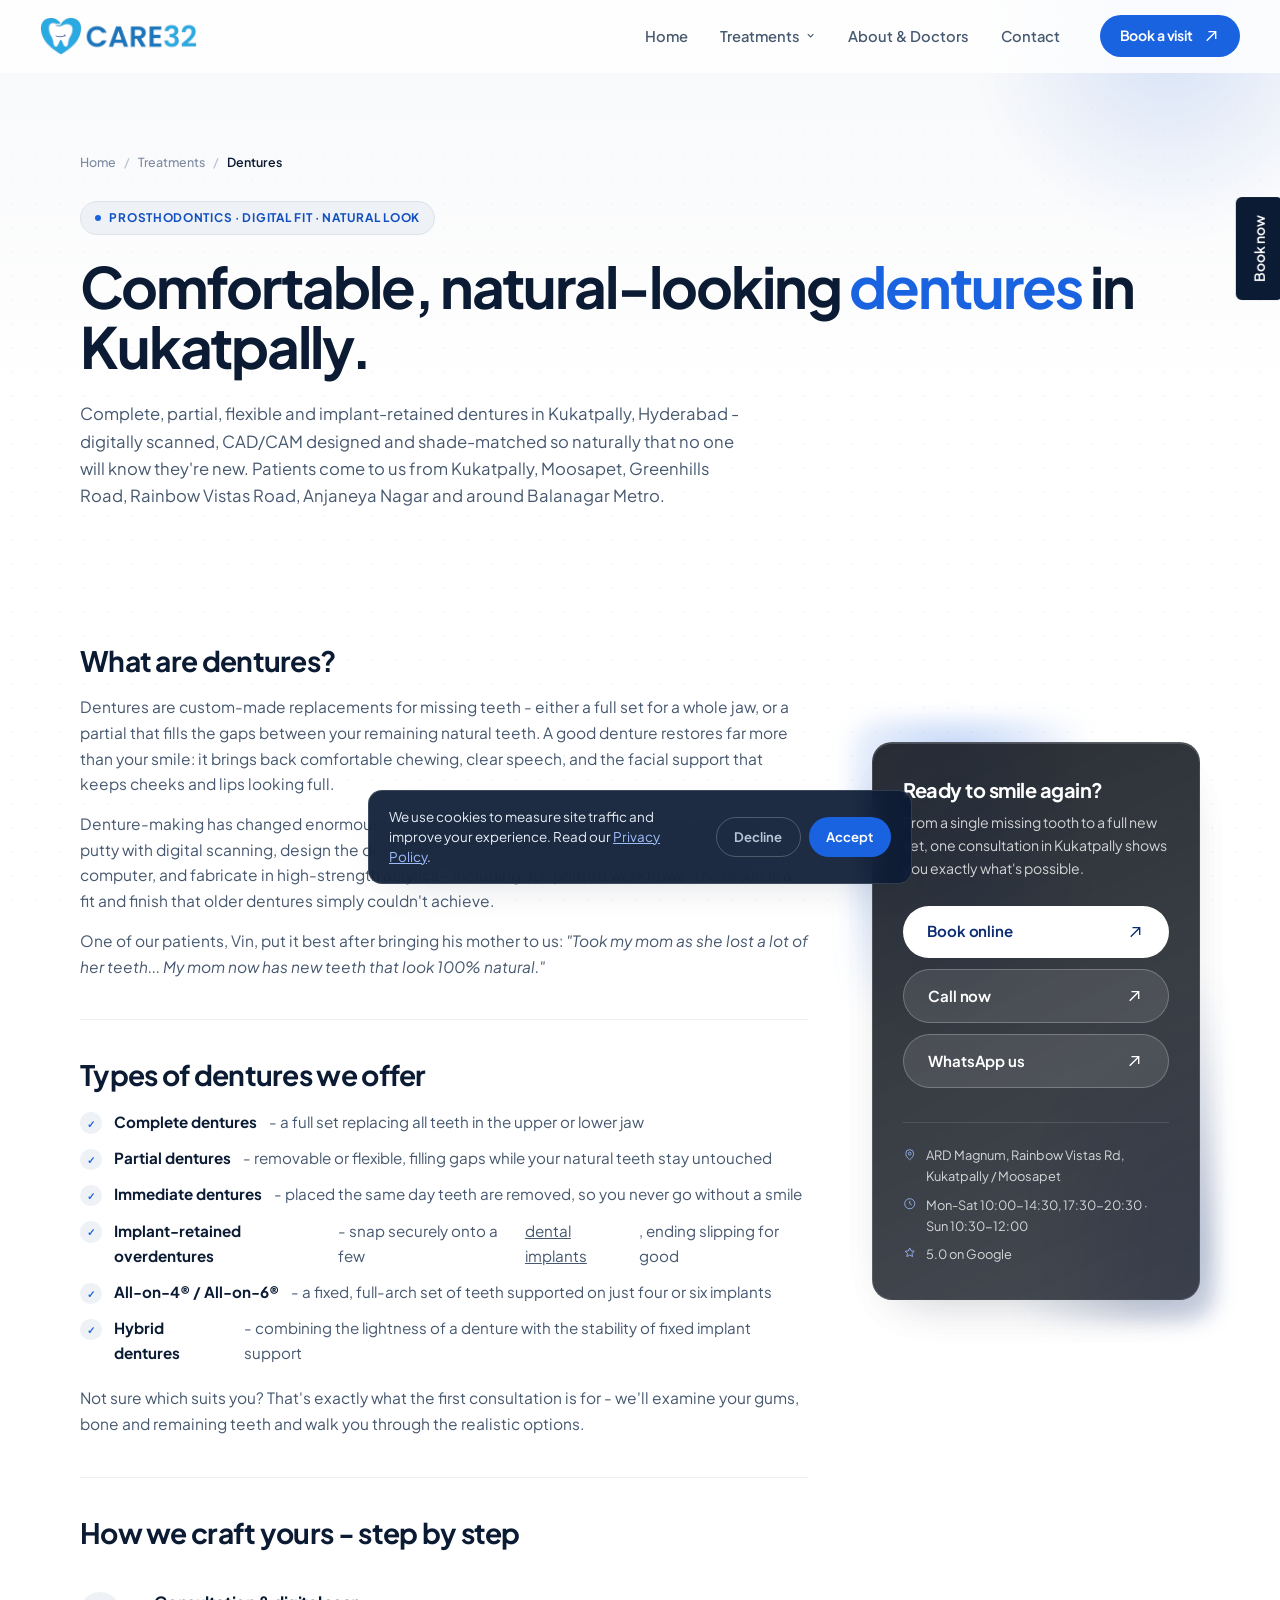
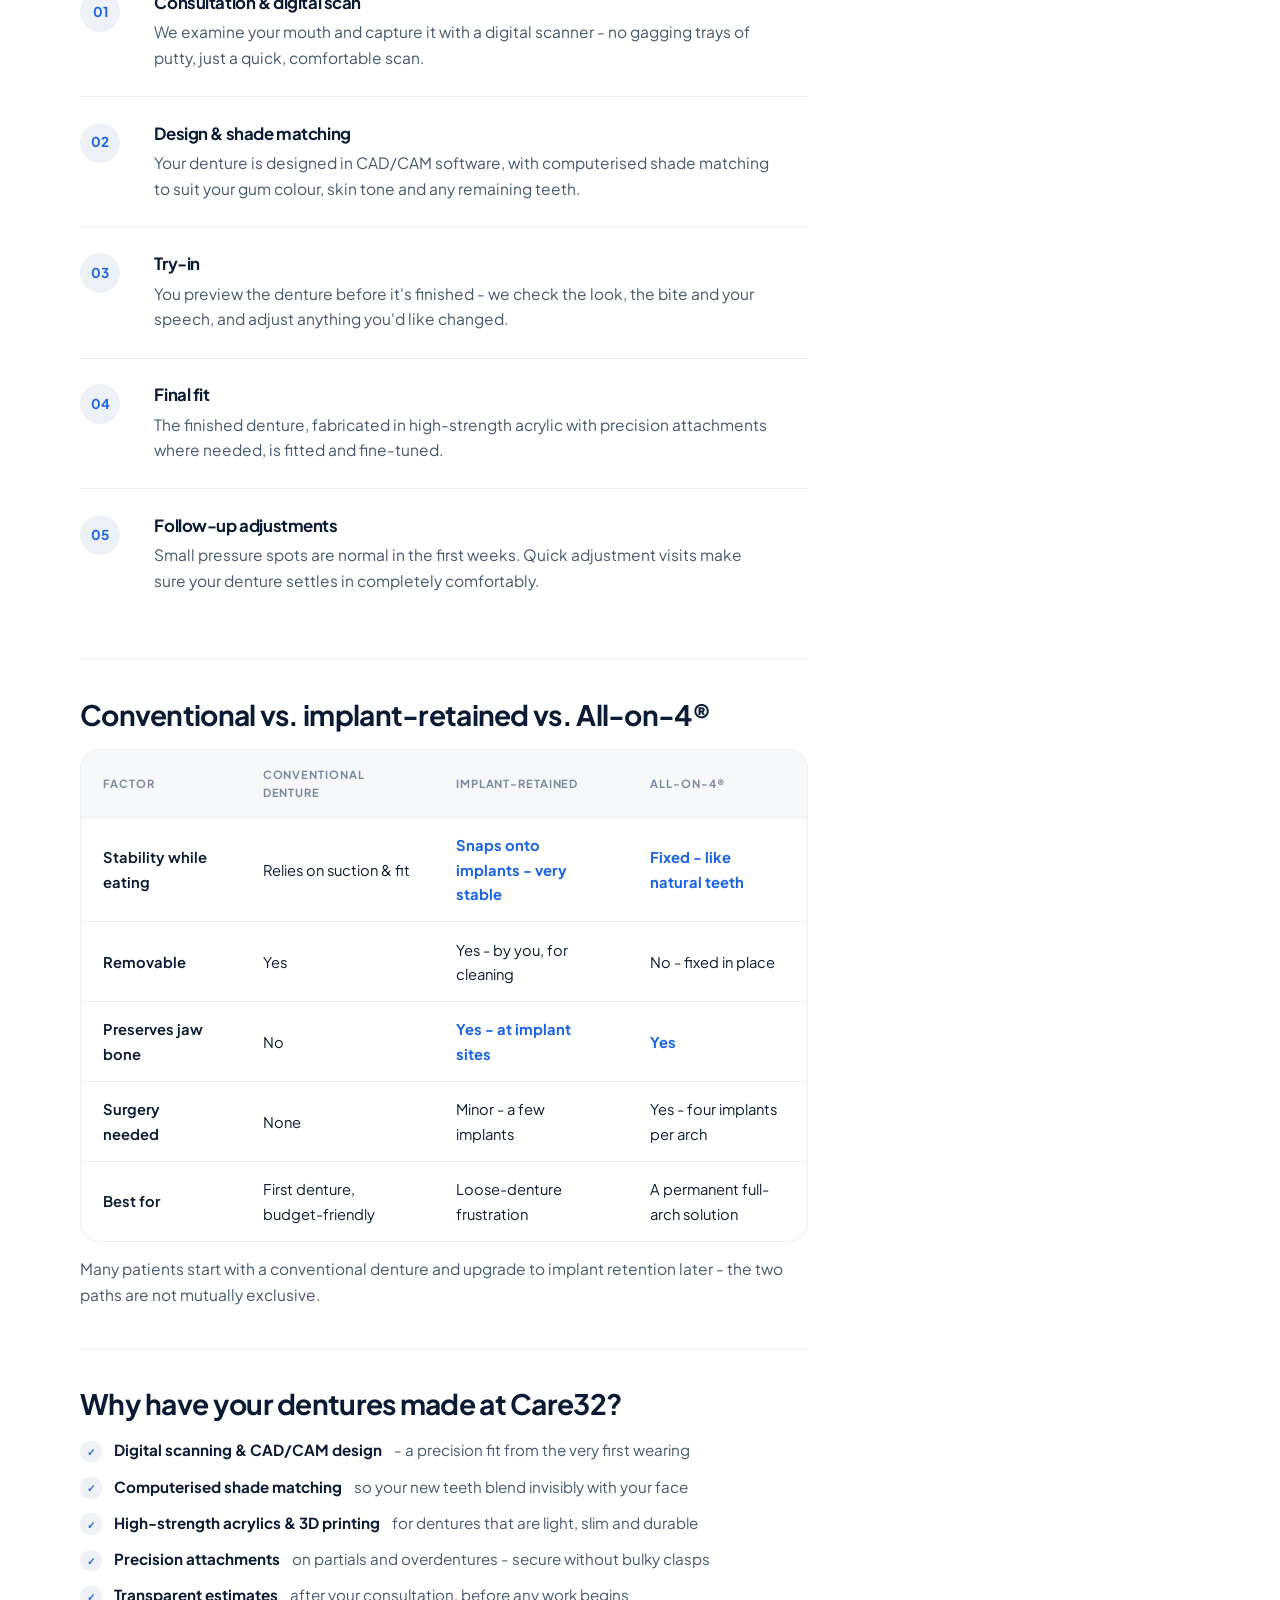
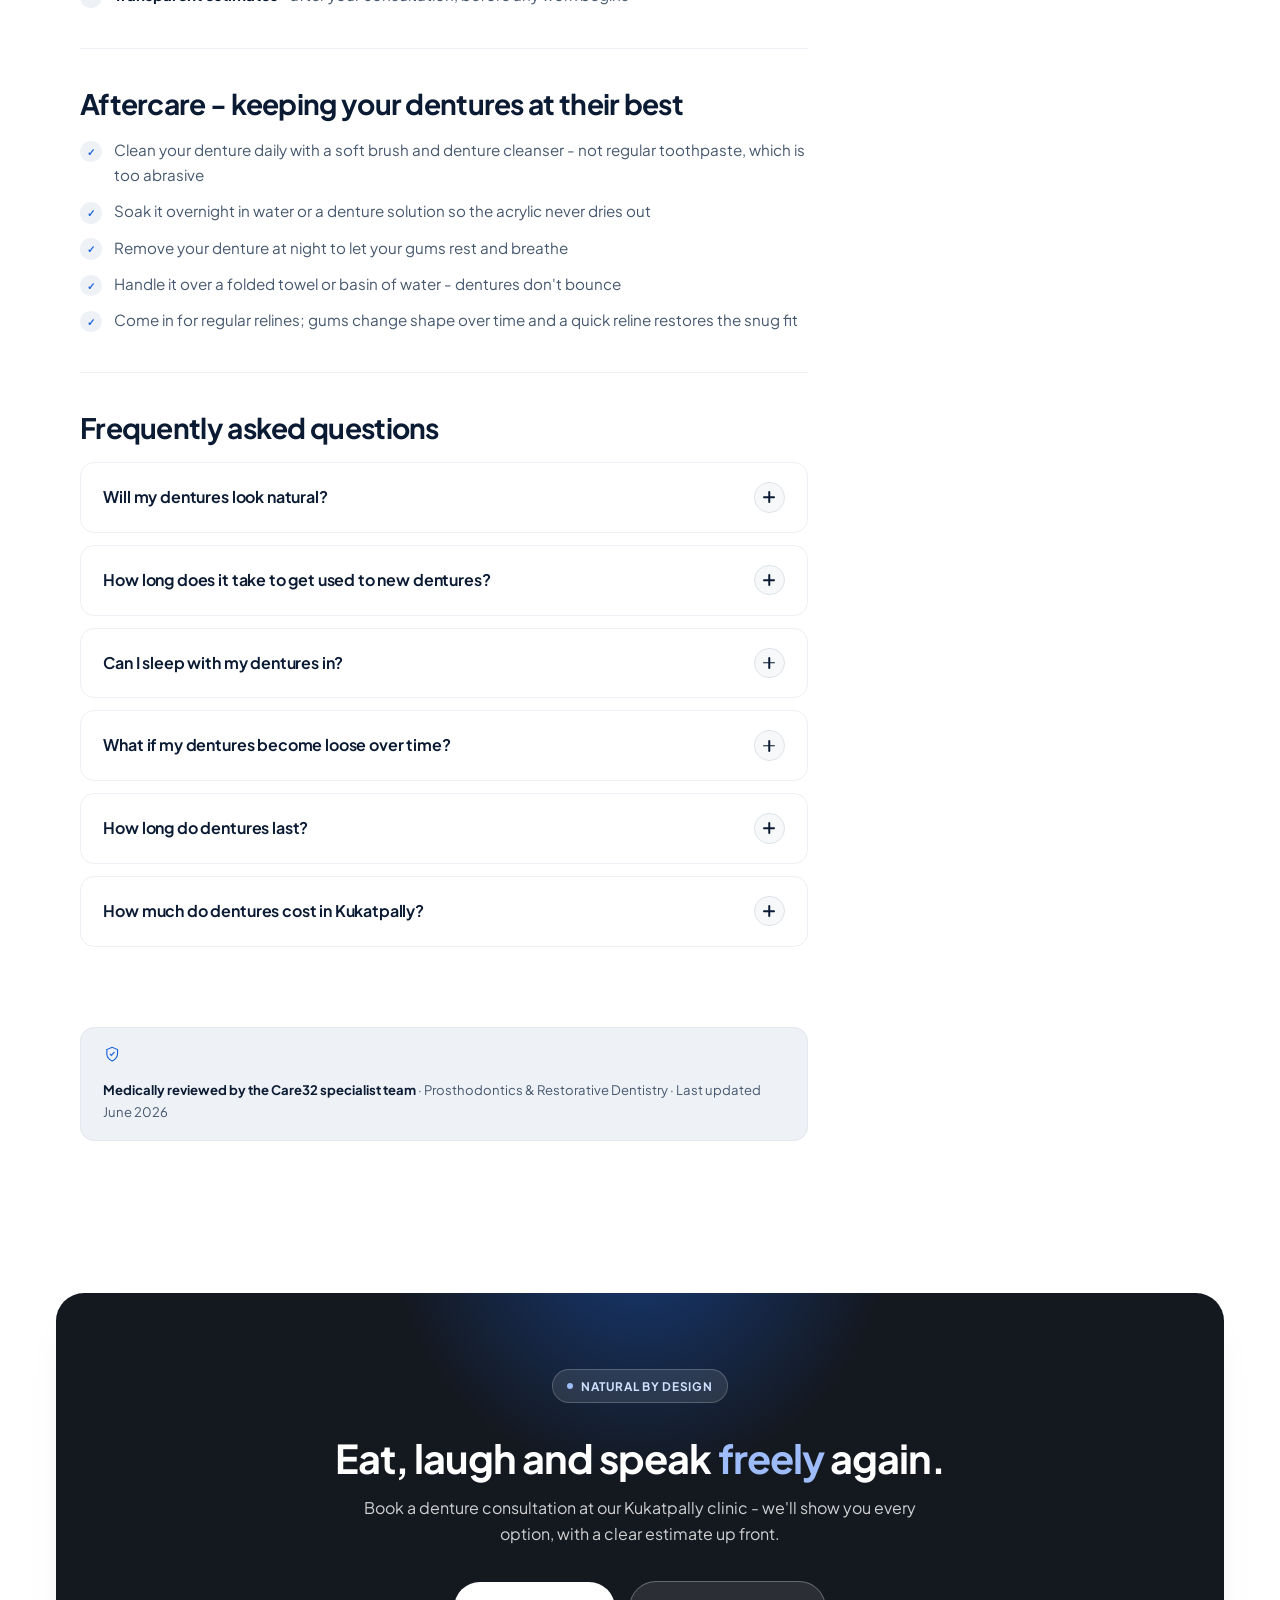
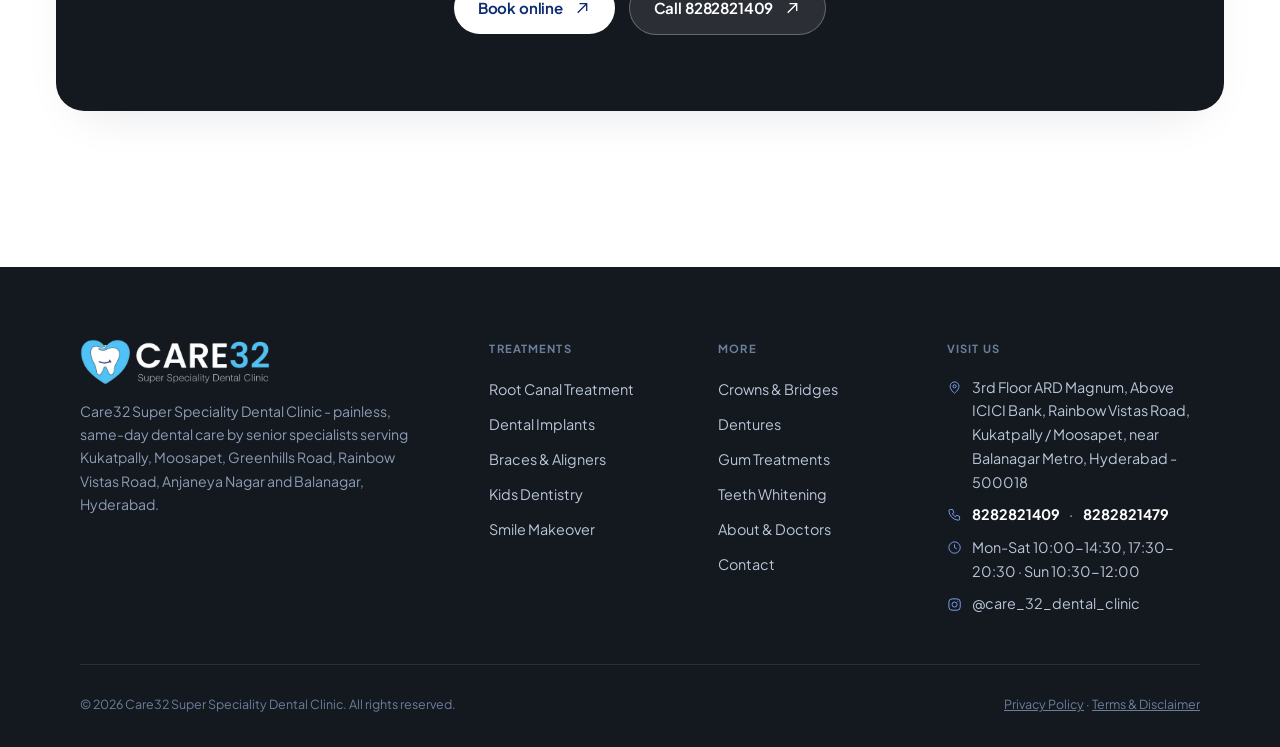
<file: website/treatments/dentures.html>
<!DOCTYPE html>
<html lang="en-IN">
<head>
  <meta charset="UTF-8">
  <meta name="viewport" content="width=device-width, initial-scale=1.0">
  <link rel="icon" href="../favicon.svg" type="image/svg+xml">
  <link rel="mask-icon" href="../favicon.svg" color="#1A63E0">
  <link rel="apple-touch-icon" href="../favicon.svg">
  <!-- Google Tag Manager + GA4 (Consent Mode v2) -->
  <script>
    window.dataLayer = window.dataLayer || [];
    function gtag(){dataLayer.push(arguments);}
    (function(){var c;try{c=localStorage.getItem('care32-consent');}catch(e){}
      gtag('consent','default',{ad_storage:'denied',ad_user_data:'denied',ad_personalization:'denied',analytics_storage:(c==='granted')?'granted':'denied',wait_for_update:500});})();
    gtag('js', new Date());
    gtag('config','G-J74BWV9274');
  </script>
  <script async src="https://www.googletagmanager.com/gtag/js?id=G-J74BWV9274"></script>
  <script>(function(w,d,s,l,i){w[l]=w[l]||[];w[l].push({'gtm.start':new Date().getTime(),event:'gtm.js'});var f=d.getElementsByTagName(s)[0],j=d.createElement(s),dl=l!='dataLayer'?'&l='+l:'';j.async=true;j.src='https://www.googletagmanager.com/gtm.js?id='+i+dl;f.parentNode.insertBefore(j,f);})(window,document,'script','dataLayer','GTM-PZJP28C');</script>
  <!-- End Google Tag Manager + GA4 -->
  <title>Dentures in Kukatpally - Complete &amp; Partial | Care32</title>
  <meta name="description" content="Natural-looking dentures in Kukatpally, Hyderabad - complete, partial, flexible &amp; implant-retained. Digital scanning, CAD/CAM precision fit. Book a visit.">
  <link rel="canonical" href="https://care32.co.in/treatments/dentures.html">
  <meta property="og:type" content="website">
  <meta property="og:title" content="Dentures in Kukatpally - Complete &amp; Partial | Care32">
  <meta property="og:description" content="Complete, partial, flexible and implant-retained dentures crafted with digital scanning and CAD/CAM design in Kukatpally, Hyderabad.">
  <meta property="og:url" content="https://care32.co.in/treatments/dentures.html">
  <meta property="og:locale" content="en_IN">
  <meta property="og:site_name" content="Care32 Super Speciality Dental Clinic">
  <link rel="preconnect" href="https://fonts.googleapis.com">
  <link rel="preconnect" href="https://fonts.gstatic.com" crossorigin>
  <link href="https://fonts.googleapis.com/css2?family=Plus+Jakarta+Sans:wght@400;500;600;700;800&display=swap" rel="stylesheet">
  <link rel="stylesheet" href="../css/styles.css?v=42">
  <script type="application/ld+json">
  {
    "@context": "https://schema.org",
    "@graph": [
      {
        "@type": "MedicalWebPage",
        "@id": "https://care32.co.in/treatments/dentures.html#webpage",
        "url": "https://care32.co.in/treatments/dentures.html",
        "name": "Dentures in Kukatpally - Complete & Partial | Care32",
        "description": "Complete, partial, flexible and implant-retained dentures crafted with digital scanning and CAD/CAM design in Kukatpally, Hyderabad.",
        "about": { "@id": "https://care32.co.in/treatments/dentures.html#procedure" },
        "provider": { "@id": "https://care32.co.in/#clinic" },
        "lastReviewed": "2026-06-12",
        "medicalAudience": { "@type": "MedicalAudience", "audienceType": "Patient" }
      },
      {
        "@type": "MedicalProcedure",
        "@id": "https://care32.co.in/treatments/dentures.html#procedure",
        "name": "Denture Fabrication and Fitting",
        "alternateName": "Removable Prosthodontics",
        "procedureType": "https://schema.org/NoninvasiveProcedure",
        "bodyLocation": "Mouth",
        "status": "https://schema.org/EventScheduled",
        "howPerformed": "The mouth is recorded with a digital scan, the denture is designed with CAD/CAM software and computerised shade matching, fabricated in high-strength acrylic (including 3D-printed workflows), checked at a try-in stage, and then fitted and fine-tuned for comfort.",
        "preparation": "Clinical examination of the gums and any remaining teeth, followed by a digital scan of the mouth.",
        "followup": "Adjustment visits in the first weeks, daily cleaning and night-time removal, and periodic relines as the gums change shape over time."
      },
      {
        "@type": "Dentist",
        "@id": "https://care32.co.in/#clinic",
        "name": "Care32 Super Speciality Dental Clinic",
        "url": "https://care32.co.in/",
        "telephone": ["+91-8282821409", "+91-8282821479"],
        "areaServed": [
          { "@type": "Place", "name": "Kukatpally, Hyderabad" },
          { "@type": "Place", "name": "Moosapet, Hyderabad" },
          { "@type": "Place", "name": "Greenhills Road, Hyderabad" },
          { "@type": "Place", "name": "Rainbow Vistas Road, Hyderabad" },
          { "@type": "Place", "name": "Anjaneya Nagar, Hyderabad" },
          { "@type": "Place", "name": "Balanagar, Hyderabad" }
        ],
        "priceRange": "₹₹",
        "address": {
          "@type": "PostalAddress",
          "streetAddress": "3rd Floor, ARD Magnum, Above ICICI Bank, Rainbow Vistas Road",
          "addressLocality": "Kukatpally, Hyderabad",
          "addressRegion": "Telangana",
          "postalCode": "500018",
          "addressCountry": "IN"
        }
      },
      {
        "@type": "BreadcrumbList",
        "itemListElement": [
          { "@type": "ListItem", "position": 1, "name": "Home", "item": "https://care32.co.in/" },
          { "@type": "ListItem", "position": 2, "name": "Treatments", "item": "https://care32.co.in/#treatments" },
          { "@type": "ListItem", "position": 3, "name": "Dentures", "item": "https://care32.co.in/treatments/dentures.html" }
        ]
      },
      {
        "@type": "FAQPage",
        "mainEntity": [
          { "@type": "Question", "name": "Will my dentures look natural?", "acceptedAnswer": { "@type": "Answer", "text": "Yes. With digital scanning, CAD/CAM design and computerised shade matching, modern dentures are crafted to suit your face, gum colour and natural tooth shade. Done well, they are very hard to tell apart from natural teeth." } },
          { "@type": "Question", "name": "How long does it take to get used to new dentures?", "acceptedAnswer": { "@type": "Answer", "text": "Most people adapt within two to four weeks. Speaking and eating feel different at first - start with soft foods, practise reading aloud, and come in for adjustment visits so we can fine-tune any spots that rub." } },
          { "@type": "Question", "name": "Can I sleep with my dentures in?", "acceptedAnswer": { "@type": "Answer", "text": "We recommend removing dentures at night. It gives your gums time to rest, reduces the risk of fungal irritation, and lets the denture soak clean. Your gums - and your dentures - will last longer for it." } },
          { "@type": "Question", "name": "What if my dentures become loose over time?", "acceptedAnswer": { "@type": "Answer", "text": "Gums and bone slowly change shape after teeth are lost, so every denture needs periodic relines to stay snug. If looseness keeps bothering you, implant-retained overdentures lock onto a few implants and never slip." } },
          { "@type": "Question", "name": "How long do dentures last?", "acceptedAnswer": { "@type": "Answer", "text": "A well-made denture typically serves five to eight years before the fit and wear call for a replacement, with relines along the way. High-strength acrylics and precision fabrication help yours stay comfortable for as long as possible." } },
          { "@type": "Question", "name": "How much do dentures cost in Kukatpally?", "acceptedAnswer": { "@type": "Answer", "text": "It depends on the type - complete, partial, flexible or implant-retained - and the materials chosen. After a short examination at our Kukatpally clinic, you receive a clear, all-inclusive estimate before any treatment begins." } }
        ]
      }
    ]
  }
  </script>
</head>
<body>
  <!-- Google Tag Manager (noscript) -->
  <noscript><iframe src="https://www.googletagmanager.com/ns.html?id=GTM-PZJP28C" height="0" width="0" style="display:none;visibility:hidden"></iframe></noscript>
  <!-- End Google Tag Manager (noscript) -->
  <!-- NAV -->
  <header class="nav-wrap">
    <nav class="nav" aria-label="Primary">
      <a class="nav-logo" href="../index.html" aria-label="Care32 Super Speciality Dental Clinic home"><img src="../assets/img/logo-care32.png?v=1" alt="Care32 Super Speciality Dental Clinic" width="660" height="160" fetchpriority="high"></a>
      <div class="nav-links">
        <a href="../index.html">Home</a>
        <div class="nav-dd data-active">
          <button class="nav-dd-trigger" aria-expanded="false" aria-haspopup="true">Treatments
            <svg viewBox="0 0 16 16" fill="none" stroke="currentColor" stroke-width="1.6" aria-hidden="true"><path d="M4 6l4 4 4-4"/></svg>
          </button>
          <div class="nav-dd-menu" role="menu">
            <a href="../treatments/root-canal-treatment.html" role="menuitem">Root Canal Treatment</a>
            <a href="../treatments/dental-implants.html" role="menuitem">Dental Implants</a>
            <a href="../treatments/braces-and-clear-aligners.html" role="menuitem">Braces &amp; Clear Aligners</a>
            <a href="../treatments/kids-dentistry.html" role="menuitem">Kids Dentistry</a>
            <a href="../treatments/smile-makeover.html" role="menuitem">Smile Makeover</a>
            <a href="../treatments/dental-crowns-and-bridges.html" role="menuitem">Crowns &amp; Bridges</a>
            <a href="../treatments/dentures.html" role="menuitem">Dentures</a>
            <a href="../treatments/gum-disease-treatment.html" role="menuitem">Gum Treatments</a>
            <a href="../treatments/teeth-whitening.html" role="menuitem">Teeth Whitening</a>
            <a class="nav-dd-all" href="../index.html#treatments" role="menuitem">View all treatments
              <svg viewBox="0 0 16 16" fill="none" stroke="currentColor" stroke-width="1.6" aria-hidden="true"><path d="M2 8h12M9 3l5 5-5 5"/></svg>
            </a>
          </div>
        </div>
        <a href="../about.html">About&nbsp;&amp;&nbsp;Doctors</a>
        <a href="../contact.html">Contact</a>
      </div>
      <a class="btn btn-primary nav-cta" href="https://care32.setmore.com/" target="_blank" rel="noopener">
        Book a visit
        <span class="btn-orb"><svg viewBox="0 0 16 16" fill="none" stroke="currentColor" stroke-width="1.5"><path d="M3 13L13 3M5 3h8v8"/></svg></span>
      </a>
      <button class="nav-burger" aria-label="Open menu" aria-expanded="false"><span></span><span></span></button>
    </nav>
  </header>

  <div class="menu-overlay">
    <nav aria-label="Mobile">
      <a href="../index.html"><small>01</small> Home</a>
      <a href="../index.html#treatments"><small>02</small> Treatments</a>
      <div class="menu-treat">
        <a href="../treatments/root-canal-treatment.html">Root Canal</a>
        <a href="../treatments/dental-implants.html">Dental Implants</a>
        <a href="../treatments/braces-and-clear-aligners.html">Braces &amp; Aligners</a>
        <a href="../treatments/kids-dentistry.html">Kids Dentistry</a>
        <a href="../treatments/smile-makeover.html">Smile Makeover</a>
        <a href="../treatments/dental-crowns-and-bridges.html">Crowns &amp; Bridges</a>
        <a href="../treatments/dentures.html">Dentures</a>
        <a href="../treatments/gum-disease-treatment.html">Gum Treatments</a>
        <a href="../treatments/teeth-whitening.html">Teeth Whitening</a>
      </div>
      <a href="../about.html"><small>03</small> About &amp; Doctors</a>
      <a href="../contact.html"><small>04</small> Contact</a>
      <a href="tel:+918282821409"><small>05</small> Book a visit</a>
    </nav>
    <div class="menu-meta">
      3rd Floor ARD Magnum, Rainbow Vistas Road, Kukatpally / Moosapet · <a href="tel:+918282821409">8282821409</a> · <a href="tel:+918282821479">8282821479</a>
    </div>
  </div>

  <main>
    <!-- PAGE HERO -->
    <section class="page-hero">
      <div class="hero-bg" aria-hidden="true"></div>
      <div class="container">
        <ol class="breadcrumb" data-reveal>
          <li><a href="../index.html">Home</a></li>
          <li><a href="../index.html#treatments">Treatments</a></li>
          <li aria-current="page">Dentures</li>
        </ol>
        <p class="eyebrow" data-reveal>Prosthodontics · Digital fit · Natural look</p>
        <h1 data-reveal>Comfortable, natural-looking <em>dentures</em> in Kukatpally.</h1>
        <p class="lede" data-reveal style="margin-top:1.5rem;">Complete, partial, flexible and implant-retained dentures in Kukatpally, Hyderabad - digitally scanned, CAD/CAM designed and shade-matched so naturally that no one will know they're new. Patients come to us from Kukatpally, Moosapet, Greenhills Road, Rainbow Vistas Road, Anjaneya Nagar and around Balanagar Metro.</p>
      </div>
    </section>

    <section class="section-tight">
      <div class="container">
        <div class="service-layout">
          <!-- BODY -->
          <div class="service-body">
            <section data-reveal>
              <h2>What are dentures?</h2>
              <p>Dentures are custom-made replacements for missing teeth - either a full set for a whole jaw, or a partial that fills the gaps between your remaining natural teeth. A good denture restores far more than your smile: it brings back comfortable chewing, clear speech, and the facial support that keeps cheeks and lips looking full.</p>
              <p>Denture-making has changed enormously. At Care32 we've replaced the old trays of impression putty with digital scanning, design the denture in CAD/CAM software, match the shade by computer, and fabricate in high-strength acrylics - including 3D-printed workflows. The result is a fit and finish that older dentures simply couldn't achieve.</p>
              <p>One of our patients, Vin, put it best after bringing his mother to us: <em>"Took my mom as she lost a lot of her teeth... My mom now has new teeth that look 100% natural."</em></p>
            </section>

            <section data-reveal>
              <h2>Types of dentures we offer</h2>
              <ul class="ticks">
                <li><strong>Complete dentures</strong> - a full set replacing all teeth in the upper or lower jaw</li>
                <li><strong>Partial dentures</strong> - removable or flexible, filling gaps while your natural teeth stay untouched</li>
                <li><strong>Immediate dentures</strong> - placed the same day teeth are removed, so you never go without a smile</li>
                <li><strong>Implant-retained overdentures</strong> - snap securely onto a few <a href="dental-implants.html">dental implants</a>, ending slipping for good</li>
                <li><strong>All-on-4® / All-on-6®</strong> - a fixed, full-arch set of teeth supported on just four or six implants</li>
                <li><strong>Hybrid dentures</strong> - combining the lightness of a denture with the stability of fixed implant support</li>
              </ul>
              <p style="margin-top:1.25rem;">Not sure which suits you? That's exactly what the first consultation is for - we'll examine your gums, bone and remaining teeth and walk you through the realistic options.</p>
            </section>

            <section data-reveal>
              <h2>How we craft yours - step by step</h2>
              <div class="steps">
                <div class="step"><div class="step-num">01</div><div><h3>Consultation &amp; digital scan</h3><p>We examine your mouth and capture it with a digital scanner - no gagging trays of putty, just a quick, comfortable scan.</p></div></div>
                <div class="step"><div class="step-num">02</div><div><h3>Design &amp; shade matching</h3><p>Your denture is designed in CAD/CAM software, with computerised shade matching to suit your gum colour, skin tone and any remaining teeth.</p></div></div>
                <div class="step"><div class="step-num">03</div><div><h3>Try-in</h3><p>You preview the denture before it's finished - we check the look, the bite and your speech, and adjust anything you'd like changed.</p></div></div>
                <div class="step"><div class="step-num">04</div><div><h3>Final fit</h3><p>The finished denture, fabricated in high-strength acrylic with precision attachments where needed, is fitted and fine-tuned.</p></div></div>
                <div class="step"><div class="step-num">05</div><div><h3>Follow-up adjustments</h3><p>Small pressure spots are normal in the first weeks. Quick adjustment visits make sure your denture settles in completely comfortably.</p></div></div>
              </div>
            </section>

            <section data-reveal>
              <h2>Conventional vs. implant-retained vs. All-on-4®</h2>
              <div class="table-shell">
                <div class="table-core">
                  <table class="data">
                    <thead><tr><th>Factor</th><th>Conventional denture</th><th>Implant-retained</th><th>All-on-4®</th></tr></thead>
                    <tbody>
                      <tr><td>Stability while eating</td><td>Relies on suction &amp; fit</td><td class="check">Snaps onto implants - very stable</td><td class="check">Fixed - like natural teeth</td></tr>
                      <tr><td>Removable</td><td>Yes</td><td>Yes - by you, for cleaning</td><td>No - fixed in place</td></tr>
                      <tr><td>Preserves jaw bone</td><td>No</td><td class="check">Yes - at implant sites</td><td class="check">Yes</td></tr>
                      <tr><td>Surgery needed</td><td>None</td><td>Minor - a few implants</td><td>Yes - four implants per arch</td></tr>
                      <tr><td>Best for</td><td>First denture, budget-friendly</td><td>Loose-denture frustration</td><td>A permanent full-arch solution</td></tr>
                    </tbody>
                  </table>
                </div>
              </div>
              <p class="table-note">Many patients start with a conventional denture and upgrade to implant retention later - the two paths are not mutually exclusive.</p>
            </section>

            <section data-reveal>
              <h2>Why have your dentures made at Care32?</h2>
              <ul class="ticks">
                <li><strong>Digital scanning &amp; CAD/CAM design</strong> - a precision fit from the very first wearing</li>
                <li><strong>Computerised shade matching</strong> so your new teeth blend invisibly with your face</li>
                <li><strong>High-strength acrylics &amp; 3D printing</strong> for dentures that are light, slim and durable</li>
                <li><strong>Precision attachments</strong> on partials and overdentures - secure without bulky clasps</li>
                <li><strong>Transparent estimates</strong> after your consultation, before any work begins</li>
              </ul>
            </section>

            <section data-reveal>
              <h2>Aftercare - keeping your dentures at their best</h2>
              <ul class="ticks">
                <li>Clean your denture daily with a soft brush and denture cleanser - not regular toothpaste, which is too abrasive</li>
                <li>Soak it overnight in water or a denture solution so the acrylic never dries out</li>
                <li>Remove your denture at night to let your gums rest and breathe</li>
                <li>Handle it over a folded towel or basin of water - dentures don't bounce</li>
                <li>Come in for regular relines; gums change shape over time and a quick reline restores the snug fit</li>
              </ul>
            </section>

            <section data-reveal>
              <h2>Frequently asked questions</h2>
              <div class="faq-list" style="max-width:none;">
                <div class="faq-item">
                  <button class="faq-q" aria-expanded="false">Will my dentures look natural?<span class="faq-x"></span></button>
                  <div class="faq-a"><p>Yes. With digital scanning, CAD/CAM design and computerised shade matching, modern dentures are crafted to suit your face, gum colour and natural tooth shade. Done well, they are very hard to tell apart from natural teeth.</p></div>
                </div>
                <div class="faq-item">
                  <button class="faq-q" aria-expanded="false">How long does it take to get used to new dentures?<span class="faq-x"></span></button>
                  <div class="faq-a"><p>Most people adapt within two to four weeks. Speaking and eating feel different at first - start with soft foods, practise reading aloud, and come in for adjustment visits so we can fine-tune any spots that rub.</p></div>
                </div>
                <div class="faq-item">
                  <button class="faq-q" aria-expanded="false">Can I sleep with my dentures in?<span class="faq-x"></span></button>
                  <div class="faq-a"><p>We recommend removing dentures at night. It gives your gums time to rest, reduces the risk of fungal irritation, and lets the denture soak clean. Your gums - and your dentures - will last longer for it.</p></div>
                </div>
                <div class="faq-item">
                  <button class="faq-q" aria-expanded="false">What if my dentures become loose over time?<span class="faq-x"></span></button>
                  <div class="faq-a"><p>Gums and bone slowly change shape after teeth are lost, so every denture needs periodic relines to stay snug. If looseness keeps bothering you, implant-retained overdentures lock onto a few implants and never slip.</p></div>
                </div>
                <div class="faq-item">
                  <button class="faq-q" aria-expanded="false">How long do dentures last?<span class="faq-x"></span></button>
                  <div class="faq-a"><p>A well-made denture typically serves five to eight years before the fit and wear call for a replacement, with relines along the way. High-strength acrylics and precision fabrication help yours stay comfortable for as long as possible.</p></div>
                </div>
                <div class="faq-item">
                  <button class="faq-q" aria-expanded="false">How much do dentures cost in Kukatpally?<span class="faq-x"></span></button>
                  <div class="faq-a"><p>It depends on the type - complete, partial, flexible or implant-retained - and the materials chosen. After a short examination at our Kukatpally clinic, you receive a clear, all-inclusive estimate before any treatment begins.</p></div>
                </div>
              </div>
            </section>

            <div class="review-byline" data-reveal>
              <span><svg class="ico" viewBox="0 0 24 24" fill="none" stroke="currentColor" stroke-width="1.5" aria-hidden="true"><path d="M12 21c-4.5-2.2-7-5.5-7-9.5V6l7-3 7 3v5.5c0 4-2.5 7.3-7 9.5z"/><path d="M9 11.5l2 2 4-4.5"/></svg></span>
              <span><strong>Medically reviewed by the Care32 specialist team</strong> · Prosthodontics &amp; Restorative Dentistry · Last updated June 2026</span>
            </div>
          </div>

          <!-- SIDEBAR -->
          <aside class="book-card" data-reveal>
            <div class="book-shell">
              <div class="book-core">
                <h3>Ready to smile again?</h3>
                <p>From a single missing tooth to a full new set, one consultation in Kukatpally shows you exactly what's possible.</p>
                <a class="btn btn-light" href="https://care32.setmore.com/" target="_blank" rel="noopener">Book online <span class="btn-orb"><svg viewBox="0 0 16 16" fill="none" stroke="currentColor" stroke-width="1.5"><path d="M3 13L13 3M5 3h8v8"/></svg></span></a>
                <a class="btn btn-ghost" href="tel:+918282821409">Call now <span class="btn-orb"><svg viewBox="0 0 16 16" fill="none" stroke="currentColor" stroke-width="1.5"><path d="M3 13L13 3M5 3h8v8"/></svg></span></a>
                <a class="btn btn-ghost" href="https://wa.me/918282821409" rel="noopener" target="_blank">
                  WhatsApp us
                  <span class="btn-orb"><svg viewBox="0 0 16 16" fill="none" stroke="currentColor" stroke-width="1.5"><path d="M3 13L13 3M5 3h8v8"/></svg></span>
                </a>
                <div class="book-meta">
                  <span><svg class="ico" viewBox="0 0 24 24" fill="none" stroke="currentColor" stroke-width="1.5" aria-hidden="true"><path d="M12 21s-7-5.2-7-11a7 7 0 0 1 14 0c0 5.8-7 11-7 11z"/><circle cx="12" cy="10" r="2.5"/></svg> ARD Magnum, Rainbow Vistas Rd, Kukatpally / Moosapet</span>
                  <span><svg class="ico" viewBox="0 0 24 24" fill="none" stroke="currentColor" stroke-width="1.5" aria-hidden="true"><circle cx="12" cy="12" r="9"/><path d="M12 7v5l3.5 2"/></svg> Mon-Sat 10:00-14:30, 17:30-20:30 · Sun 10:30-12:00</span>
                  <span><svg class="ico" viewBox="0 0 24 24" fill="none" stroke="currentColor" stroke-width="1.5" aria-hidden="true"><path d="M12 3.5l2.5 5.2 5.7.7-4.2 3.9 1.1 5.6-5.1-2.8-5.1 2.8 1.1-5.6L3.8 9.4l5.7-.7z"/></svg> 5.0 on Google</span>
                </div>
              </div>
            </div>
          </aside>
        </div>
      </div>
    </section>

    <!-- CTA -->
    <section class="cta-band section-tight">
      <div class="cta-shell" data-reveal>
        <div class="cta-core">
          <p class="eyebrow">Natural by design</p>
          <h2>Eat, laugh and speak <em>freely</em> again.</h2>
          <p>Book a denture consultation at our Kukatpally clinic - we'll show you every option, with a clear estimate up front.</p>
          <div class="hero-actions">
            <a class="btn btn-light" href="https://care32.setmore.com/" target="_blank" rel="noopener">Book online <span class="btn-orb"><svg viewBox="0 0 16 16" fill="none" stroke="currentColor" stroke-width="1.5"><path d="M3 13L13 3M5 3h8v8"/></svg></span></a>
            <a class="btn btn-ghost" href="tel:+918282821409">Call 8282821409 <span class="btn-orb"><svg viewBox="0 0 16 16" fill="none" stroke="currentColor" stroke-width="1.5"><path d="M3 13L13 3M5 3h8v8"/></svg></span></a>
          </div>
        </div>
      </div>
    </section>
  </main>

  <!-- FOOTER -->
  <footer class="footer">
    <div class="container">
      <div class="footer-grid">
        <div class="footer-brand">
          <a class="nav-logo" href="../index.html" aria-label="Care32 Super Speciality Dental Clinic home"><img src="../assets/img/logo-care32-light.png?v=1" alt="Care32 Super Speciality Dental Clinic" width="520" height="126" loading="lazy"></a>
          <p>Care32 Super Speciality Dental Clinic - painless, same-day dental care by senior specialists serving Kukatpally, Moosapet, Greenhills Road, Rainbow Vistas Road, Anjaneya Nagar and Balanagar, Hyderabad.</p>
        </div>
        <div>
          <h4>Treatments</h4>
          <ul>
            <li><a href="root-canal-treatment.html">Root Canal Treatment</a></li>
            <li><a href="dental-implants.html">Dental Implants</a></li>
            <li><a href="braces-and-clear-aligners.html">Braces &amp; Aligners</a></li>
            <li><a href="kids-dentistry.html">Kids Dentistry</a></li>
            <li><a href="smile-makeover.html">Smile Makeover</a></li>
          </ul>
        </div>
        <div>
          <h4>More</h4>
          <ul>
            <li><a href="dental-crowns-and-bridges.html">Crowns &amp; Bridges</a></li>
            <li><a href="dentures.html">Dentures</a></li>
            <li><a href="gum-disease-treatment.html">Gum Treatments</a></li>
            <li><a href="teeth-whitening.html">Teeth Whitening</a></li>
            <li><a href="../about.html">About &amp; Doctors</a></li>
            <li><a href="../contact.html">Contact</a></li>
          </ul>
        </div>
        <div>
          <h4>Visit us</h4>
          <ul class="footer-contact">
            <li><span><svg class="ico" viewBox="0 0 24 24" fill="none" stroke="currentColor" stroke-width="1.5" aria-hidden="true"><path d="M12 21s-7-5.2-7-11a7 7 0 0 1 14 0c0 5.8-7 11-7 11z"/><circle cx="12" cy="10" r="2.5"/></svg></span><span>3rd Floor ARD Magnum, Above ICICI Bank, Rainbow Vistas Road, Kukatpally / Moosapet, near Balanagar Metro, Hyderabad - 500018</span></li>
            <li><span><svg class="ico" viewBox="0 0 24 24" fill="none" stroke="currentColor" stroke-width="1.5" aria-hidden="true"><path d="M5 4h4l2 5-2.5 1.5a11 11 0 0 0 5 5L15 13l5 2v4a2 2 0 0 1-2 2A16 16 0 0 1 3 6a2 2 0 0 1 2-2z"/></svg></span><a href="tel:+918282821409"><strong>8282821409</strong></a> · <a href="tel:+918282821479"><strong>8282821479</strong></a></li>
            <li><span><svg class="ico" viewBox="0 0 24 24" fill="none" stroke="currentColor" stroke-width="1.5" aria-hidden="true"><circle cx="12" cy="12" r="9"/><path d="M12 7v5l3.5 2"/></svg></span><span>Mon-Sat 10:00-14:30, 17:30-20:30 · Sun 10:30-12:00</span></li>
            <li><span><svg class="ico" viewBox="0 0 24 24" fill="none" stroke="currentColor" stroke-width="1.5" aria-hidden="true"><rect x="3" y="3" width="18" height="18" rx="5"/><circle cx="12" cy="12" r="4"/><circle cx="17.2" cy="6.8" r="0.8" fill="currentColor" stroke="none"/></svg></span><a href="https://www.instagram.com/care_32_dental_clinic" rel="noopener" target="_blank">@care_32_dental_clinic</a></li>
          </ul>
        </div>
      </div>
      <div class="footer-bottom">
        <span>© 2026 Care32 Super Speciality Dental Clinic. All rights reserved.</span>
        <span><a href="../privacy-policy.html">Privacy Policy</a> · <a href="../terms.html">Terms &amp; Disclaimer</a></span>
      </div>
    </div>
  </footer>

  <a class="wa-float" href="https://wa.me/918282821409" rel="noopener" target="_blank" aria-label="Chat with Care32 on WhatsApp">
    <svg viewBox="0 0 24 24" fill="currentColor"><path d="M12 2a10 10 0 0 0-8.6 15.1L2 22l5-1.3A10 10 0 1 0 12 2zm5.2 14.2c-.2.6-1.3 1.2-1.8 1.2-.5.1-1 .2-3.3-.7-2.8-1.1-4.6-4-4.7-4.2-.1-.2-1.1-1.5-1.1-2.9s.7-2 1-2.3c.2-.3.5-.3.7-.3h.5c.2 0 .4 0 .6.5l.9 2.1c.1.2.1.4 0 .6l-.4.6-.5.5c-.2.2-.3.4-.1.7.2.3.8 1.4 1.8 2.2 1.3 1.1 2.3 1.5 2.6 1.6.3.1.5.1.7-.1l1-1.2c.2-.3.4-.2.7-.1l2 1c.3.1.5.2.6.4 0 .1 0 .8-.2 1.4z"/></svg>
  </a>

  <script src="../js/main.js?v=42" defer></script>
  <!-- Setmore Anywhere "Book Now" widget -->
  <script id="anywhere_book_now_script" src="https://assets.setmore.com/integration/book-now/live/v1/anywhere-book-now.js"></script>
  <button id="Anywhere_button_iframe" class="anywhere-book-now-button" style="background-color: #0B1B33; color: #fff; border: none; padding: 12px 18px; font-size: 14px; font-weight: 600; border-radius: 6px; cursor: pointer; position: fixed; right: 0; top: 25%; z-index: 80; transform: translate(30%, 0) rotate(-90deg);" data-booking-url="https://care32.setmore.com" data-new-tab="false">Book now</button>
</body>
</html>
</file>
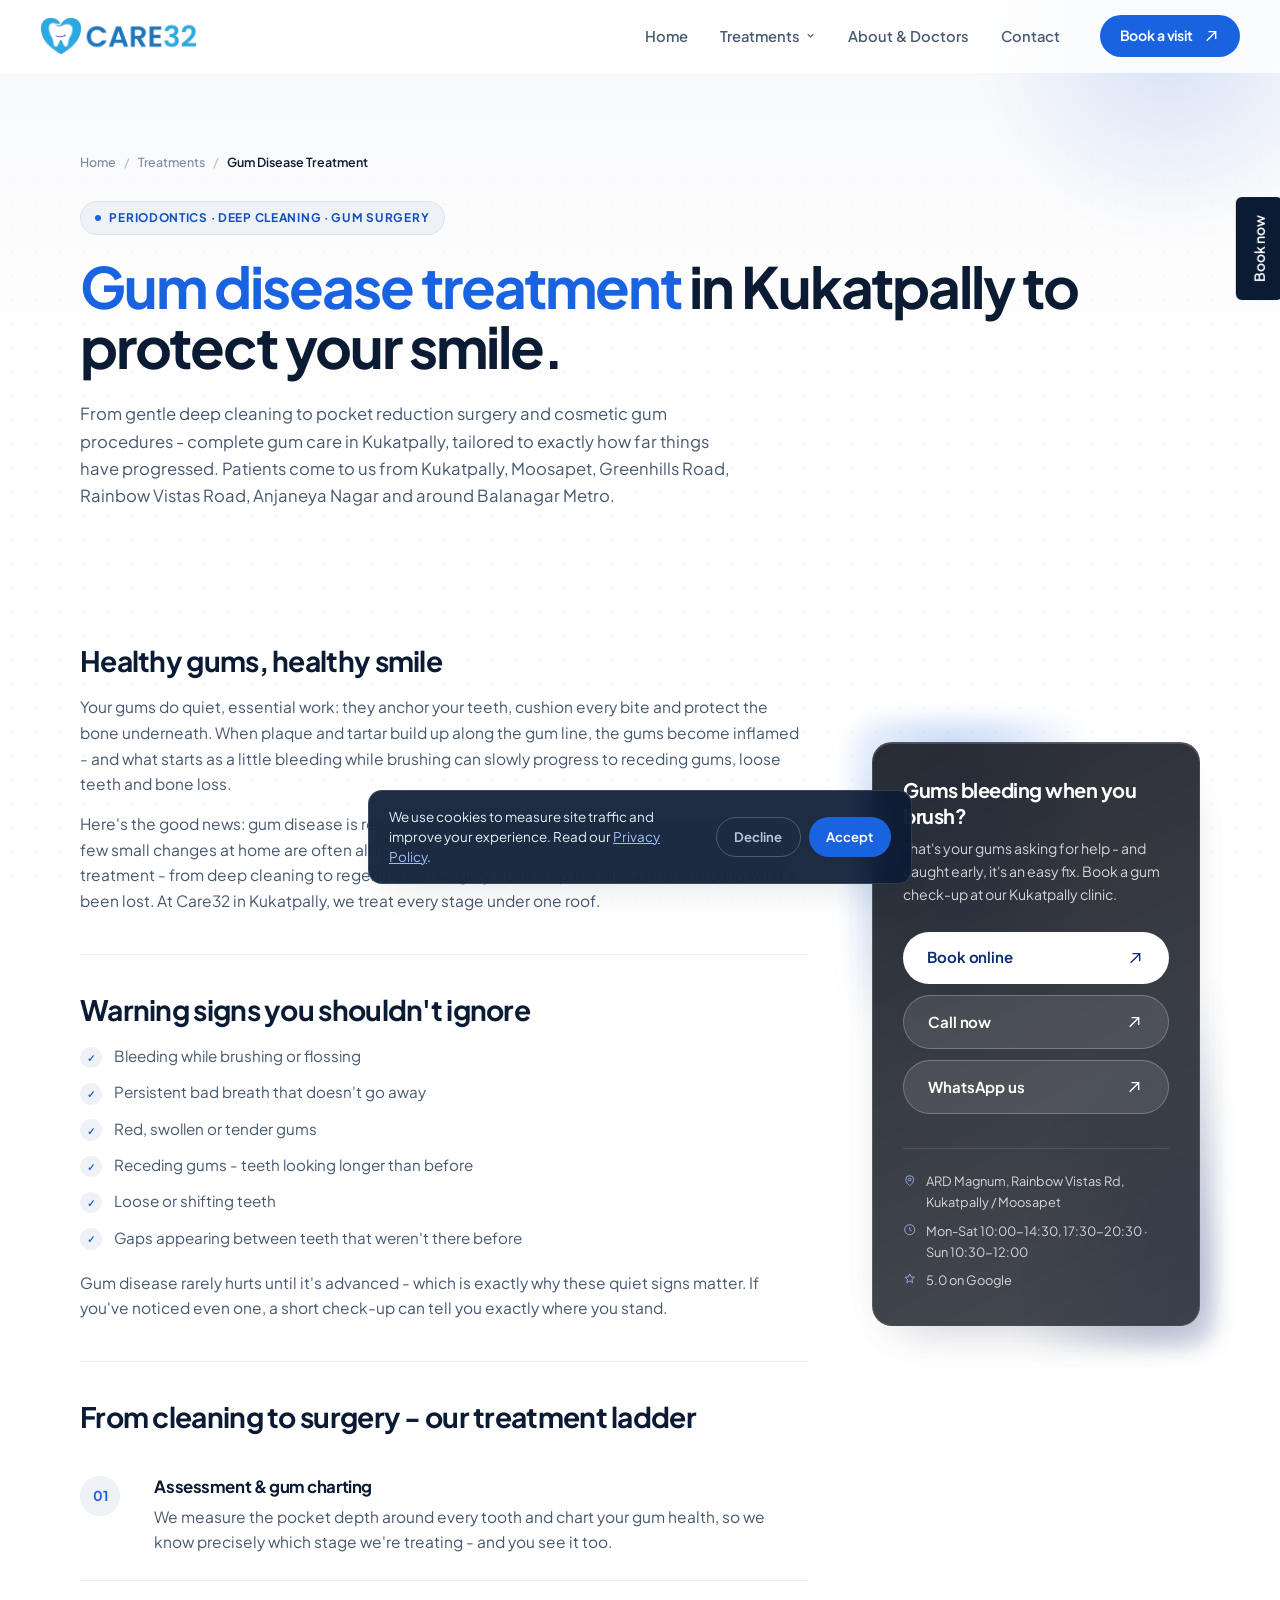
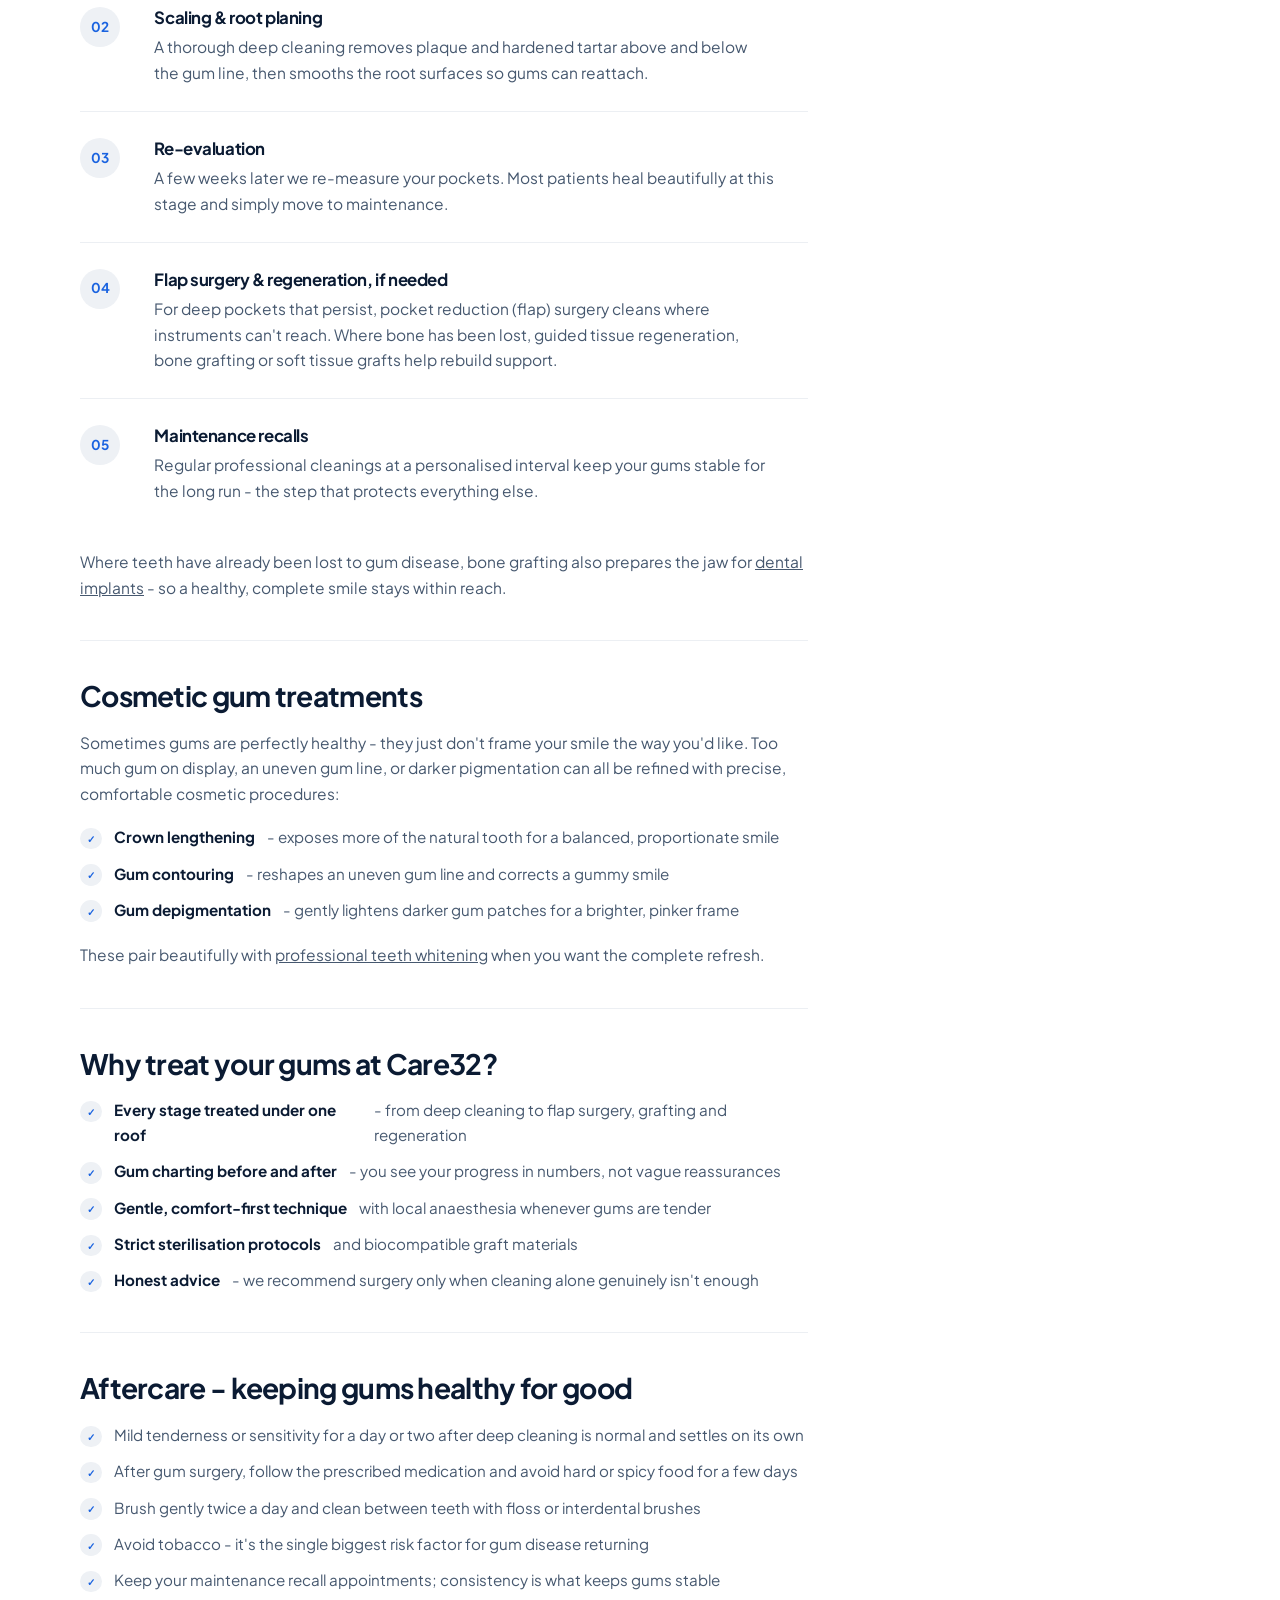
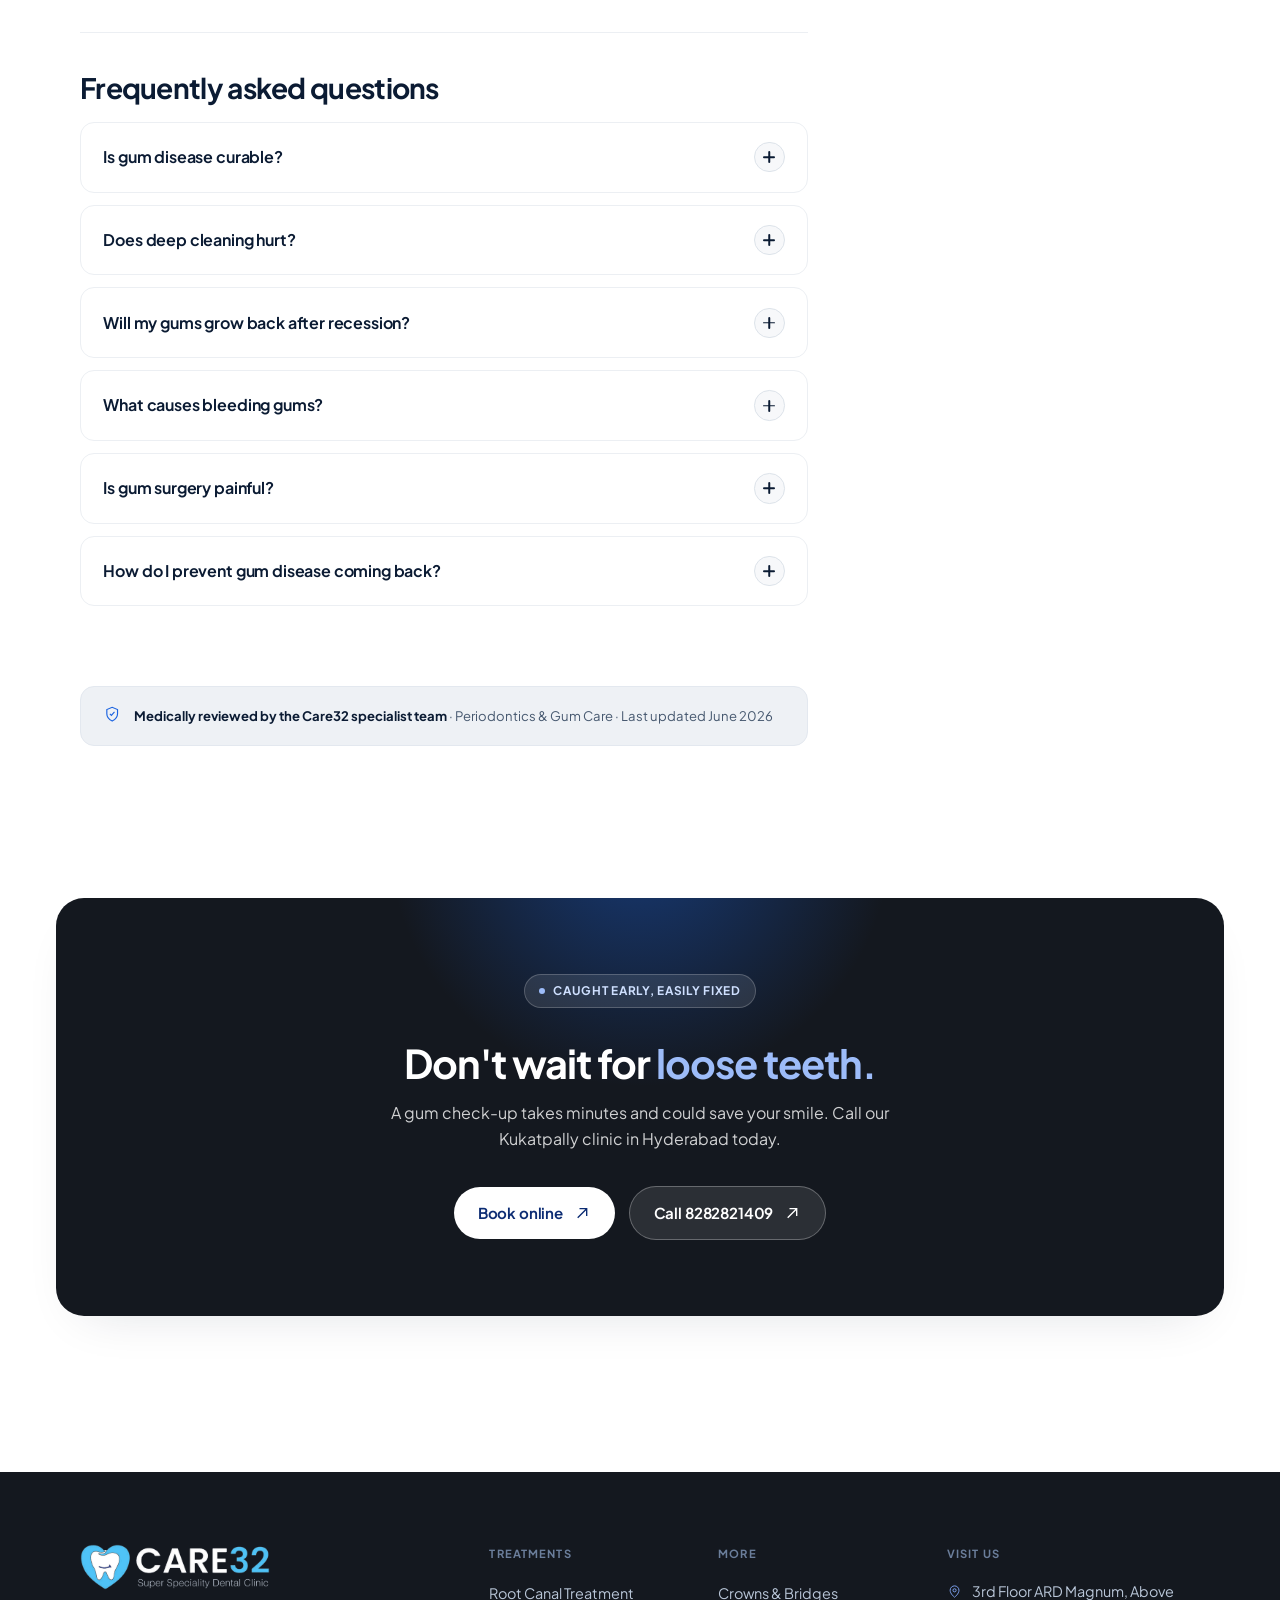
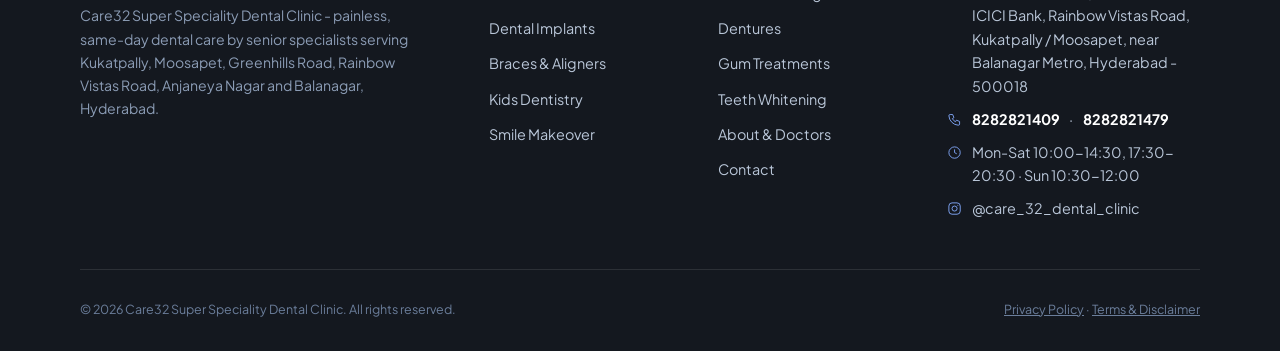
<file: website/treatments/gum-disease-treatment.html>
<!DOCTYPE html>
<html lang="en-IN">
<head>
  <meta charset="UTF-8">
  <meta name="viewport" content="width=device-width, initial-scale=1.0">
  <link rel="icon" href="../favicon.svg" type="image/svg+xml">
  <link rel="mask-icon" href="../favicon.svg" color="#1A63E0">
  <link rel="apple-touch-icon" href="../favicon.svg">
  <!-- Google Tag Manager + GA4 (Consent Mode v2) -->
  <script>
    window.dataLayer = window.dataLayer || [];
    function gtag(){dataLayer.push(arguments);}
    (function(){var c;try{c=localStorage.getItem('care32-consent');}catch(e){}
      gtag('consent','default',{ad_storage:'denied',ad_user_data:'denied',ad_personalization:'denied',analytics_storage:(c==='granted')?'granted':'denied',wait_for_update:500});})();
    gtag('js', new Date());
    gtag('config','G-J74BWV9274');
  </script>
  <script async src="https://www.googletagmanager.com/gtag/js?id=G-J74BWV9274"></script>
  <script>(function(w,d,s,l,i){w[l]=w[l]||[];w[l].push({'gtm.start':new Date().getTime(),event:'gtm.js'});var f=d.getElementsByTagName(s)[0],j=d.createElement(s),dl=l!='dataLayer'?'&l='+l:'';j.async=true;j.src='https://www.googletagmanager.com/gtm.js?id='+i+dl;f.parentNode.insertBefore(j,f);})(window,document,'script','dataLayer','GTM-PZJP28C');</script>
  <!-- End Google Tag Manager + GA4 -->
  <title>Gum Disease Treatment in Kukatpally | Care32</title>
  <meta name="description" content="Gum disease treatment in Kukatpally, Hyderabad - scaling &amp; deep cleaning, flap surgery, gum grafts and cosmetic gum procedures by specialists. Book today.">
  <link rel="canonical" href="https://care32.co.in/treatments/gum-disease-treatment.html">
  <meta property="og:type" content="website">
  <meta property="og:title" content="Gum Disease Treatment in Kukatpally | Care32">
  <meta property="og:description" content="From deep cleaning to flap surgery and cosmetic gum procedures - complete gum care by specialists in Kukatpally, Hyderabad.">
  <meta property="og:url" content="https://care32.co.in/treatments/gum-disease-treatment.html">
  <meta property="og:locale" content="en_IN">
  <meta property="og:site_name" content="Care32 Super Speciality Dental Clinic">
  <link rel="preconnect" href="https://fonts.googleapis.com">
  <link rel="preconnect" href="https://fonts.gstatic.com" crossorigin>
  <link href="https://fonts.googleapis.com/css2?family=Plus+Jakarta+Sans:wght@400;500;600;700;800&display=swap" rel="stylesheet">
  <link rel="stylesheet" href="../css/styles.css?v=42">
  <script type="application/ld+json">
  {
    "@context": "https://schema.org",
    "@graph": [
      {
        "@type": "MedicalWebPage",
        "@id": "https://care32.co.in/treatments/gum-disease-treatment.html#webpage",
        "url": "https://care32.co.in/treatments/gum-disease-treatment.html",
        "name": "Gum Disease Treatment in Kukatpally | Care32",
        "description": "Gum disease treatment in Kukatpally, Hyderabad - from scaling and deep cleaning to flap surgery, grafts and cosmetic gum procedures.",
        "about": { "@id": "https://care32.co.in/treatments/gum-disease-treatment.html#procedure" },
        "provider": { "@id": "https://care32.co.in/#clinic" },
        "lastReviewed": "2026-06-12",
        "medicalAudience": { "@type": "MedicalAudience", "audienceType": "Patient" }
      },
      {
        "@type": "MedicalProcedure",
        "@id": "https://care32.co.in/treatments/gum-disease-treatment.html#procedure",
        "name": "Gum Disease Treatment",
        "alternateName": "Periodontal Therapy",
        "procedureType": "https://schema.org/SurgicalProcedure",
        "bodyLocation": "Gums",
        "status": "https://schema.org/EventScheduled",
        "howPerformed": "Treatment begins non-surgically with scaling and root planing to remove plaque and tartar above and below the gum line. If deep pockets persist after re-evaluation, pocket reduction (flap) surgery, guided tissue regeneration, bone grafting or soft tissue grafts are performed to restore gum and bone health. Cosmetic procedures such as crown lengthening, gum contouring and gum depigmentation are also available.",
        "preparation": "Clinical examination with gum charting to measure pocket depths and assess the stage of gum disease.",
        "followup": "Regular maintenance recalls and professional cleanings to keep gums healthy and prevent recurrence."
      },
      {
        "@type": "Dentist",
        "@id": "https://care32.co.in/#clinic",
        "name": "Care32 Super Speciality Dental Clinic",
        "url": "https://care32.co.in/",
        "telephone": ["+91-8282821409", "+91-8282821479"],
        "areaServed": [
          { "@type": "Place", "name": "Kukatpally, Hyderabad" },
          { "@type": "Place", "name": "Moosapet, Hyderabad" },
          { "@type": "Place", "name": "Greenhills Road, Hyderabad" },
          { "@type": "Place", "name": "Rainbow Vistas Road, Hyderabad" },
          { "@type": "Place", "name": "Anjaneya Nagar, Hyderabad" },
          { "@type": "Place", "name": "Balanagar, Hyderabad" }
        ],
        "priceRange": "₹₹",
        "address": {
          "@type": "PostalAddress",
          "streetAddress": "3rd Floor, ARD Magnum, Above ICICI Bank, Rainbow Vistas Road",
          "addressLocality": "Kukatpally, Hyderabad",
          "addressRegion": "Telangana",
          "postalCode": "500018",
          "addressCountry": "IN"
        }
      },
      {
        "@type": "BreadcrumbList",
        "itemListElement": [
          { "@type": "ListItem", "position": 1, "name": "Home", "item": "https://care32.co.in/" },
          { "@type": "ListItem", "position": 2, "name": "Treatments", "item": "https://care32.co.in/#treatments" },
          { "@type": "ListItem", "position": 3, "name": "Gum Disease Treatment", "item": "https://care32.co.in/treatments/gum-disease-treatment.html" }
        ]
      },
      {
        "@type": "FAQPage",
        "mainEntity": [
          { "@type": "Question", "name": "Is gum disease curable?", "acceptedAnswer": { "@type": "Answer", "text": "Early gum disease (gingivitis) is fully reversible with professional cleaning and good home care. Advanced gum disease (periodontitis) can't be undone, but it can be stopped and controlled very effectively - the earlier you come in, the more we can save." } },
          { "@type": "Question", "name": "Does deep cleaning hurt?", "acceptedAnswer": { "@type": "Answer", "text": "No. Scaling and root planing is done gently, and if your gums are tender we numb the area first so you stay comfortable throughout. Mild sensitivity for a day or two afterwards is normal and settles quickly." } },
          { "@type": "Question", "name": "Will my gums grow back after recession?", "acceptedAnswer": { "@type": "Answer", "text": "Receded gums don't regrow on their own. Where recession is significant, a soft tissue graft can cover the exposed root and restore a healthier gum line. Treating the underlying gum disease stops further recession." } },
          { "@type": "Question", "name": "What causes bleeding gums?", "acceptedAnswer": { "@type": "Answer", "text": "Bleeding while brushing is almost always a sign of inflammation caused by plaque and tartar along the gum line - the earliest stage of gum disease. It is not normal, and it usually resolves within days of a professional cleaning." } },
          { "@type": "Question", "name": "Is gum surgery painful?", "acceptedAnswer": { "@type": "Answer", "text": "Flap surgery and grafting are performed under local anaesthesia, so you feel nothing during the procedure. Afterwards, mild soreness for a few days is managed easily with prescribed medication, and most patients return to routine the next day." } },
          { "@type": "Question", "name": "How do I prevent gum disease coming back?", "acceptedAnswer": { "@type": "Answer", "text": "Brush twice daily, clean between your teeth, avoid tobacco, and keep your maintenance recall appointments. Professional cleanings at the interval we recommend are the single most effective way to keep gum disease from returning." } }
        ]
      }
    ]
  }
  </script>
</head>
<body>
  <!-- Google Tag Manager (noscript) -->
  <noscript><iframe src="https://www.googletagmanager.com/ns.html?id=GTM-PZJP28C" height="0" width="0" style="display:none;visibility:hidden"></iframe></noscript>
  <!-- End Google Tag Manager (noscript) -->
  <!-- NAV -->
  <header class="nav-wrap">
    <nav class="nav" aria-label="Primary">
      <a class="nav-logo" href="../index.html" aria-label="Care32 Super Speciality Dental Clinic home"><img src="../assets/img/logo-care32.png?v=1" alt="Care32 Super Speciality Dental Clinic" width="660" height="160" fetchpriority="high"></a>
      <div class="nav-links">
        <a href="../index.html">Home</a>
        <div class="nav-dd data-active">
          <button class="nav-dd-trigger" aria-expanded="false" aria-haspopup="true">Treatments
            <svg viewBox="0 0 16 16" fill="none" stroke="currentColor" stroke-width="1.6" aria-hidden="true"><path d="M4 6l4 4 4-4"/></svg>
          </button>
          <div class="nav-dd-menu" role="menu">
            <a href="../treatments/root-canal-treatment.html" role="menuitem">Root Canal Treatment</a>
            <a href="../treatments/dental-implants.html" role="menuitem">Dental Implants</a>
            <a href="../treatments/braces-and-clear-aligners.html" role="menuitem">Braces &amp; Clear Aligners</a>
            <a href="../treatments/kids-dentistry.html" role="menuitem">Kids Dentistry</a>
            <a href="../treatments/smile-makeover.html" role="menuitem">Smile Makeover</a>
            <a href="../treatments/dental-crowns-and-bridges.html" role="menuitem">Crowns &amp; Bridges</a>
            <a href="../treatments/dentures.html" role="menuitem">Dentures</a>
            <a href="../treatments/gum-disease-treatment.html" role="menuitem">Gum Treatments</a>
            <a href="../treatments/teeth-whitening.html" role="menuitem">Teeth Whitening</a>
            <a class="nav-dd-all" href="../index.html#treatments" role="menuitem">View all treatments
              <svg viewBox="0 0 16 16" fill="none" stroke="currentColor" stroke-width="1.6" aria-hidden="true"><path d="M2 8h12M9 3l5 5-5 5"/></svg>
            </a>
          </div>
        </div>
        <a href="../about.html">About&nbsp;&amp;&nbsp;Doctors</a>
        <a href="../contact.html">Contact</a>
      </div>
      <a class="btn btn-primary nav-cta" href="https://care32.setmore.com/" target="_blank" rel="noopener">
        Book a visit
        <span class="btn-orb"><svg viewBox="0 0 16 16" fill="none" stroke="currentColor" stroke-width="1.5"><path d="M3 13L13 3M5 3h8v8"/></svg></span>
      </a>
      <button class="nav-burger" aria-label="Open menu" aria-expanded="false"><span></span><span></span></button>
    </nav>
  </header>

  <div class="menu-overlay">
    <nav aria-label="Mobile">
      <a href="../index.html"><small>01</small> Home</a>
      <a href="../index.html#treatments"><small>02</small> Treatments</a>
      <div class="menu-treat">
        <a href="../treatments/root-canal-treatment.html">Root Canal</a>
        <a href="../treatments/dental-implants.html">Dental Implants</a>
        <a href="../treatments/braces-and-clear-aligners.html">Braces &amp; Aligners</a>
        <a href="../treatments/kids-dentistry.html">Kids Dentistry</a>
        <a href="../treatments/smile-makeover.html">Smile Makeover</a>
        <a href="../treatments/dental-crowns-and-bridges.html">Crowns &amp; Bridges</a>
        <a href="../treatments/dentures.html">Dentures</a>
        <a href="../treatments/gum-disease-treatment.html">Gum Treatments</a>
        <a href="../treatments/teeth-whitening.html">Teeth Whitening</a>
      </div>
      <a href="../about.html"><small>03</small> About &amp; Doctors</a>
      <a href="../contact.html"><small>04</small> Contact</a>
      <a href="tel:+918282821409"><small>05</small> Book a visit</a>
    </nav>
    <div class="menu-meta">
      3rd Floor ARD Magnum, Rainbow Vistas Road, Kukatpally / Moosapet · <a href="tel:+918282821409">8282821409</a> · <a href="tel:+918282821479">8282821479</a>
    </div>
  </div>

  <main>
    <!-- PAGE HERO -->
    <section class="page-hero">
      <div class="hero-bg" aria-hidden="true"></div>
      <div class="container">
        <ol class="breadcrumb" data-reveal>
          <li><a href="../index.html">Home</a></li>
          <li><a href="../index.html#treatments">Treatments</a></li>
          <li aria-current="page">Gum Disease Treatment</li>
        </ol>
        <p class="eyebrow" data-reveal>Periodontics · Deep Cleaning · Gum Surgery</p>
        <h1 data-reveal><em>Gum disease treatment</em> in Kukatpally to protect your smile.</h1>
        <p class="lede" data-reveal style="margin-top:1.5rem;">From gentle deep cleaning to pocket reduction surgery and cosmetic gum procedures - complete gum care in Kukatpally, tailored to exactly how far things have progressed. Patients come to us from Kukatpally, Moosapet, Greenhills Road, Rainbow Vistas Road, Anjaneya Nagar and around Balanagar Metro.</p>
      </div>
    </section>

    <section class="section-tight">
      <div class="container">
        <div class="service-layout">
          <!-- BODY -->
          <div class="service-body">
            <section data-reveal>
              <h2>Healthy gums, healthy smile</h2>
              <p>Your gums do quiet, essential work: they anchor your teeth, cushion every bite and protect the bone underneath. When plaque and tartar build up along the gum line, the gums become inflamed - and what starts as a little bleeding while brushing can slowly progress to receding gums, loose teeth and bone loss.</p>
              <p>Here's the good news: gum disease is reversible when caught early. A professional cleaning and a few small changes at home are often all it takes. And even in advanced cases, modern periodontal treatment - from deep cleaning to regeneration surgery - can stop the disease and rebuild what's been lost. At Care32 in Kukatpally, we treat every stage under one roof.</p>
            </section>

            <section data-reveal>
              <h2>Warning signs you shouldn't ignore</h2>
              <ul class="ticks">
                <li>Bleeding while brushing or flossing</li>
                <li>Persistent bad breath that doesn't go away</li>
                <li>Red, swollen or tender gums</li>
                <li>Receding gums - teeth looking longer than before</li>
                <li>Loose or shifting teeth</li>
                <li>Gaps appearing between teeth that weren't there before</li>
              </ul>
              <p style="margin-top:1.25rem;">Gum disease rarely hurts until it's advanced - which is exactly why these quiet signs matter. If you've noticed even one, a short check-up can tell you exactly where you stand.</p>
            </section>

            <section data-reveal>
              <h2>From cleaning to surgery - our treatment ladder</h2>
              <div class="steps">
                <div class="step"><div class="step-num">01</div><div><h3>Assessment &amp; gum charting</h3><p>We measure the pocket depth around every tooth and chart your gum health, so we know precisely which stage we're treating - and you see it too.</p></div></div>
                <div class="step"><div class="step-num">02</div><div><h3>Scaling &amp; root planing</h3><p>A thorough deep cleaning removes plaque and hardened tartar above and below the gum line, then smooths the root surfaces so gums can reattach.</p></div></div>
                <div class="step"><div class="step-num">03</div><div><h3>Re-evaluation</h3><p>A few weeks later we re-measure your pockets. Most patients heal beautifully at this stage and simply move to maintenance.</p></div></div>
                <div class="step"><div class="step-num">04</div><div><h3>Flap surgery &amp; regeneration, if needed</h3><p>For deep pockets that persist, pocket reduction (flap) surgery cleans where instruments can't reach. Where bone has been lost, guided tissue regeneration, bone grafting or soft tissue grafts help rebuild support.</p></div></div>
                <div class="step"><div class="step-num">05</div><div><h3>Maintenance recalls</h3><p>Regular professional cleanings at a personalised interval keep your gums stable for the long run - the step that protects everything else.</p></div></div>
              </div>
              <p style="margin-top:1.25rem;">Where teeth have already been lost to gum disease, bone grafting also prepares the jaw for <a href="dental-implants.html">dental implants</a> - so a healthy, complete smile stays within reach.</p>
            </section>

            <section data-reveal>
              <h2>Cosmetic gum treatments</h2>
              <p>Sometimes gums are perfectly healthy - they just don't frame your smile the way you'd like. Too much gum on display, an uneven gum line, or darker pigmentation can all be refined with precise, comfortable cosmetic procedures:</p>
              <ul class="ticks">
                <li><strong>Crown lengthening</strong> - exposes more of the natural tooth for a balanced, proportionate smile</li>
                <li><strong>Gum contouring</strong> - reshapes an uneven gum line and corrects a gummy smile</li>
                <li><strong>Gum depigmentation</strong> - gently lightens darker gum patches for a brighter, pinker frame</li>
              </ul>
              <p style="margin-top:1.25rem;">These pair beautifully with <a href="teeth-whitening.html">professional teeth whitening</a> when you want the complete refresh.</p>
            </section>

            <section data-reveal>
              <h2>Why treat your gums at Care32?</h2>
              <ul class="ticks">
                <li><strong>Every stage treated under one roof</strong> - from deep cleaning to flap surgery, grafting and regeneration</li>
                <li><strong>Gum charting before and after</strong> - you see your progress in numbers, not vague reassurances</li>
                <li><strong>Gentle, comfort-first technique</strong> with local anaesthesia whenever gums are tender</li>
                <li><strong>Strict sterilisation protocols</strong> and biocompatible graft materials</li>
                <li><strong>Honest advice</strong> - we recommend surgery only when cleaning alone genuinely isn't enough</li>
              </ul>
            </section>

            <section data-reveal>
              <h2>Aftercare - keeping gums healthy for good</h2>
              <ul class="ticks">
                <li>Mild tenderness or sensitivity for a day or two after deep cleaning is normal and settles on its own</li>
                <li>After gum surgery, follow the prescribed medication and avoid hard or spicy food for a few days</li>
                <li>Brush gently twice a day and clean between teeth with floss or interdental brushes</li>
                <li>Avoid tobacco - it's the single biggest risk factor for gum disease returning</li>
                <li>Keep your maintenance recall appointments; consistency is what keeps gums stable</li>
              </ul>
            </section>

            <section data-reveal>
              <h2>Frequently asked questions</h2>
              <div class="faq-list" style="max-width:none;">
                <div class="faq-item">
                  <button class="faq-q" aria-expanded="false">Is gum disease curable?<span class="faq-x"></span></button>
                  <div class="faq-a"><p>Early gum disease (gingivitis) is fully reversible with professional cleaning and good home care. Advanced gum disease (periodontitis) can't be undone, but it can be stopped and controlled very effectively - the earlier you come in, the more we can save.</p></div>
                </div>
                <div class="faq-item">
                  <button class="faq-q" aria-expanded="false">Does deep cleaning hurt?<span class="faq-x"></span></button>
                  <div class="faq-a"><p>No. Scaling and root planing is done gently, and if your gums are tender we numb the area first so you stay comfortable throughout. Mild sensitivity for a day or two afterwards is normal and settles quickly.</p></div>
                </div>
                <div class="faq-item">
                  <button class="faq-q" aria-expanded="false">Will my gums grow back after recession?<span class="faq-x"></span></button>
                  <div class="faq-a"><p>Receded gums don't regrow on their own. Where recession is significant, a soft tissue graft can cover the exposed root and restore a healthier gum line. Treating the underlying gum disease stops further recession.</p></div>
                </div>
                <div class="faq-item">
                  <button class="faq-q" aria-expanded="false">What causes bleeding gums?<span class="faq-x"></span></button>
                  <div class="faq-a"><p>Bleeding while brushing is almost always a sign of inflammation caused by plaque and tartar along the gum line - the earliest stage of gum disease. It is not normal, and it usually resolves within days of a professional cleaning.</p></div>
                </div>
                <div class="faq-item">
                  <button class="faq-q" aria-expanded="false">Is gum surgery painful?<span class="faq-x"></span></button>
                  <div class="faq-a"><p>Flap surgery and grafting are performed under local anaesthesia, so you feel nothing during the procedure. Afterwards, mild soreness for a few days is managed easily with prescribed medication, and most patients return to routine the next day.</p></div>
                </div>
                <div class="faq-item">
                  <button class="faq-q" aria-expanded="false">How do I prevent gum disease coming back?<span class="faq-x"></span></button>
                  <div class="faq-a"><p>Brush twice daily, clean between your teeth, avoid tobacco, and keep your maintenance recall appointments. Professional cleanings at the interval we recommend are the single most effective way to keep gum disease from returning.</p></div>
                </div>
              </div>
            </section>

            <div class="review-byline" data-reveal>
              <span><svg class="ico" viewBox="0 0 24 24" fill="none" stroke="currentColor" stroke-width="1.5" aria-hidden="true"><path d="M12 21c-4.5-2.2-7-5.5-7-9.5V6l7-3 7 3v5.5c0 4-2.5 7.3-7 9.5z"/><path d="M9 11.5l2 2 4-4.5"/></svg></span>
              <span><strong>Medically reviewed by the Care32 specialist team</strong> · Periodontics &amp; Gum Care · Last updated June 2026</span>
            </div>
          </div>

          <!-- SIDEBAR -->
          <aside class="book-card" data-reveal>
            <div class="book-shell">
              <div class="book-core">
                <h3>Gums bleeding when you brush?</h3>
                <p>That's your gums asking for help - and caught early, it's an easy fix. Book a gum check-up at our Kukatpally clinic.</p>
                <a class="btn btn-light" href="https://care32.setmore.com/" target="_blank" rel="noopener">Book online <span class="btn-orb"><svg viewBox="0 0 16 16" fill="none" stroke="currentColor" stroke-width="1.5"><path d="M3 13L13 3M5 3h8v8"/></svg></span></a>
                <a class="btn btn-ghost" href="tel:+918282821409">Call now <span class="btn-orb"><svg viewBox="0 0 16 16" fill="none" stroke="currentColor" stroke-width="1.5"><path d="M3 13L13 3M5 3h8v8"/></svg></span></a>
                <a class="btn btn-ghost" href="https://wa.me/918282821409" rel="noopener" target="_blank">
                  WhatsApp us
                  <span class="btn-orb"><svg viewBox="0 0 16 16" fill="none" stroke="currentColor" stroke-width="1.5"><path d="M3 13L13 3M5 3h8v8"/></svg></span>
                </a>
                <div class="book-meta">
                  <span><svg class="ico" viewBox="0 0 24 24" fill="none" stroke="currentColor" stroke-width="1.5" aria-hidden="true"><path d="M12 21s-7-5.2-7-11a7 7 0 0 1 14 0c0 5.8-7 11-7 11z"/><circle cx="12" cy="10" r="2.5"/></svg> ARD Magnum, Rainbow Vistas Rd, Kukatpally / Moosapet</span>
                  <span><svg class="ico" viewBox="0 0 24 24" fill="none" stroke="currentColor" stroke-width="1.5" aria-hidden="true"><circle cx="12" cy="12" r="9"/><path d="M12 7v5l3.5 2"/></svg> Mon-Sat 10:00-14:30, 17:30-20:30 · Sun 10:30-12:00</span>
                  <span><svg class="ico" viewBox="0 0 24 24" fill="none" stroke="currentColor" stroke-width="1.5" aria-hidden="true"><path d="M12 3.5l2.5 5.2 5.7.7-4.2 3.9 1.1 5.6-5.1-2.8-5.1 2.8 1.1-5.6L3.8 9.4l5.7-.7z"/></svg> 5.0 on Google</span>
                </div>
              </div>
            </div>
          </aside>
        </div>
      </div>
    </section>

    <!-- CTA -->
    <section class="cta-band section-tight">
      <div class="cta-shell" data-reveal>
        <div class="cta-core">
          <p class="eyebrow">Caught early, easily fixed</p>
          <h2>Don't wait for <em>loose teeth.</em></h2>
          <p>A gum check-up takes minutes and could save your smile. Call our Kukatpally clinic in Hyderabad today.</p>
          <div class="hero-actions">
            <a class="btn btn-light" href="https://care32.setmore.com/" target="_blank" rel="noopener">Book online <span class="btn-orb"><svg viewBox="0 0 16 16" fill="none" stroke="currentColor" stroke-width="1.5"><path d="M3 13L13 3M5 3h8v8"/></svg></span></a>
            <a class="btn btn-ghost" href="tel:+918282821409">Call 8282821409 <span class="btn-orb"><svg viewBox="0 0 16 16" fill="none" stroke="currentColor" stroke-width="1.5"><path d="M3 13L13 3M5 3h8v8"/></svg></span></a>
          </div>
        </div>
      </div>
    </section>
  </main>

  <!-- FOOTER -->
  <footer class="footer">
    <div class="container">
      <div class="footer-grid">
        <div class="footer-brand">
          <a class="nav-logo" href="../index.html" aria-label="Care32 Super Speciality Dental Clinic home"><img src="../assets/img/logo-care32-light.png?v=1" alt="Care32 Super Speciality Dental Clinic" width="520" height="126" loading="lazy"></a>
          <p>Care32 Super Speciality Dental Clinic - painless, same-day dental care by senior specialists serving Kukatpally, Moosapet, Greenhills Road, Rainbow Vistas Road, Anjaneya Nagar and Balanagar, Hyderabad.</p>
        </div>
        <div>
          <h4>Treatments</h4>
          <ul>
            <li><a href="root-canal-treatment.html">Root Canal Treatment</a></li>
            <li><a href="dental-implants.html">Dental Implants</a></li>
            <li><a href="braces-and-clear-aligners.html">Braces &amp; Aligners</a></li>
            <li><a href="kids-dentistry.html">Kids Dentistry</a></li>
            <li><a href="smile-makeover.html">Smile Makeover</a></li>
          </ul>
        </div>
        <div>
          <h4>More</h4>
          <ul>
            <li><a href="dental-crowns-and-bridges.html">Crowns &amp; Bridges</a></li>
            <li><a href="dentures.html">Dentures</a></li>
            <li><a href="gum-disease-treatment.html">Gum Treatments</a></li>
            <li><a href="teeth-whitening.html">Teeth Whitening</a></li>
            <li><a href="../about.html">About &amp; Doctors</a></li>
            <li><a href="../contact.html">Contact</a></li>
          </ul>
        </div>
        <div>
          <h4>Visit us</h4>
          <ul class="footer-contact">
            <li><span><svg class="ico" viewBox="0 0 24 24" fill="none" stroke="currentColor" stroke-width="1.5" aria-hidden="true"><path d="M12 21s-7-5.2-7-11a7 7 0 0 1 14 0c0 5.8-7 11-7 11z"/><circle cx="12" cy="10" r="2.5"/></svg></span><span>3rd Floor ARD Magnum, Above ICICI Bank, Rainbow Vistas Road, Kukatpally / Moosapet, near Balanagar Metro, Hyderabad - 500018</span></li>
            <li><span><svg class="ico" viewBox="0 0 24 24" fill="none" stroke="currentColor" stroke-width="1.5" aria-hidden="true"><path d="M5 4h4l2 5-2.5 1.5a11 11 0 0 0 5 5L15 13l5 2v4a2 2 0 0 1-2 2A16 16 0 0 1 3 6a2 2 0 0 1 2-2z"/></svg></span><a href="tel:+918282821409"><strong>8282821409</strong></a> · <a href="tel:+918282821479"><strong>8282821479</strong></a></li>
            <li><span><svg class="ico" viewBox="0 0 24 24" fill="none" stroke="currentColor" stroke-width="1.5" aria-hidden="true"><circle cx="12" cy="12" r="9"/><path d="M12 7v5l3.5 2"/></svg></span><span>Mon-Sat 10:00-14:30, 17:30-20:30 · Sun 10:30-12:00</span></li>
            <li><span><svg class="ico" viewBox="0 0 24 24" fill="none" stroke="currentColor" stroke-width="1.5" aria-hidden="true"><rect x="3" y="3" width="18" height="18" rx="5"/><circle cx="12" cy="12" r="4"/><circle cx="17.2" cy="6.8" r="0.8" fill="currentColor" stroke="none"/></svg></span><a href="https://www.instagram.com/care_32_dental_clinic" rel="noopener" target="_blank">@care_32_dental_clinic</a></li>
          </ul>
        </div>
      </div>
      <div class="footer-bottom">
        <span>© 2026 Care32 Super Speciality Dental Clinic. All rights reserved.</span>
        <span><a href="../privacy-policy.html">Privacy Policy</a> · <a href="../terms.html">Terms &amp; Disclaimer</a></span>
      </div>
    </div>
  </footer>

  <a class="wa-float" href="https://wa.me/918282821409" rel="noopener" target="_blank" aria-label="Chat with Care32 on WhatsApp">
    <svg viewBox="0 0 24 24" fill="currentColor"><path d="M12 2a10 10 0 0 0-8.6 15.1L2 22l5-1.3A10 10 0 1 0 12 2zm5.2 14.2c-.2.6-1.3 1.2-1.8 1.2-.5.1-1 .2-3.3-.7-2.8-1.1-4.6-4-4.7-4.2-.1-.2-1.1-1.5-1.1-2.9s.7-2 1-2.3c.2-.3.5-.3.7-.3h.5c.2 0 .4 0 .6.5l.9 2.1c.1.2.1.4 0 .6l-.4.6-.5.5c-.2.2-.3.4-.1.7.2.3.8 1.4 1.8 2.2 1.3 1.1 2.3 1.5 2.6 1.6.3.1.5.1.7-.1l1-1.2c.2-.3.4-.2.7-.1l2 1c.3.1.5.2.6.4 0 .1 0 .8-.2 1.4z"/></svg>
  </a>

  <script src="../js/main.js?v=42" defer></script>
  <!-- Setmore Anywhere "Book Now" widget -->
  <script id="anywhere_book_now_script" src="https://assets.setmore.com/integration/book-now/live/v1/anywhere-book-now.js"></script>
  <button id="Anywhere_button_iframe" class="anywhere-book-now-button" style="background-color: #0B1B33; color: #fff; border: none; padding: 12px 18px; font-size: 14px; font-weight: 600; border-radius: 6px; cursor: pointer; position: fixed; right: 0; top: 25%; z-index: 80; transform: translate(30%, 0) rotate(-90deg);" data-booking-url="https://care32.setmore.com" data-new-tab="false">Book now</button>
</body>
</html>
</file>
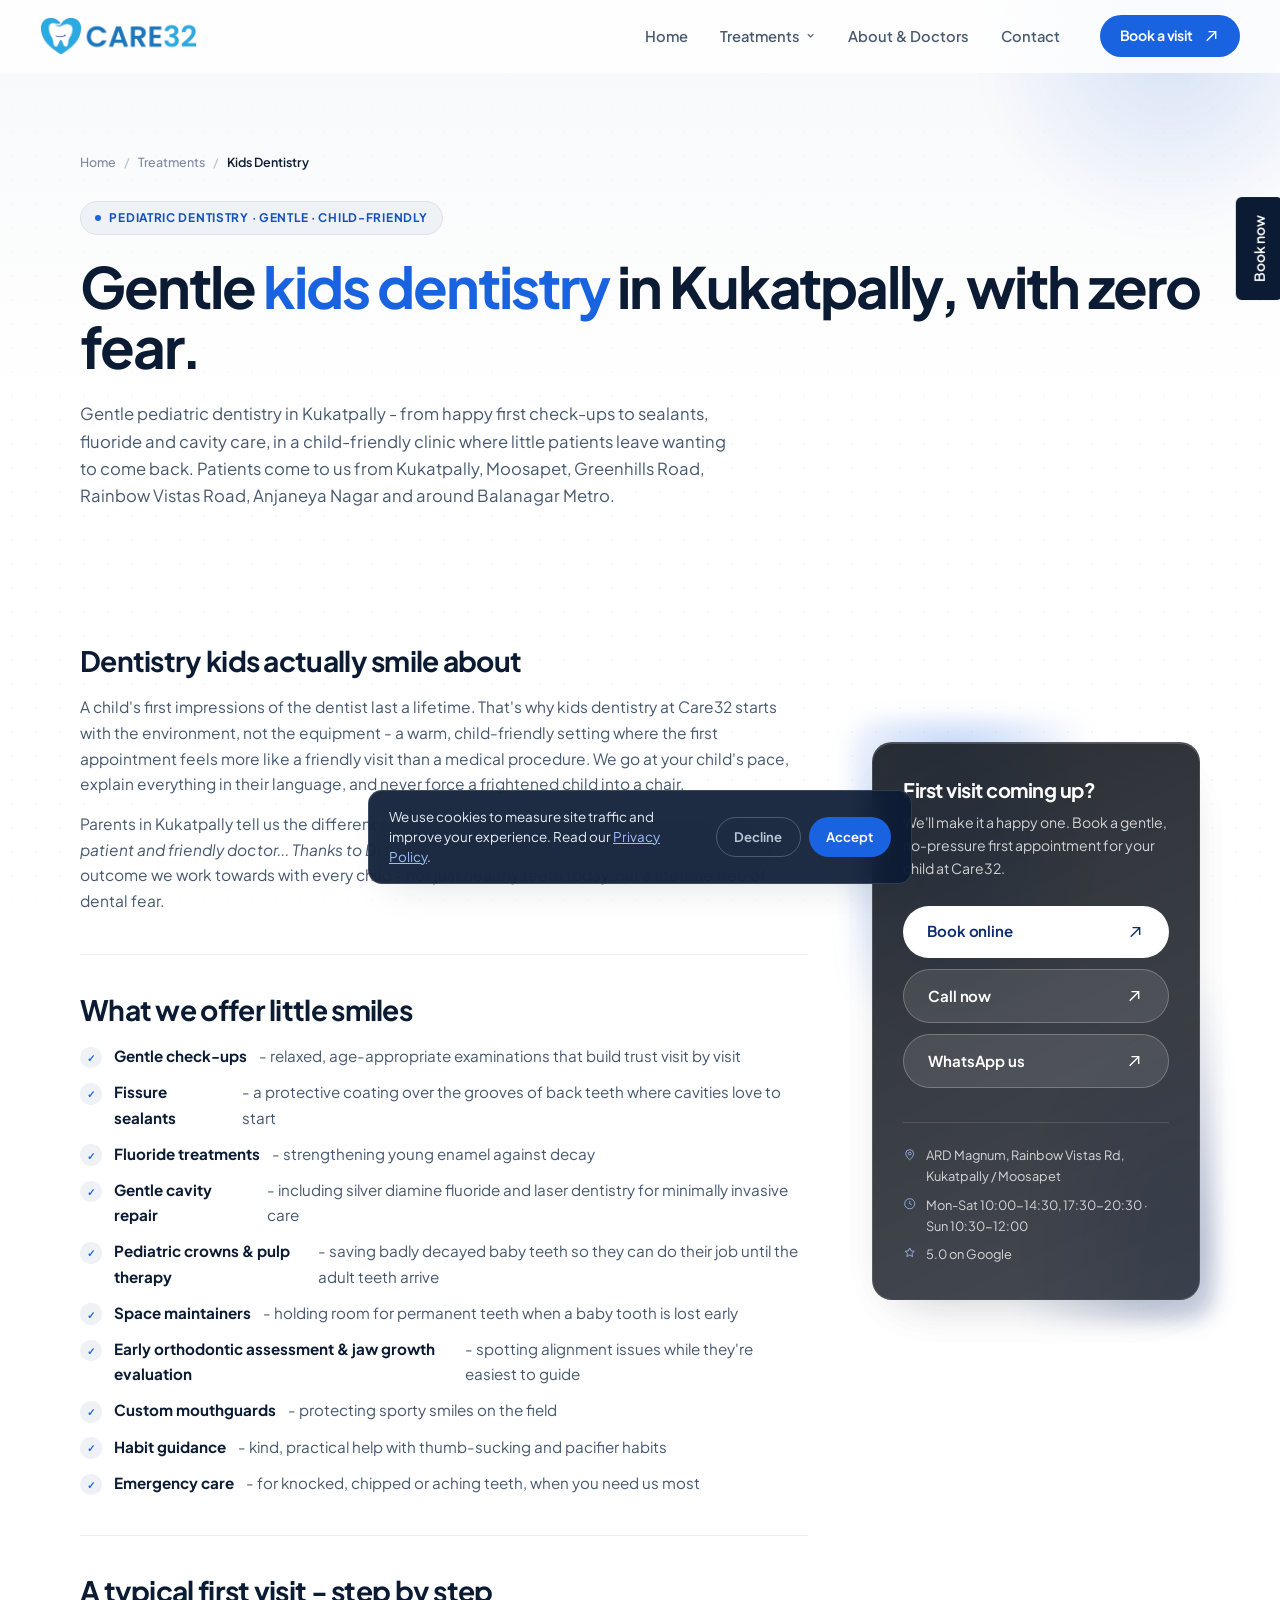
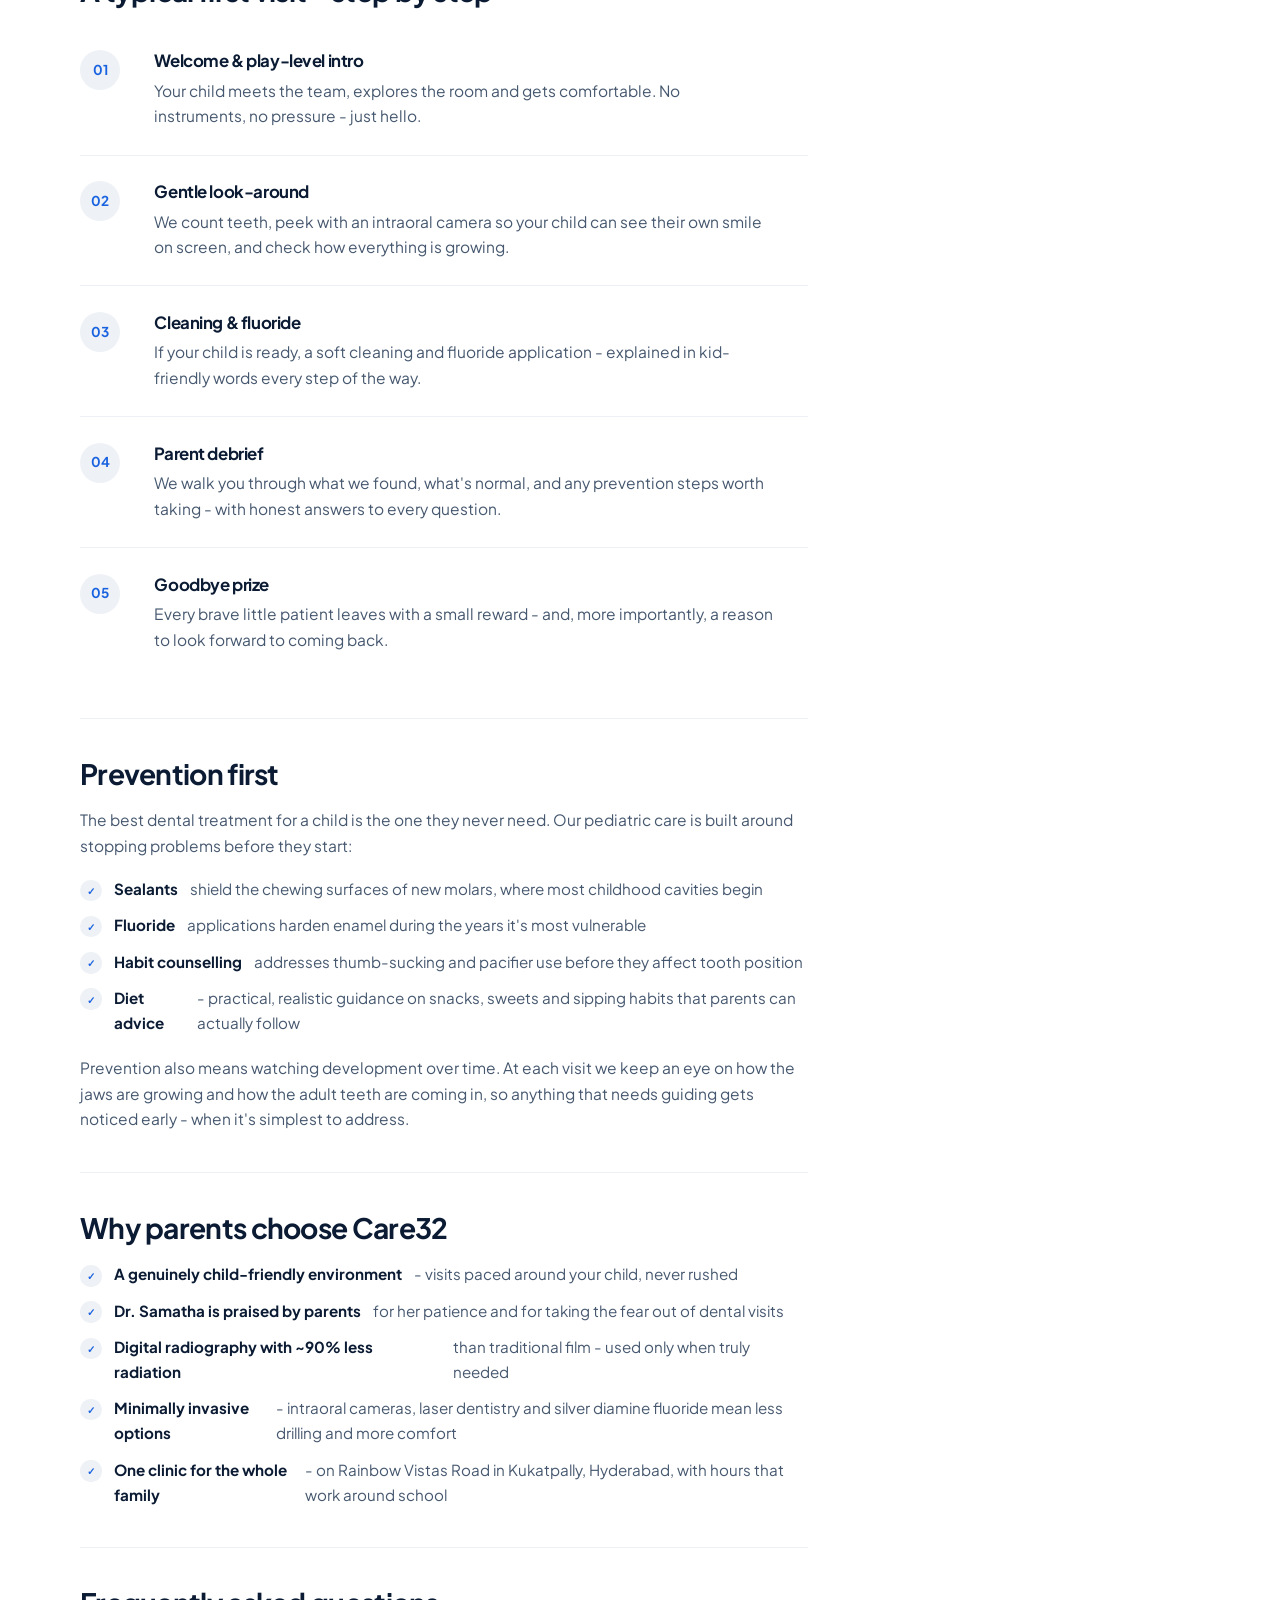
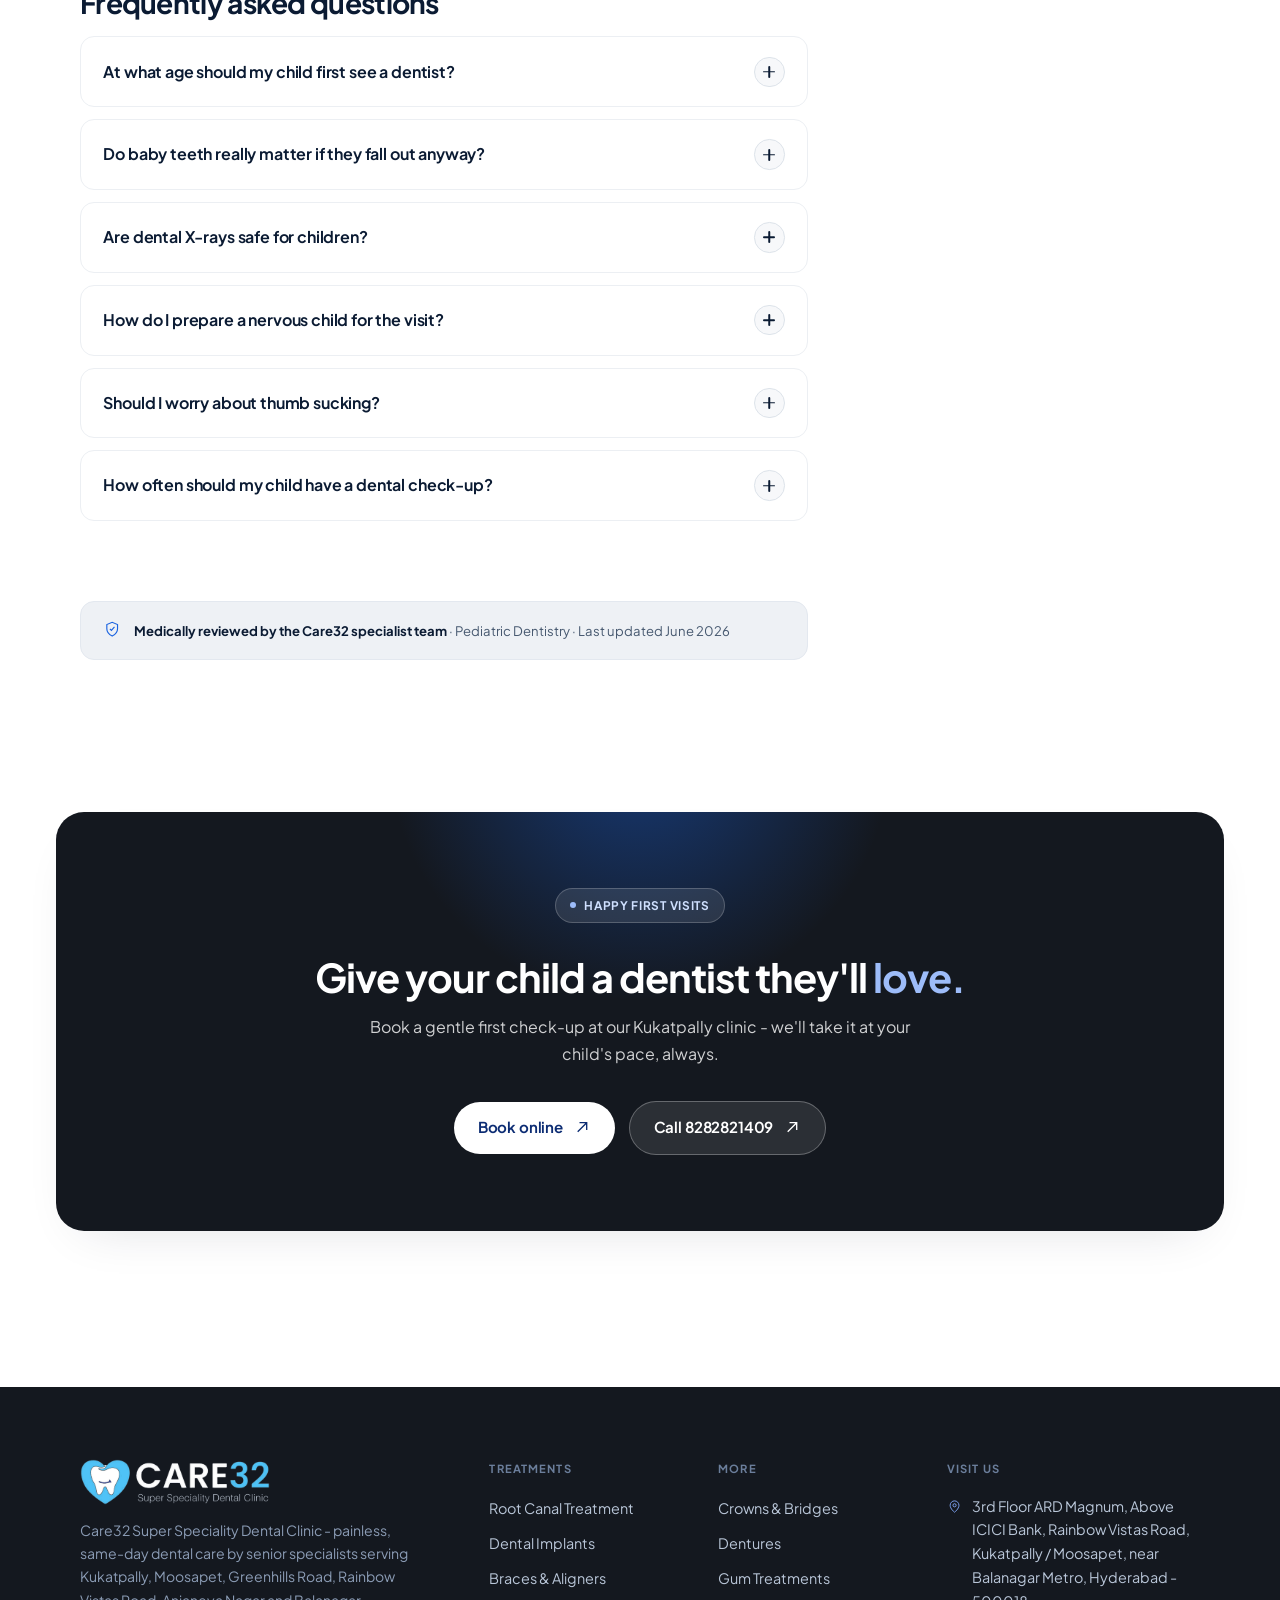
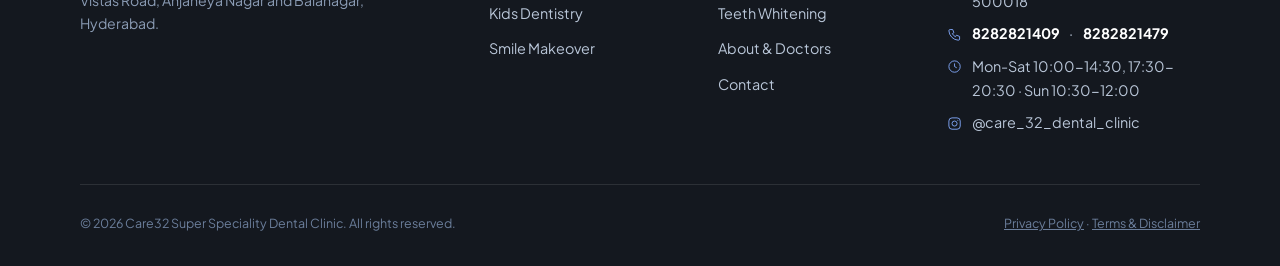
<file: website/treatments/kids-dentistry.html>
<!DOCTYPE html>
<html lang="en-IN">
<head>
  <meta charset="UTF-8">
  <meta name="viewport" content="width=device-width, initial-scale=1.0">
  <link rel="icon" href="../favicon.svg" type="image/svg+xml">
  <link rel="mask-icon" href="../favicon.svg" color="#1A63E0">
  <link rel="apple-touch-icon" href="../favicon.svg">
  <!-- Google Tag Manager + GA4 (Consent Mode v2) -->
  <script>
    window.dataLayer = window.dataLayer || [];
    function gtag(){dataLayer.push(arguments);}
    (function(){var c;try{c=localStorage.getItem('care32-consent');}catch(e){}
      gtag('consent','default',{ad_storage:'denied',ad_user_data:'denied',ad_personalization:'denied',analytics_storage:(c==='granted')?'granted':'denied',wait_for_update:500});})();
    gtag('js', new Date());
    gtag('config','G-J74BWV9274');
  </script>
  <script async src="https://www.googletagmanager.com/gtag/js?id=G-J74BWV9274"></script>
  <script>(function(w,d,s,l,i){w[l]=w[l]||[];w[l].push({'gtm.start':new Date().getTime(),event:'gtm.js'});var f=d.getElementsByTagName(s)[0],j=d.createElement(s),dl=l!='dataLayer'?'&l='+l:'';j.async=true;j.src='https://www.googletagmanager.com/gtm.js?id='+i+dl;f.parentNode.insertBefore(j,f);})(window,document,'script','dataLayer','GTM-PZJP28C');</script>
  <!-- End Google Tag Manager + GA4 -->
  <title>Kids Dentist in Kukatpally - Pediatric Dentistry | Care32</title>
  <meta name="description" content="Gentle pediatric dentistry in Kukatpally, Hyderabad - kids' check-ups, sealants, fluoride &amp; cavity care in a child-friendly clinic. Book a happy first visit.">
  <link rel="canonical" href="https://care32.co.in/treatments/kids-dentistry.html">
  <meta property="og:type" content="website">
  <meta property="og:title" content="Kids Dentist in Kukatpally - Pediatric Dentistry | Care32">
  <meta property="og:description" content="A dental clinic kids actually smile about - gentle check-ups, sealants, fluoride and cavity care in a child-friendly environment in Kukatpally, Hyderabad.">
  <meta property="og:url" content="https://care32.co.in/treatments/kids-dentistry.html">
  <meta property="og:locale" content="en_IN">
  <meta property="og:site_name" content="Care32 Super Speciality Dental Clinic">
  <link rel="preconnect" href="https://fonts.googleapis.com">
  <link rel="preconnect" href="https://fonts.gstatic.com" crossorigin>
  <link href="https://fonts.googleapis.com/css2?family=Plus+Jakarta+Sans:wght@400;500;600;700;800&display=swap" rel="stylesheet">
  <link rel="stylesheet" href="../css/styles.css?v=42">
  <script type="application/ld+json">
  {
    "@context": "https://schema.org",
    "@graph": [
      {
        "@type": "MedicalWebPage",
        "@id": "https://care32.co.in/treatments/kids-dentistry.html#webpage",
        "url": "https://care32.co.in/treatments/kids-dentistry.html",
        "name": "Kids Dentist in Kukatpally - Pediatric Dentistry | Care32",
        "description": "Gentle pediatric dentistry in Kukatpally, Hyderabad - check-ups, fissure sealants, fluoride treatments and cavity care in a child-friendly environment.",
        "about": { "@id": "https://care32.co.in/treatments/kids-dentistry.html#procedure" },
        "provider": { "@id": "https://care32.co.in/#clinic" },
        "lastReviewed": "2026-06-12",
        "medicalAudience": { "@type": "MedicalAudience", "audienceType": "Patient" }
      },
      {
        "@type": "MedicalProcedure",
        "@id": "https://care32.co.in/treatments/kids-dentistry.html#procedure",
        "name": "Pediatric Dentistry",
        "alternateName": "Kids Dentistry",
        "procedureType": "https://schema.org/NoninvasiveProcedure",
        "bodyLocation": "Teeth and jaws",
        "status": "https://schema.org/EventScheduled",
        "howPerformed": "Children receive gentle, age-appropriate care in a child-friendly environment - check-ups, cleaning, fissure sealants and fluoride treatments, with gentle cavity repair, pediatric crowns or pulp therapy when needed. Digital radiography with around 90% less radiation, intraoral cameras, laser dentistry and silver diamine fluoride keep visits comfortable and minimally invasive.",
        "preparation": "A relaxed welcome and play-level introduction so the child feels at ease before any examination begins.",
        "followup": "Regular check-ups as advised by the dentist, with habit guidance, diet advice and jaw growth monitoring between visits."
      },
      {
        "@type": "Dentist",
        "@id": "https://care32.co.in/#clinic",
        "name": "Care32 Super Speciality Dental Clinic",
        "url": "https://care32.co.in/",
        "telephone": ["+91-8282821409", "+91-8282821479"],
        "areaServed": [
          { "@type": "Place", "name": "Kukatpally, Hyderabad" },
          { "@type": "Place", "name": "Moosapet, Hyderabad" },
          { "@type": "Place", "name": "Greenhills Road, Hyderabad" },
          { "@type": "Place", "name": "Rainbow Vistas Road, Hyderabad" },
          { "@type": "Place", "name": "Anjaneya Nagar, Hyderabad" },
          { "@type": "Place", "name": "Balanagar, Hyderabad" }
        ],
        "priceRange": "₹₹",
        "address": {
          "@type": "PostalAddress",
          "streetAddress": "3rd Floor, ARD Magnum, Above ICICI Bank, Rainbow Vistas Road",
          "addressLocality": "Kukatpally, Hyderabad",
          "addressRegion": "Telangana",
          "postalCode": "500018",
          "addressCountry": "IN"
        }
      },
      {
        "@type": "BreadcrumbList",
        "itemListElement": [
          { "@type": "ListItem", "position": 1, "name": "Home", "item": "https://care32.co.in/" },
          { "@type": "ListItem", "position": 2, "name": "Treatments", "item": "https://care32.co.in/#treatments" },
          { "@type": "ListItem", "position": 3, "name": "Kids Dentistry", "item": "https://care32.co.in/treatments/kids-dentistry.html" }
        ]
      },
      {
        "@type": "FAQPage",
        "mainEntity": [
          { "@type": "Question", "name": "At what age should my child first see a dentist?", "acceptedAnswer": { "@type": "Answer", "text": "By the time the first tooth appears, or by the first birthday - whichever comes earlier. Early visits are short, gentle and mostly about getting your child comfortable, while letting us catch any concerns before they grow." } },
          { "@type": "Question", "name": "Do baby teeth really matter if they fall out anyway?", "acceptedAnswer": { "@type": "Answer", "text": "Yes, very much. Baby teeth hold space for the adult teeth, guide jaw growth, and matter for chewing and speech. Losing one too early can crowd the permanent teeth - which is why we use space maintainers when needed." } },
          { "@type": "Question", "name": "Are dental X-rays safe for children?", "acceptedAnswer": { "@type": "Answer", "text": "Yes. We use digital radiography, which uses around 90% less radiation than traditional film X-rays - and we only take them when there is a clear clinical reason." } },
          { "@type": "Question", "name": "How do I prepare a nervous child for the visit?", "acceptedAnswer": { "@type": "Answer", "text": "Keep it light and positive - describe it as a fun visit to count their teeth, and avoid words like 'pain', 'injection' or 'drill'. Tell us your child is anxious when you book, and we'll go at their pace with a play-level introduction first." } },
          { "@type": "Question", "name": "Should I worry about thumb sucking?", "acceptedAnswer": { "@type": "Answer", "text": "Thumb sucking is normal in toddlers and most children stop on their own. If it continues as the adult teeth start coming in, it can affect tooth position and jaw growth - we offer gentle habit guidance to help your child stop comfortably." } },
          { "@type": "Question", "name": "How often should my child have a dental check-up?", "acceptedAnswer": { "@type": "Answer", "text": "Most children do well with regular check-ups as advised by their dentist - typically every six months. Children with higher cavity risk may need to be seen more often; we'll recommend a schedule that fits your child." } }
        ]
      }
    ]
  }
  </script>
</head>
<body>
  <!-- Google Tag Manager (noscript) -->
  <noscript><iframe src="https://www.googletagmanager.com/ns.html?id=GTM-PZJP28C" height="0" width="0" style="display:none;visibility:hidden"></iframe></noscript>
  <!-- End Google Tag Manager (noscript) -->
  <!-- NAV -->
  <header class="nav-wrap">
    <nav class="nav" aria-label="Primary">
      <a class="nav-logo" href="../index.html" aria-label="Care32 Super Speciality Dental Clinic home"><img src="../assets/img/logo-care32.png?v=1" alt="Care32 Super Speciality Dental Clinic" width="660" height="160" fetchpriority="high"></a>
      <div class="nav-links">
        <a href="../index.html">Home</a>
        <div class="nav-dd data-active">
          <button class="nav-dd-trigger" aria-expanded="false" aria-haspopup="true">Treatments
            <svg viewBox="0 0 16 16" fill="none" stroke="currentColor" stroke-width="1.6" aria-hidden="true"><path d="M4 6l4 4 4-4"/></svg>
          </button>
          <div class="nav-dd-menu" role="menu">
            <a href="../treatments/root-canal-treatment.html" role="menuitem">Root Canal Treatment</a>
            <a href="../treatments/dental-implants.html" role="menuitem">Dental Implants</a>
            <a href="../treatments/braces-and-clear-aligners.html" role="menuitem">Braces &amp; Clear Aligners</a>
            <a href="../treatments/kids-dentistry.html" role="menuitem">Kids Dentistry</a>
            <a href="../treatments/smile-makeover.html" role="menuitem">Smile Makeover</a>
            <a href="../treatments/dental-crowns-and-bridges.html" role="menuitem">Crowns &amp; Bridges</a>
            <a href="../treatments/dentures.html" role="menuitem">Dentures</a>
            <a href="../treatments/gum-disease-treatment.html" role="menuitem">Gum Treatments</a>
            <a href="../treatments/teeth-whitening.html" role="menuitem">Teeth Whitening</a>
            <a class="nav-dd-all" href="../index.html#treatments" role="menuitem">View all treatments
              <svg viewBox="0 0 16 16" fill="none" stroke="currentColor" stroke-width="1.6" aria-hidden="true"><path d="M2 8h12M9 3l5 5-5 5"/></svg>
            </a>
          </div>
        </div>
        <a href="../about.html">About&nbsp;&amp;&nbsp;Doctors</a>
        <a href="../contact.html">Contact</a>
      </div>
      <a class="btn btn-primary nav-cta" href="https://care32.setmore.com/" target="_blank" rel="noopener">
        Book a visit
        <span class="btn-orb"><svg viewBox="0 0 16 16" fill="none" stroke="currentColor" stroke-width="1.5"><path d="M3 13L13 3M5 3h8v8"/></svg></span>
      </a>
      <button class="nav-burger" aria-label="Open menu" aria-expanded="false"><span></span><span></span></button>
    </nav>
  </header>

  <div class="menu-overlay">
    <nav aria-label="Mobile">
      <a href="../index.html"><small>01</small> Home</a>
      <a href="../index.html#treatments"><small>02</small> Treatments</a>
      <div class="menu-treat">
        <a href="../treatments/root-canal-treatment.html">Root Canal</a>
        <a href="../treatments/dental-implants.html">Dental Implants</a>
        <a href="../treatments/braces-and-clear-aligners.html">Braces &amp; Aligners</a>
        <a href="../treatments/kids-dentistry.html">Kids Dentistry</a>
        <a href="../treatments/smile-makeover.html">Smile Makeover</a>
        <a href="../treatments/dental-crowns-and-bridges.html">Crowns &amp; Bridges</a>
        <a href="../treatments/dentures.html">Dentures</a>
        <a href="../treatments/gum-disease-treatment.html">Gum Treatments</a>
        <a href="../treatments/teeth-whitening.html">Teeth Whitening</a>
      </div>
      <a href="../about.html"><small>03</small> About &amp; Doctors</a>
      <a href="../contact.html"><small>04</small> Contact</a>
      <a href="tel:+918282821409"><small>05</small> Book a visit</a>
    </nav>
    <div class="menu-meta">
      3rd Floor ARD Magnum, Rainbow Vistas Road, Kukatpally / Moosapet · <a href="tel:+918282821409">8282821409</a> · <a href="tel:+918282821479">8282821479</a>
    </div>
  </div>

  <main>
    <!-- PAGE HERO -->
    <section class="page-hero">
      <div class="hero-bg" aria-hidden="true"></div>
      <div class="container">
        <ol class="breadcrumb" data-reveal>
          <li><a href="../index.html">Home</a></li>
          <li><a href="../index.html#treatments">Treatments</a></li>
          <li aria-current="page">Kids Dentistry</li>
        </ol>
        <p class="eyebrow" data-reveal>Pediatric dentistry · Gentle · Child-friendly</p>
        <h1 data-reveal>Gentle <em>kids dentistry</em> in Kukatpally, with zero fear.</h1>
        <p class="lede" data-reveal style="margin-top:1.5rem;">Gentle pediatric dentistry in Kukatpally - from happy first check-ups to sealants, fluoride and cavity care, in a child-friendly clinic where little patients leave wanting to come back. Patients come to us from Kukatpally, Moosapet, Greenhills Road, Rainbow Vistas Road, Anjaneya Nagar and around Balanagar Metro.</p>
      </div>
    </section>

    <section class="section-tight">
      <div class="container">
        <div class="service-layout">
          <!-- BODY -->
          <div class="service-body">
            <section data-reveal>
              <h2>Dentistry kids actually smile about</h2>
              <p>A child's first impressions of the dentist last a lifetime. That's why kids dentistry at Care32 starts with the environment, not the equipment - a warm, child-friendly setting where the first appointment feels more like a friendly visit than a medical procedure. We go at your child's pace, explain everything in their language, and never force a frightened child into a chair.</p>
              <p>Parents in Kukatpally tell us the difference shows. One parent of a young patient wrote: <em>"Very patient and friendly doctor... Thanks to Dr.Samatha he doesn't have the fear of doctors."</em> That's the outcome we work towards with every child - not just healthy teeth today, but a lifetime free of dental fear.</p>
            </section>

            <section data-reveal>
              <h2>What we offer little smiles</h2>
              <ul class="ticks">
                <li><strong>Gentle check-ups</strong> - relaxed, age-appropriate examinations that build trust visit by visit</li>
                <li><strong>Fissure sealants</strong> - a protective coating over the grooves of back teeth where cavities love to start</li>
                <li><strong>Fluoride treatments</strong> - strengthening young enamel against decay</li>
                <li><strong>Gentle cavity repair</strong> - including silver diamine fluoride and laser dentistry for minimally invasive care</li>
                <li><strong>Pediatric crowns &amp; pulp therapy</strong> - saving badly decayed baby teeth so they can do their job until the adult teeth arrive</li>
                <li><strong>Space maintainers</strong> - holding room for permanent teeth when a baby tooth is lost early</li>
                <li><strong>Early orthodontic assessment &amp; jaw growth evaluation</strong> - spotting alignment issues while they're easiest to guide</li>
                <li><strong>Custom mouthguards</strong> - protecting sporty smiles on the field</li>
                <li><strong>Habit guidance</strong> - kind, practical help with thumb-sucking and pacifier habits</li>
                <li><strong>Emergency care</strong> - for knocked, chipped or aching teeth, when you need us most</li>
              </ul>
            </section>

            <section data-reveal>
              <h2>A typical first visit - step by step</h2>
              <div class="steps">
                <div class="step"><div class="step-num">01</div><div><h3>Welcome &amp; play-level intro</h3><p>Your child meets the team, explores the room and gets comfortable. No instruments, no pressure - just hello.</p></div></div>
                <div class="step"><div class="step-num">02</div><div><h3>Gentle look-around</h3><p>We count teeth, peek with an intraoral camera so your child can see their own smile on screen, and check how everything is growing.</p></div></div>
                <div class="step"><div class="step-num">03</div><div><h3>Cleaning &amp; fluoride</h3><p>If your child is ready, a soft cleaning and fluoride application - explained in kid-friendly words every step of the way.</p></div></div>
                <div class="step"><div class="step-num">04</div><div><h3>Parent debrief</h3><p>We walk you through what we found, what's normal, and any prevention steps worth taking - with honest answers to every question.</p></div></div>
                <div class="step"><div class="step-num">05</div><div><h3>Goodbye prize</h3><p>Every brave little patient leaves with a small reward - and, more importantly, a reason to look forward to coming back.</p></div></div>
              </div>
            </section>

            <section data-reveal>
              <h2>Prevention first</h2>
              <p>The best dental treatment for a child is the one they never need. Our pediatric care is built around stopping problems before they start:</p>
              <ul class="ticks">
                <li><strong>Sealants</strong> shield the chewing surfaces of new molars, where most childhood cavities begin</li>
                <li><strong>Fluoride</strong> applications harden enamel during the years it's most vulnerable</li>
                <li><strong>Habit counselling</strong> addresses thumb-sucking and pacifier use before they affect tooth position</li>
                <li><strong>Diet advice</strong> - practical, realistic guidance on snacks, sweets and sipping habits that parents can actually follow</li>
              </ul>
              <p style="margin-top:1.25rem;">Prevention also means watching development over time. At each visit we keep an eye on how the jaws are growing and how the adult teeth are coming in, so anything that needs guiding gets noticed early - when it's simplest to address.</p>
            </section>

            <section data-reveal>
              <h2>Why parents choose Care32</h2>
              <ul class="ticks">
                <li><strong>A genuinely child-friendly environment</strong> - visits paced around your child, never rushed</li>
                <li><strong>Dr. Samatha is praised by parents</strong> for her patience and for taking the fear out of dental visits</li>
                <li><strong>Digital radiography with ~90% less radiation</strong> than traditional film - used only when truly needed</li>
                <li><strong>Minimally invasive options</strong> - intraoral cameras, laser dentistry and silver diamine fluoride mean less drilling and more comfort</li>
                <li><strong>One clinic for the whole family</strong> - on Rainbow Vistas Road in Kukatpally, Hyderabad, with hours that work around school</li>
              </ul>
            </section>

            <section data-reveal>
              <h2>Frequently asked questions</h2>
              <div class="faq-list" style="max-width:none;">
                <div class="faq-item">
                  <button class="faq-q" aria-expanded="false">At what age should my child first see a dentist?<span class="faq-x"></span></button>
                  <div class="faq-a"><p>By the time the first tooth appears, or by the first birthday - whichever comes earlier. Early visits are short, gentle and mostly about getting your child comfortable, while letting us catch any concerns before they grow.</p></div>
                </div>
                <div class="faq-item">
                  <button class="faq-q" aria-expanded="false">Do baby teeth really matter if they fall out anyway?<span class="faq-x"></span></button>
                  <div class="faq-a"><p>Yes, very much. Baby teeth hold space for the adult teeth, guide jaw growth, and matter for chewing and speech. Losing one too early can crowd the permanent teeth - which is why we use space maintainers when needed.</p></div>
                </div>
                <div class="faq-item">
                  <button class="faq-q" aria-expanded="false">Are dental X-rays safe for children?<span class="faq-x"></span></button>
                  <div class="faq-a"><p>Yes. We use digital radiography, which uses around 90% less radiation than traditional film X-rays - and we only take them when there is a clear clinical reason.</p></div>
                </div>
                <div class="faq-item">
                  <button class="faq-q" aria-expanded="false">How do I prepare a nervous child for the visit?<span class="faq-x"></span></button>
                  <div class="faq-a"><p>Keep it light and positive - describe it as a fun visit to count their teeth, and avoid words like 'pain', 'injection' or 'drill'. Tell us your child is anxious when you book, and we'll go at their pace with a play-level introduction first.</p></div>
                </div>
                <div class="faq-item">
                  <button class="faq-q" aria-expanded="false">Should I worry about thumb sucking?<span class="faq-x"></span></button>
                  <div class="faq-a"><p>Thumb sucking is normal in toddlers and most children stop on their own. If it continues as the adult teeth start coming in, it can affect tooth position and jaw growth - we offer gentle habit guidance to help your child stop comfortably.</p></div>
                </div>
                <div class="faq-item">
                  <button class="faq-q" aria-expanded="false">How often should my child have a dental check-up?<span class="faq-x"></span></button>
                  <div class="faq-a"><p>Most children do well with regular check-ups as advised by their dentist - typically every six months. Children with higher cavity risk may need to be seen more often; we'll recommend a schedule that fits your child.</p></div>
                </div>
              </div>
            </section>

            <div class="review-byline" data-reveal>
              <span><svg class="ico" viewBox="0 0 24 24" fill="none" stroke="currentColor" stroke-width="1.5" aria-hidden="true"><path d="M12 21c-4.5-2.2-7-5.5-7-9.5V6l7-3 7 3v5.5c0 4-2.5 7.3-7 9.5z"/><path d="M9 11.5l2 2 4-4.5"/></svg></span>
              <span><strong>Medically reviewed by the Care32 specialist team</strong> · Pediatric Dentistry · Last updated June 2026</span>
            </div>
          </div>

          <!-- SIDEBAR -->
          <aside class="book-card" data-reveal>
            <div class="book-shell">
              <div class="book-core">
                <h3>First visit coming up?</h3>
                <p>We'll make it a happy one. Book a gentle, no-pressure first appointment for your child at Care32.</p>
                <a class="btn btn-light" href="https://care32.setmore.com/" target="_blank" rel="noopener">Book online <span class="btn-orb"><svg viewBox="0 0 16 16" fill="none" stroke="currentColor" stroke-width="1.5"><path d="M3 13L13 3M5 3h8v8"/></svg></span></a>
                <a class="btn btn-ghost" href="tel:+918282821409">Call now <span class="btn-orb"><svg viewBox="0 0 16 16" fill="none" stroke="currentColor" stroke-width="1.5"><path d="M3 13L13 3M5 3h8v8"/></svg></span></a>
                <a class="btn btn-ghost" href="https://wa.me/918282821409" rel="noopener" target="_blank">
                  WhatsApp us
                  <span class="btn-orb"><svg viewBox="0 0 16 16" fill="none" stroke="currentColor" stroke-width="1.5"><path d="M3 13L13 3M5 3h8v8"/></svg></span>
                </a>
                <div class="book-meta">
                  <span><svg class="ico" viewBox="0 0 24 24" fill="none" stroke="currentColor" stroke-width="1.5" aria-hidden="true"><path d="M12 21s-7-5.2-7-11a7 7 0 0 1 14 0c0 5.8-7 11-7 11z"/><circle cx="12" cy="10" r="2.5"/></svg> ARD Magnum, Rainbow Vistas Rd, Kukatpally / Moosapet</span>
                  <span><svg class="ico" viewBox="0 0 24 24" fill="none" stroke="currentColor" stroke-width="1.5" aria-hidden="true"><circle cx="12" cy="12" r="9"/><path d="M12 7v5l3.5 2"/></svg> Mon-Sat 10:00-14:30, 17:30-20:30 · Sun 10:30-12:00</span>
                  <span><svg class="ico" viewBox="0 0 24 24" fill="none" stroke="currentColor" stroke-width="1.5" aria-hidden="true"><path d="M12 3.5l2.5 5.2 5.7.7-4.2 3.9 1.1 5.6-5.1-2.8-5.1 2.8 1.1-5.6L3.8 9.4l5.7-.7z"/></svg> 5.0 on Google</span>
                </div>
              </div>
            </div>
          </aside>
        </div>
      </div>
    </section>

    <!-- CTA -->
    <section class="cta-band section-tight">
      <div class="cta-shell" data-reveal>
        <div class="cta-core">
          <p class="eyebrow">Happy first visits</p>
          <h2>Give your child a dentist they'll <em>love.</em></h2>
          <p>Book a gentle first check-up at our Kukatpally clinic - we'll take it at your child's pace, always.</p>
          <div class="hero-actions">
            <a class="btn btn-light" href="https://care32.setmore.com/" target="_blank" rel="noopener">Book online <span class="btn-orb"><svg viewBox="0 0 16 16" fill="none" stroke="currentColor" stroke-width="1.5"><path d="M3 13L13 3M5 3h8v8"/></svg></span></a>
            <a class="btn btn-ghost" href="tel:+918282821409">Call 8282821409 <span class="btn-orb"><svg viewBox="0 0 16 16" fill="none" stroke="currentColor" stroke-width="1.5"><path d="M3 13L13 3M5 3h8v8"/></svg></span></a>
          </div>
        </div>
      </div>
    </section>
  </main>

  <!-- FOOTER -->
  <footer class="footer">
    <div class="container">
      <div class="footer-grid">
        <div class="footer-brand">
          <a class="nav-logo" href="../index.html" aria-label="Care32 Super Speciality Dental Clinic home"><img src="../assets/img/logo-care32-light.png?v=1" alt="Care32 Super Speciality Dental Clinic" width="520" height="126" loading="lazy"></a>
          <p>Care32 Super Speciality Dental Clinic - painless, same-day dental care by senior specialists serving Kukatpally, Moosapet, Greenhills Road, Rainbow Vistas Road, Anjaneya Nagar and Balanagar, Hyderabad.</p>
        </div>
        <div>
          <h4>Treatments</h4>
          <ul>
            <li><a href="root-canal-treatment.html">Root Canal Treatment</a></li>
            <li><a href="dental-implants.html">Dental Implants</a></li>
            <li><a href="braces-and-clear-aligners.html">Braces &amp; Aligners</a></li>
            <li><a href="kids-dentistry.html">Kids Dentistry</a></li>
            <li><a href="smile-makeover.html">Smile Makeover</a></li>
          </ul>
        </div>
        <div>
          <h4>More</h4>
          <ul>
            <li><a href="dental-crowns-and-bridges.html">Crowns &amp; Bridges</a></li>
            <li><a href="dentures.html">Dentures</a></li>
            <li><a href="gum-disease-treatment.html">Gum Treatments</a></li>
            <li><a href="teeth-whitening.html">Teeth Whitening</a></li>
            <li><a href="../about.html">About &amp; Doctors</a></li>
            <li><a href="../contact.html">Contact</a></li>
          </ul>
        </div>
        <div>
          <h4>Visit us</h4>
          <ul class="footer-contact">
            <li><span><svg class="ico" viewBox="0 0 24 24" fill="none" stroke="currentColor" stroke-width="1.5" aria-hidden="true"><path d="M12 21s-7-5.2-7-11a7 7 0 0 1 14 0c0 5.8-7 11-7 11z"/><circle cx="12" cy="10" r="2.5"/></svg></span><span>3rd Floor ARD Magnum, Above ICICI Bank, Rainbow Vistas Road, Kukatpally / Moosapet, near Balanagar Metro, Hyderabad - 500018</span></li>
            <li><span><svg class="ico" viewBox="0 0 24 24" fill="none" stroke="currentColor" stroke-width="1.5" aria-hidden="true"><path d="M5 4h4l2 5-2.5 1.5a11 11 0 0 0 5 5L15 13l5 2v4a2 2 0 0 1-2 2A16 16 0 0 1 3 6a2 2 0 0 1 2-2z"/></svg></span><a href="tel:+918282821409"><strong>8282821409</strong></a> · <a href="tel:+918282821479"><strong>8282821479</strong></a></li>
            <li><span><svg class="ico" viewBox="0 0 24 24" fill="none" stroke="currentColor" stroke-width="1.5" aria-hidden="true"><circle cx="12" cy="12" r="9"/><path d="M12 7v5l3.5 2"/></svg></span><span>Mon-Sat 10:00-14:30, 17:30-20:30 · Sun 10:30-12:00</span></li>
            <li><span><svg class="ico" viewBox="0 0 24 24" fill="none" stroke="currentColor" stroke-width="1.5" aria-hidden="true"><rect x="3" y="3" width="18" height="18" rx="5"/><circle cx="12" cy="12" r="4"/><circle cx="17.2" cy="6.8" r="0.8" fill="currentColor" stroke="none"/></svg></span><a href="https://www.instagram.com/care_32_dental_clinic" rel="noopener" target="_blank">@care_32_dental_clinic</a></li>
          </ul>
        </div>
      </div>
      <div class="footer-bottom">
        <span>© 2026 Care32 Super Speciality Dental Clinic. All rights reserved.</span>
        <span><a href="../privacy-policy.html">Privacy Policy</a> · <a href="../terms.html">Terms &amp; Disclaimer</a></span>
      </div>
    </div>
  </footer>

  <a class="wa-float" href="https://wa.me/918282821409" rel="noopener" target="_blank" aria-label="Chat with Care32 on WhatsApp">
    <svg viewBox="0 0 24 24" fill="currentColor"><path d="M12 2a10 10 0 0 0-8.6 15.1L2 22l5-1.3A10 10 0 1 0 12 2zm5.2 14.2c-.2.6-1.3 1.2-1.8 1.2-.5.1-1 .2-3.3-.7-2.8-1.1-4.6-4-4.7-4.2-.1-.2-1.1-1.5-1.1-2.9s.7-2 1-2.3c.2-.3.5-.3.7-.3h.5c.2 0 .4 0 .6.5l.9 2.1c.1.2.1.4 0 .6l-.4.6-.5.5c-.2.2-.3.4-.1.7.2.3.8 1.4 1.8 2.2 1.3 1.1 2.3 1.5 2.6 1.6.3.1.5.1.7-.1l1-1.2c.2-.3.4-.2.7-.1l2 1c.3.1.5.2.6.4 0 .1 0 .8-.2 1.4z"/></svg>
  </a>

  <script src="../js/main.js?v=42" defer></script>
  <!-- Setmore Anywhere "Book Now" widget -->
  <script id="anywhere_book_now_script" src="https://assets.setmore.com/integration/book-now/live/v1/anywhere-book-now.js"></script>
  <button id="Anywhere_button_iframe" class="anywhere-book-now-button" style="background-color: #0B1B33; color: #fff; border: none; padding: 12px 18px; font-size: 14px; font-weight: 600; border-radius: 6px; cursor: pointer; position: fixed; right: 0; top: 25%; z-index: 80; transform: translate(30%, 0) rotate(-90deg);" data-booking-url="https://care32.setmore.com" data-new-tab="false">Book now</button>
</body>
</html>
</file>
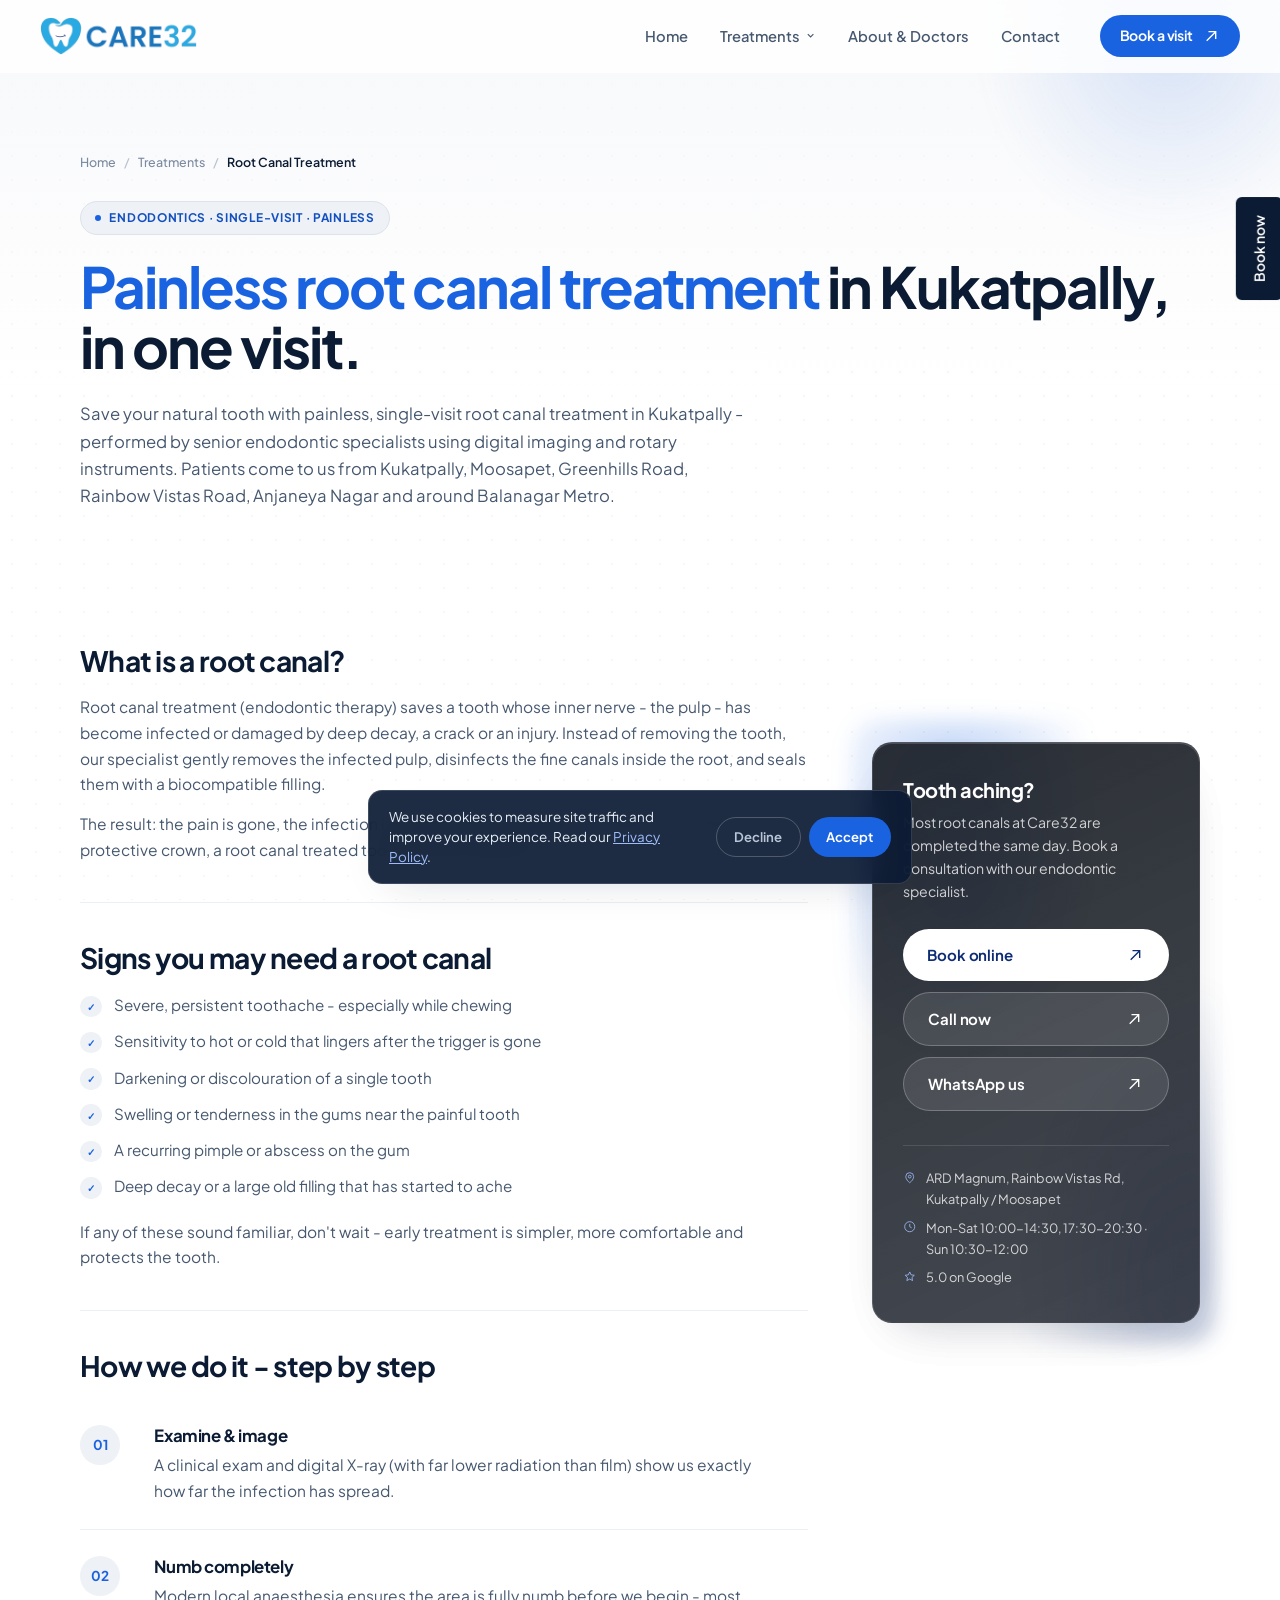
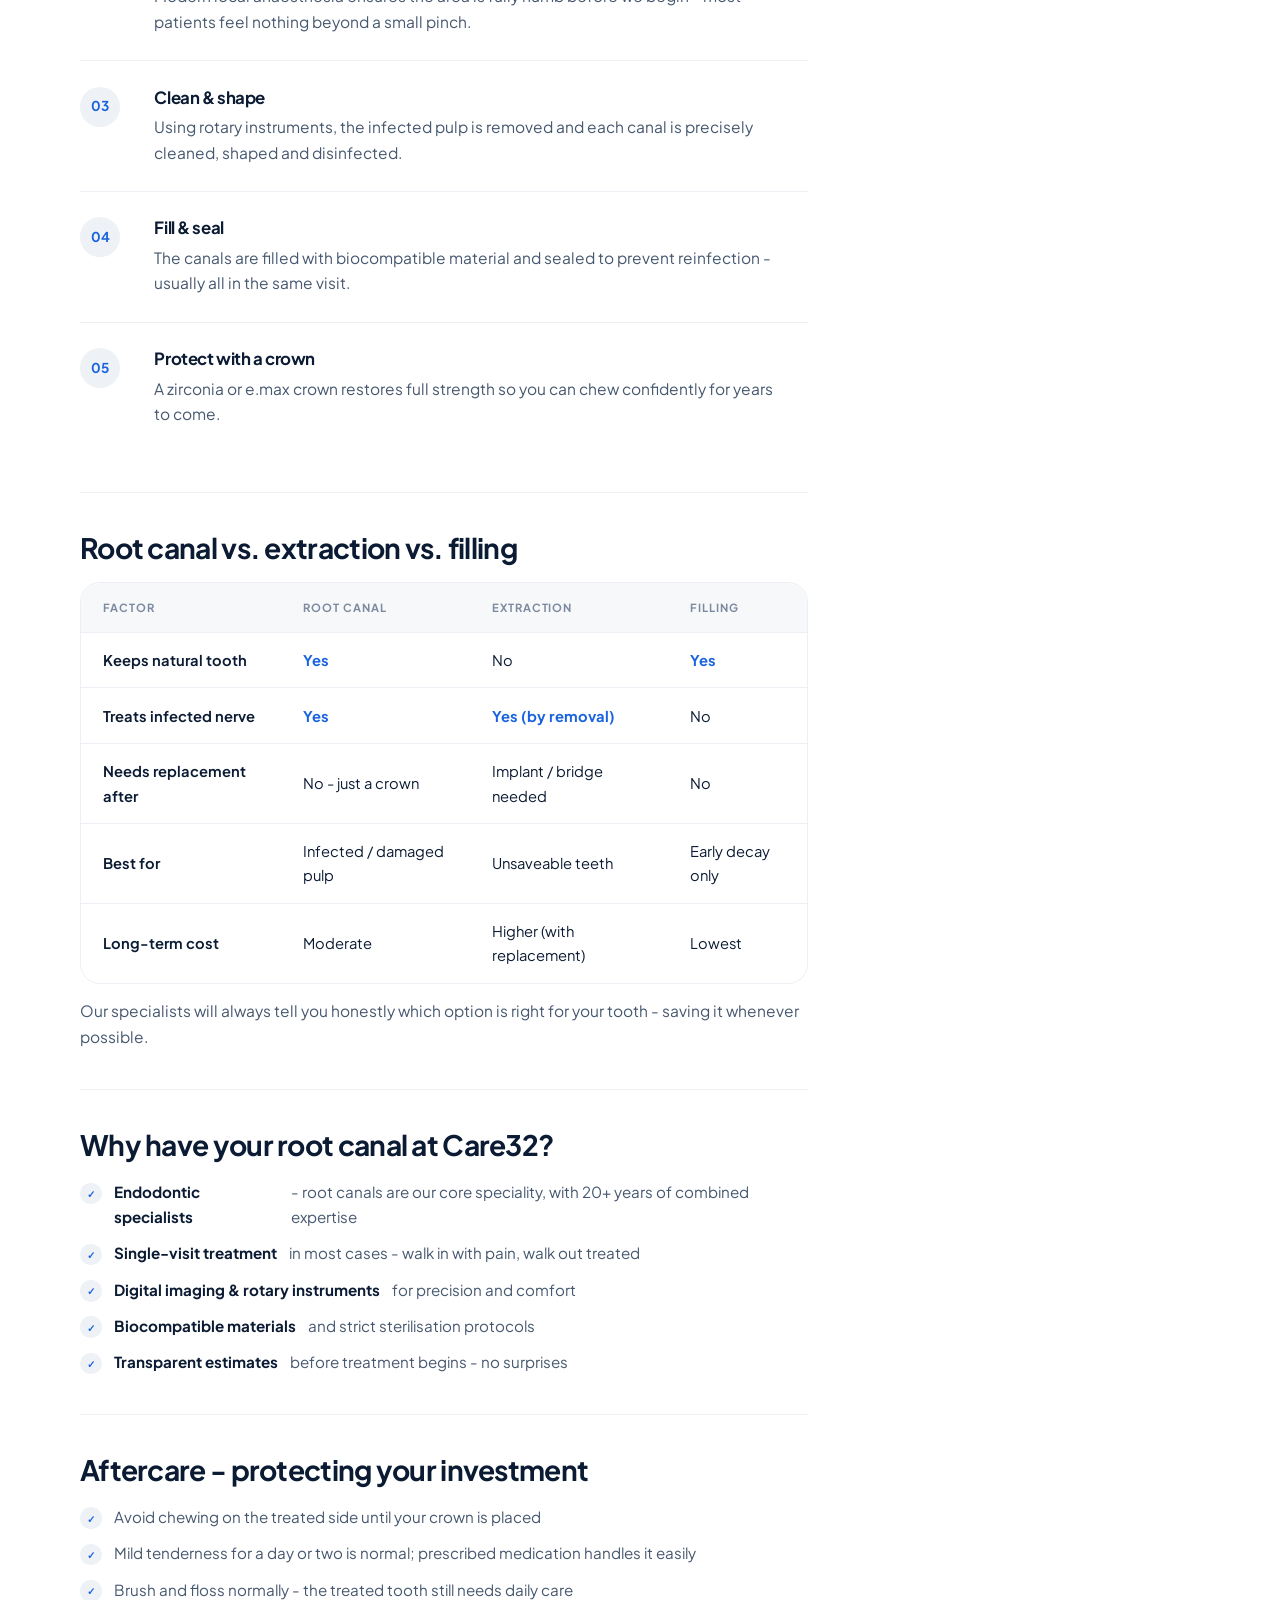
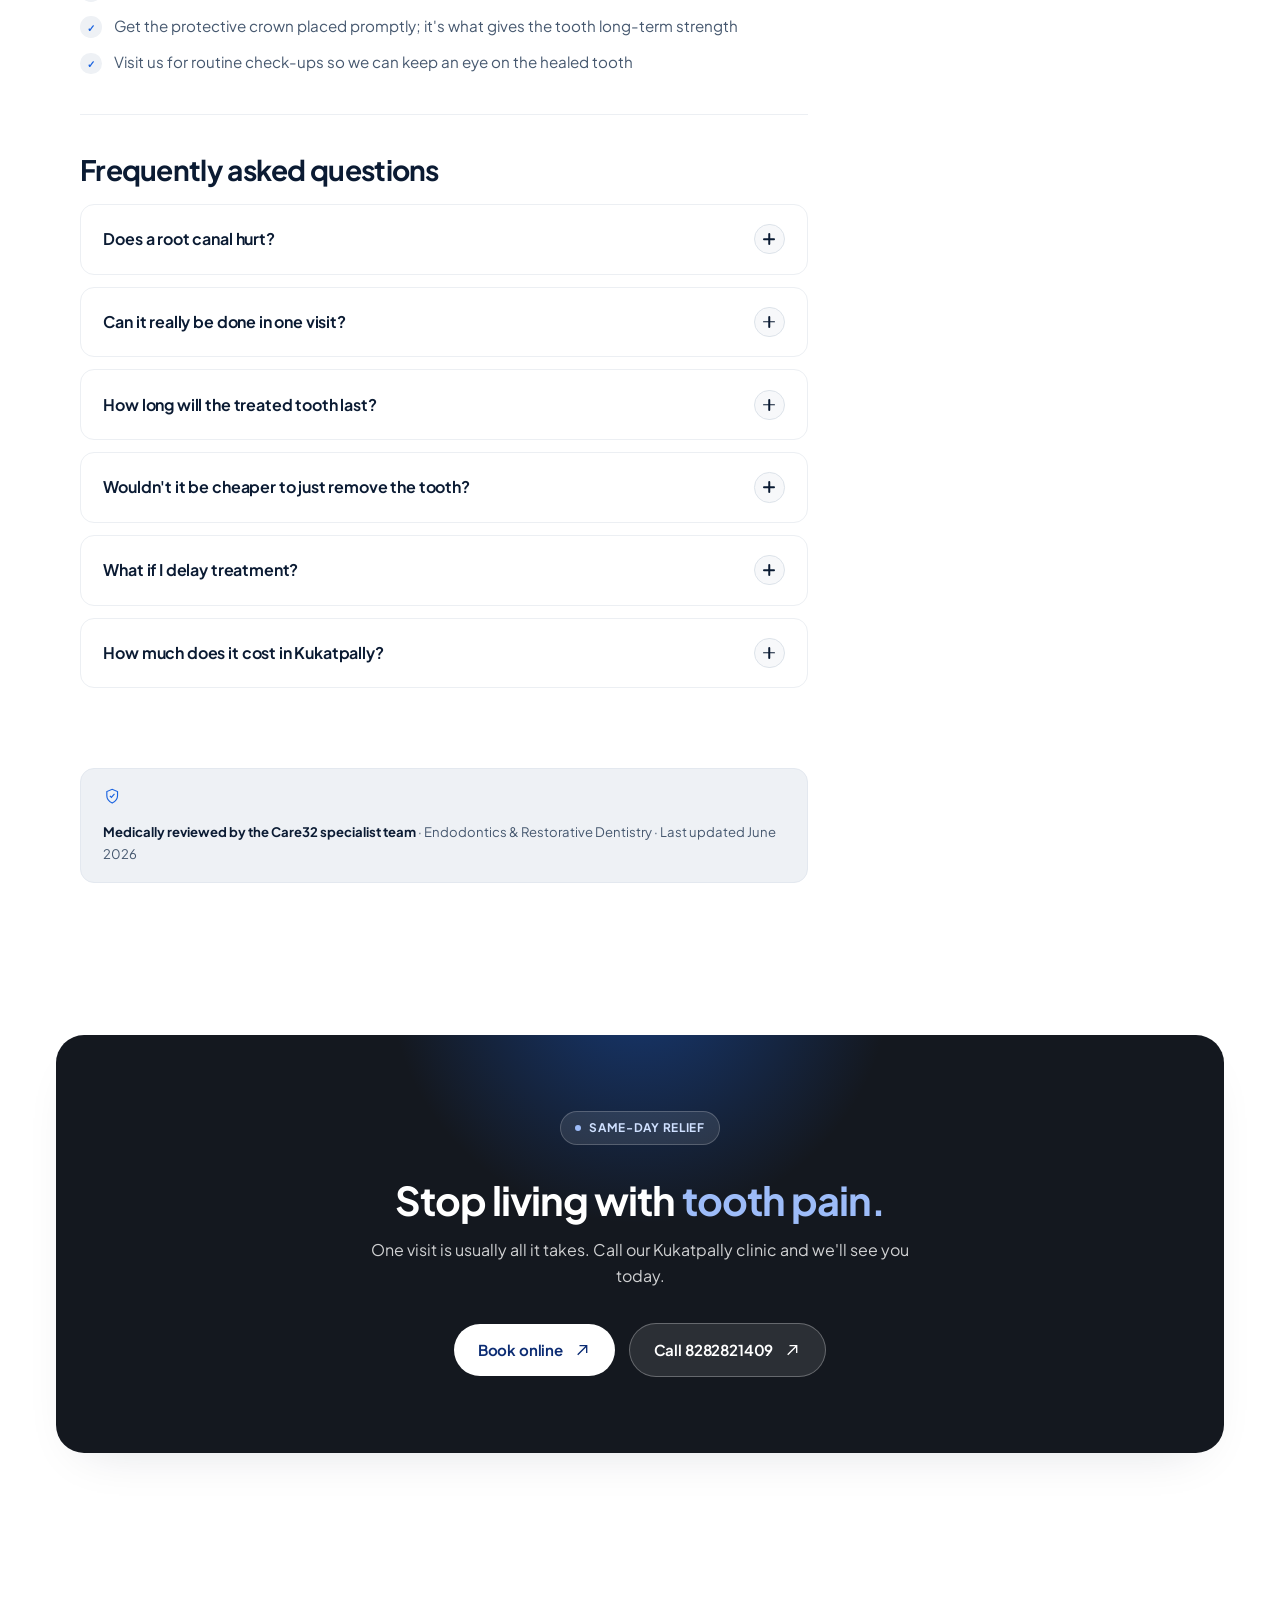
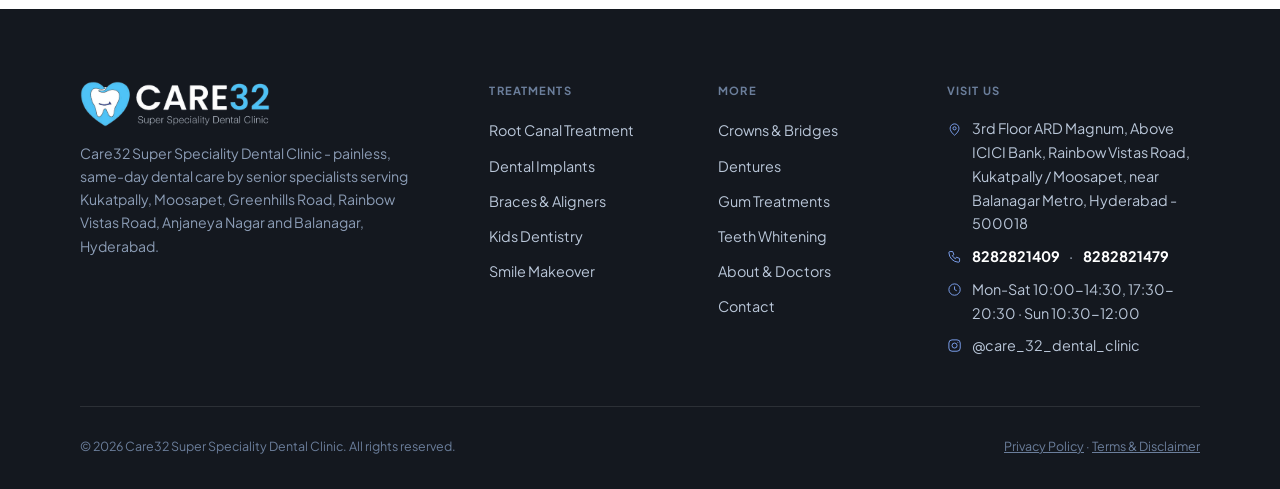
<file: website/treatments/root-canal-treatment.html>
<!DOCTYPE html>
<html lang="en-IN">
<head>
  <meta charset="UTF-8">
  <meta name="viewport" content="width=device-width, initial-scale=1.0">
  <link rel="icon" href="../favicon.svg" type="image/svg+xml">
  <link rel="mask-icon" href="../favicon.svg" color="#1A63E0">
  <link rel="apple-touch-icon" href="../favicon.svg">
  <!-- Google Tag Manager + GA4 (Consent Mode v2) -->
  <script>
    window.dataLayer = window.dataLayer || [];
    function gtag(){dataLayer.push(arguments);}
    (function(){var c;try{c=localStorage.getItem('care32-consent');}catch(e){}
      gtag('consent','default',{ad_storage:'denied',ad_user_data:'denied',ad_personalization:'denied',analytics_storage:(c==='granted')?'granted':'denied',wait_for_update:500});})();
    gtag('js', new Date());
    gtag('config','G-J74BWV9274');
  </script>
  <script async src="https://www.googletagmanager.com/gtag/js?id=G-J74BWV9274"></script>
  <script>(function(w,d,s,l,i){w[l]=w[l]||[];w[l].push({'gtm.start':new Date().getTime(),event:'gtm.js'});var f=d.getElementsByTagName(s)[0],j=d.createElement(s),dl=l!='dataLayer'?'&l='+l:'';j.async=true;j.src='https://www.googletagmanager.com/gtm.js?id='+i+dl;f.parentNode.insertBefore(j,f);})(window,document,'script','dataLayer','GTM-PZJP28C');</script>
  <!-- End Google Tag Manager + GA4 -->
  <title>Painless Root Canal Treatment in Kukatpally | Care32</title>
  <meta name="description" content="Single-visit, painless root canal treatment in Kukatpally, Hyderabad by senior endodontic specialists. Digital imaging, rotary instruments, 5★ rated. Book now.">
  <link rel="canonical" href="https://care32.co.in/treatments/root-canal-treatment.html">
  <meta property="og:type" content="website">
  <meta property="og:title" content="Painless Root Canal Treatment in Kukatpally | Care32">
  <meta property="og:description" content="Save your natural tooth without fear - single-visit, painless RCT by endodontic specialists in Kukatpally, Hyderabad.">
  <meta property="og:url" content="https://care32.co.in/treatments/root-canal-treatment.html">
  <meta property="og:locale" content="en_IN">
  <meta property="og:site_name" content="Care32 Super Speciality Dental Clinic">
  <link rel="preconnect" href="https://fonts.googleapis.com">
  <link rel="preconnect" href="https://fonts.gstatic.com" crossorigin>
  <link href="https://fonts.googleapis.com/css2?family=Plus+Jakarta+Sans:wght@400;500;600;700;800&display=swap" rel="stylesheet">
  <link rel="stylesheet" href="../css/styles.css?v=42">
  <script type="application/ld+json">
  {
    "@context": "https://schema.org",
    "@graph": [
      {
        "@type": "MedicalWebPage",
        "@id": "https://care32.co.in/treatments/root-canal-treatment.html#webpage",
        "url": "https://care32.co.in/treatments/root-canal-treatment.html",
        "name": "Painless Root Canal Treatment in Kukatpally | Care32",
        "description": "Single-visit, painless root canal treatment in Kukatpally, Hyderabad by senior endodontic specialists.",
        "about": { "@id": "https://care32.co.in/treatments/root-canal-treatment.html#procedure" },
        "provider": { "@id": "https://care32.co.in/#clinic" },
        "lastReviewed": "2026-06-12",
        "medicalAudience": { "@type": "MedicalAudience", "audienceType": "Patient" }
      },
      {
        "@type": "MedicalProcedure",
        "@id": "https://care32.co.in/treatments/root-canal-treatment.html#procedure",
        "name": "Root Canal Treatment",
        "alternateName": "Endodontic Therapy",
        "procedureType": "https://schema.org/NoninvasiveProcedure",
        "bodyLocation": "Tooth",
        "status": "https://schema.org/EventScheduled",
        "howPerformed": "The infected pulp is removed under local anaesthesia, the canals are cleaned and shaped with rotary instruments under digital imaging, then filled with biocompatible material and sealed. Most cases are completed in a single visit.",
        "preparation": "Clinical examination and digital X-ray to assess the extent of infection.",
        "followup": "A crown is usually recommended to protect the treated tooth; routine review at the next check-up."
      },
      {
        "@type": "Dentist",
        "@id": "https://care32.co.in/#clinic",
        "name": "Care32 Super Speciality Dental Clinic",
        "url": "https://care32.co.in/",
        "telephone": ["+91-8282821409", "+91-8282821479"],
        "areaServed": [
          { "@type": "Place", "name": "Kukatpally, Hyderabad" },
          { "@type": "Place", "name": "Moosapet, Hyderabad" },
          { "@type": "Place", "name": "Greenhills Road, Hyderabad" },
          { "@type": "Place", "name": "Rainbow Vistas Road, Hyderabad" },
          { "@type": "Place", "name": "Anjaneya Nagar, Hyderabad" },
          { "@type": "Place", "name": "Balanagar, Hyderabad" }
        ],
        "priceRange": "₹₹",
        "address": {
          "@type": "PostalAddress",
          "streetAddress": "3rd Floor, ARD Magnum, Above ICICI Bank, Rainbow Vistas Road",
          "addressLocality": "Kukatpally, Hyderabad",
          "addressRegion": "Telangana",
          "postalCode": "500018",
          "addressCountry": "IN"
        }
      },
      {
        "@type": "BreadcrumbList",
        "itemListElement": [
          { "@type": "ListItem", "position": 1, "name": "Home", "item": "https://care32.co.in/" },
          { "@type": "ListItem", "position": 2, "name": "Treatments", "item": "https://care32.co.in/#treatments" },
          { "@type": "ListItem", "position": 3, "name": "Root Canal Treatment", "item": "https://care32.co.in/treatments/root-canal-treatment.html" }
        ]
      },
      {
        "@type": "FAQPage",
        "mainEntity": [
          { "@type": "Question", "name": "Does a root canal hurt?", "acceptedAnswer": { "@type": "Answer", "text": "No. With modern local anaesthesia and rotary instruments, root canal treatment at Care32 feels similar to getting a routine filling. The procedure actually relieves the pain caused by the infection." } },
          { "@type": "Question", "name": "Can a root canal be done in one visit?", "acceptedAnswer": { "@type": "Answer", "text": "Yes, in most cases. Our endodontic specialists complete the majority of root canals in a single sitting using digital imaging and rotary endodontics. Complex or heavily infected teeth may need a second visit." } },
          { "@type": "Question", "name": "How long does a root canal treated tooth last?", "acceptedAnswer": { "@type": "Answer", "text": "With a protective crown and normal oral hygiene, a root canal treated tooth can last a lifetime. Success rates for modern RCT are very high." } },
          { "@type": "Question", "name": "Is it better to extract the tooth instead?", "acceptedAnswer": { "@type": "Answer", "text": "Saving your natural tooth is almost always better. Extraction creates a gap that then needs an implant or bridge, which costs more and takes longer. RCT preserves your natural bite." } },
          { "@type": "Question", "name": "What happens if I delay a root canal?", "acceptedAnswer": { "@type": "Answer", "text": "The infection can spread to the bone around the tooth, causing an abscess, swelling and stronger pain - and the tooth may no longer be saveable. Early treatment is simpler, cheaper and more comfortable." } },
          { "@type": "Question", "name": "How much does root canal treatment cost in Kukatpally?", "acceptedAnswer": { "@type": "Answer", "text": "Cost depends on which tooth is involved and the complexity of its canals. At Care32 you receive a clear, all-inclusive estimate after a short examination - before any treatment begins." } }
        ]
      }
    ]
  }
  </script>
</head>
<body>
  <!-- Google Tag Manager (noscript) -->
  <noscript><iframe src="https://www.googletagmanager.com/ns.html?id=GTM-PZJP28C" height="0" width="0" style="display:none;visibility:hidden"></iframe></noscript>
  <!-- End Google Tag Manager (noscript) -->
  <!-- NAV -->
  <header class="nav-wrap">
    <nav class="nav" aria-label="Primary">
      <a class="nav-logo" href="../index.html" aria-label="Care32 Super Speciality Dental Clinic home"><img src="../assets/img/logo-care32.png?v=1" alt="Care32 Super Speciality Dental Clinic" width="660" height="160" fetchpriority="high"></a>
      <div class="nav-links">
        <a href="../index.html">Home</a>
        <div class="nav-dd data-active">
          <button class="nav-dd-trigger" aria-expanded="false" aria-haspopup="true">Treatments
            <svg viewBox="0 0 16 16" fill="none" stroke="currentColor" stroke-width="1.6" aria-hidden="true"><path d="M4 6l4 4 4-4"/></svg>
          </button>
          <div class="nav-dd-menu" role="menu">
            <a href="../treatments/root-canal-treatment.html" role="menuitem">Root Canal Treatment</a>
            <a href="../treatments/dental-implants.html" role="menuitem">Dental Implants</a>
            <a href="../treatments/braces-and-clear-aligners.html" role="menuitem">Braces &amp; Clear Aligners</a>
            <a href="../treatments/kids-dentistry.html" role="menuitem">Kids Dentistry</a>
            <a href="../treatments/smile-makeover.html" role="menuitem">Smile Makeover</a>
            <a href="../treatments/dental-crowns-and-bridges.html" role="menuitem">Crowns &amp; Bridges</a>
            <a href="../treatments/dentures.html" role="menuitem">Dentures</a>
            <a href="../treatments/gum-disease-treatment.html" role="menuitem">Gum Treatments</a>
            <a href="../treatments/teeth-whitening.html" role="menuitem">Teeth Whitening</a>
            <a class="nav-dd-all" href="../index.html#treatments" role="menuitem">View all treatments
              <svg viewBox="0 0 16 16" fill="none" stroke="currentColor" stroke-width="1.6" aria-hidden="true"><path d="M2 8h12M9 3l5 5-5 5"/></svg>
            </a>
          </div>
        </div>
        <a href="../about.html">About&nbsp;&amp;&nbsp;Doctors</a>
        <a href="../contact.html">Contact</a>
      </div>
      <a class="btn btn-primary nav-cta" href="https://care32.setmore.com/" target="_blank" rel="noopener">
        Book a visit
        <span class="btn-orb"><svg viewBox="0 0 16 16" fill="none" stroke="currentColor" stroke-width="1.5"><path d="M3 13L13 3M5 3h8v8"/></svg></span>
      </a>
      <button class="nav-burger" aria-label="Open menu" aria-expanded="false"><span></span><span></span></button>
    </nav>
  </header>

  <div class="menu-overlay">
    <nav aria-label="Mobile">
      <a href="../index.html"><small>01</small> Home</a>
      <a href="../index.html#treatments"><small>02</small> Treatments</a>
      <div class="menu-treat">
        <a href="../treatments/root-canal-treatment.html">Root Canal</a>
        <a href="../treatments/dental-implants.html">Dental Implants</a>
        <a href="../treatments/braces-and-clear-aligners.html">Braces &amp; Aligners</a>
        <a href="../treatments/kids-dentistry.html">Kids Dentistry</a>
        <a href="../treatments/smile-makeover.html">Smile Makeover</a>
        <a href="../treatments/dental-crowns-and-bridges.html">Crowns &amp; Bridges</a>
        <a href="../treatments/dentures.html">Dentures</a>
        <a href="../treatments/gum-disease-treatment.html">Gum Treatments</a>
        <a href="../treatments/teeth-whitening.html">Teeth Whitening</a>
      </div>
      <a href="../about.html"><small>03</small> About &amp; Doctors</a>
      <a href="../contact.html"><small>04</small> Contact</a>
      <a href="tel:+918282821409"><small>05</small> Book a visit</a>
    </nav>
    <div class="menu-meta">
      3rd Floor ARD Magnum, Rainbow Vistas Road, Kukatpally / Moosapet · <a href="tel:+918282821409">8282821409</a> · <a href="tel:+918282821479">8282821479</a>
    </div>
  </div>

  <main>
    <!-- PAGE HERO -->
    <section class="page-hero">
      <div class="hero-bg" aria-hidden="true"></div>
      <div class="container">
        <ol class="breadcrumb" data-reveal>
          <li><a href="../index.html">Home</a></li>
          <li><a href="../index.html#treatments">Treatments</a></li>
          <li aria-current="page">Root Canal Treatment</li>
        </ol>
        <p class="eyebrow" data-reveal>Endodontics · Single-visit · Painless</p>
        <h1 data-reveal><em>Painless root canal treatment</em> in Kukatpally, in one visit.</h1>
        <p class="lede" data-reveal style="margin-top:1.5rem;">Save your natural tooth with painless, single-visit root canal treatment in Kukatpally - performed by senior endodontic specialists using digital imaging and rotary instruments. Patients come to us from Kukatpally, Moosapet, Greenhills Road, Rainbow Vistas Road, Anjaneya Nagar and around Balanagar Metro.</p>
      </div>
    </section>

    <section class="section-tight">
      <div class="container">
        <div class="service-layout">
          <!-- BODY -->
          <div class="service-body">
            <section data-reveal>
              <h2>What is a root canal?</h2>
              <p>Root canal treatment (endodontic therapy) saves a tooth whose inner nerve - the pulp - has become infected or damaged by deep decay, a crack or an injury. Instead of removing the tooth, our specialist gently removes the infected pulp, disinfects the fine canals inside the root, and seals them with a biocompatible filling.</p>
              <p>The result: the pain is gone, the infection is cleared, and you keep your natural tooth. With a protective crown, a root canal treated tooth can last a lifetime.</p>
            </section>

            <section data-reveal>
              <h2>Signs you may need a root canal</h2>
              <ul class="ticks">
                <li>Severe, persistent toothache - especially while chewing</li>
                <li>Sensitivity to hot or cold that lingers after the trigger is gone</li>
                <li>Darkening or discolouration of a single tooth</li>
                <li>Swelling or tenderness in the gums near the painful tooth</li>
                <li>A recurring pimple or abscess on the gum</li>
                <li>Deep decay or a large old filling that has started to ache</li>
              </ul>
              <p style="margin-top:1.25rem;">If any of these sound familiar, don't wait - early treatment is simpler, more comfortable and protects the tooth.</p>
            </section>

            <section data-reveal>
              <h2>How we do it - step by step</h2>
              <div class="steps">
                <div class="step"><div class="step-num">01</div><div><h3>Examine &amp; image</h3><p>A clinical exam and digital X-ray (with far lower radiation than film) show us exactly how far the infection has spread.</p></div></div>
                <div class="step"><div class="step-num">02</div><div><h3>Numb completely</h3><p>Modern local anaesthesia ensures the area is fully numb before we begin - most patients feel nothing beyond a small pinch.</p></div></div>
                <div class="step"><div class="step-num">03</div><div><h3>Clean &amp; shape</h3><p>Using rotary instruments, the infected pulp is removed and each canal is precisely cleaned, shaped and disinfected.</p></div></div>
                <div class="step"><div class="step-num">04</div><div><h3>Fill &amp; seal</h3><p>The canals are filled with biocompatible material and sealed to prevent reinfection - usually all in the same visit.</p></div></div>
                <div class="step"><div class="step-num">05</div><div><h3>Protect with a crown</h3><p>A zirconia or e.max crown restores full strength so you can chew confidently for years to come.</p></div></div>
              </div>
            </section>

            <section data-reveal>
              <h2>Root canal vs. extraction vs. filling</h2>
              <div class="table-shell">
                <div class="table-core">
                  <table class="data">
                    <thead><tr><th>Factor</th><th>Root Canal</th><th>Extraction</th><th>Filling</th></tr></thead>
                    <tbody>
                      <tr><td>Keeps natural tooth</td><td class="check">Yes</td><td>No</td><td class="check">Yes</td></tr>
                      <tr><td>Treats infected nerve</td><td class="check">Yes</td><td class="check">Yes (by removal)</td><td>No</td></tr>
                      <tr><td>Needs replacement after</td><td>No - just a crown</td><td>Implant / bridge needed</td><td>No</td></tr>
                      <tr><td>Best for</td><td>Infected / damaged pulp</td><td>Unsaveable teeth</td><td>Early decay only</td></tr>
                      <tr><td>Long-term cost</td><td>Moderate</td><td>Higher (with replacement)</td><td>Lowest</td></tr>
                    </tbody>
                  </table>
                </div>
              </div>
              <p class="table-note">Our specialists will always tell you honestly which option is right for your tooth - saving it whenever possible.</p>
            </section>

            <section data-reveal>
              <h2>Why have your root canal at Care32?</h2>
              <ul class="ticks">
                <li><strong>Endodontic specialists</strong> - root canals are our core speciality, with 20+ years of combined expertise</li>
                <li><strong>Single-visit treatment</strong> in most cases - walk in with pain, walk out treated</li>
                <li><strong>Digital imaging &amp; rotary instruments</strong> for precision and comfort</li>
                <li><strong>Biocompatible materials</strong> and strict sterilisation protocols</li>
                <li><strong>Transparent estimates</strong> before treatment begins - no surprises</li>
              </ul>
            </section>

            <section data-reveal>
              <h2>Aftercare - protecting your investment</h2>
              <ul class="ticks">
                <li>Avoid chewing on the treated side until your crown is placed</li>
                <li>Mild tenderness for a day or two is normal; prescribed medication handles it easily</li>
                <li>Brush and floss normally - the treated tooth still needs daily care</li>
                <li>Get the protective crown placed promptly; it's what gives the tooth long-term strength</li>
                <li>Visit us for routine check-ups so we can keep an eye on the healed tooth</li>
              </ul>
            </section>

            <section data-reveal>
              <h2>Frequently asked questions</h2>
              <div class="faq-list" style="max-width:none;">
                <div class="faq-item">
                  <button class="faq-q" aria-expanded="false">Does a root canal hurt?<span class="faq-x"></span></button>
                  <div class="faq-a"><p>No. With modern anaesthesia and rotary instruments, it feels similar to a routine filling - and it actually relieves the pain the infection was causing.</p></div>
                </div>
                <div class="faq-item">
                  <button class="faq-q" aria-expanded="false">Can it really be done in one visit?<span class="faq-x"></span></button>
                  <div class="faq-a"><p>Yes, in most cases. Our specialists complete the majority of root canals in a single sitting. Complex or heavily infected teeth may need a second short visit.</p></div>
                </div>
                <div class="faq-item">
                  <button class="faq-q" aria-expanded="false">How long will the treated tooth last?<span class="faq-x"></span></button>
                  <div class="faq-a"><p>With a protective crown and normal oral hygiene, a root canal treated tooth can last a lifetime.</p></div>
                </div>
                <div class="faq-item">
                  <button class="faq-q" aria-expanded="false">Wouldn't it be cheaper to just remove the tooth?<span class="faq-x"></span></button>
                  <div class="faq-a"><p>Extraction looks cheaper at first, but the gap then needs an implant or bridge - which costs more overall. Saving your natural tooth is almost always the better long-term decision.</p></div>
                </div>
                <div class="faq-item">
                  <button class="faq-q" aria-expanded="false">What if I delay treatment?<span class="faq-x"></span></button>
                  <div class="faq-a"><p>The infection can spread into the surrounding bone, causing an abscess and swelling - and the tooth may become unsaveable. Earlier is always easier.</p></div>
                </div>
                <div class="faq-item">
                  <button class="faq-q" aria-expanded="false">How much does it cost in Kukatpally?<span class="faq-x"></span></button>
                  <div class="faq-a"><p>It depends on which tooth is involved and how complex its canals are. After a short examination we give you a clear, all-inclusive estimate - before anything begins.</p></div>
                </div>
              </div>
            </section>

            <div class="review-byline" data-reveal>
              <span><svg class="ico" viewBox="0 0 24 24" fill="none" stroke="currentColor" stroke-width="1.5" aria-hidden="true"><path d="M12 21c-4.5-2.2-7-5.5-7-9.5V6l7-3 7 3v5.5c0 4-2.5 7.3-7 9.5z"/><path d="M9 11.5l2 2 4-4.5"/></svg></span>
              <span><strong>Medically reviewed by the Care32 specialist team</strong> · Endodontics &amp; Restorative Dentistry · Last updated June 2026</span>
            </div>
          </div>

          <!-- SIDEBAR -->
          <aside class="book-card" data-reveal>
            <div class="book-shell">
              <div class="book-core">
                <h3>Tooth aching?</h3>
                <p>Most root canals at Care32 are completed the same day. Book a consultation with our endodontic specialist.</p>
                <a class="btn btn-light" href="https://care32.setmore.com/" target="_blank" rel="noopener">Book online <span class="btn-orb"><svg viewBox="0 0 16 16" fill="none" stroke="currentColor" stroke-width="1.5"><path d="M3 13L13 3M5 3h8v8"/></svg></span></a>
                <a class="btn btn-ghost" href="tel:+918282821409">Call now <span class="btn-orb"><svg viewBox="0 0 16 16" fill="none" stroke="currentColor" stroke-width="1.5"><path d="M3 13L13 3M5 3h8v8"/></svg></span></a>
                <a class="btn btn-ghost" href="https://wa.me/918282821409" rel="noopener" target="_blank">
                  WhatsApp us
                  <span class="btn-orb"><svg viewBox="0 0 16 16" fill="none" stroke="currentColor" stroke-width="1.5"><path d="M3 13L13 3M5 3h8v8"/></svg></span>
                </a>
                <div class="book-meta">
                  <span><svg class="ico" viewBox="0 0 24 24" fill="none" stroke="currentColor" stroke-width="1.5" aria-hidden="true"><path d="M12 21s-7-5.2-7-11a7 7 0 0 1 14 0c0 5.8-7 11-7 11z"/><circle cx="12" cy="10" r="2.5"/></svg> ARD Magnum, Rainbow Vistas Rd, Kukatpally / Moosapet</span>
                  <span><svg class="ico" viewBox="0 0 24 24" fill="none" stroke="currentColor" stroke-width="1.5" aria-hidden="true"><circle cx="12" cy="12" r="9"/><path d="M12 7v5l3.5 2"/></svg> Mon-Sat 10:00-14:30, 17:30-20:30 · Sun 10:30-12:00</span>
                  <span><svg class="ico" viewBox="0 0 24 24" fill="none" stroke="currentColor" stroke-width="1.5" aria-hidden="true"><path d="M12 3.5l2.5 5.2 5.7.7-4.2 3.9 1.1 5.6-5.1-2.8-5.1 2.8 1.1-5.6L3.8 9.4l5.7-.7z"/></svg> 5.0 on Google</span>
                </div>
              </div>
            </div>
          </aside>
        </div>
      </div>
    </section>

    <!-- CTA -->
    <section class="cta-band section-tight">
      <div class="cta-shell" data-reveal>
        <div class="cta-core">
          <p class="eyebrow">Same-day relief</p>
          <h2>Stop living with <em>tooth pain.</em></h2>
          <p>One visit is usually all it takes. Call our Kukatpally clinic and we'll see you today.</p>
          <div class="hero-actions">
            <a class="btn btn-light" href="https://care32.setmore.com/" target="_blank" rel="noopener">Book online <span class="btn-orb"><svg viewBox="0 0 16 16" fill="none" stroke="currentColor" stroke-width="1.5"><path d="M3 13L13 3M5 3h8v8"/></svg></span></a>
            <a class="btn btn-ghost" href="tel:+918282821409">Call 8282821409 <span class="btn-orb"><svg viewBox="0 0 16 16" fill="none" stroke="currentColor" stroke-width="1.5"><path d="M3 13L13 3M5 3h8v8"/></svg></span></a>
          </div>
        </div>
      </div>
    </section>
  </main>

  <!-- FOOTER -->
  <footer class="footer">
    <div class="container">
      <div class="footer-grid">
        <div class="footer-brand">
          <a class="nav-logo" href="../index.html" aria-label="Care32 Super Speciality Dental Clinic home"><img src="../assets/img/logo-care32-light.png?v=1" alt="Care32 Super Speciality Dental Clinic" width="520" height="126" loading="lazy"></a>
          <p>Care32 Super Speciality Dental Clinic - painless, same-day dental care by senior specialists serving Kukatpally, Moosapet, Greenhills Road, Rainbow Vistas Road, Anjaneya Nagar and Balanagar, Hyderabad.</p>
        </div>
        <div>
          <h4>Treatments</h4>
          <ul>
            <li><a href="root-canal-treatment.html">Root Canal Treatment</a></li>
            <li><a href="dental-implants.html">Dental Implants</a></li>
            <li><a href="braces-and-clear-aligners.html">Braces &amp; Aligners</a></li>
            <li><a href="kids-dentistry.html">Kids Dentistry</a></li>
            <li><a href="smile-makeover.html">Smile Makeover</a></li>
          </ul>
        </div>
        <div>
          <h4>More</h4>
          <ul>
            <li><a href="dental-crowns-and-bridges.html">Crowns &amp; Bridges</a></li>
            <li><a href="dentures.html">Dentures</a></li>
            <li><a href="gum-disease-treatment.html">Gum Treatments</a></li>
            <li><a href="teeth-whitening.html">Teeth Whitening</a></li>
            <li><a href="../about.html">About &amp; Doctors</a></li>
            <li><a href="../contact.html">Contact</a></li>
          </ul>
        </div>
        <div>
          <h4>Visit us</h4>
          <ul class="footer-contact">
            <li><span><svg class="ico" viewBox="0 0 24 24" fill="none" stroke="currentColor" stroke-width="1.5" aria-hidden="true"><path d="M12 21s-7-5.2-7-11a7 7 0 0 1 14 0c0 5.8-7 11-7 11z"/><circle cx="12" cy="10" r="2.5"/></svg></span><span>3rd Floor ARD Magnum, Above ICICI Bank, Rainbow Vistas Road, Kukatpally / Moosapet, near Balanagar Metro, Hyderabad - 500018</span></li>
            <li><span><svg class="ico" viewBox="0 0 24 24" fill="none" stroke="currentColor" stroke-width="1.5" aria-hidden="true"><path d="M5 4h4l2 5-2.5 1.5a11 11 0 0 0 5 5L15 13l5 2v4a2 2 0 0 1-2 2A16 16 0 0 1 3 6a2 2 0 0 1 2-2z"/></svg></span><a href="tel:+918282821409"><strong>8282821409</strong></a> · <a href="tel:+918282821479"><strong>8282821479</strong></a></li>
            <li><span><svg class="ico" viewBox="0 0 24 24" fill="none" stroke="currentColor" stroke-width="1.5" aria-hidden="true"><circle cx="12" cy="12" r="9"/><path d="M12 7v5l3.5 2"/></svg></span><span>Mon-Sat 10:00-14:30, 17:30-20:30 · Sun 10:30-12:00</span></li>
            <li><span><svg class="ico" viewBox="0 0 24 24" fill="none" stroke="currentColor" stroke-width="1.5" aria-hidden="true"><rect x="3" y="3" width="18" height="18" rx="5"/><circle cx="12" cy="12" r="4"/><circle cx="17.2" cy="6.8" r="0.8" fill="currentColor" stroke="none"/></svg></span><a href="https://www.instagram.com/care_32_dental_clinic" rel="noopener" target="_blank">@care_32_dental_clinic</a></li>
          </ul>
        </div>
      </div>
      <div class="footer-bottom">
        <span>© 2026 Care32 Super Speciality Dental Clinic. All rights reserved.</span>
        <span><a href="../privacy-policy.html">Privacy Policy</a> · <a href="../terms.html">Terms &amp; Disclaimer</a></span>
      </div>
    </div>
  </footer>

  <a class="wa-float" href="https://wa.me/918282821409" rel="noopener" target="_blank" aria-label="Chat with Care32 on WhatsApp">
    <svg viewBox="0 0 24 24" fill="currentColor"><path d="M12 2a10 10 0 0 0-8.6 15.1L2 22l5-1.3A10 10 0 1 0 12 2zm5.2 14.2c-.2.6-1.3 1.2-1.8 1.2-.5.1-1 .2-3.3-.7-2.8-1.1-4.6-4-4.7-4.2-.1-.2-1.1-1.5-1.1-2.9s.7-2 1-2.3c.2-.3.5-.3.7-.3h.5c.2 0 .4 0 .6.5l.9 2.1c.1.2.1.4 0 .6l-.4.6-.5.5c-.2.2-.3.4-.1.7.2.3.8 1.4 1.8 2.2 1.3 1.1 2.3 1.5 2.6 1.6.3.1.5.1.7-.1l1-1.2c.2-.3.4-.2.7-.1l2 1c.3.1.5.2.6.4 0 .1 0 .8-.2 1.4z"/></svg>
  </a>

  <script src="../js/main.js?v=42" defer></script>
  <!-- Setmore Anywhere "Book Now" widget -->
  <script id="anywhere_book_now_script" src="https://assets.setmore.com/integration/book-now/live/v1/anywhere-book-now.js"></script>
  <button id="Anywhere_button_iframe" class="anywhere-book-now-button" style="background-color: #0B1B33; color: #fff; border: none; padding: 12px 18px; font-size: 14px; font-weight: 600; border-radius: 6px; cursor: pointer; position: fixed; right: 0; top: 25%; z-index: 80; transform: translate(30%, 0) rotate(-90deg);" data-booking-url="https://care32.setmore.com" data-new-tab="false">Book now</button>
</body>
</html>
</file>
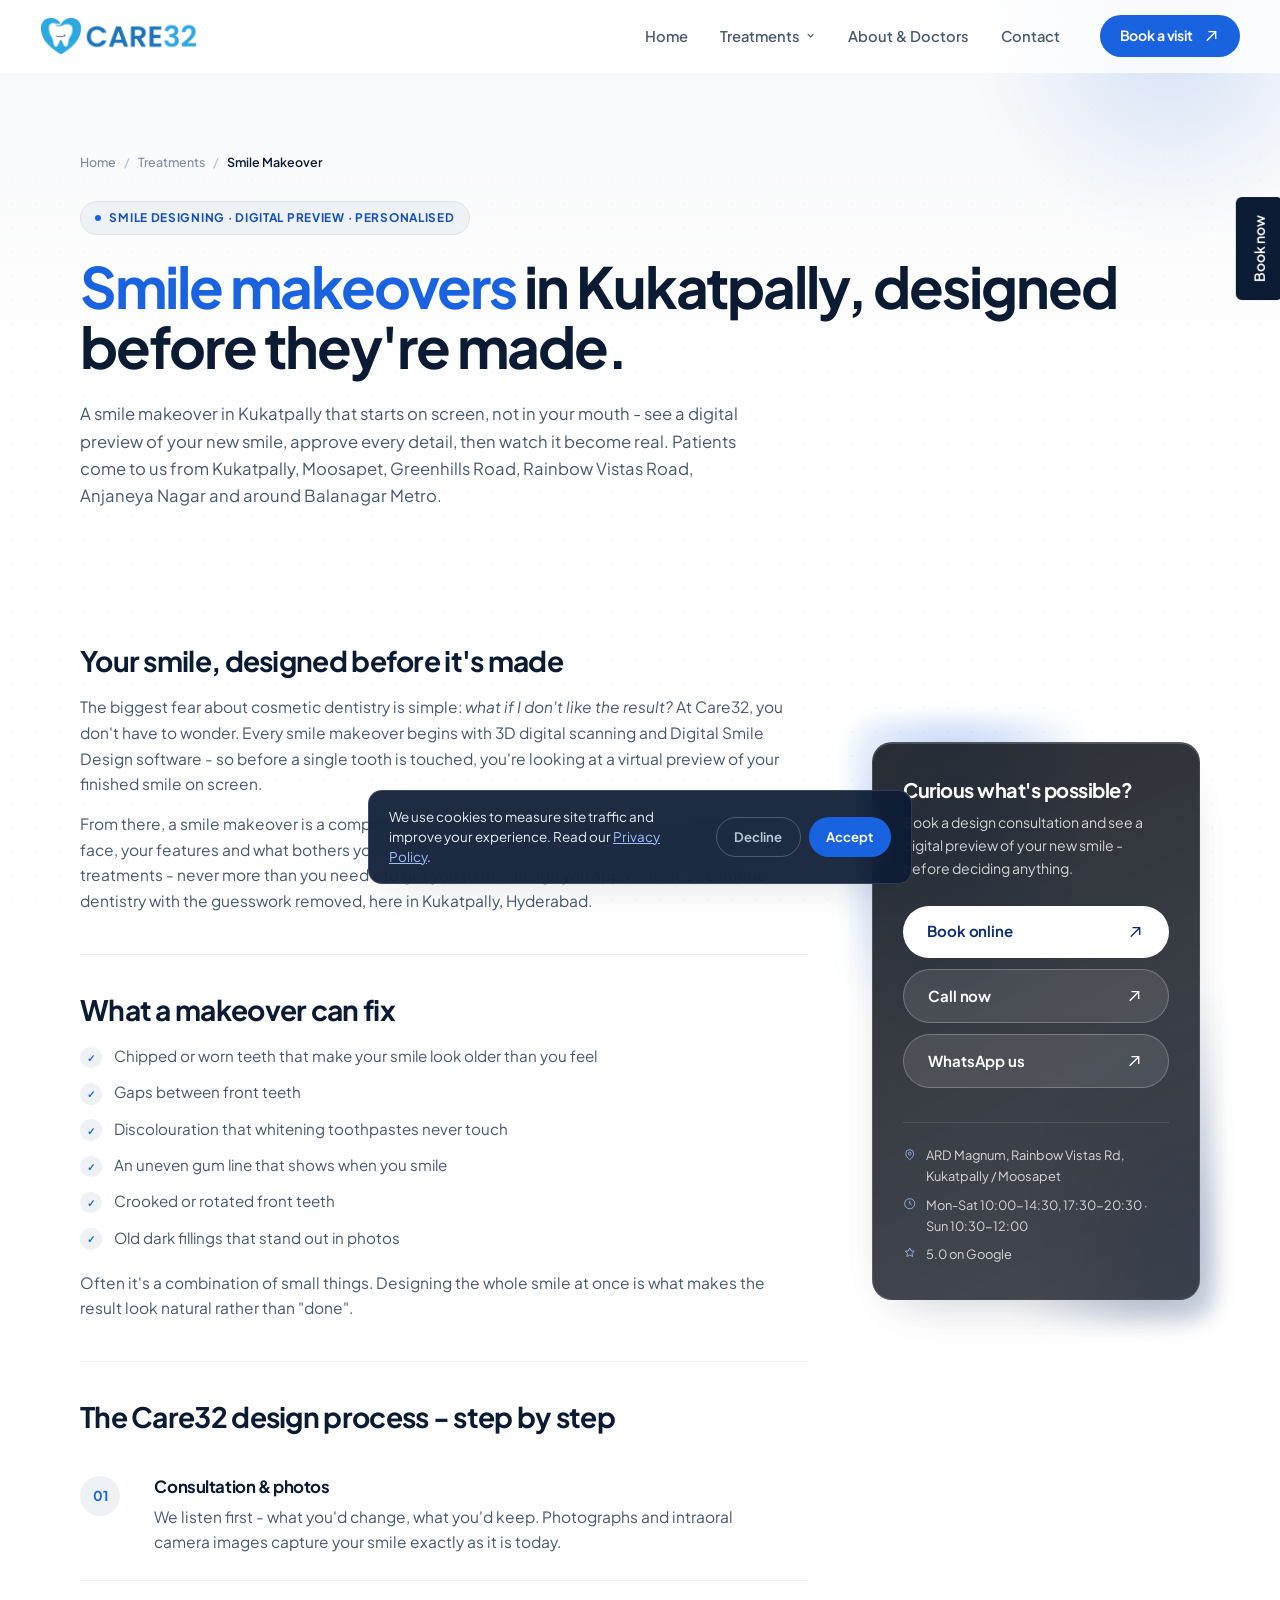
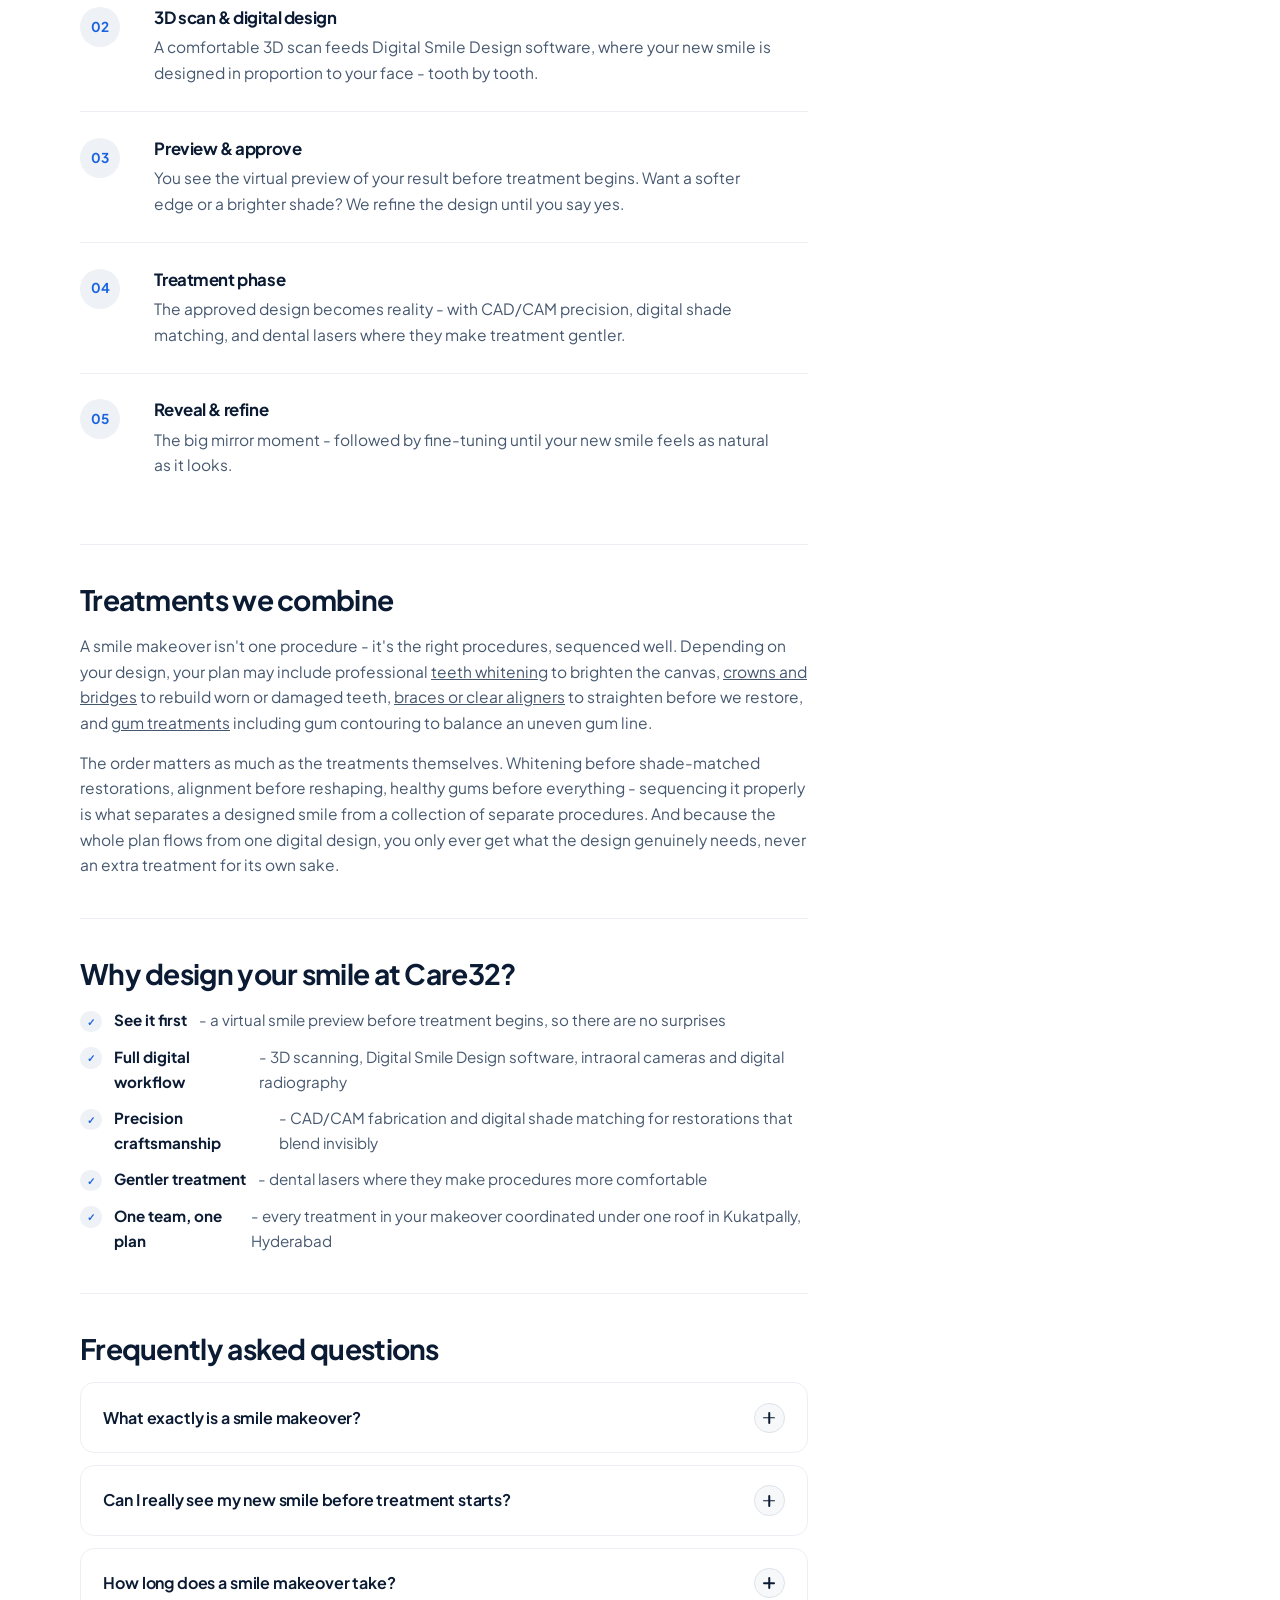
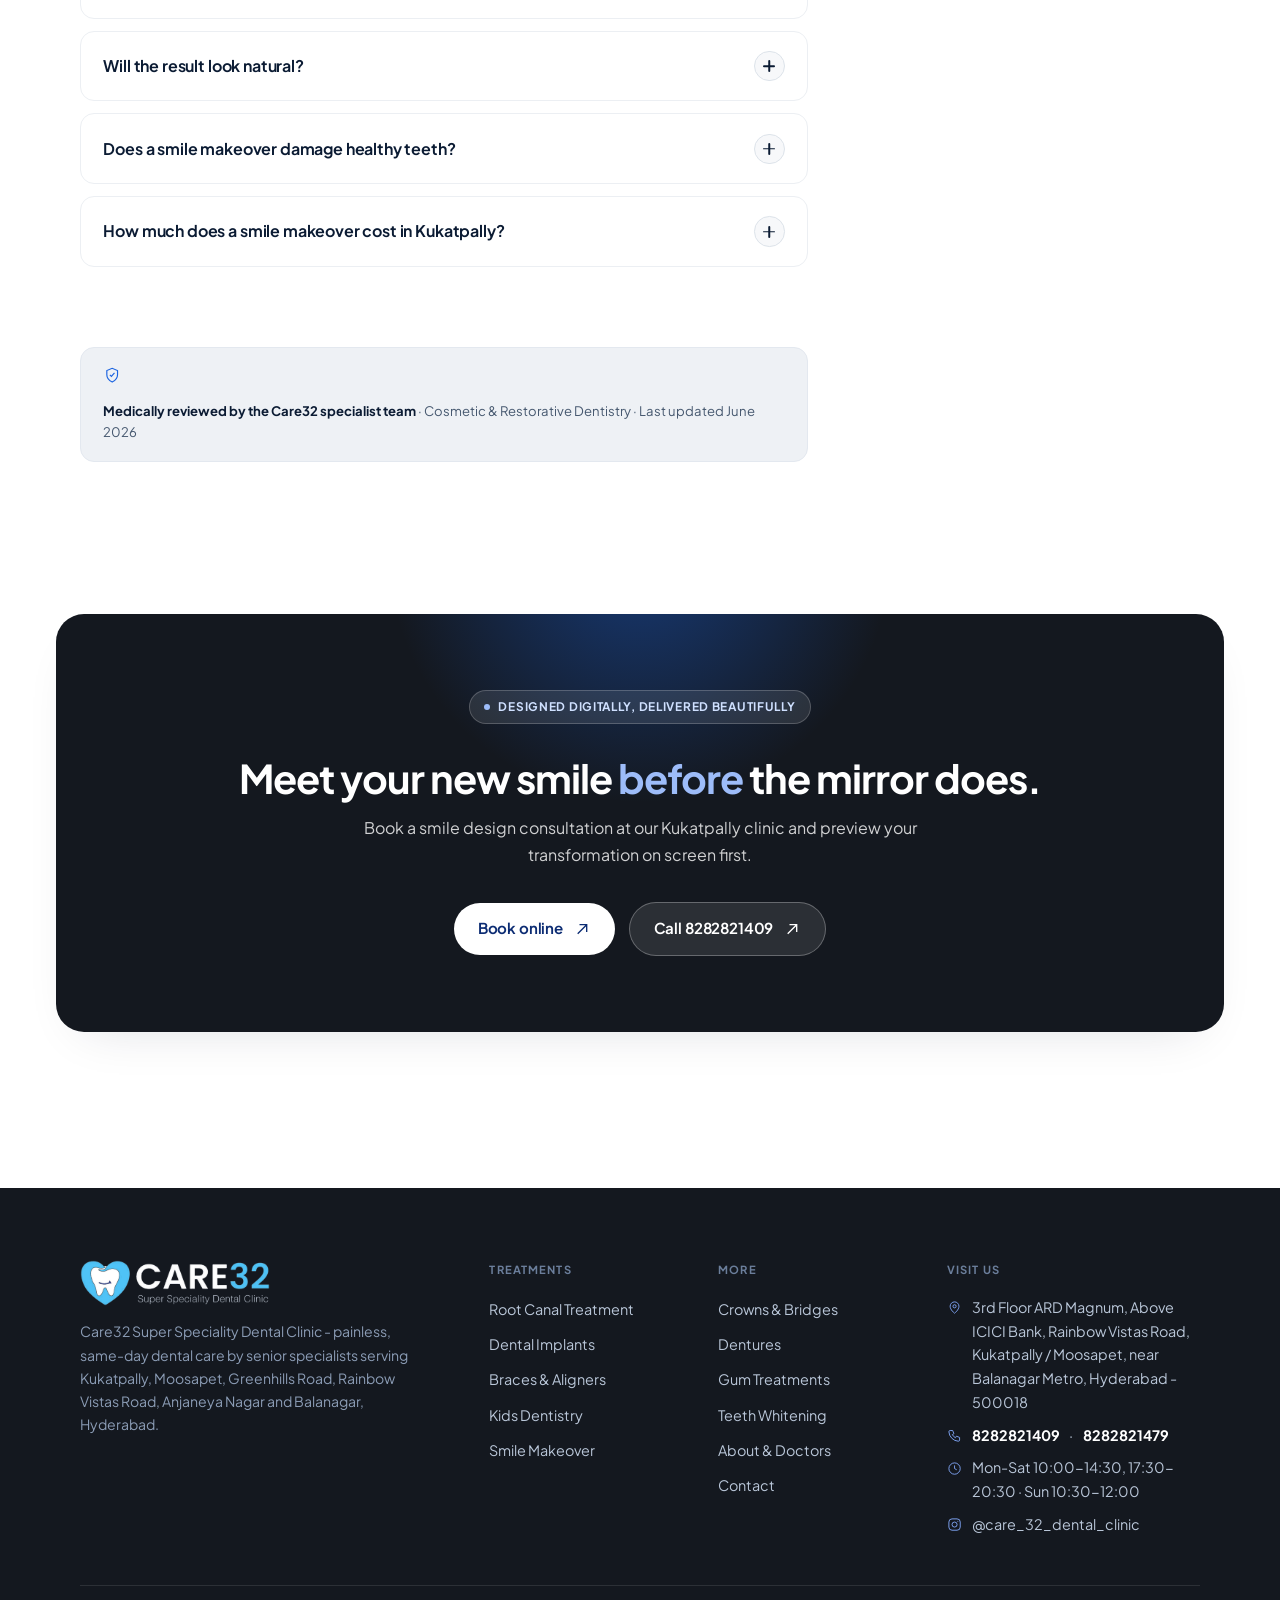
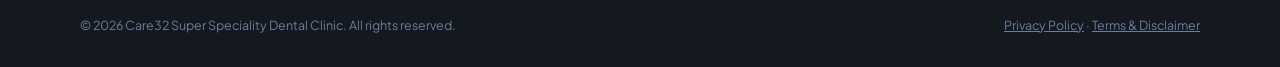
<file: website/treatments/smile-makeover.html>
<!DOCTYPE html>
<html lang="en-IN">
<head>
  <meta charset="UTF-8">
  <meta name="viewport" content="width=device-width, initial-scale=1.0">
  <link rel="icon" href="../favicon.svg" type="image/svg+xml">
  <link rel="mask-icon" href="../favicon.svg" color="#1A63E0">
  <link rel="apple-touch-icon" href="../favicon.svg">
  <!-- Google Tag Manager + GA4 (Consent Mode v2) -->
  <script>
    window.dataLayer = window.dataLayer || [];
    function gtag(){dataLayer.push(arguments);}
    (function(){var c;try{c=localStorage.getItem('care32-consent');}catch(e){}
      gtag('consent','default',{ad_storage:'denied',ad_user_data:'denied',ad_personalization:'denied',analytics_storage:(c==='granted')?'granted':'denied',wait_for_update:500});})();
    gtag('js', new Date());
    gtag('config','G-J74BWV9274');
  </script>
  <script async src="https://www.googletagmanager.com/gtag/js?id=G-J74BWV9274"></script>
  <script>(function(w,d,s,l,i){w[l]=w[l]||[];w[l].push({'gtm.start':new Date().getTime(),event:'gtm.js'});var f=d.getElementsByTagName(s)[0],j=d.createElement(s),dl=l!='dataLayer'?'&l='+l:'';j.async=true;j.src='https://www.googletagmanager.com/gtm.js?id='+i+dl;f.parentNode.insertBefore(j,f);})(window,document,'script','dataLayer','GTM-PZJP28C');</script>
  <!-- End Google Tag Manager + GA4 -->
  <title>Smile Makeover &amp; Smile Designing in Kukatpally | Care32</title>
  <meta name="description" content="Smile makeover &amp; digital smile designing in Kukatpally, Hyderabad. See your new smile in a 3D preview before treatment begins. Book a design consultation.">
  <link rel="canonical" href="https://care32.co.in/treatments/smile-makeover.html">
  <meta property="og:type" content="website">
  <meta property="og:title" content="Smile Makeover &amp; Smile Designing in Kukatpally | Care32">
  <meta property="og:description" content="Your smile, designed before it's made - Digital Smile Design, 3D scanning and a virtual preview of your result before treatment begins in Kukatpally, Hyderabad.">
  <meta property="og:url" content="https://care32.co.in/treatments/smile-makeover.html">
  <meta property="og:locale" content="en_IN">
  <meta property="og:site_name" content="Care32 Super Speciality Dental Clinic">
  <link rel="preconnect" href="https://fonts.googleapis.com">
  <link rel="preconnect" href="https://fonts.gstatic.com" crossorigin>
  <link href="https://fonts.googleapis.com/css2?family=Plus+Jakarta+Sans:wght@400;500;600;700;800&display=swap" rel="stylesheet">
  <link rel="stylesheet" href="../css/styles.css?v=42">
  <script type="application/ld+json">
  {
    "@context": "https://schema.org",
    "@graph": [
      {
        "@type": "MedicalWebPage",
        "@id": "https://care32.co.in/treatments/smile-makeover.html#webpage",
        "url": "https://care32.co.in/treatments/smile-makeover.html",
        "name": "Smile Makeover & Smile Designing in Kukatpally | Care32",
        "description": "Comprehensive, personalised smile makeovers in Kukatpally, Hyderabad - planned with Digital Smile Design and a virtual preview before treatment begins.",
        "about": { "@id": "https://care32.co.in/treatments/smile-makeover.html#procedure" },
        "provider": { "@id": "https://care32.co.in/#clinic" },
        "lastReviewed": "2026-06-12",
        "medicalAudience": { "@type": "MedicalAudience", "audienceType": "Patient" }
      },
      {
        "@type": "MedicalProcedure",
        "@id": "https://care32.co.in/treatments/smile-makeover.html#procedure",
        "name": "Smile Makeover",
        "alternateName": "Digital Smile Design",
        "procedureType": "https://schema.org/NoninvasiveProcedure",
        "bodyLocation": "Teeth and gums",
        "status": "https://schema.org/EventScheduled",
        "howPerformed": "A personalised combination of cosmetic and restorative treatments is planned digitally: photographs and a 3D intraoral scan are used with Digital Smile Design software to create a virtual preview of the result, which the patient reviews and approves before treatment begins. The plan may combine whitening, alignment, crowns or veneers and gum contouring, fabricated with CAD/CAM precision and digital shade matching.",
        "preparation": "Consultation with photographs, 3D digital scanning and digital smile design to agree the target result before any treatment starts.",
        "followup": "Review appointments to refine the result, plus routine check-ups and good daily hygiene to keep the new smile at its best."
      },
      {
        "@type": "Dentist",
        "@id": "https://care32.co.in/#clinic",
        "name": "Care32 Super Speciality Dental Clinic",
        "url": "https://care32.co.in/",
        "telephone": ["+91-8282821409", "+91-8282821479"],
        "areaServed": [
          { "@type": "Place", "name": "Kukatpally, Hyderabad" },
          { "@type": "Place", "name": "Moosapet, Hyderabad" },
          { "@type": "Place", "name": "Greenhills Road, Hyderabad" },
          { "@type": "Place", "name": "Rainbow Vistas Road, Hyderabad" },
          { "@type": "Place", "name": "Anjaneya Nagar, Hyderabad" },
          { "@type": "Place", "name": "Balanagar, Hyderabad" }
        ],
        "priceRange": "₹₹",
        "address": {
          "@type": "PostalAddress",
          "streetAddress": "3rd Floor, ARD Magnum, Above ICICI Bank, Rainbow Vistas Road",
          "addressLocality": "Kukatpally, Hyderabad",
          "addressRegion": "Telangana",
          "postalCode": "500018",
          "addressCountry": "IN"
        }
      },
      {
        "@type": "BreadcrumbList",
        "itemListElement": [
          { "@type": "ListItem", "position": 1, "name": "Home", "item": "https://care32.co.in/" },
          { "@type": "ListItem", "position": 2, "name": "Treatments", "item": "https://care32.co.in/#treatments" },
          { "@type": "ListItem", "position": 3, "name": "Smile Makeover", "item": "https://care32.co.in/treatments/smile-makeover.html" }
        ]
      },
      {
        "@type": "FAQPage",
        "mainEntity": [
          { "@type": "Question", "name": "What exactly is a smile makeover?", "acceptedAnswer": { "@type": "Answer", "text": "It's a personalised combination of treatments - which may include whitening, alignment, crowns or veneers and gum contouring - planned together as one design, rather than fixed tooth by tooth. The goal is a natural, balanced smile that suits your face." } },
          { "@type": "Question", "name": "Can I really see my new smile before treatment starts?", "acceptedAnswer": { "@type": "Answer", "text": "Yes. Using 3D digital scanning and Digital Smile Design software, we create a virtual preview of your proposed result. You review it, request changes, and approve the design before any treatment begins." } },
          { "@type": "Question", "name": "How long does a smile makeover take?", "acceptedAnswer": { "@type": "Answer", "text": "It depends entirely on what your plan combines. Whitening and bonding can be quick; cases that include alignment take longer. After your design consultation you'll have a clear, phase-by-phase timeline for your specific plan." } },
          { "@type": "Question", "name": "Will the result look natural?", "acceptedAnswer": { "@type": "Answer", "text": "That's the point of designing first. Digital shade matching and CAD/CAM fabrication let us match the colour, shape and proportions of your new smile to your face - so it looks like you, on your best day, not a row of identical white blocks." } },
          { "@type": "Question", "name": "Does a smile makeover damage healthy teeth?", "acceptedAnswer": { "@type": "Answer", "text": "We plan conservatively. Because the result is designed digitally first, we can choose the least invasive combination that achieves it - favouring whitening, alignment and minimal preparation wherever possible, and preserving healthy tooth structure." } },
          { "@type": "Question", "name": "How much does a smile makeover cost in Kukatpally?", "acceptedAnswer": { "@type": "Answer", "text": "Every makeover is a different combination of treatments, so there is no single price. After your consultation and digital design, you receive a clear, itemised estimate for your personal plan - before anything begins." } }
        ]
      }
    ]
  }
  </script>
</head>
<body>
  <!-- Google Tag Manager (noscript) -->
  <noscript><iframe src="https://www.googletagmanager.com/ns.html?id=GTM-PZJP28C" height="0" width="0" style="display:none;visibility:hidden"></iframe></noscript>
  <!-- End Google Tag Manager (noscript) -->
  <!-- NAV -->
  <header class="nav-wrap">
    <nav class="nav" aria-label="Primary">
      <a class="nav-logo" href="../index.html" aria-label="Care32 Super Speciality Dental Clinic home"><img src="../assets/img/logo-care32.png?v=1" alt="Care32 Super Speciality Dental Clinic" width="660" height="160" fetchpriority="high"></a>
      <div class="nav-links">
        <a href="../index.html">Home</a>
        <div class="nav-dd data-active">
          <button class="nav-dd-trigger" aria-expanded="false" aria-haspopup="true">Treatments
            <svg viewBox="0 0 16 16" fill="none" stroke="currentColor" stroke-width="1.6" aria-hidden="true"><path d="M4 6l4 4 4-4"/></svg>
          </button>
          <div class="nav-dd-menu" role="menu">
            <a href="../treatments/root-canal-treatment.html" role="menuitem">Root Canal Treatment</a>
            <a href="../treatments/dental-implants.html" role="menuitem">Dental Implants</a>
            <a href="../treatments/braces-and-clear-aligners.html" role="menuitem">Braces &amp; Clear Aligners</a>
            <a href="../treatments/kids-dentistry.html" role="menuitem">Kids Dentistry</a>
            <a href="../treatments/smile-makeover.html" role="menuitem">Smile Makeover</a>
            <a href="../treatments/dental-crowns-and-bridges.html" role="menuitem">Crowns &amp; Bridges</a>
            <a href="../treatments/dentures.html" role="menuitem">Dentures</a>
            <a href="../treatments/gum-disease-treatment.html" role="menuitem">Gum Treatments</a>
            <a href="../treatments/teeth-whitening.html" role="menuitem">Teeth Whitening</a>
            <a class="nav-dd-all" href="../index.html#treatments" role="menuitem">View all treatments
              <svg viewBox="0 0 16 16" fill="none" stroke="currentColor" stroke-width="1.6" aria-hidden="true"><path d="M2 8h12M9 3l5 5-5 5"/></svg>
            </a>
          </div>
        </div>
        <a href="../about.html">About&nbsp;&amp;&nbsp;Doctors</a>
        <a href="../contact.html">Contact</a>
      </div>
      <a class="btn btn-primary nav-cta" href="https://care32.setmore.com/" target="_blank" rel="noopener">
        Book a visit
        <span class="btn-orb"><svg viewBox="0 0 16 16" fill="none" stroke="currentColor" stroke-width="1.5"><path d="M3 13L13 3M5 3h8v8"/></svg></span>
      </a>
      <button class="nav-burger" aria-label="Open menu" aria-expanded="false"><span></span><span></span></button>
    </nav>
  </header>

  <div class="menu-overlay">
    <nav aria-label="Mobile">
      <a href="../index.html"><small>01</small> Home</a>
      <a href="../index.html#treatments"><small>02</small> Treatments</a>
      <div class="menu-treat">
        <a href="../treatments/root-canal-treatment.html">Root Canal</a>
        <a href="../treatments/dental-implants.html">Dental Implants</a>
        <a href="../treatments/braces-and-clear-aligners.html">Braces &amp; Aligners</a>
        <a href="../treatments/kids-dentistry.html">Kids Dentistry</a>
        <a href="../treatments/smile-makeover.html">Smile Makeover</a>
        <a href="../treatments/dental-crowns-and-bridges.html">Crowns &amp; Bridges</a>
        <a href="../treatments/dentures.html">Dentures</a>
        <a href="../treatments/gum-disease-treatment.html">Gum Treatments</a>
        <a href="../treatments/teeth-whitening.html">Teeth Whitening</a>
      </div>
      <a href="../about.html"><small>03</small> About &amp; Doctors</a>
      <a href="../contact.html"><small>04</small> Contact</a>
      <a href="tel:+918282821409"><small>05</small> Book a visit</a>
    </nav>
    <div class="menu-meta">
      3rd Floor ARD Magnum, Rainbow Vistas Road, Kukatpally / Moosapet · <a href="tel:+918282821409">8282821409</a> · <a href="tel:+918282821479">8282821479</a>
    </div>
  </div>

  <main>
    <!-- PAGE HERO -->
    <section class="page-hero">
      <div class="hero-bg" aria-hidden="true"></div>
      <div class="container">
        <ol class="breadcrumb" data-reveal>
          <li><a href="../index.html">Home</a></li>
          <li><a href="../index.html#treatments">Treatments</a></li>
          <li aria-current="page">Smile Makeover</li>
        </ol>
        <p class="eyebrow" data-reveal>Smile designing · Digital preview · Personalised</p>
        <h1 data-reveal><em>Smile makeovers</em> in Kukatpally, designed before they're made.</h1>
        <p class="lede" data-reveal style="margin-top:1.5rem;">A smile makeover in Kukatpally that starts on screen, not in your mouth - see a digital preview of your new smile, approve every detail, then watch it become real. Patients come to us from Kukatpally, Moosapet, Greenhills Road, Rainbow Vistas Road, Anjaneya Nagar and around Balanagar Metro.</p>
      </div>
    </section>

    <section class="section-tight">
      <div class="container">
        <div class="service-layout">
          <!-- BODY -->
          <div class="service-body">
            <section data-reveal>
              <h2>Your smile, designed before it's made</h2>
              <p>The biggest fear about cosmetic dentistry is simple: <em>what if I don't like the result?</em> At Care32, you don't have to wonder. Every smile makeover begins with 3D digital scanning and Digital Smile Design software - so before a single tooth is touched, you're looking at a virtual preview of your finished smile on screen.</p>
              <p>From there, a smile makeover is a comprehensive, personalised transformation: we study your face, your features and what bothers you about your current smile, then combine the right treatments - never more than you need - to get you to the design you approved. It's cosmetic dentistry with the guesswork removed, here in Kukatpally, Hyderabad.</p>
            </section>

            <section data-reveal>
              <h2>What a makeover can fix</h2>
              <ul class="ticks">
                <li>Chipped or worn teeth that make your smile look older than you feel</li>
                <li>Gaps between front teeth</li>
                <li>Discolouration that whitening toothpastes never touch</li>
                <li>An uneven gum line that shows when you smile</li>
                <li>Crooked or rotated front teeth</li>
                <li>Old dark fillings that stand out in photos</li>
              </ul>
              <p style="margin-top:1.25rem;">Often it's a combination of small things. Designing the whole smile at once is what makes the result look natural rather than "done".</p>
            </section>

            <section data-reveal>
              <h2>The Care32 design process - step by step</h2>
              <div class="steps">
                <div class="step"><div class="step-num">01</div><div><h3>Consultation &amp; photos</h3><p>We listen first - what you'd change, what you'd keep. Photographs and intraoral camera images capture your smile exactly as it is today.</p></div></div>
                <div class="step"><div class="step-num">02</div><div><h3>3D scan &amp; digital design</h3><p>A comfortable 3D scan feeds Digital Smile Design software, where your new smile is designed in proportion to your face - tooth by tooth.</p></div></div>
                <div class="step"><div class="step-num">03</div><div><h3>Preview &amp; approve</h3><p>You see the virtual preview of your result before treatment begins. Want a softer edge or a brighter shade? We refine the design until you say yes.</p></div></div>
                <div class="step"><div class="step-num">04</div><div><h3>Treatment phase</h3><p>The approved design becomes reality - with CAD/CAM precision, digital shade matching, and dental lasers where they make treatment gentler.</p></div></div>
                <div class="step"><div class="step-num">05</div><div><h3>Reveal &amp; refine</h3><p>The big mirror moment - followed by fine-tuning until your new smile feels as natural as it looks.</p></div></div>
              </div>
            </section>

            <section data-reveal>
              <h2>Treatments we combine</h2>
              <p>A smile makeover isn't one procedure - it's the right procedures, sequenced well. Depending on your design, your plan may include professional <a href="teeth-whitening.html">teeth whitening</a> to brighten the canvas, <a href="dental-crowns-and-bridges.html">crowns and bridges</a> to rebuild worn or damaged teeth, <a href="braces-and-clear-aligners.html">braces or clear aligners</a> to straighten before we restore, and <a href="gum-disease-treatment.html">gum treatments</a> including gum contouring to balance an uneven gum line.</p>
              <p>The order matters as much as the treatments themselves. Whitening before shade-matched restorations, alignment before reshaping, healthy gums before everything - sequencing it properly is what separates a designed smile from a collection of separate procedures. And because the whole plan flows from one digital design, you only ever get what the design genuinely needs, never an extra treatment for its own sake.</p>
            </section>

            <section data-reveal>
              <h2>Why design your smile at Care32?</h2>
              <ul class="ticks">
                <li><strong>See it first</strong> - a virtual smile preview before treatment begins, so there are no surprises</li>
                <li><strong>Full digital workflow</strong> - 3D scanning, Digital Smile Design software, intraoral cameras and digital radiography</li>
                <li><strong>Precision craftsmanship</strong> - CAD/CAM fabrication and digital shade matching for restorations that blend invisibly</li>
                <li><strong>Gentler treatment</strong> - dental lasers where they make procedures more comfortable</li>
                <li><strong>One team, one plan</strong> - every treatment in your makeover coordinated under one roof in Kukatpally, Hyderabad</li>
              </ul>
            </section>

            <section data-reveal>
              <h2>Frequently asked questions</h2>
              <div class="faq-list" style="max-width:none;">
                <div class="faq-item">
                  <button class="faq-q" aria-expanded="false">What exactly is a smile makeover?<span class="faq-x"></span></button>
                  <div class="faq-a"><p>It's a personalised combination of treatments - which may include whitening, alignment, crowns or veneers and gum contouring - planned together as one design, rather than fixed tooth by tooth. The goal is a natural, balanced smile that suits your face.</p></div>
                </div>
                <div class="faq-item">
                  <button class="faq-q" aria-expanded="false">Can I really see my new smile before treatment starts?<span class="faq-x"></span></button>
                  <div class="faq-a"><p>Yes. Using 3D digital scanning and Digital Smile Design software, we create a virtual preview of your proposed result. You review it, request changes, and approve the design before any treatment begins.</p></div>
                </div>
                <div class="faq-item">
                  <button class="faq-q" aria-expanded="false">How long does a smile makeover take?<span class="faq-x"></span></button>
                  <div class="faq-a"><p>It depends entirely on what your plan combines. Whitening and bonding can be quick; cases that include alignment take longer. After your design consultation you'll have a clear, phase-by-phase timeline for your specific plan.</p></div>
                </div>
                <div class="faq-item">
                  <button class="faq-q" aria-expanded="false">Will the result look natural?<span class="faq-x"></span></button>
                  <div class="faq-a"><p>That's the point of designing first. Digital shade matching and CAD/CAM fabrication let us match the colour, shape and proportions of your new smile to your face - so it looks like you, on your best day, not a row of identical white blocks.</p></div>
                </div>
                <div class="faq-item">
                  <button class="faq-q" aria-expanded="false">Does a smile makeover damage healthy teeth?<span class="faq-x"></span></button>
                  <div class="faq-a"><p>We plan conservatively. Because the result is designed digitally first, we can choose the least invasive combination that achieves it - favouring whitening, alignment and minimal preparation wherever possible, and preserving healthy tooth structure.</p></div>
                </div>
                <div class="faq-item">
                  <button class="faq-q" aria-expanded="false">How much does a smile makeover cost in Kukatpally?<span class="faq-x"></span></button>
                  <div class="faq-a"><p>Every makeover is a different combination of treatments, so there is no single price. After your consultation and digital design, you receive a clear, itemised estimate for your personal plan - before anything begins.</p></div>
                </div>
              </div>
            </section>

            <div class="review-byline" data-reveal>
              <span><svg class="ico" viewBox="0 0 24 24" fill="none" stroke="currentColor" stroke-width="1.5" aria-hidden="true"><path d="M12 21c-4.5-2.2-7-5.5-7-9.5V6l7-3 7 3v5.5c0 4-2.5 7.3-7 9.5z"/><path d="M9 11.5l2 2 4-4.5"/></svg></span>
              <span><strong>Medically reviewed by the Care32 specialist team</strong> · Cosmetic &amp; Restorative Dentistry · Last updated June 2026</span>
            </div>
          </div>

          <!-- SIDEBAR -->
          <aside class="book-card" data-reveal>
            <div class="book-shell">
              <div class="book-core">
                <h3>Curious what's possible?</h3>
                <p>Book a design consultation and see a digital preview of your new smile - before deciding anything.</p>
                <a class="btn btn-light" href="https://care32.setmore.com/" target="_blank" rel="noopener">Book online <span class="btn-orb"><svg viewBox="0 0 16 16" fill="none" stroke="currentColor" stroke-width="1.5"><path d="M3 13L13 3M5 3h8v8"/></svg></span></a>
                <a class="btn btn-ghost" href="tel:+918282821409">Call now <span class="btn-orb"><svg viewBox="0 0 16 16" fill="none" stroke="currentColor" stroke-width="1.5"><path d="M3 13L13 3M5 3h8v8"/></svg></span></a>
                <a class="btn btn-ghost" href="https://wa.me/918282821409" rel="noopener" target="_blank">
                  WhatsApp us
                  <span class="btn-orb"><svg viewBox="0 0 16 16" fill="none" stroke="currentColor" stroke-width="1.5"><path d="M3 13L13 3M5 3h8v8"/></svg></span>
                </a>
                <div class="book-meta">
                  <span><svg class="ico" viewBox="0 0 24 24" fill="none" stroke="currentColor" stroke-width="1.5" aria-hidden="true"><path d="M12 21s-7-5.2-7-11a7 7 0 0 1 14 0c0 5.8-7 11-7 11z"/><circle cx="12" cy="10" r="2.5"/></svg> ARD Magnum, Rainbow Vistas Rd, Kukatpally / Moosapet</span>
                  <span><svg class="ico" viewBox="0 0 24 24" fill="none" stroke="currentColor" stroke-width="1.5" aria-hidden="true"><circle cx="12" cy="12" r="9"/><path d="M12 7v5l3.5 2"/></svg> Mon-Sat 10:00-14:30, 17:30-20:30 · Sun 10:30-12:00</span>
                  <span><svg class="ico" viewBox="0 0 24 24" fill="none" stroke="currentColor" stroke-width="1.5" aria-hidden="true"><path d="M12 3.5l2.5 5.2 5.7.7-4.2 3.9 1.1 5.6-5.1-2.8-5.1 2.8 1.1-5.6L3.8 9.4l5.7-.7z"/></svg> 5.0 on Google</span>
                </div>
              </div>
            </div>
          </aside>
        </div>
      </div>
    </section>

    <!-- CTA -->
    <section class="cta-band section-tight">
      <div class="cta-shell" data-reveal>
        <div class="cta-core">
          <p class="eyebrow">Designed digitally, delivered beautifully</p>
          <h2>Meet your new smile <em>before</em> the mirror does.</h2>
          <p>Book a smile design consultation at our Kukatpally clinic and preview your transformation on screen first.</p>
          <div class="hero-actions">
            <a class="btn btn-light" href="https://care32.setmore.com/" target="_blank" rel="noopener">Book online <span class="btn-orb"><svg viewBox="0 0 16 16" fill="none" stroke="currentColor" stroke-width="1.5"><path d="M3 13L13 3M5 3h8v8"/></svg></span></a>
            <a class="btn btn-ghost" href="tel:+918282821409">Call 8282821409 <span class="btn-orb"><svg viewBox="0 0 16 16" fill="none" stroke="currentColor" stroke-width="1.5"><path d="M3 13L13 3M5 3h8v8"/></svg></span></a>
          </div>
        </div>
      </div>
    </section>
  </main>

  <!-- FOOTER -->
  <footer class="footer">
    <div class="container">
      <div class="footer-grid">
        <div class="footer-brand">
          <a class="nav-logo" href="../index.html" aria-label="Care32 Super Speciality Dental Clinic home"><img src="../assets/img/logo-care32-light.png?v=1" alt="Care32 Super Speciality Dental Clinic" width="520" height="126" loading="lazy"></a>
          <p>Care32 Super Speciality Dental Clinic - painless, same-day dental care by senior specialists serving Kukatpally, Moosapet, Greenhills Road, Rainbow Vistas Road, Anjaneya Nagar and Balanagar, Hyderabad.</p>
        </div>
        <div>
          <h4>Treatments</h4>
          <ul>
            <li><a href="root-canal-treatment.html">Root Canal Treatment</a></li>
            <li><a href="dental-implants.html">Dental Implants</a></li>
            <li><a href="braces-and-clear-aligners.html">Braces &amp; Aligners</a></li>
            <li><a href="kids-dentistry.html">Kids Dentistry</a></li>
            <li><a href="smile-makeover.html">Smile Makeover</a></li>
          </ul>
        </div>
        <div>
          <h4>More</h4>
          <ul>
            <li><a href="dental-crowns-and-bridges.html">Crowns &amp; Bridges</a></li>
            <li><a href="dentures.html">Dentures</a></li>
            <li><a href="gum-disease-treatment.html">Gum Treatments</a></li>
            <li><a href="teeth-whitening.html">Teeth Whitening</a></li>
            <li><a href="../about.html">About &amp; Doctors</a></li>
            <li><a href="../contact.html">Contact</a></li>
          </ul>
        </div>
        <div>
          <h4>Visit us</h4>
          <ul class="footer-contact">
            <li><span><svg class="ico" viewBox="0 0 24 24" fill="none" stroke="currentColor" stroke-width="1.5" aria-hidden="true"><path d="M12 21s-7-5.2-7-11a7 7 0 0 1 14 0c0 5.8-7 11-7 11z"/><circle cx="12" cy="10" r="2.5"/></svg></span><span>3rd Floor ARD Magnum, Above ICICI Bank, Rainbow Vistas Road, Kukatpally / Moosapet, near Balanagar Metro, Hyderabad - 500018</span></li>
            <li><span><svg class="ico" viewBox="0 0 24 24" fill="none" stroke="currentColor" stroke-width="1.5" aria-hidden="true"><path d="M5 4h4l2 5-2.5 1.5a11 11 0 0 0 5 5L15 13l5 2v4a2 2 0 0 1-2 2A16 16 0 0 1 3 6a2 2 0 0 1 2-2z"/></svg></span><a href="tel:+918282821409"><strong>8282821409</strong></a> · <a href="tel:+918282821479"><strong>8282821479</strong></a></li>
            <li><span><svg class="ico" viewBox="0 0 24 24" fill="none" stroke="currentColor" stroke-width="1.5" aria-hidden="true"><circle cx="12" cy="12" r="9"/><path d="M12 7v5l3.5 2"/></svg></span><span>Mon-Sat 10:00-14:30, 17:30-20:30 · Sun 10:30-12:00</span></li>
            <li><span><svg class="ico" viewBox="0 0 24 24" fill="none" stroke="currentColor" stroke-width="1.5" aria-hidden="true"><rect x="3" y="3" width="18" height="18" rx="5"/><circle cx="12" cy="12" r="4"/><circle cx="17.2" cy="6.8" r="0.8" fill="currentColor" stroke="none"/></svg></span><a href="https://www.instagram.com/care_32_dental_clinic" rel="noopener" target="_blank">@care_32_dental_clinic</a></li>
          </ul>
        </div>
      </div>
      <div class="footer-bottom">
        <span>© 2026 Care32 Super Speciality Dental Clinic. All rights reserved.</span>
        <span><a href="../privacy-policy.html">Privacy Policy</a> · <a href="../terms.html">Terms &amp; Disclaimer</a></span>
      </div>
    </div>
  </footer>

  <a class="wa-float" href="https://wa.me/918282821409" rel="noopener" target="_blank" aria-label="Chat with Care32 on WhatsApp">
    <svg viewBox="0 0 24 24" fill="currentColor"><path d="M12 2a10 10 0 0 0-8.6 15.1L2 22l5-1.3A10 10 0 1 0 12 2zm5.2 14.2c-.2.6-1.3 1.2-1.8 1.2-.5.1-1 .2-3.3-.7-2.8-1.1-4.6-4-4.7-4.2-.1-.2-1.1-1.5-1.1-2.9s.7-2 1-2.3c.2-.3.5-.3.7-.3h.5c.2 0 .4 0 .6.5l.9 2.1c.1.2.1.4 0 .6l-.4.6-.5.5c-.2.2-.3.4-.1.7.2.3.8 1.4 1.8 2.2 1.3 1.1 2.3 1.5 2.6 1.6.3.1.5.1.7-.1l1-1.2c.2-.3.4-.2.7-.1l2 1c.3.1.5.2.6.4 0 .1 0 .8-.2 1.4z"/></svg>
  </a>

  <script src="../js/main.js?v=42" defer></script>
  <!-- Setmore Anywhere "Book Now" widget -->
  <script id="anywhere_book_now_script" src="https://assets.setmore.com/integration/book-now/live/v1/anywhere-book-now.js"></script>
  <button id="Anywhere_button_iframe" class="anywhere-book-now-button" style="background-color: #0B1B33; color: #fff; border: none; padding: 12px 18px; font-size: 14px; font-weight: 600; border-radius: 6px; cursor: pointer; position: fixed; right: 0; top: 25%; z-index: 80; transform: translate(30%, 0) rotate(-90deg);" data-booking-url="https://care32.setmore.com" data-new-tab="false">Book now</button>
</body>
</html>
</file>
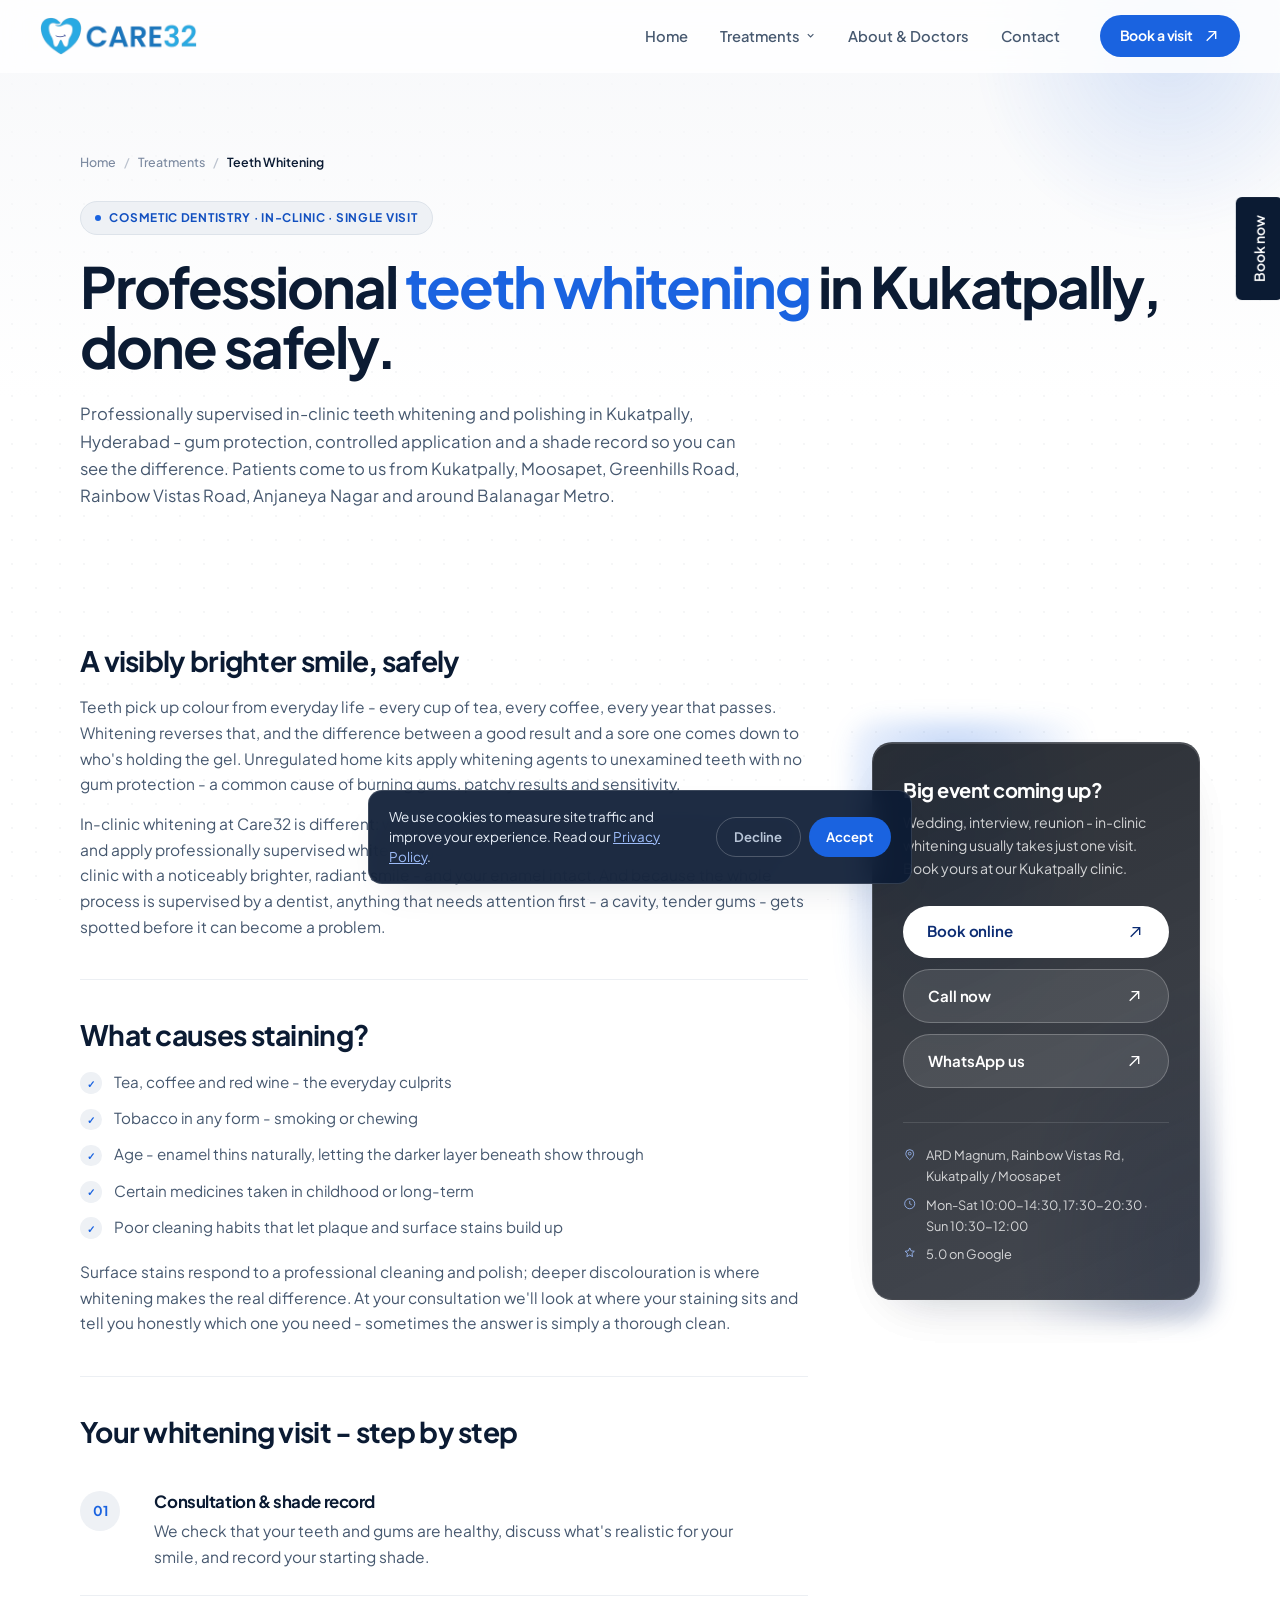
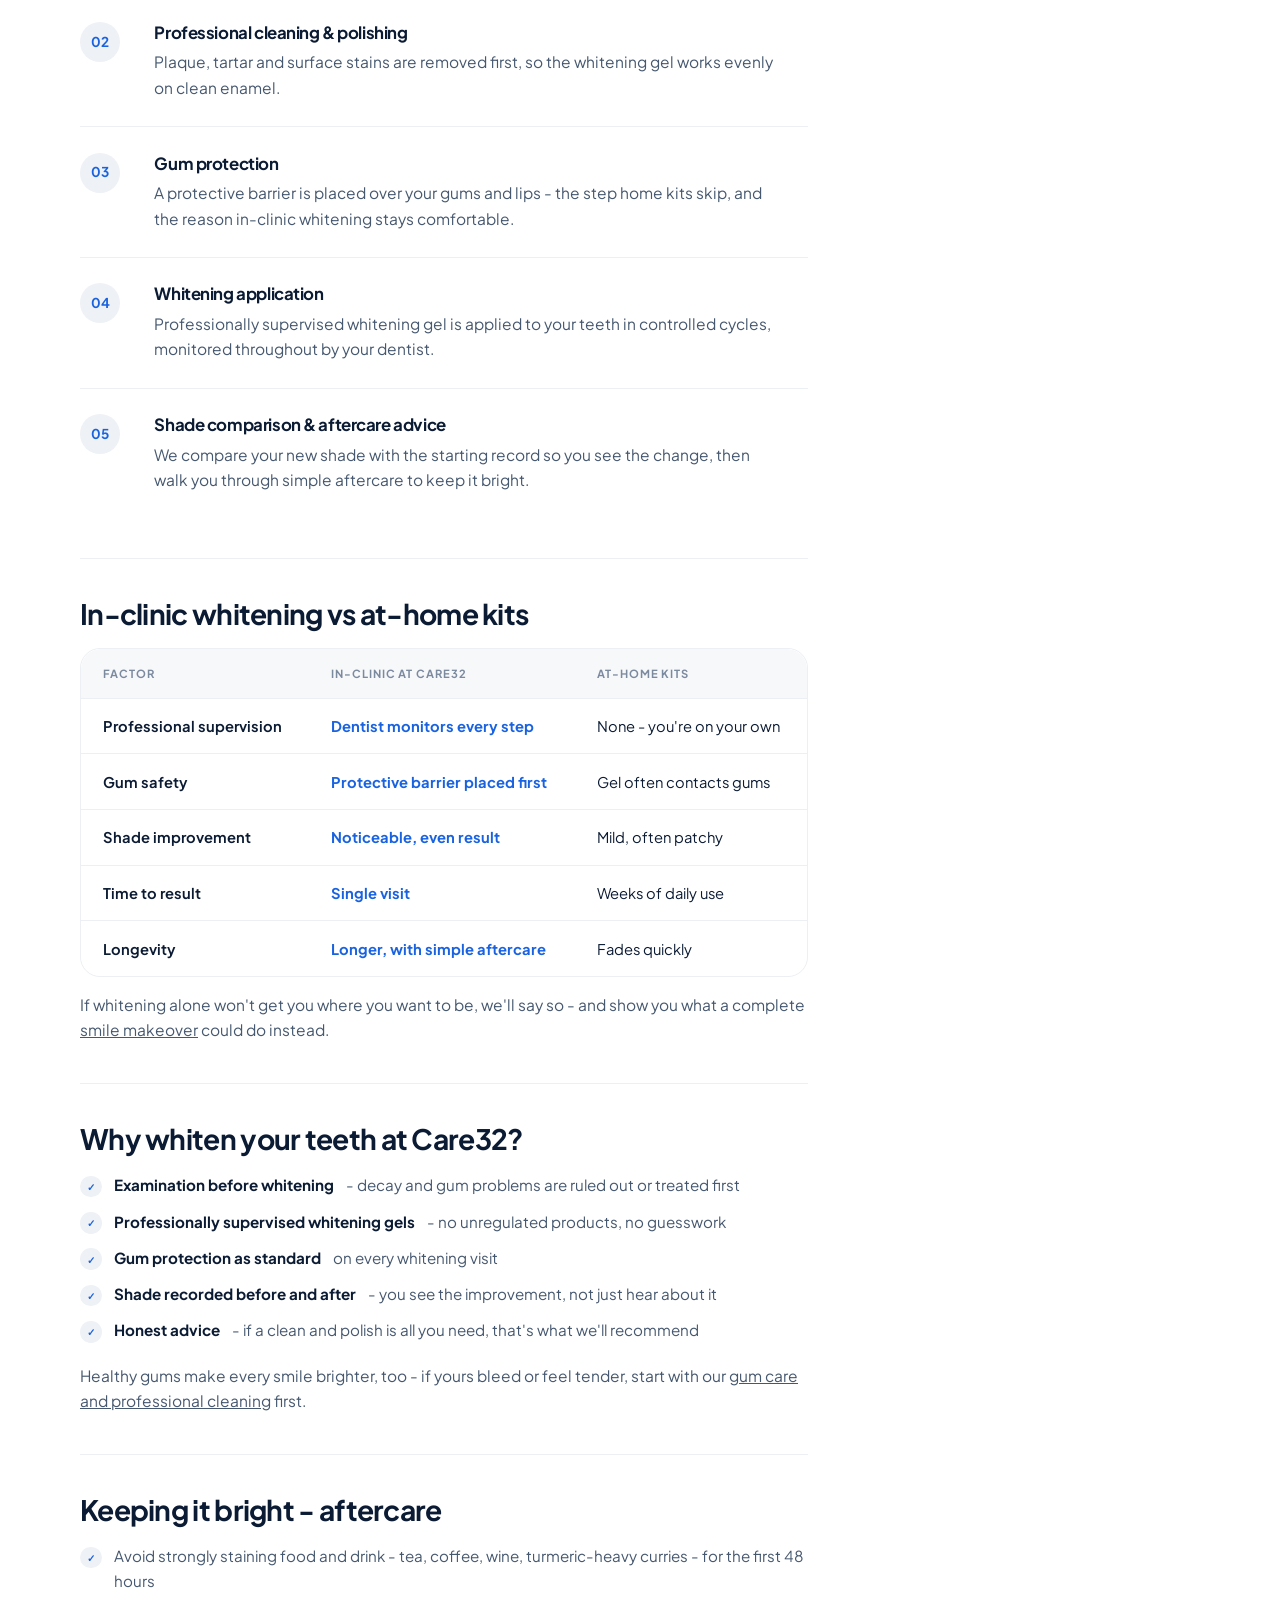
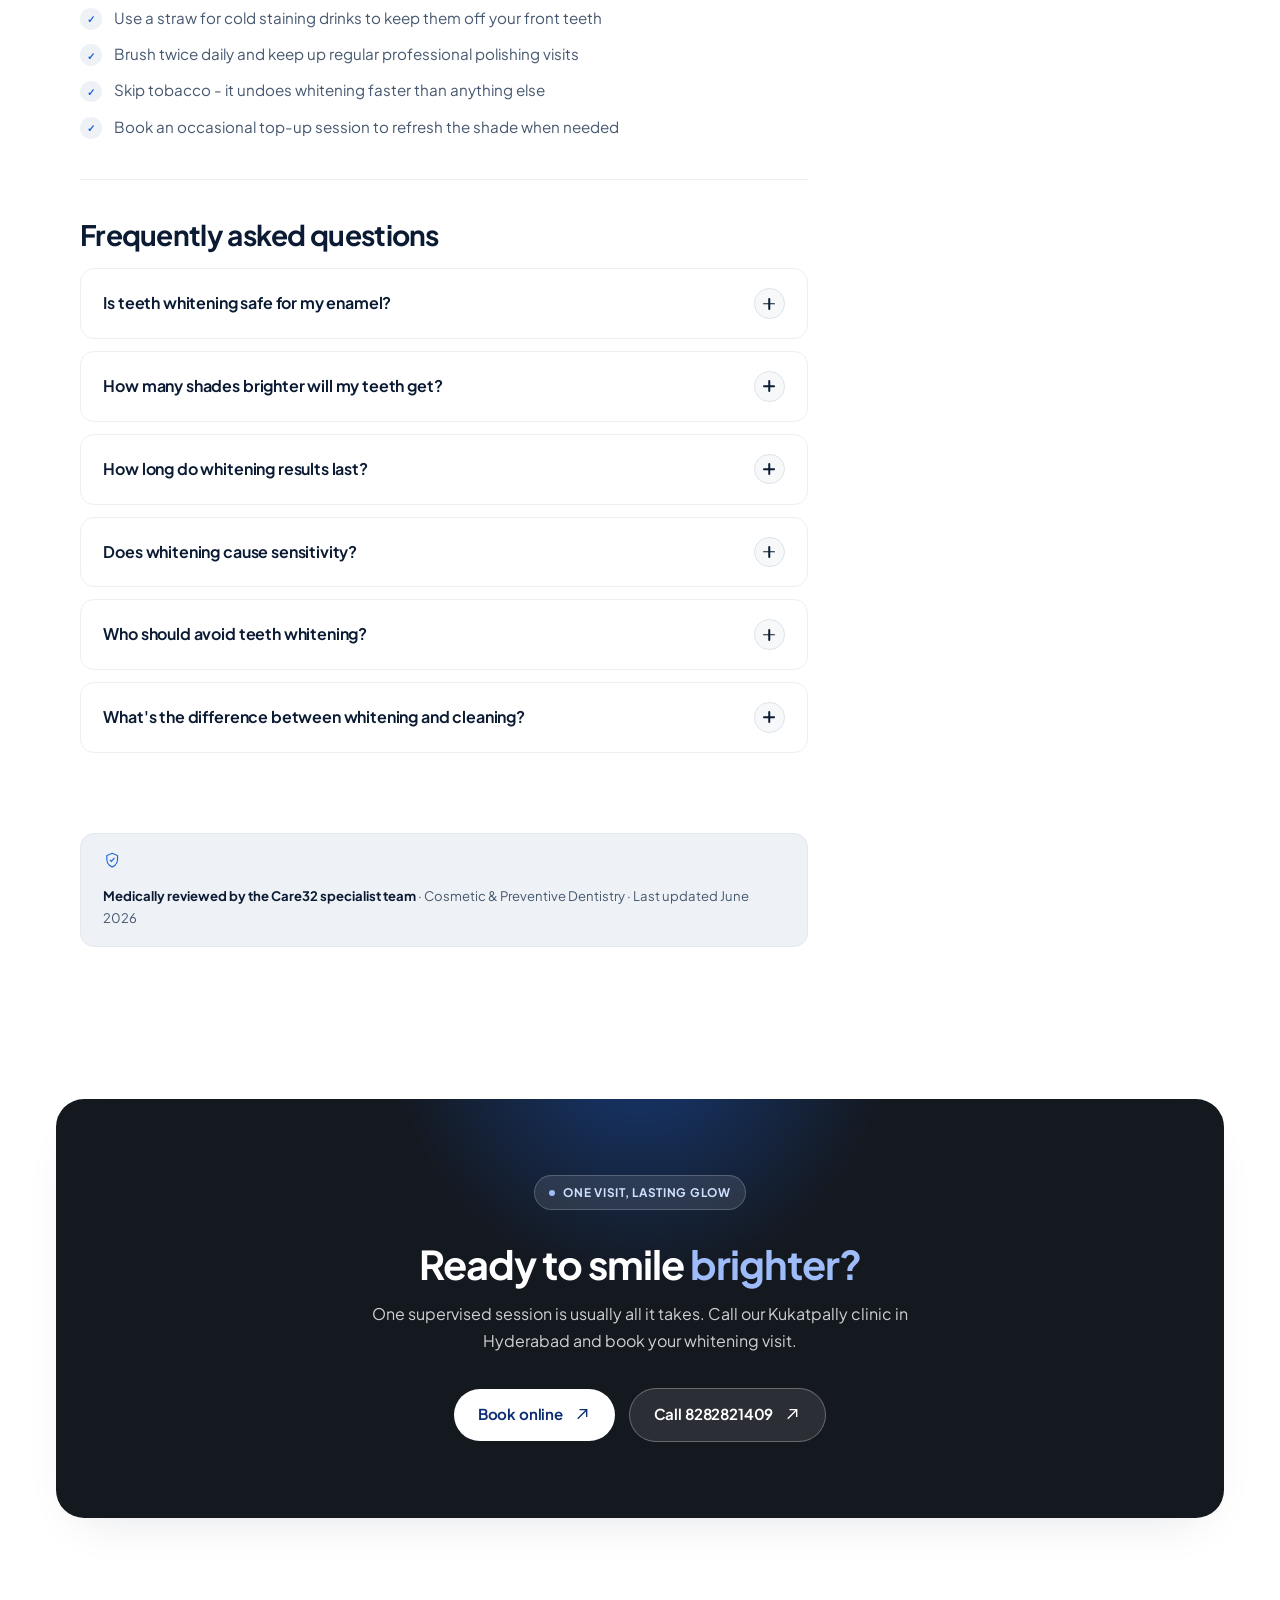
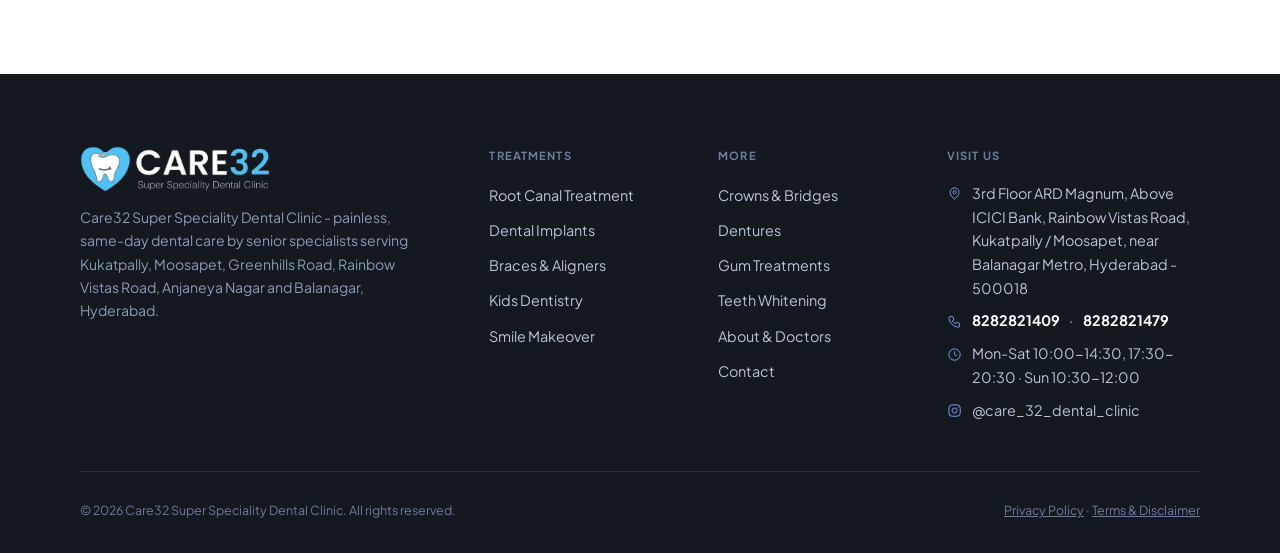
<file: website/treatments/teeth-whitening.html>
<!DOCTYPE html>
<html lang="en-IN">
<head>
  <meta charset="UTF-8">
  <meta name="viewport" content="width=device-width, initial-scale=1.0">
  <link rel="icon" href="../favicon.svg" type="image/svg+xml">
  <link rel="mask-icon" href="../favicon.svg" color="#1A63E0">
  <link rel="apple-touch-icon" href="../favicon.svg">
  <!-- Google Tag Manager + GA4 (Consent Mode v2) -->
  <script>
    window.dataLayer = window.dataLayer || [];
    function gtag(){dataLayer.push(arguments);}
    (function(){var c;try{c=localStorage.getItem('care32-consent');}catch(e){}
      gtag('consent','default',{ad_storage:'denied',ad_user_data:'denied',ad_personalization:'denied',analytics_storage:(c==='granted')?'granted':'denied',wait_for_update:500});})();
    gtag('js', new Date());
    gtag('config','G-J74BWV9274');
  </script>
  <script async src="https://www.googletagmanager.com/gtag/js?id=G-J74BWV9274"></script>
  <script>(function(w,d,s,l,i){w[l]=w[l]||[];w[l].push({'gtm.start':new Date().getTime(),event:'gtm.js'});var f=d.getElementsByTagName(s)[0],j=d.createElement(s),dl=l!='dataLayer'?'&l='+l:'';j.async=true;j.src='https://www.googletagmanager.com/gtm.js?id='+i+dl;f.parentNode.insertBefore(j,f);})(window,document,'script','dataLayer','GTM-PZJP28C');</script>
  <!-- End Google Tag Manager + GA4 -->
  <title>Teeth Whitening in Kukatpally, Hyderabad | Care32</title>
  <meta name="description" content="Safe, in-clinic teeth whitening in Kukatpally, Hyderabad. Professionally supervised whitening with gum protection, plus polishing for a radiant smile. Book now.">
  <link rel="canonical" href="https://care32.co.in/treatments/teeth-whitening.html">
  <meta property="og:type" content="website">
  <meta property="og:title" content="Teeth Whitening in Kukatpally, Hyderabad | Care32">
  <meta property="og:description" content="A visibly brighter smile, safely - professionally supervised in-clinic whitening and polishing at Care32, Kukatpally.">
  <meta property="og:url" content="https://care32.co.in/treatments/teeth-whitening.html">
  <meta property="og:locale" content="en_IN">
  <meta property="og:site_name" content="Care32 Super Speciality Dental Clinic">
  <link rel="preconnect" href="https://fonts.googleapis.com">
  <link rel="preconnect" href="https://fonts.gstatic.com" crossorigin>
  <link href="https://fonts.googleapis.com/css2?family=Plus+Jakarta+Sans:wght@400;500;600;700;800&display=swap" rel="stylesheet">
  <link rel="stylesheet" href="../css/styles.css?v=42">
  <script type="application/ld+json">
  {
    "@context": "https://schema.org",
    "@graph": [
      {
        "@type": "MedicalWebPage",
        "@id": "https://care32.co.in/treatments/teeth-whitening.html#webpage",
        "url": "https://care32.co.in/treatments/teeth-whitening.html",
        "name": "Teeth Whitening in Kukatpally, Hyderabad | Care32",
        "description": "Safe, effective in-clinic teeth whitening and professional polishing in Kukatpally, Hyderabad - supervised by dental specialists.",
        "about": { "@id": "https://care32.co.in/treatments/teeth-whitening.html#procedure" },
        "provider": { "@id": "https://care32.co.in/#clinic" },
        "lastReviewed": "2026-06-12",
        "medicalAudience": { "@type": "MedicalAudience", "audienceType": "Patient" }
      },
      {
        "@type": "MedicalProcedure",
        "@id": "https://care32.co.in/treatments/teeth-whitening.html#procedure",
        "name": "Teeth Whitening",
        "alternateName": "Professional Tooth Bleaching",
        "procedureType": "https://schema.org/NoninvasiveProcedure",
        "bodyLocation": "Teeth",
        "status": "https://schema.org/EventScheduled",
        "howPerformed": "After a consultation and shade record, the teeth are professionally cleaned and polished. The gums are protected with a barrier, then professionally supervised whitening gel is applied to the teeth in controlled cycles. The final shade is compared with the starting record and aftercare advice is given.",
        "preparation": "Dental examination to confirm teeth and gums are healthy, followed by a shade record and professional cleaning.",
        "followup": "Avoid strongly staining food and drink for 48 hours; periodic polishing and occasional top-up sessions maintain the result."
      },
      {
        "@type": "Dentist",
        "@id": "https://care32.co.in/#clinic",
        "name": "Care32 Super Speciality Dental Clinic",
        "url": "https://care32.co.in/",
        "telephone": ["+91-8282821409", "+91-8282821479"],
        "areaServed": [
          { "@type": "Place", "name": "Kukatpally, Hyderabad" },
          { "@type": "Place", "name": "Moosapet, Hyderabad" },
          { "@type": "Place", "name": "Greenhills Road, Hyderabad" },
          { "@type": "Place", "name": "Rainbow Vistas Road, Hyderabad" },
          { "@type": "Place", "name": "Anjaneya Nagar, Hyderabad" },
          { "@type": "Place", "name": "Balanagar, Hyderabad" }
        ],
        "priceRange": "₹₹",
        "address": {
          "@type": "PostalAddress",
          "streetAddress": "3rd Floor, ARD Magnum, Above ICICI Bank, Rainbow Vistas Road",
          "addressLocality": "Kukatpally, Hyderabad",
          "addressRegion": "Telangana",
          "postalCode": "500018",
          "addressCountry": "IN"
        }
      },
      {
        "@type": "BreadcrumbList",
        "itemListElement": [
          { "@type": "ListItem", "position": 1, "name": "Home", "item": "https://care32.co.in/" },
          { "@type": "ListItem", "position": 2, "name": "Treatments", "item": "https://care32.co.in/#treatments" },
          { "@type": "ListItem", "position": 3, "name": "Teeth Whitening", "item": "https://care32.co.in/treatments/teeth-whitening.html" }
        ]
      },
      {
        "@type": "FAQPage",
        "mainEntity": [
          { "@type": "Question", "name": "Is teeth whitening safe for my enamel?", "acceptedAnswer": { "@type": "Answer", "text": "Yes - when done in-clinic under professional supervision. We examine your teeth first, protect your gums, and use controlled whitening cycles that lighten stains without damaging enamel. Unsupervised home kits are where most problems occur." } },
          { "@type": "Question", "name": "How many shades brighter will my teeth get?", "acceptedAnswer": { "@type": "Answer", "text": "It varies from person to person, depending on the type and depth of staining and your natural tooth shade. We record your starting shade before treatment and compare it afterwards, so you can see the improvement for yourself." } },
          { "@type": "Question", "name": "How long do whitening results last?", "acceptedAnswer": { "@type": "Answer", "text": "Typically many months to a couple of years, depending on your habits. Tea, coffee, wine and tobacco shorten the result; good cleaning habits, regular polishing and occasional top-up sessions extend it." } },
          { "@type": "Question", "name": "Does whitening cause sensitivity?", "acceptedAnswer": { "@type": "Answer", "text": "Some people notice mild, temporary sensitivity for a day or two after whitening. It settles on its own, and we can recommend a desensitising toothpaste to keep you comfortable. Because we protect your gums and control the application, sensitivity is far less likely than with home kits." } },
          { "@type": "Question", "name": "Who should avoid teeth whitening?", "acceptedAnswer": { "@type": "Answer", "text": "We don't recommend whitening during pregnancy, for patients under 16, or where there is untreated decay or gum disease - those need treating first. At your consultation we check all of this before going ahead." } },
          { "@type": "Question", "name": "What's the difference between whitening and cleaning?", "acceptedAnswer": { "@type": "Answer", "text": "Cleaning and polishing remove surface deposits and external stains, restoring your teeth's natural shade. Whitening goes a step further - it lightens the teeth beyond their natural shade using professionally supervised whitening gels. Many patients find a thorough clean and polish alone makes a noticeable difference." } }
        ]
      }
    ]
  }
  </script>
</head>
<body>
  <!-- Google Tag Manager (noscript) -->
  <noscript><iframe src="https://www.googletagmanager.com/ns.html?id=GTM-PZJP28C" height="0" width="0" style="display:none;visibility:hidden"></iframe></noscript>
  <!-- End Google Tag Manager (noscript) -->
  <!-- NAV -->
  <header class="nav-wrap">
    <nav class="nav" aria-label="Primary">
      <a class="nav-logo" href="../index.html" aria-label="Care32 Super Speciality Dental Clinic home"><img src="../assets/img/logo-care32.png?v=1" alt="Care32 Super Speciality Dental Clinic" width="660" height="160" fetchpriority="high"></a>
      <div class="nav-links">
        <a href="../index.html">Home</a>
        <div class="nav-dd data-active">
          <button class="nav-dd-trigger" aria-expanded="false" aria-haspopup="true">Treatments
            <svg viewBox="0 0 16 16" fill="none" stroke="currentColor" stroke-width="1.6" aria-hidden="true"><path d="M4 6l4 4 4-4"/></svg>
          </button>
          <div class="nav-dd-menu" role="menu">
            <a href="../treatments/root-canal-treatment.html" role="menuitem">Root Canal Treatment</a>
            <a href="../treatments/dental-implants.html" role="menuitem">Dental Implants</a>
            <a href="../treatments/braces-and-clear-aligners.html" role="menuitem">Braces &amp; Clear Aligners</a>
            <a href="../treatments/kids-dentistry.html" role="menuitem">Kids Dentistry</a>
            <a href="../treatments/smile-makeover.html" role="menuitem">Smile Makeover</a>
            <a href="../treatments/dental-crowns-and-bridges.html" role="menuitem">Crowns &amp; Bridges</a>
            <a href="../treatments/dentures.html" role="menuitem">Dentures</a>
            <a href="../treatments/gum-disease-treatment.html" role="menuitem">Gum Treatments</a>
            <a href="../treatments/teeth-whitening.html" role="menuitem">Teeth Whitening</a>
            <a class="nav-dd-all" href="../index.html#treatments" role="menuitem">View all treatments
              <svg viewBox="0 0 16 16" fill="none" stroke="currentColor" stroke-width="1.6" aria-hidden="true"><path d="M2 8h12M9 3l5 5-5 5"/></svg>
            </a>
          </div>
        </div>
        <a href="../about.html">About&nbsp;&amp;&nbsp;Doctors</a>
        <a href="../contact.html">Contact</a>
      </div>
      <a class="btn btn-primary nav-cta" href="https://care32.setmore.com/" target="_blank" rel="noopener">
        Book a visit
        <span class="btn-orb"><svg viewBox="0 0 16 16" fill="none" stroke="currentColor" stroke-width="1.5"><path d="M3 13L13 3M5 3h8v8"/></svg></span>
      </a>
      <button class="nav-burger" aria-label="Open menu" aria-expanded="false"><span></span><span></span></button>
    </nav>
  </header>

  <div class="menu-overlay">
    <nav aria-label="Mobile">
      <a href="../index.html"><small>01</small> Home</a>
      <a href="../index.html#treatments"><small>02</small> Treatments</a>
      <div class="menu-treat">
        <a href="../treatments/root-canal-treatment.html">Root Canal</a>
        <a href="../treatments/dental-implants.html">Dental Implants</a>
        <a href="../treatments/braces-and-clear-aligners.html">Braces &amp; Aligners</a>
        <a href="../treatments/kids-dentistry.html">Kids Dentistry</a>
        <a href="../treatments/smile-makeover.html">Smile Makeover</a>
        <a href="../treatments/dental-crowns-and-bridges.html">Crowns &amp; Bridges</a>
        <a href="../treatments/dentures.html">Dentures</a>
        <a href="../treatments/gum-disease-treatment.html">Gum Treatments</a>
        <a href="../treatments/teeth-whitening.html">Teeth Whitening</a>
      </div>
      <a href="../about.html"><small>03</small> About &amp; Doctors</a>
      <a href="../contact.html"><small>04</small> Contact</a>
      <a href="tel:+918282821409"><small>05</small> Book a visit</a>
    </nav>
    <div class="menu-meta">
      3rd Floor ARD Magnum, Rainbow Vistas Road, Kukatpally / Moosapet · <a href="tel:+918282821409">8282821409</a> · <a href="tel:+918282821479">8282821479</a>
    </div>
  </div>

  <main>
    <!-- PAGE HERO -->
    <section class="page-hero">
      <div class="hero-bg" aria-hidden="true"></div>
      <div class="container">
        <ol class="breadcrumb" data-reveal>
          <li><a href="../index.html">Home</a></li>
          <li><a href="../index.html#treatments">Treatments</a></li>
          <li aria-current="page">Teeth Whitening</li>
        </ol>
        <p class="eyebrow" data-reveal>Cosmetic Dentistry · In-clinic · Single Visit</p>
        <h1 data-reveal>Professional <em>teeth whitening</em> in Kukatpally, done safely.</h1>
        <p class="lede" data-reveal style="margin-top:1.5rem;">Professionally supervised in-clinic teeth whitening and polishing in Kukatpally, Hyderabad - gum protection, controlled application and a shade record so you can see the difference. Patients come to us from Kukatpally, Moosapet, Greenhills Road, Rainbow Vistas Road, Anjaneya Nagar and around Balanagar Metro.</p>
      </div>
    </section>

    <section class="section-tight">
      <div class="container">
        <div class="service-layout">
          <!-- BODY -->
          <div class="service-body">
            <section data-reveal>
              <h2>A visibly brighter smile, safely</h2>
              <p>Teeth pick up colour from everyday life - every cup of tea, every coffee, every year that passes. Whitening reverses that, and the difference between a good result and a sore one comes down to who's holding the gel. Unregulated home kits apply whitening agents to unexamined teeth with no gum protection - a common cause of burning gums, patchy results and sensitivity.</p>
              <p>In-clinic whitening at Care32 is different: we check your teeth and gums first, shield the soft tissue, and apply professionally supervised whitening gels in controlled cycles. You leave our Kukatpally clinic with a noticeably brighter, radiant smile - and your enamel intact. And because the whole process is supervised by a dentist, anything that needs attention first - a cavity, tender gums - gets spotted before it can become a problem.</p>
            </section>

            <section data-reveal>
              <h2>What causes staining?</h2>
              <ul class="ticks">
                <li>Tea, coffee and red wine - the everyday culprits</li>
                <li>Tobacco in any form - smoking or chewing</li>
                <li>Age - enamel thins naturally, letting the darker layer beneath show through</li>
                <li>Certain medicines taken in childhood or long-term</li>
                <li>Poor cleaning habits that let plaque and surface stains build up</li>
              </ul>
              <p style="margin-top:1.25rem;">Surface stains respond to a professional cleaning and polish; deeper discolouration is where whitening makes the real difference. At your consultation we'll look at where your staining sits and tell you honestly which one you need - sometimes the answer is simply a thorough clean.</p>
            </section>

            <section data-reveal>
              <h2>Your whitening visit - step by step</h2>
              <div class="steps">
                <div class="step"><div class="step-num">01</div><div><h3>Consultation &amp; shade record</h3><p>We check that your teeth and gums are healthy, discuss what's realistic for your smile, and record your starting shade.</p></div></div>
                <div class="step"><div class="step-num">02</div><div><h3>Professional cleaning &amp; polishing</h3><p>Plaque, tartar and surface stains are removed first, so the whitening gel works evenly on clean enamel.</p></div></div>
                <div class="step"><div class="step-num">03</div><div><h3>Gum protection</h3><p>A protective barrier is placed over your gums and lips - the step home kits skip, and the reason in-clinic whitening stays comfortable.</p></div></div>
                <div class="step"><div class="step-num">04</div><div><h3>Whitening application</h3><p>Professionally supervised whitening gel is applied to your teeth in controlled cycles, monitored throughout by your dentist.</p></div></div>
                <div class="step"><div class="step-num">05</div><div><h3>Shade comparison &amp; aftercare advice</h3><p>We compare your new shade with the starting record so you see the change, then walk you through simple aftercare to keep it bright.</p></div></div>
              </div>
            </section>

            <section data-reveal>
              <h2>In-clinic whitening vs at-home kits</h2>
              <div class="table-shell">
                <div class="table-core">
                  <table class="data">
                    <thead><tr><th>Factor</th><th>In-clinic at Care32</th><th>At-home kits</th></tr></thead>
                    <tbody>
                      <tr><td>Professional supervision</td><td class="check">Dentist monitors every step</td><td>None - you're on your own</td></tr>
                      <tr><td>Gum safety</td><td class="check">Protective barrier placed first</td><td>Gel often contacts gums</td></tr>
                      <tr><td>Shade improvement</td><td class="check">Noticeable, even result</td><td>Mild, often patchy</td></tr>
                      <tr><td>Time to result</td><td class="check">Single visit</td><td>Weeks of daily use</td></tr>
                      <tr><td>Longevity</td><td class="check">Longer, with simple aftercare</td><td>Fades quickly</td></tr>
                    </tbody>
                  </table>
                </div>
              </div>
              <p class="table-note">If whitening alone won't get you where you want to be, we'll say so - and show you what a complete <a href="smile-makeover.html">smile makeover</a> could do instead.</p>
            </section>

            <section data-reveal>
              <h2>Why whiten your teeth at Care32?</h2>
              <ul class="ticks">
                <li><strong>Examination before whitening</strong> - decay and gum problems are ruled out or treated first</li>
                <li><strong>Professionally supervised whitening gels</strong> - no unregulated products, no guesswork</li>
                <li><strong>Gum protection as standard</strong> on every whitening visit</li>
                <li><strong>Shade recorded before and after</strong> - you see the improvement, not just hear about it</li>
                <li><strong>Honest advice</strong> - if a clean and polish is all you need, that's what we'll recommend</li>
              </ul>
              <p style="margin-top:1.25rem;">Healthy gums make every smile brighter, too - if yours bleed or feel tender, start with our <a href="gum-disease-treatment.html">gum care and professional cleaning</a> first.</p>
            </section>

            <section data-reveal>
              <h2>Keeping it bright - aftercare</h2>
              <ul class="ticks">
                <li>Avoid strongly staining food and drink - tea, coffee, wine, turmeric-heavy curries - for the first 48 hours</li>
                <li>Use a straw for cold staining drinks to keep them off your front teeth</li>
                <li>Brush twice daily and keep up regular professional polishing visits</li>
                <li>Skip tobacco - it undoes whitening faster than anything else</li>
                <li>Book an occasional top-up session to refresh the shade when needed</li>
              </ul>
            </section>

            <section data-reveal>
              <h2>Frequently asked questions</h2>
              <div class="faq-list" style="max-width:none;">
                <div class="faq-item">
                  <button class="faq-q" aria-expanded="false">Is teeth whitening safe for my enamel?<span class="faq-x"></span></button>
                  <div class="faq-a"><p>Yes - when done in-clinic under professional supervision. We examine your teeth first, protect your gums, and use controlled whitening cycles that lighten stains without damaging enamel. Unsupervised home kits are where most problems occur.</p></div>
                </div>
                <div class="faq-item">
                  <button class="faq-q" aria-expanded="false">How many shades brighter will my teeth get?<span class="faq-x"></span></button>
                  <div class="faq-a"><p>It varies from person to person, depending on the type and depth of staining and your natural tooth shade. We record your starting shade before treatment and compare it afterwards, so you can see the improvement for yourself.</p></div>
                </div>
                <div class="faq-item">
                  <button class="faq-q" aria-expanded="false">How long do whitening results last?<span class="faq-x"></span></button>
                  <div class="faq-a"><p>Typically many months to a couple of years, depending on your habits. Tea, coffee, wine and tobacco shorten the result; good cleaning habits, regular polishing and occasional top-up sessions extend it.</p></div>
                </div>
                <div class="faq-item">
                  <button class="faq-q" aria-expanded="false">Does whitening cause sensitivity?<span class="faq-x"></span></button>
                  <div class="faq-a"><p>Some people notice mild, temporary sensitivity for a day or two after whitening. It settles on its own, and we can recommend a desensitising toothpaste to keep you comfortable. Because we protect your gums and control the application, sensitivity is far less likely than with home kits.</p></div>
                </div>
                <div class="faq-item">
                  <button class="faq-q" aria-expanded="false">Who should avoid teeth whitening?<span class="faq-x"></span></button>
                  <div class="faq-a"><p>We don't recommend whitening during pregnancy, for patients under 16, or where there is untreated decay or gum disease - those need treating first. At your consultation we check all of this before going ahead.</p></div>
                </div>
                <div class="faq-item">
                  <button class="faq-q" aria-expanded="false">What's the difference between whitening and cleaning?<span class="faq-x"></span></button>
                  <div class="faq-a"><p>Cleaning and polishing remove surface deposits and external stains, restoring your teeth's natural shade. Whitening goes a step further - it lightens the teeth beyond their natural shade using professionally supervised whitening gels. Many patients find a thorough clean and polish alone makes a noticeable difference.</p></div>
                </div>
              </div>
            </section>

            <div class="review-byline" data-reveal>
              <span><svg class="ico" viewBox="0 0 24 24" fill="none" stroke="currentColor" stroke-width="1.5" aria-hidden="true"><path d="M12 21c-4.5-2.2-7-5.5-7-9.5V6l7-3 7 3v5.5c0 4-2.5 7.3-7 9.5z"/><path d="M9 11.5l2 2 4-4.5"/></svg></span>
              <span><strong>Medically reviewed by the Care32 specialist team</strong> · Cosmetic &amp; Preventive Dentistry · Last updated June 2026</span>
            </div>
          </div>

          <!-- SIDEBAR -->
          <aside class="book-card" data-reveal>
            <div class="book-shell">
              <div class="book-core">
                <h3>Big event coming up?</h3>
                <p>Wedding, interview, reunion - in-clinic whitening usually takes just one visit. Book yours at our Kukatpally clinic.</p>
                <a class="btn btn-light" href="https://care32.setmore.com/" target="_blank" rel="noopener">Book online <span class="btn-orb"><svg viewBox="0 0 16 16" fill="none" stroke="currentColor" stroke-width="1.5"><path d="M3 13L13 3M5 3h8v8"/></svg></span></a>
                <a class="btn btn-ghost" href="tel:+918282821409">Call now <span class="btn-orb"><svg viewBox="0 0 16 16" fill="none" stroke="currentColor" stroke-width="1.5"><path d="M3 13L13 3M5 3h8v8"/></svg></span></a>
                <a class="btn btn-ghost" href="https://wa.me/918282821409" rel="noopener" target="_blank">
                  WhatsApp us
                  <span class="btn-orb"><svg viewBox="0 0 16 16" fill="none" stroke="currentColor" stroke-width="1.5"><path d="M3 13L13 3M5 3h8v8"/></svg></span>
                </a>
                <div class="book-meta">
                  <span><svg class="ico" viewBox="0 0 24 24" fill="none" stroke="currentColor" stroke-width="1.5" aria-hidden="true"><path d="M12 21s-7-5.2-7-11a7 7 0 0 1 14 0c0 5.8-7 11-7 11z"/><circle cx="12" cy="10" r="2.5"/></svg> ARD Magnum, Rainbow Vistas Rd, Kukatpally / Moosapet</span>
                  <span><svg class="ico" viewBox="0 0 24 24" fill="none" stroke="currentColor" stroke-width="1.5" aria-hidden="true"><circle cx="12" cy="12" r="9"/><path d="M12 7v5l3.5 2"/></svg> Mon-Sat 10:00-14:30, 17:30-20:30 · Sun 10:30-12:00</span>
                  <span><svg class="ico" viewBox="0 0 24 24" fill="none" stroke="currentColor" stroke-width="1.5" aria-hidden="true"><path d="M12 3.5l2.5 5.2 5.7.7-4.2 3.9 1.1 5.6-5.1-2.8-5.1 2.8 1.1-5.6L3.8 9.4l5.7-.7z"/></svg> 5.0 on Google</span>
                </div>
              </div>
            </div>
          </aside>
        </div>
      </div>
    </section>

    <!-- CTA -->
    <section class="cta-band section-tight">
      <div class="cta-shell" data-reveal>
        <div class="cta-core">
          <p class="eyebrow">One visit, lasting glow</p>
          <h2>Ready to smile <em>brighter?</em></h2>
          <p>One supervised session is usually all it takes. Call our Kukatpally clinic in Hyderabad and book your whitening visit.</p>
          <div class="hero-actions">
            <a class="btn btn-light" href="https://care32.setmore.com/" target="_blank" rel="noopener">Book online <span class="btn-orb"><svg viewBox="0 0 16 16" fill="none" stroke="currentColor" stroke-width="1.5"><path d="M3 13L13 3M5 3h8v8"/></svg></span></a>
            <a class="btn btn-ghost" href="tel:+918282821409">Call 8282821409 <span class="btn-orb"><svg viewBox="0 0 16 16" fill="none" stroke="currentColor" stroke-width="1.5"><path d="M3 13L13 3M5 3h8v8"/></svg></span></a>
          </div>
        </div>
      </div>
    </section>
  </main>

  <!-- FOOTER -->
  <footer class="footer">
    <div class="container">
      <div class="footer-grid">
        <div class="footer-brand">
          <a class="nav-logo" href="../index.html" aria-label="Care32 Super Speciality Dental Clinic home"><img src="../assets/img/logo-care32-light.png?v=1" alt="Care32 Super Speciality Dental Clinic" width="520" height="126" loading="lazy"></a>
          <p>Care32 Super Speciality Dental Clinic - painless, same-day dental care by senior specialists serving Kukatpally, Moosapet, Greenhills Road, Rainbow Vistas Road, Anjaneya Nagar and Balanagar, Hyderabad.</p>
        </div>
        <div>
          <h4>Treatments</h4>
          <ul>
            <li><a href="root-canal-treatment.html">Root Canal Treatment</a></li>
            <li><a href="dental-implants.html">Dental Implants</a></li>
            <li><a href="braces-and-clear-aligners.html">Braces &amp; Aligners</a></li>
            <li><a href="kids-dentistry.html">Kids Dentistry</a></li>
            <li><a href="smile-makeover.html">Smile Makeover</a></li>
          </ul>
        </div>
        <div>
          <h4>More</h4>
          <ul>
            <li><a href="dental-crowns-and-bridges.html">Crowns &amp; Bridges</a></li>
            <li><a href="dentures.html">Dentures</a></li>
            <li><a href="gum-disease-treatment.html">Gum Treatments</a></li>
            <li><a href="teeth-whitening.html">Teeth Whitening</a></li>
            <li><a href="../about.html">About &amp; Doctors</a></li>
            <li><a href="../contact.html">Contact</a></li>
          </ul>
        </div>
        <div>
          <h4>Visit us</h4>
          <ul class="footer-contact">
            <li><span><svg class="ico" viewBox="0 0 24 24" fill="none" stroke="currentColor" stroke-width="1.5" aria-hidden="true"><path d="M12 21s-7-5.2-7-11a7 7 0 0 1 14 0c0 5.8-7 11-7 11z"/><circle cx="12" cy="10" r="2.5"/></svg></span><span>3rd Floor ARD Magnum, Above ICICI Bank, Rainbow Vistas Road, Kukatpally / Moosapet, near Balanagar Metro, Hyderabad - 500018</span></li>
            <li><span><svg class="ico" viewBox="0 0 24 24" fill="none" stroke="currentColor" stroke-width="1.5" aria-hidden="true"><path d="M5 4h4l2 5-2.5 1.5a11 11 0 0 0 5 5L15 13l5 2v4a2 2 0 0 1-2 2A16 16 0 0 1 3 6a2 2 0 0 1 2-2z"/></svg></span><a href="tel:+918282821409"><strong>8282821409</strong></a> · <a href="tel:+918282821479"><strong>8282821479</strong></a></li>
            <li><span><svg class="ico" viewBox="0 0 24 24" fill="none" stroke="currentColor" stroke-width="1.5" aria-hidden="true"><circle cx="12" cy="12" r="9"/><path d="M12 7v5l3.5 2"/></svg></span><span>Mon-Sat 10:00-14:30, 17:30-20:30 · Sun 10:30-12:00</span></li>
            <li><span><svg class="ico" viewBox="0 0 24 24" fill="none" stroke="currentColor" stroke-width="1.5" aria-hidden="true"><rect x="3" y="3" width="18" height="18" rx="5"/><circle cx="12" cy="12" r="4"/><circle cx="17.2" cy="6.8" r="0.8" fill="currentColor" stroke="none"/></svg></span><a href="https://www.instagram.com/care_32_dental_clinic" rel="noopener" target="_blank">@care_32_dental_clinic</a></li>
          </ul>
        </div>
      </div>
      <div class="footer-bottom">
        <span>© 2026 Care32 Super Speciality Dental Clinic. All rights reserved.</span>
        <span><a href="../privacy-policy.html">Privacy Policy</a> · <a href="../terms.html">Terms &amp; Disclaimer</a></span>
      </div>
    </div>
  </footer>

  <a class="wa-float" href="https://wa.me/918282821409" rel="noopener" target="_blank" aria-label="Chat with Care32 on WhatsApp">
    <svg viewBox="0 0 24 24" fill="currentColor"><path d="M12 2a10 10 0 0 0-8.6 15.1L2 22l5-1.3A10 10 0 1 0 12 2zm5.2 14.2c-.2.6-1.3 1.2-1.8 1.2-.5.1-1 .2-3.3-.7-2.8-1.1-4.6-4-4.7-4.2-.1-.2-1.1-1.5-1.1-2.9s.7-2 1-2.3c.2-.3.5-.3.7-.3h.5c.2 0 .4 0 .6.5l.9 2.1c.1.2.1.4 0 .6l-.4.6-.5.5c-.2.2-.3.4-.1.7.2.3.8 1.4 1.8 2.2 1.3 1.1 2.3 1.5 2.6 1.6.3.1.5.1.7-.1l1-1.2c.2-.3.4-.2.7-.1l2 1c.3.1.5.2.6.4 0 .1 0 .8-.2 1.4z"/></svg>
  </a>

  <script src="../js/main.js?v=42" defer></script>
  <!-- Setmore Anywhere "Book Now" widget -->
  <script id="anywhere_book_now_script" src="https://assets.setmore.com/integration/book-now/live/v1/anywhere-book-now.js"></script>
  <button id="Anywhere_button_iframe" class="anywhere-book-now-button" style="background-color: #0B1B33; color: #fff; border: none; padding: 12px 18px; font-size: 14px; font-weight: 600; border-radius: 6px; cursor: pointer; position: fixed; right: 0; top: 25%; z-index: 80; transform: translate(30%, 0) rotate(-90deg);" data-booking-url="https://care32.setmore.com" data-new-tab="false">Book now</button>
</body>
</html>
</file>
<file: website/css/styles.css>
/* ============================================================
   CARE32 - Super Speciality Dental Clinic, Kukatpally, Hyderabad
   Design system v3: "Clinical Modern" - photography-led, white
   surfaces, soft blue tints, pill buttons, large rounded photo
   panels, floating chips. Inspired by modern dental landing pages.
   Plus Jakarta Sans throughout. One blue accent, navy ink.
   ============================================================ */

:root {
  --bg: #FFFFFF;
  --bg-soft: #F7F8FA;
  --bg-tint: #EEF1F5;
  --bg-tint-2: #E3E8EF;
  --ink: #0B1B33;
  --navy: #0B1B33;
  --char: #14181F;
  --char-2: #1C212B;
  --slate: #46586F;
  --slate-soft: #7C8AA0;
  --blue: #1A63E0;
  --blue-deep: #1250C0;
  --blue-ink: #0C2C73;
  --line: #ECEFF3;
  --line-strong: #DDE3EA;
  --amber: #F2A93B;
  --white: #FFFFFF;

  --font: "Plus Jakarta Sans", -apple-system, "Segoe UI", sans-serif;
  --ease: cubic-bezier(0.16, 1, 0.3, 1);

  --r-pill: 999px;
  --r-xl: 28px;
  --r-lg: 20px;
  --r-md: 14px;
  --r-sm: 10px;

  --shadow-card: none;
  --shadow-lift: 0 20px 50px -28px rgba(11,27,51,0.16);
  --shadow-blue: none;
  --shadow-float: 0 16px 44px -22px rgba(11,27,51,0.18);
}

*, *::before, *::after { box-sizing: border-box; margin: 0; padding: 0; }

html { scroll-behavior: smooth; -webkit-text-size-adjust: 100%; }

body {
  font-family: var(--font);
  background: var(--bg);
  color: var(--ink);
  font-size: 1rem;
  line-height: 1.65;
  -webkit-font-smoothing: antialiased;
  overflow-x: hidden;
}

::selection { background: var(--blue); color: #fff; }

img { max-width: 100%; display: block; }
a { color: inherit; }
ul, ol { list-style: none; }
button { font: inherit; cursor: pointer; border: none; background: none; color: inherit; }

.grain { display: none; }

.container { max-width: 73rem; margin: 0 auto; padding: 0 1.5rem; }
.container-wide { max-width: 80rem; margin: 0 auto; padding: 0 1.5rem; }

/* ---- inline icons ---- */
.ico { width: 1.05em; height: 1.05em; flex-shrink: 0; vertical-align: -0.15em; display: inline-block; }
.footer-contact .ico { color: #7FA4F4; margin-top: 0.3em; }
.book-meta .ico { color: #9DBCF9; margin-top: 0.2em; }
.book-meta span { display: flex; gap: 0.55rem; align-items: flex-start; }
.review-byline .ico { width: 1.4em; height: 1.4em; color: var(--blue); }

/* ---- scroll progress ---- */
.scroll-progress {
  position: fixed; top: 0; left: 0; right: 0; height: 2px; z-index: 110;
  background: var(--blue);
  transform-origin: left; transform: scaleX(0); pointer-events: none;
}

/* ============ TYPOGRAPHY ============ */
h1, h2, h3 { font-weight: 700; letter-spacing: -0.025em; line-height: 1.1; color: var(--ink); }
h1 { font-size: clamp(2.2rem, 4.6vw, 3.55rem); letter-spacing: -0.035em; line-height: 1.06; }
h2 { font-size: clamp(1.7rem, 3.1vw, 2.5rem); }
h3 { font-size: 1.15rem; line-height: 1.3; }
h1 em, h2 em { font-style: normal; color: var(--blue); }

.lede { font-size: clamp(1.02rem, 1.3vw, 1.18rem); color: var(--slate); max-width: 40em; line-height: 1.65; }

.eyebrow {
  display: inline-flex; align-items: center; gap: 0.5rem;
  padding: 0.4rem 0.9rem; border-radius: var(--r-pill);
  background: var(--bg-tint); border: 1px solid var(--line-strong);
  font-size: 0.74rem; font-weight: 700; letter-spacing: 0.06em;
  text-transform: uppercase; color: var(--blue-deep);
  margin-bottom: 1.3rem;
}
.eyebrow::before { content: ""; width: 6px; height: 6px; border-radius: 50%; background: var(--blue); }

/* ============ BUTTONS (pill) ============ */
.btn {
  display: inline-flex; align-items: center; justify-content: center; gap: 0.6rem;
  padding: 0.85rem 1.5rem;
  border-radius: var(--r-pill);
  font-weight: 650; font-size: 0.94rem; letter-spacing: -0.01em;
  text-decoration: none;
  transition: background-color 0.25s var(--ease), border-color 0.25s var(--ease), box-shadow 0.3s var(--ease), transform 0.3s var(--ease), color 0.25s var(--ease);
}
.btn:active { transform: translateY(1px) scale(0.99); }
.btn .btn-orb {
  width: 1.15rem; height: 1.15rem; display: inline-flex; align-items: center; justify-content: center;
  flex-shrink: 0; transition: transform 0.3s var(--ease);
}
.btn:hover .btn-orb { transform: translateX(3px); }
.btn .btn-orb svg { width: 0.9rem; height: 0.9rem; }

.btn-primary { background: var(--blue); color: #fff; box-shadow: var(--shadow-blue); }
.btn-primary:hover { background: var(--blue-deep); transform: translateY(-2px); }

.btn-ghost { background: var(--white); color: var(--ink); border: 1px solid var(--line-strong); }
.btn-ghost:hover { border-color: var(--blue); color: var(--blue-deep); background: var(--bg-soft); }

.btn-light { background: var(--white); color: var(--blue-ink); }
.btn-light:hover { background: var(--bg-tint); transform: translateY(-2px); }

/* ============ NAV ============ */
.nav-wrap {
  position: fixed; top: 0; left: 0; right: 0; z-index: 100;
  background: rgba(255,255,255,0.82);
  backdrop-filter: blur(14px); -webkit-backdrop-filter: blur(14px);
  border-bottom: 1px solid transparent;
  transition: border-color 0.3s var(--ease), box-shadow 0.3s var(--ease);
}
.nav-wrap:has(.nav.scrolled) { border-bottom-color: var(--line); box-shadow: 0 4px 20px rgba(11,27,51,0.05); }
.nav {
  max-width: 78rem; margin: 0 auto; padding: 0 1.5rem;
  height: 4.5rem; display: flex; align-items: center; gap: 2.5rem;
}
.nav-logo { display: flex; align-items: baseline; text-decoration: none; font-size: 1.4rem; font-weight: 800; letter-spacing: -0.04em; color: var(--ink); }
.nav-logo span { color: var(--blue); }

.nav-links { display: flex; align-items: center; gap: 2rem; margin-left: auto; }
.nav-links a {
  position: relative; text-decoration: none; font-size: 0.92rem; font-weight: 550; color: var(--slate);
  padding: 0.3rem 0; transition: color 0.2s;
}
.nav-links a::after {
  content: ""; position: absolute; left: 0; bottom: -3px; height: 2px; width: 100%;
  background: var(--blue); border-radius: 2px; transform: scaleX(0); transform-origin: left;
  transition: transform 0.3s var(--ease);
}
.nav-links a:hover { color: var(--ink); }
.nav-links a[aria-current="page"] { color: var(--ink); font-weight: 700; }
.nav-links a[aria-current="page"]::after { transform: scaleX(1); }
.nav-cta { padding: 0.6rem 1.2rem; font-size: 0.88rem; }

.nav-burger {
  display: none; position: relative; width: 2.6rem; height: 2.6rem;
  border-radius: var(--r-md); border: 1px solid var(--line-strong); background: var(--white);
  margin-left: auto; flex-shrink: 0;
}
.nav-burger span { position: absolute; left: 50%; top: 50%; width: 1.05rem; height: 1.5px; background: var(--ink); border-radius: 2px; transition: transform 0.35s var(--ease); }
.nav-burger span:nth-child(1) { transform: translate(-50%, calc(-50% - 3.5px)); }
.nav-burger span:nth-child(2) { transform: translate(-50%, calc(-50% + 3.5px)); }
body.menu-open .nav-burger span:nth-child(1) { transform: translate(-50%, -50%) rotate(45deg); }
body.menu-open .nav-burger span:nth-child(2) { transform: translate(-50%, -50%) rotate(-45deg); }

.menu-overlay {
  position: fixed; inset: 0; z-index: 90; background: rgba(255,255,255,0.97);
  display: flex; flex-direction: column; justify-content: center; padding: 6rem 2rem 3rem;
  opacity: 0; visibility: hidden; pointer-events: none;
  transition: opacity 0.35s var(--ease), visibility 0.35s;
}
body.menu-open .menu-overlay { opacity: 1; visibility: visible; pointer-events: auto; }
.menu-overlay nav { display: flex; flex-direction: column; gap: 0.25rem; max-width: 34rem; margin: 0 auto; width: 100%; }
.menu-overlay a {
  font-size: clamp(1.5rem, 5vw, 2rem); font-weight: 700; letter-spacing: -0.03em;
  text-decoration: none; color: var(--ink); padding: 0.6rem 0;
  display: flex; align-items: baseline; gap: 1rem; border-bottom: 1px solid var(--line);
  opacity: 0; transform: translateY(1rem);
  transition: opacity 0.45s var(--ease), transform 0.45s var(--ease), color 0.2s;
}
.menu-overlay a small { font-size: 0.72rem; font-weight: 600; letter-spacing: 0.1em; color: var(--slate-soft); }
.menu-overlay a:hover { color: var(--blue); }
body.menu-open .menu-overlay a { opacity: 1; transform: translateY(0); }
body.menu-open .menu-overlay a:nth-child(1) { transition-delay: 0.05s; }
body.menu-open .menu-overlay a:nth-child(2) { transition-delay: 0.09s; }
body.menu-open .menu-overlay a:nth-child(3) { transition-delay: 0.13s; }
body.menu-open .menu-overlay a:nth-child(4) { transition-delay: 0.17s; }
body.menu-open .menu-overlay a:nth-child(5) { transition-delay: 0.21s; }
.menu-meta { max-width: 34rem; margin: 2rem auto 0; width: 100%; font-size: 0.85rem; color: var(--slate); opacity: 0; transition: opacity 0.5s 0.3s; }
body.menu-open .menu-meta { opacity: 1; }
.menu-meta a { font-weight: 650; color: var(--blue); opacity: 1; transform: none; padding: 0; display: inline; border: none; font-size: 0.9rem; }

/* ============ HERO (photo-led split) ============ */
.hero {
  position: relative; padding: 8.5rem 0 4.5rem;
  background: linear-gradient(180deg, var(--bg-soft) 0%, rgba(255,255,255,0) 55%);
}
.hero-bg { display: none; }
.hero-grid { display: grid; grid-template-columns: 1.05fr 0.95fr; gap: 4rem; align-items: center; }
.hero h1 { margin-bottom: 1.4rem; max-width: 12em; }
.hero .lede { margin-bottom: 2.1rem; }
.hero-actions { display: flex; flex-wrap: wrap; gap: 0.85rem; align-items: center; }

/* hero photo panel */
.hero-visual { position: relative; }
.hero-photo {
  position: relative; border-radius: var(--r-xl); overflow: hidden;
  aspect-ratio: 5 / 5.4; background: var(--bg-tint);
  box-shadow: var(--shadow-lift);
}
.hero-photo img { width: 100%; height: 100%; object-fit: cover; object-position: center top; }
.hero-photo::after {
  content: ""; position: absolute; inset: 0;
  background: linear-gradient(180deg, rgba(12,44,115,0) 55%, rgba(12,44,115,0.18) 100%);
}
.hero-blob {
  position: absolute; z-index: -1; border-radius: var(--r-xl);
  inset: 1.75rem -1.5rem -1.75rem 1.75rem;
  background: linear-gradient(150deg, var(--blue) 0%, var(--blue-ink) 100%);
  opacity: 0.06;
}
/* floating chips on hero photo */
.hero-rating {
  position: absolute; left: -1.1rem; bottom: 1.6rem; z-index: 2;
  background: #fff; border: 1px solid var(--line); border-radius: var(--r-lg);
  padding: 0.85rem 1.1rem; box-shadow: var(--shadow-float);
  display: flex; flex-direction: column; gap: 0.15rem; min-width: 9.5rem;
}
.hero-rating .stars { color: var(--amber); font-size: 0.85rem; letter-spacing: 0.12em; }
.hero-rating strong { font-size: 1.35rem; font-weight: 750; letter-spacing: -0.02em; }
.hero-rating span { font-size: 0.74rem; color: var(--slate-soft); font-weight: 500; }
.hero-statchip {
  position: absolute; right: -0.9rem; top: 1.6rem; z-index: 2;
  background: var(--blue-ink); color: #fff; border-radius: var(--r-lg);
  padding: 0.85rem 1.1rem; box-shadow: var(--shadow-float);
  display: flex; align-items: center; gap: 0.7rem;
}
.hero-statchip .hs-ico { width: 2.1rem; height: 2.1rem; border-radius: 50%; background: rgba(255,255,255,0.14); display: flex; align-items: center; justify-content: center; flex-shrink: 0; }
.hero-statchip .hs-ico svg { width: 1.1rem; height: 1.1rem; }
.hero-statchip strong { display: block; font-size: 0.9rem; font-weight: 700; line-height: 1.2; }
.hero-statchip span { font-size: 0.72rem; color: rgba(255,255,255,0.72); }

/* ============ TRUST / STAT BAND ============ */
.trust-band { background: transparent; }
.trust-grid { display: grid; grid-template-columns: repeat(4, 1fr); }
.trust-grid div { padding: 2.25rem 1.5rem; text-align: center; border-right: 1px solid var(--line); }
.trust-grid div:last-child { border-right: none; }
.trust-grid strong { display: block; font-size: clamp(1.7rem, 2.6vw, 2.3rem); font-weight: 750; letter-spacing: -0.03em; color: var(--blue-deep); line-height: 1.1; }
.trust-grid strong span { font-size: inherit; color: inherit; }
.trust-grid p { font-size: 0.8rem; color: var(--slate); margin-top: 0.3rem; font-weight: 500; }

/* hero-trust (used on About page stat row) */
.hero-trust { display: flex; flex-wrap: wrap; gap: 2rem 2.75rem; margin-top: 2.5rem; padding-top: 1.9rem; border-top: 1px solid var(--line); }
.hero-trust div strong { display: block; font-size: 1.6rem; font-weight: 750; letter-spacing: -0.02em; color: var(--blue-deep); line-height: 1.15; }
.hero-trust div strong span { font-size: inherit; color: inherit; }
.hero-trust div > span { font-size: 0.8rem; color: var(--slate-soft); font-weight: 500; }

/* ============ SECTIONS ============ */
.section { padding: 6rem 0; }
.section-tight { padding: 4.75rem 0; }
.section-head { max-width: 42rem; margin-bottom: 3.25rem; }
.section-head.centered { margin-left: auto; margin-right: auto; text-align: center; }
.section-head h2 { margin-bottom: 0.9rem; }
#treatments { background: var(--bg-soft); }

/* ============ ABOUT SPLIT (photo collage) ============ */
.about-split { display: grid; grid-template-columns: 1fr 1fr; gap: 4rem; align-items: center; }
.about-media { position: relative; }
.about-media .am-main {
  border-radius: var(--r-xl); overflow: hidden; aspect-ratio: 4 / 3.4;
  box-shadow: var(--shadow-lift); border: 1px solid var(--line);
}
.about-media .am-main img { width: 100%; height: 100%; object-fit: cover; }
.about-media .am-sub {
  position: absolute; right: -1.25rem; bottom: -1.75rem; width: 46%;
  border-radius: var(--r-lg); overflow: hidden; aspect-ratio: 4 / 3;
  border: 5px solid #fff; box-shadow: var(--shadow-float);
}
.about-media .am-sub img { width: 100%; height: 100%; object-fit: cover; }
.about-points { display: grid; gap: 1.1rem; margin-top: 1.75rem; }
.about-points li { display: flex; gap: 0.85rem; align-items: flex-start; }
.about-points .ap-ico {
  width: 2.4rem; height: 2.4rem; border-radius: var(--r-md); flex-shrink: 0;
  background: var(--bg-tint); color: var(--blue); display: flex; align-items: center; justify-content: center;
}
.about-points .ap-ico svg { width: 1.2rem; height: 1.2rem; }
.about-points strong { display: block; font-size: 0.98rem; font-weight: 700; color: var(--ink); margin-bottom: 0.1rem; }
.about-points span { font-size: 0.89rem; color: var(--slate); }

/* ============ BENTO SERVICES ============ */
.bento { display: grid; grid-template-columns: repeat(12, 1fr); gap: 1.1rem; }
.bento-card { position: relative; border-radius: var(--r-lg); text-decoration: none; transition: transform 0.3s var(--ease); }
.bento-card:hover { transform: translateY(-4px); }
.bento-core {
  height: 100%; border-radius: var(--r-lg); background: var(--white); padding: 2rem 1.85rem;
  border: 1px solid var(--line); box-shadow: var(--shadow-card);
  display: flex; flex-direction: column; gap: 0.85rem; position: relative; overflow: hidden;
  transition: border-color 0.3s var(--ease), box-shadow 0.3s var(--ease);
}
.bento-card:hover .bento-core { border-color: var(--blue); box-shadow: var(--shadow-lift); }
.bento-card.span-8 { grid-column: span 8; }
.bento-card.span-6 { grid-column: span 6; }
.bento-card.span-4 { grid-column: span 4; }
.bento-card.dark .bento-core { background: var(--char); border-color: var(--char-2); }
.bento-card.dark:hover .bento-core { border-color: var(--blue); }
.bento-card.dark h3 { color: #fff; }
.bento-card.dark p { color: rgba(255,255,255,0.8); }
.bento-card.minted .bento-core { background: var(--bg-tint); border-color: var(--bg-tint-2); }
.bento-icon { width: 2.9rem; height: 2.9rem; border-radius: var(--r-md); background: var(--bg-tint); color: var(--blue); display: flex; align-items: center; justify-content: center; transition: background-color 0.3s, color 0.3s; }
.bento-card.dark .bento-icon { background: rgba(255,255,255,0.12); color: #fff; }
.bento-card.minted .bento-icon { background: #fff; border: 1px solid var(--bg-tint-2); }
.bento-card:hover .bento-icon { background: var(--blue); color: #fff; }
.bento-card.dark:hover .bento-icon { background: #fff; color: var(--blue-ink); }
.bento-icon svg { width: 1.3rem; height: 1.3rem; }
.bento-core h3 { font-size: 1.18rem; }
.bento-core p { font-size: 0.9rem; color: var(--slate); line-height: 1.6; }
.bento-go { margin-top: auto; display: inline-flex; align-items: center; gap: 0.4rem; font-size: 0.82rem; font-weight: 700; color: var(--blue); }
.bento-card.dark .bento-go { color: #9DBCF9; }
.bento-go svg { width: 0.8rem; height: 0.8rem; transition: transform 0.25s var(--ease); }
.bento-card:hover .bento-go svg { transform: translateX(3px); }

[data-spot] { position: relative; }
[data-spot]::after {
  content: ""; position: absolute; inset: 0; border-radius: inherit; pointer-events: none;
  background: radial-gradient(15rem circle at var(--mx,50%) var(--my,50%), rgba(26,99,224,0.07), transparent 60%);
  opacity: 0; transition: opacity 0.35s var(--ease);
}
[data-spot]:hover::after { opacity: 1; }

/* ============ SMILE EXPLORER ============ */
.smile-wrap { border-radius: var(--r-xl); background: var(--white); border: 1px solid var(--line); box-shadow: var(--shadow-card); }
.smile-core { border-radius: var(--r-xl); background: var(--white); padding: 3rem 2.5rem; display: grid; grid-template-columns: 1.1fr 1fr; gap: 3rem; align-items: center; }
.smile-svg { width: 100%; height: auto; }
.smile-svg .gum { fill: #ECD3D4; }
.smile-svg .tooth { fill: #fff; stroke: #E0D7D7; stroke-width: 1.25; cursor: pointer; transition: fill 0.25s var(--ease), stroke 0.25s var(--ease), transform 0.3s var(--ease), filter 0.3s var(--ease); transform-box: fill-box; transform-origin: center bottom; }
.smile-svg .tooth:hover, .smile-svg .tooth.active { fill: var(--blue); stroke: var(--blue-deep); transform: translateY(-4px) scale(1.03); filter: drop-shadow(0 6px 10px rgba(26,99,224,0.22)); }
.smile-svg .tooth:focus-visible { outline: none; fill: var(--bg-tint); stroke: var(--blue); }
.smile-panel h3 { font-size: 1.3rem; margin-bottom: 0.5rem; }
.smile-panel p { color: var(--slate); font-size: 0.93rem; margin-bottom: 1.4rem; }
.smile-panel .smile-link { display: inline-flex; align-items: center; gap: 0.4rem; font-weight: 700; font-size: 0.88rem; color: var(--blue); text-decoration: none; }
.smile-panel .smile-link svg { width: 0.85rem; height: 0.85rem; }
.smile-hint { font-size: 0.7rem; font-weight: 600; letter-spacing: 0.1em; text-transform: uppercase; color: var(--slate-soft); margin-top: 1.5rem; }

/* ============ STEPS ============ */
.steps { display: grid; gap: 0; }
.step { display: grid; grid-template-columns: 3.25rem 1fr; gap: 1.4rem; padding: 1.6rem 0; border-bottom: 1px solid var(--line); }
.step:last-child { border-bottom: none; }
.step-num { width: 2.5rem; height: 2.5rem; border-radius: 50%; background: var(--bg-tint); color: var(--blue); display: flex; align-items: center; justify-content: center; font-size: 0.85rem; font-weight: 700; }
.step h3 { font-size: 1.05rem; margin-bottom: 0.35rem; }
.step p { color: var(--slate); font-size: 0.93rem; max-width: 40em; }

/* ============ DOCTORS ============ */
.doctor-grid { display: grid; grid-template-columns: repeat(2, 1fr); gap: 1.25rem; }
.doctor-card { border-radius: var(--r-lg); transition: transform 0.3s var(--ease); }
.doctor-card:hover { transform: translateY(-4px); }
.doctor-core { border-radius: var(--r-lg); background: var(--white); border: 1px solid var(--line); box-shadow: var(--shadow-card); padding: 2.25rem 2.1rem; height: 100%; transition: box-shadow 0.3s var(--ease), border-color 0.3s var(--ease); }
.doctor-card:hover .doctor-core { box-shadow: var(--shadow-lift); border-color: var(--blue); }
.doctor-avatar { width: 3.8rem; height: 3.8rem; border-radius: 50%; background: linear-gradient(150deg, var(--blue), var(--blue-ink)); color: #fff; display: flex; align-items: center; justify-content: center; font-size: 1.1rem; font-weight: 700; margin-bottom: 1.4rem; box-shadow: var(--shadow-blue); }
.doctor-core h3 { margin-bottom: 0.15rem; font-size: 1.25rem; }
.doctor-role { font-size: 0.74rem; font-weight: 700; letter-spacing: 0.06em; text-transform: uppercase; color: var(--blue); margin-bottom: 0.9rem; }
.doctor-core p { font-size: 0.93rem; color: var(--slate); }

/* ============ TESTIMONIALS ============ */
.quote-rail { display: flex; gap: 1.1rem; overflow-x: auto; scroll-snap-type: x mandatory; padding: 0.25rem 0.25rem 1.25rem; scrollbar-width: none; }
.quote-rail::-webkit-scrollbar { display: none; }
.quote-card { flex: 0 0 auto; flex-basis: 23rem; min-width: 18.5rem; scroll-snap-align: start; border-radius: var(--r-lg); transition: transform 0.3s var(--ease); }
.quote-card:hover { transform: translateY(-4px); }
.quote-core { border-radius: var(--r-lg); background: var(--white); border: 1px solid var(--line); box-shadow: var(--shadow-card); padding: 2rem 1.9rem; height: 100%; display: flex; flex-direction: column; gap: 1.1rem; }
.quote-stars { color: var(--amber); font-size: 0.85rem; letter-spacing: 0.15em; }
.quote-core blockquote { font-size: 0.97rem; font-weight: 500; line-height: 1.6; color: var(--ink); }
.quote-foot { margin-top: auto; display: flex; align-items: center; gap: 0.75rem; }
.quote-avatar { width: 2.6rem; height: 2.6rem; border-radius: 50%; flex-shrink: 0; background: var(--bg-tint); color: var(--blue-deep); display: flex; align-items: center; justify-content: center; font-weight: 700; font-size: 0.92rem; }
.quote-core cite { font-style: normal; font-size: 0.85rem; font-weight: 700; color: var(--ink); }
.quote-core cite span { display: block; font-weight: 500; font-size: 0.76rem; color: var(--slate-soft); }

/* ============ TABLES ============ */
.table-shell { border-radius: var(--r-lg); background: var(--white); border: 1px solid var(--line); box-shadow: var(--shadow-card); overflow: hidden; }
.table-core { border-radius: var(--r-lg); background: var(--white); overflow-x: auto; }
table.data { width: 100%; border-collapse: collapse; font-size: 0.92rem; min-width: 34rem; }
table.data th, table.data td { padding: 0.95rem 1.4rem; text-align: left; border-bottom: 1px solid var(--line); }
table.data tr:last-child td { border-bottom: none; }
table.data th { font-size: 0.7rem; letter-spacing: 0.08em; text-transform: uppercase; color: var(--slate-soft); font-weight: 700; background: var(--bg-soft); }
table.data td:first-child { font-weight: 650; }
table.data .check { color: var(--blue); font-weight: 700; }
.table-note { font-size: 0.8rem; color: var(--slate-soft); margin-top: 0.9rem; }

/* ============ BEFORE/AFTER ============ */
.ba-slider { position: relative; border-radius: var(--r-lg); overflow: hidden; aspect-ratio: 16/9; user-select: none; touch-action: none; border: 1px solid var(--line); box-shadow: var(--shadow-card); }
.ba-pane { position: absolute; inset: 0; display: flex; align-items: center; justify-content: center; }
.ba-before { background: linear-gradient(150deg, #9AA7B8, #6E7E93); }
.ba-after { background: linear-gradient(150deg, var(--blue), var(--blue-ink)); clip-path: inset(0 0 0 50%); }
.ba-pane span { font-size: 1.1rem; font-weight: 700; color: rgba(255,255,255,0.92); }
.ba-handle { position: absolute; top: 0; bottom: 0; left: 50%; width: 2px; background: #fff; cursor: ew-resize; }
.ba-handle::after { content: ""; position: absolute; top: 50%; left: 50%; transform: translate(-50%,-50%); width: 2.6rem; height: 2.6rem; border-radius: 50%; background-color: #fff; background-image: url("data:image/svg+xml,%3Csvg xmlns='http://www.w3.org/2000/svg' viewBox='0 0 24 24' fill='none' stroke='%230B1B33' stroke-width='1.5'%3E%3Cpath d='M8 8l-4 4 4 4M16 8l4 4-4 4'/%3E%3C/svg%3E"); background-size: 1rem; background-position: center; background-repeat: no-repeat; box-shadow: 0 4px 16px rgba(11,27,51,0.25); }

/* ============ CTA ============ */
.cta-band { padding-left: 1.5rem; padding-right: 1.5rem; }
.cta-shell { max-width: 73rem; margin: 0 auto; border-radius: var(--r-xl); box-shadow: var(--shadow-lift); }
.cta-core { border-radius: var(--r-xl); position: relative; overflow: hidden; background: var(--char); color: #fff; text-align: center; padding: 4.75rem 2rem; }
.cta-core::before { content: ""; position: absolute; width: 36rem; height: 36rem; border-radius: 50%; top: -22rem; left: 50%; transform: translateX(-50%); background: radial-gradient(circle, rgba(26,99,224,0.45), transparent 62%); }
.cta-core .eyebrow { background: rgba(255,255,255,0.1); border-color: rgba(255,255,255,0.2); color: #cfe0ff; position: relative; }
.cta-core .eyebrow::before { background: #9DBCF9; }
.cta-core h2 { color: #fff; margin-bottom: 0.9rem; position: relative; }
.cta-core h2 em { color: #9DBCF9; }
.cta-core p { color: rgba(255,255,255,0.8); max-width: 36em; margin: 0 auto 2.1rem; position: relative; }
.cta-core .hero-actions { justify-content: center; position: relative; }
.cta-core .btn-ghost { background: rgba(255,255,255,0.1); border-color: rgba(255,255,255,0.28); color: #fff; }
.cta-core .btn-ghost:hover { background: rgba(255,255,255,0.18); border-color: rgba(255,255,255,0.45); color: #fff; }

/* ============ FOOTER ============ */
.footer { background: var(--char); color: #AEB6C2; padding: 4.5rem 0 2rem; margin-top: 5rem; }
.footer-grid { display: grid; grid-template-columns: 2fr 1fr 1fr 1.4fr; gap: 3rem; padding-bottom: 3rem; border-bottom: 1px solid rgba(255,255,255,0.1); }
.footer .nav-logo { color: #fff; }
.footer .nav-logo span { color: #7FA4F4; }
.footer-brand p { font-size: 0.88rem; color: #8B9CB5; max-width: 24em; margin-top: 0.9rem; }
.footer h4 { font-size: 0.7rem; letter-spacing: 0.1em; text-transform: uppercase; color: #6B7E9B; margin-bottom: 1.1rem; font-weight: 700; }
.footer ul { display: grid; gap: 0.55rem; }
.footer ul a { text-decoration: none; font-size: 0.9rem; color: #B9C6D8; transition: color 0.2s; }
.footer ul a:hover { color: #fff; }
.footer-contact li { font-size: 0.9rem; color: #B9C6D8; display: flex; gap: 0.6rem; }
.footer-contact strong { color: #fff; }
.footer-bottom { display: flex; flex-wrap: wrap; justify-content: space-between; gap: 1rem; padding-top: 1.8rem; font-size: 0.78rem; color: #6B7E9B; }

/* ============ WHATSAPP FLOAT ============ */
.wa-float { position: fixed; right: 1.4rem; bottom: 1.4rem; z-index: 70; width: 3.3rem; height: 3.3rem; border-radius: 50%; background: #1FAF5E; color: #fff; display: flex; align-items: center; justify-content: center; box-shadow: 0 8px 22px rgba(31,175,94,0.4); transition: transform 0.25s var(--ease), box-shadow 0.25s var(--ease); }
.wa-float:hover { transform: scale(1.07); box-shadow: 0 12px 28px rgba(31,175,94,0.5); }
.wa-float svg { width: 1.5rem; height: 1.5rem; }

/* ============ SERVICE PAGE ============ */
.page-hero { padding: 9.5rem 0 3.75rem; position: relative; background: linear-gradient(180deg, var(--bg-soft) 0%, rgba(255,255,255,0) 70%); }
.page-hero .hero-bg { display: none; }
.breadcrumb { display: flex; flex-wrap: wrap; gap: 0.5rem; font-size: 0.78rem; font-weight: 500; color: var(--slate-soft); margin-bottom: 1.75rem; }
.breadcrumb a { text-decoration: none; color: var(--slate-soft); transition: color 0.2s; }
.breadcrumb a:hover { color: var(--blue); }
.breadcrumb li:not(:last-child)::after { content: "/"; margin-left: 0.5rem; opacity: 0.5; }
.breadcrumb [aria-current] { color: var(--ink); font-weight: 600; }
.page-hero .lede { margin-top: 1.25rem; }

.service-layout { display: grid; grid-template-columns: 1fr 20.5rem; gap: 4rem; align-items: start; }
.service-body > section { padding: 2.5rem 0; border-top: 1px solid var(--line); }
.service-body > section:first-child { border-top: none; padding-top: 0; }
.service-body h2 { font-size: clamp(1.4rem, 2.2vw, 1.8rem); margin-bottom: 1.1rem; }
.service-body p + p { margin-top: 0.9rem; }
.service-body p { color: var(--slate); font-size: 0.97rem; }
.service-body ul.ticks { display: grid; gap: 0.7rem; margin-top: 1.1rem; }
.service-body ul.ticks li { display: flex; gap: 0.75rem; align-items: flex-start; color: var(--slate); font-size: 0.95rem; }
.service-body ul.ticks li::before { content: "✓"; flex-shrink: 0; width: 1.35rem; height: 1.35rem; border-radius: 50%; background: var(--bg-tint); color: var(--blue); font-size: 0.65rem; font-weight: 700; display: flex; align-items: center; justify-content: center; margin-top: 0.22rem; }
.service-body ul.ticks li strong { color: var(--ink); }

.book-card { position: sticky; top: 6rem; }
.book-shell { border-radius: var(--r-lg); box-shadow: var(--shadow-lift); }
.book-core { border-radius: var(--r-lg); background: var(--char); color: #fff; padding: 2.1rem 1.9rem; }
.book-core h3 { color: #fff; font-size: 1.25rem; margin-bottom: 0.5rem; }
.book-core > p { font-size: 0.88rem; color: rgba(255,255,255,0.78); margin-bottom: 1.6rem; }
.book-core .btn { width: 100%; justify-content: space-between; margin-bottom: 0.7rem; }
.book-core .btn-ghost { background: rgba(255,255,255,0.1); border-color: rgba(255,255,255,0.24); color: #fff; }
.book-core .btn-ghost:hover { background: rgba(255,255,255,0.18); color: #fff; }
.book-meta { margin-top: 1.4rem; padding-top: 1.4rem; border-top: 1px solid rgba(255,255,255,0.12); font-size: 0.8rem; color: rgba(255,255,255,0.78); display: grid; gap: 0.45rem; }

.review-byline { display: flex; flex-wrap: wrap; gap: 0.75rem; align-items: center; margin-top: 2.5rem; padding: 1.1rem 1.4rem; border-radius: var(--r-md); background: var(--bg-tint); border: 1px solid var(--bg-tint-2); font-size: 0.82rem; color: var(--slate); }
.review-byline strong { color: var(--ink); }

/* ============ REVEAL ============ */
@media (prefers-reduced-motion: no-preference) {
  [data-reveal] { opacity: 0; transform: translateY(1.25rem); transition: opacity 0.55s var(--ease), transform 0.55s var(--ease); transition-delay: var(--reveal-delay, 0s); }
  [data-reveal].revealed { opacity: 1; transform: translateY(0); }
}

/* ============ RESPONSIVE ============ */
@media (max-width: 1024px) {
  .footer-grid { grid-template-columns: 1fr 1fr; }
  .service-layout { grid-template-columns: 1fr; }
  .book-card { position: static; }
}
@media (max-width: 880px) {
  .nav-links, .nav-cta { display: none; }
  .nav-burger { display: block; }
  .hero { padding-top: 7rem; }
  .hero-grid { grid-template-columns: 1fr; gap: 3rem; }
  .hero-visual { max-width: 30rem; margin: 0 auto; width: 100%; }
  .about-split { grid-template-columns: 1fr; gap: 3.5rem; }
  .about-media { max-width: 32rem; }
  .smile-core { grid-template-columns: 1fr; padding: 2rem 1.5rem; }
  .bento-card.span-8, .bento-card.span-6, .bento-card.span-4 { grid-column: span 12; }
  .doctor-grid { grid-template-columns: 1fr; }
  .trust-grid { grid-template-columns: repeat(2, 1fr); }
  .trust-grid div:nth-child(2) { border-right: none; }
  .trust-grid div:nth-child(1), .trust-grid div:nth-child(2) { border-bottom: 1px solid var(--line); }
  .section { padding: 4rem 0; }
  .section-tight { padding: 3.25rem 0; }
  .page-hero { padding-top: 8rem; }
}
@media (max-width: 560px) {
  .container, .container-wide { padding: 0 1.1rem; }
  .nav { padding: 0 1.1rem; }
  .footer-grid { grid-template-columns: 1fr; gap: 2rem; }
  .hero-actions .btn { width: 100%; }
  .cta-band { padding-left: 1.1rem; padding-right: 1.1rem; }
  .hero-rating { left: 0; }
  .hero-statchip { right: 0; }
  .about-media .am-sub { width: 50%; right: 0; }
}

/* ============================================================
   v3.1 ADDITIONS - FAQ accordion (restored), nav dropdown,
   glassmorphism, contact form
   ============================================================ */

/* ---- FAQ accordion ---- */
.faq-list { max-width: 46rem; margin: 0 auto; display: grid; gap: 0.75rem; }
.faq-item { border: 1px solid var(--line); border-radius: var(--r-md); background: #fff; transition: border-color 0.25s var(--ease), box-shadow 0.25s var(--ease); }
.faq-item.open { border-color: var(--blue); box-shadow: var(--shadow-card); }
.faq-q { width: 100%; display: flex; justify-content: space-between; align-items: center; gap: 1.25rem; padding: 1.2rem 1.4rem; text-align: left; font-size: 1rem; font-weight: 650; letter-spacing: -0.01em; color: var(--ink); transition: color 0.2s; }
.faq-q:hover { color: var(--blue); }
.faq-x { position: relative; width: 1.9rem; height: 1.9rem; border-radius: 50%; flex-shrink: 0; border: 1px solid var(--line-strong); background: var(--bg-soft); transition: transform 0.35s var(--ease), background-color 0.2s, border-color 0.2s, color 0.2s; }
.faq-x::before, .faq-x::after { content: ""; position: absolute; left: 50%; top: 50%; background: currentColor; border-radius: 2px; }
.faq-x::before { width: 0.75rem; height: 1.5px; transform: translate(-50%, -50%); }
.faq-x::after { width: 1.5px; height: 0.75rem; transform: translate(-50%, -50%); }
.faq-item.open .faq-x { transform: rotate(135deg); background: var(--blue); border-color: var(--blue); color: #fff; }
.faq-a { max-height: 0; overflow: hidden; transition: max-height 0.4s var(--ease); }
.faq-a p { padding: 0 1.4rem 1.3rem; color: var(--slate); font-size: 0.94rem; }
.faq-a a { color: var(--blue); font-weight: 600; }

/* ---- Nav dropdown (Treatments mega menu) ---- */
.nav-dd { position: relative; }
.nav-dd-trigger { display: inline-flex; align-items: center; gap: 0.35rem; font-family: inherit; font-size: 0.92rem; font-weight: 550; color: var(--slate); padding: 0.3rem 0; cursor: pointer; }
.nav-dd-trigger svg { width: 0.7rem; height: 0.7rem; transition: transform 0.3s var(--ease); }
.nav-dd:hover .nav-dd-trigger, .nav-dd.open .nav-dd-trigger { color: var(--ink); }
.nav-dd:hover .nav-dd-trigger svg, .nav-dd.open .nav-dd-trigger svg { transform: rotate(180deg); }
.nav-dd[data-active] .nav-dd-trigger { color: var(--ink); font-weight: 700; }
.nav-dd-menu {
  position: absolute; top: calc(100% + 0.85rem); left: 50%;
  transform: translateX(-50%) translateY(8px);
  width: 33rem; max-width: 92vw; padding: 0.85rem;
  display: grid; grid-template-columns: 1fr 1fr; gap: 0.15rem;
  background: rgba(255,255,255,0.82);
  -webkit-backdrop-filter: blur(22px) saturate(1.5); backdrop-filter: blur(22px) saturate(1.5);
  border: 1px solid var(--line); border-radius: var(--r-lg);
  box-shadow: var(--shadow-lift), inset 0 1px 0 rgba(255,255,255,0.6);
  opacity: 0; visibility: hidden; pointer-events: none; z-index: 100;
  transition: opacity 0.25s var(--ease), transform 0.25s var(--ease), visibility 0.25s;
}
.nav-dd-menu::before { content: ""; position: absolute; bottom: 100%; left: 0; right: 0; height: 0.85rem; }
.nav-dd:hover .nav-dd-menu, .nav-dd:focus-within .nav-dd-menu, .nav-dd.open .nav-dd-menu { opacity: 1; visibility: visible; pointer-events: auto; transform: translateX(-50%) translateY(0); }
.nav-dd-menu a { display: flex; align-items: center; gap: 0.5rem; padding: 0.62rem 0.7rem; border-radius: var(--r-md); font-size: 0.875rem; font-weight: 550; color: var(--slate); text-decoration: none; transition: background-color 0.2s, color 0.2s; }
.nav-dd-menu a::after { content: none !important; }
.nav-dd-menu a:hover { background: var(--bg-tint); color: var(--blue-deep); }
.nav-dd-menu .nav-dd-all { grid-column: 1 / -1; justify-content: center; gap: 0.45rem; margin-top: 0.35rem; background: var(--blue); color: #fff; font-weight: 650; }
.nav-dd-menu .nav-dd-all svg { width: 0.85rem; height: 0.85rem; }
.nav-dd-menu .nav-dd-all:hover { background: var(--blue-deep); color: #fff; }

/* mobile menu treatments sublist */
.menu-overlay .menu-treat { display: grid; grid-template-columns: 1fr 1fr; gap: 0.1rem 1rem; margin: 0.3rem 0 0.5rem; padding: 0.5rem 0 0.7rem; border-bottom: 1px solid var(--line); }
.menu-overlay .menu-treat a { font-size: 1rem; font-weight: 550; color: var(--slate); padding: 0.35rem 0; border: none; }
.menu-overlay .menu-treat a:hover { color: var(--blue); }

/* ---- Glassmorphism on floating chips ---- */
.hero-rating, .hero-statchip { -webkit-backdrop-filter: blur(16px) saturate(1.5); backdrop-filter: blur(16px) saturate(1.5); }
.hero-rating { background: rgba(255,255,255,0.68); border: 1px solid rgba(255,255,255,0.55); box-shadow: var(--shadow-float), inset 0 1px 0 rgba(255,255,255,0.75); }
.hero-statchip { background: rgba(20,24,31,0.55); border: 1px solid rgba(255,255,255,0.2); box-shadow: var(--shadow-float), inset 0 1px 0 rgba(255,255,255,0.2); }
.about-badge {
  position: absolute; left: -1.1rem; top: 1.5rem; z-index: 3;
  display: flex; align-items: center; gap: 0.7rem; padding: 0.75rem 1rem;
  border-radius: var(--r-lg);
  background: rgba(255,255,255,0.6); border: 1px solid rgba(255,255,255,0.6);
  -webkit-backdrop-filter: blur(16px) saturate(1.5); backdrop-filter: blur(16px) saturate(1.5);
  box-shadow: var(--shadow-float), inset 0 1px 0 rgba(255,255,255,0.7);
}
.about-badge .ab-ico { width: 2.2rem; height: 2.2rem; border-radius: 50%; background: var(--blue); color: #fff; display: flex; align-items: center; justify-content: center; flex-shrink: 0; }
.about-badge .ab-ico svg { width: 1.1rem; height: 1.1rem; }
.about-badge strong { display: block; font-size: 0.95rem; font-weight: 750; line-height: 1.1; color: var(--ink); }
.about-badge span { font-size: 0.72rem; color: var(--slate); }
@media (prefers-reduced-transparency: reduce) {
  .hero-rating, .about-badge { background: #fff; -webkit-backdrop-filter: none; backdrop-filter: none; }
  .hero-statchip { background: var(--char); -webkit-backdrop-filter: none; backdrop-filter: none; }
  .nav-dd-menu { background: #fff; -webkit-backdrop-filter: none; backdrop-filter: none; }
}

/* ---- Contact form ---- */
.form-card { border-radius: var(--r-lg); background: #fff; border: 1px solid var(--line); box-shadow: var(--shadow-card); padding: 1.9rem 1.8rem; }
.contact-form { display: grid; gap: 1.05rem; }
.form-row { display: grid; grid-template-columns: 1fr 1fr; gap: 1.05rem; }
.field { display: grid; gap: 0.4rem; }
.field label { font-size: 0.82rem; font-weight: 650; color: var(--ink); }
.field label .req { color: var(--blue); }
.field input, .field select, .field textarea { width: 100%; padding: 0.78rem 0.9rem; border: 1px solid var(--line-strong); border-radius: var(--r-sm); font: inherit; font-size: 0.92rem; color: var(--ink); background: var(--bg-soft); transition: border-color 0.2s, box-shadow 0.2s, background-color 0.2s; }
.field input::placeholder, .field textarea::placeholder { color: #75839A; }
.field input:focus, .field select:focus, .field textarea:focus { outline: none; border-color: var(--blue); background: #fff; box-shadow: 0 0 0 3px rgba(26,99,224,0.14); }
.field textarea { resize: vertical; min-height: 6rem; }
.field .err { font-size: 0.76rem; color: #C0392B; display: none; }
.field.invalid input, .field.invalid select, .field.invalid textarea { border-color: #C0392B; background: #fff; }
.field.invalid .err { display: block; }
.form-help { font-size: 0.78rem; color: var(--slate-soft); }
.contact-form .btn { width: 100%; justify-content: center; margin-top: 0.25rem; }
.form-success { display: none; align-items: center; gap: 0.85rem; padding: 1.05rem 1.25rem; border-radius: var(--r-md); background: #E9F7EF; border: 1px solid #BCE6CE; color: #1E7A45; font-size: 0.9rem; font-weight: 550; margin-bottom: 1.1rem; }
.form-success.show { display: flex; }
.form-success svg { width: 1.4rem; height: 1.4rem; flex-shrink: 0; }
@media (max-width: 560px) { .form-row { grid-template-columns: 1fr; } }

/* ============================================================
   v3.2 ADDITIONS - broad glassmorphism (booking sidebar + images)
   ============================================================ */

/* Booking sidebar -> frosted glass with a soft glow behind it */
.book-card { position: relative; }
.book-shell { position: relative; isolation: isolate; }
.book-shell::before {
  content: ""; position: absolute; z-index: -1; border-radius: var(--r-xl);
  inset: -1.4rem -1rem -1.4rem -1.4rem;
  background: radial-gradient(58% 55% at 28% 18%, rgba(26,99,224,0.34), transparent 70%),
              radial-gradient(65% 65% at 92% 88%, rgba(12,44,115,0.28), transparent 72%);
  filter: blur(10px);
}
.book-core {
  background: linear-gradient(155deg, rgba(20,24,31,0.9) 0%, rgba(28,33,43,0.82) 100%);
  -webkit-backdrop-filter: blur(20px) saturate(1.4); backdrop-filter: blur(20px) saturate(1.4);
  border: 1px solid rgba(255,255,255,0.12);
  box-shadow: var(--shadow-lift), inset 0 1px 0 rgba(255,255,255,0.16);
}

/* Glass framing on photos (hero + about) */
.hero-photo, .about-media .am-main, .about-media .am-sub {
  border: 1px solid rgba(255,255,255,0.55);
  box-shadow: var(--shadow-lift), inset 0 1px 0 rgba(255,255,255,0.5);
}
.about-media .am-sub { border-width: 5px; border-color: rgba(255,255,255,0.85); }

/* Subtle frosted glow accent inside internal page heroes */
.page-hero { isolation: isolate; }
.page-hero::after {
  content: ""; position: absolute; z-index: -1; pointer-events: none;
  width: 26rem; height: 26rem; border-radius: 50%; top: -10rem; right: -6rem;
  background: radial-gradient(circle, rgba(26,99,224,0.14), transparent 65%);
  filter: blur(8px);
}

@media (prefers-reduced-transparency: reduce) {
  .book-core { background: linear-gradient(155deg, var(--navy), var(--blue-ink)); -webkit-backdrop-filter: none; backdrop-filter: none; }
  .book-shell::before { display: none; }
}

/* ============================================================
   v3.3 - cookie consent banner + smile gallery
   ============================================================ */
.cookie-consent {
  position: fixed; left: 1rem; right: 1rem; bottom: 1rem; z-index: 95;
  max-width: 34rem; margin: 0 auto;
  display: flex; flex-wrap: wrap; align-items: center; gap: 0.75rem 1rem;
  padding: 1rem 1.25rem; border-radius: var(--r-md);
  background: rgba(11,27,51,0.92); color: #E6EDF6;
  -webkit-backdrop-filter: blur(14px); backdrop-filter: blur(14px);
  border: 1px solid rgba(255,255,255,0.14);
  box-shadow: var(--shadow-float);
  transform: translateY(150%); transition: transform 0.5s var(--ease);
}
.cookie-consent.show { transform: translateY(0); }
.cookie-consent p { font-size: 0.84rem; margin: 0; flex: 1 1 16rem; line-height: 1.5; }
.cookie-consent a { color: #9DBCF9; }
.cc-actions { display: flex; gap: 0.5rem; flex-shrink: 0; }
.cookie-consent button { padding: 0.5rem 1.1rem; border-radius: var(--r-pill); font-size: 0.82rem; font-weight: 650; cursor: pointer; }
.cc-decline { background: transparent; color: #B9C6D8; border: 1px solid rgba(255,255,255,0.22); }
.cc-decline:hover { color: #fff; }
.cc-accept { background: var(--blue); color: #fff; border: none; }
.cc-accept:hover { background: var(--blue-deep); }
body.consent-pending .wa-float { transform: translateY(160%); opacity: 0; pointer-events: none; }
@media (max-width: 560px) { .cookie-consent { flex-direction: column; align-items: stretch; } .cc-actions { justify-content: flex-end; } }

/* ---- Smile gallery (illustrative) ---- */
.gallery-grid { display: grid; grid-template-columns: repeat(4, 1fr); gap: 1rem; }
.gallery-item { position: relative; border-radius: var(--r-lg); overflow: hidden; aspect-ratio: 3 / 4; box-shadow: var(--shadow-card); border: 1px solid rgba(255,255,255,0.55); }
.gallery-item img { width: 100%; height: 100%; object-fit: cover; transition: transform 0.6s var(--ease); }
.gallery-item:hover img { transform: scale(1.05); }
.gallery-item::after { content: ""; position: absolute; inset: 0; background: linear-gradient(180deg, rgba(11,27,51,0) 55%, rgba(11,27,51,0.28) 100%); }
.gallery-note { font-size: 0.8rem; color: var(--slate-soft); margin-top: 1.25rem; text-align: center; }
@media (max-width: 880px) { .gallery-grid { grid-template-columns: repeat(2, 1fr); } }


/* ============================================================
   v4 - Apple-like flat + liquid glass: subtle dot pattern,
   depth via glass & hairlines (no hard shadows), blue = highlight only
   ============================================================ */
body { background-color: var(--bg); background-image: radial-gradient(rgba(11,27,51,0.04) 1px, transparent 1.4px); background-size: 24px 24px; background-attachment: fixed; }
.nav-wrap:has(.nav.scrolled) { box-shadow: 0 1px 0 rgba(11,27,51,0.06); }
.bento-card.dark:hover .bento-core { border-color: var(--char-2); }
.bento-card:hover .bento-core, .doctor-card:hover .doctor-core, .quote-card:hover { box-shadow: var(--shadow-lift); }

/* ============================================================
   v4.1 - Find us / map block (homepage + contact directions)
   ============================================================ */
.map-split { display: grid; grid-template-columns: 1.4fr 1fr; gap: 1.5rem; align-items: stretch; }
.map-frame { border-radius: var(--r-lg); overflow: hidden; border: 1px solid var(--line); background: var(--bg-soft); min-height: 430px; }
.map-frame iframe { width: 100%; height: 100%; min-height: 430px; border: 0; display: block; }
.map-info { border-radius: var(--r-lg); background: var(--white); border: 1px solid var(--line); padding: 1.9rem 1.7rem; display: flex; flex-direction: column; }
.map-info h3 { font-size: 1.1rem; margin-bottom: 1.1rem; }
.map-rows { list-style: none; padding: 0; margin: 0 0 1.5rem; display: grid; gap: 1.05rem; }
.map-rows li { display: flex; gap: 0.75rem; font-size: 0.88rem; color: var(--slate); line-height: 1.55; }
.map-rows .ico { width: 18px; height: 18px; flex: none; margin-top: 0.15rem; color: var(--blue); }
.map-rows strong { display: block; color: var(--ink); font-weight: 600; margin-bottom: 0.15rem; }
.map-rows a { color: var(--ink); font-weight: 600; text-decoration: none; border-bottom: 1px solid var(--line-strong); }
.map-rows a:hover { color: var(--blue); border-color: currentColor; }
.map-areas { font-size: 0.8rem; color: var(--slate-soft); line-height: 1.6; margin-top: auto; padding-top: 1.25rem; border-top: 1px solid var(--line); }
.map-actions { display: flex; flex-wrap: wrap; gap: 0.7rem; margin-top: 1.35rem; }
.map-actions .btn { flex: 1 1 auto; justify-content: space-between; }
.hrs-second { display: block; color: var(--slate-soft); }
@media (max-width: 900px) { .map-split { grid-template-columns: 1fr; } .map-frame, .map-frame iframe { min-height: 320px; } }

/* ---- v4.1 Expanded doctor profiles ---- */
.doctor-photo { width: 100%; aspect-ratio: 1 / 1; border-radius: var(--r-md); overflow: hidden; margin-bottom: 1.35rem; background: var(--bg-tint); }
.doctor-photo img { width: 100%; height: 100%; object-fit: cover; object-position: center top; }
.doc-block { margin-top: 1.5rem; padding-top: 1.35rem; border-top: 1px solid var(--line); }
.doc-block h4 { font-size: 0.72rem; letter-spacing: 0.09em; text-transform: uppercase; color: var(--slate-soft); font-weight: 600; margin-bottom: 0.85rem; }
.doc-specs { list-style: none; padding: 0; margin: 0; display: grid; gap: 0.5rem; }
.doc-specs li { position: relative; padding-left: 1.4rem; font-size: 0.86rem; color: var(--slate); line-height: 1.5; }
.doc-specs li::before { content: ""; position: absolute; left: 0; top: 0.5em; width: 6px; height: 6px; border-radius: 50%; background: var(--blue); }
.doc-stats { display: flex; flex-wrap: wrap; gap: 0.6rem; margin-top: 1.5rem; }
.doc-stats > div { flex: 1 1 30%; min-width: 96px; background: var(--bg-soft); border: 1px solid var(--line); border-radius: var(--r-md); padding: 0.85rem 0.8rem; }
.doc-stats strong { display: block; font-size: 1.02rem; color: var(--ink); line-height: 1.2; }
.doc-stats span { display: block; font-size: 0.7rem; color: var(--slate-soft); margin-top: 0.25rem; line-height: 1.35; }
.doc-tags { display: flex; flex-wrap: wrap; gap: 0.4rem; margin-top: 1.1rem; }
.doc-tags span { font-size: 0.72rem; color: var(--slate); background: var(--bg-soft); border: 1px solid var(--line); border-radius: var(--r-pill); padding: 0.32rem 0.7rem; }
.doc-link { display: inline-flex; align-items: center; gap: 0.4rem; margin-top: 1.15rem; font-size: 0.82rem; font-weight: 600; color: var(--blue); text-decoration: none; }
.doc-link svg { width: 13px; height: 13px; }
.doc-link:hover { color: var(--blue-deep); }
@media (max-width: 560px) { .doc-stats > div { flex: 1 1 100%; } }

/* ---- v4.2 Brand logo (replaces the text wordmark) ---- */
.nav-logo img { display: block; height: 38px; width: auto; }
.footer .nav-logo img { height: auto; width: 190px; }
@media (max-width: 560px) { .nav-logo img { height: 30px; } .footer .nav-logo img { width: 165px; } }
.doctor-avatar.has-photo { background: var(--bg-tint); padding: 0; overflow: hidden; width: 4.6rem; height: 4.6rem; }
.doctor-avatar.has-photo img { width: 100%; height: 100%; object-fit: cover; object-position: center 22%; }

/* ---- v4.3 Gallery: real clinic photos are landscape (3:2), so 2-up not 4-up ---- */
.gallery-grid { grid-template-columns: repeat(2, 1fr); gap: 1.1rem; }
.gallery-item { aspect-ratio: 3 / 2; }
@media (max-width: 880px) { .gallery-grid { grid-template-columns: 1fr; } }
</file>
